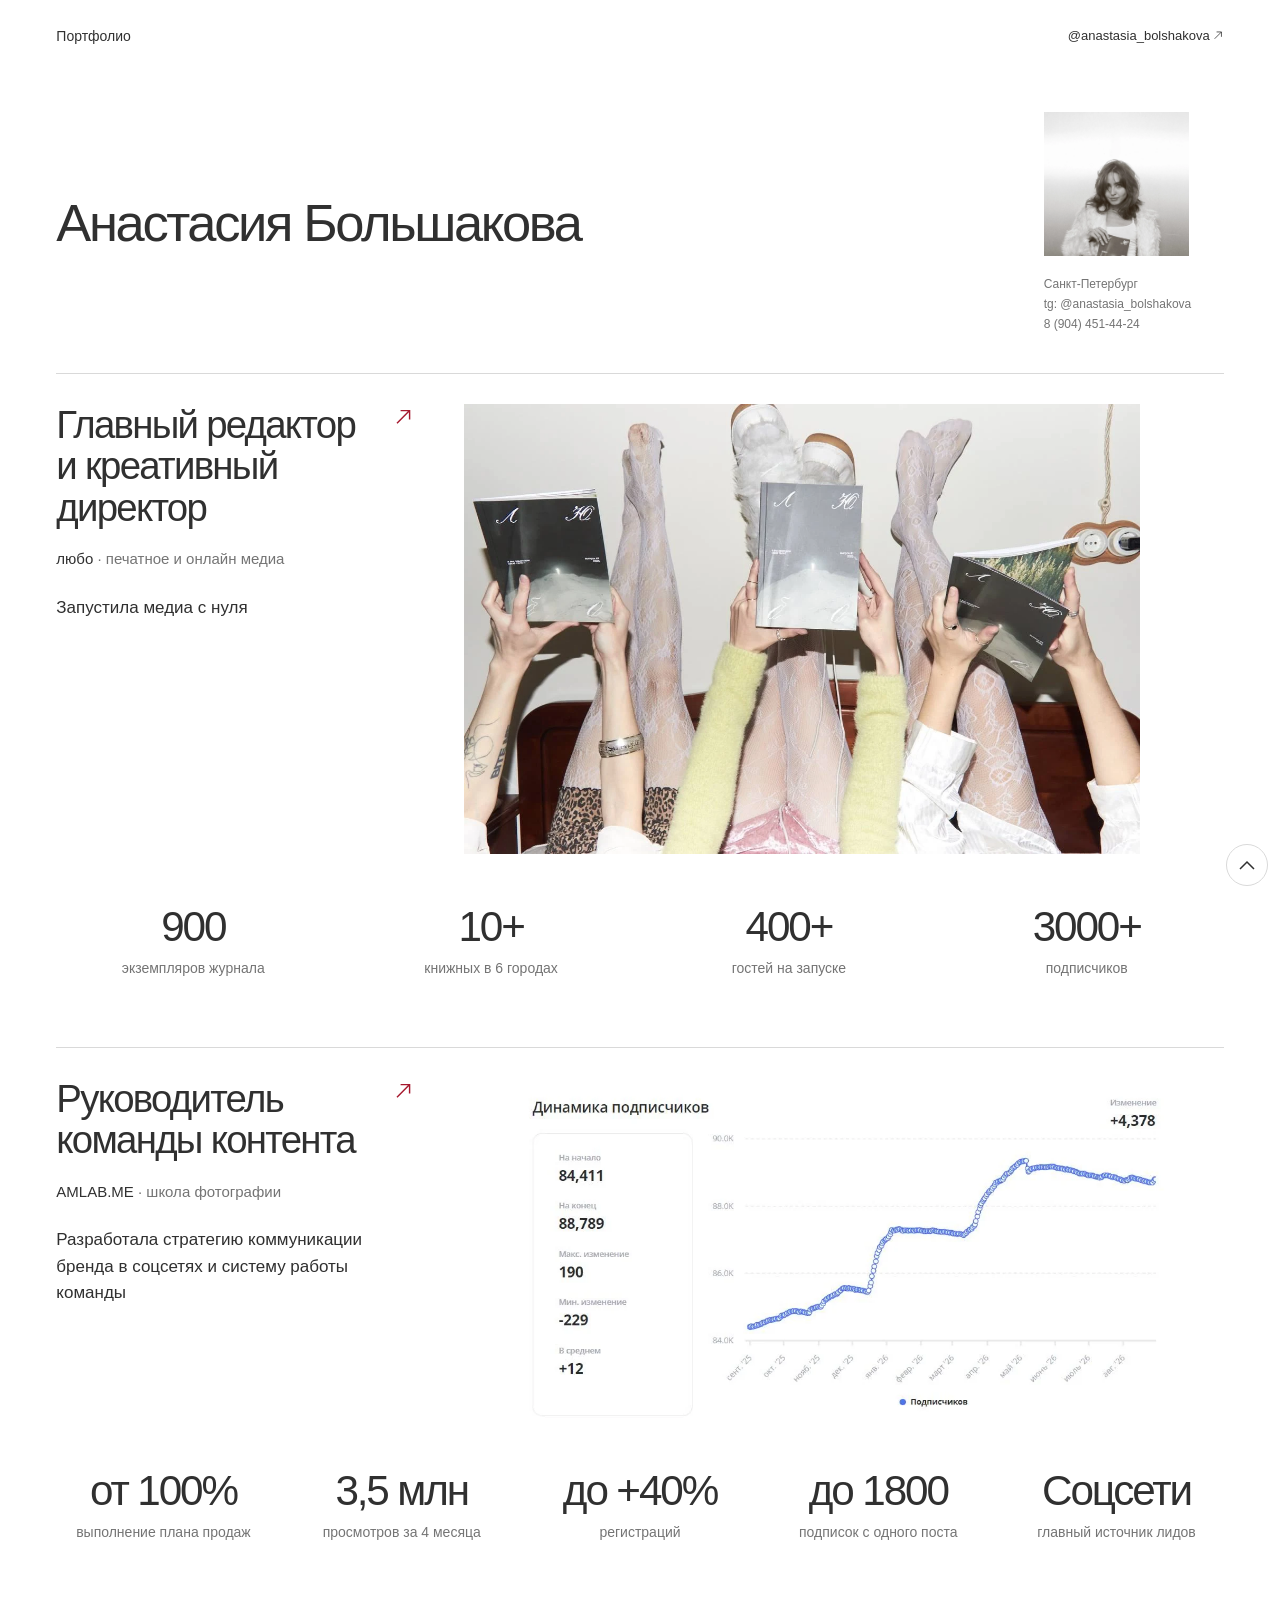
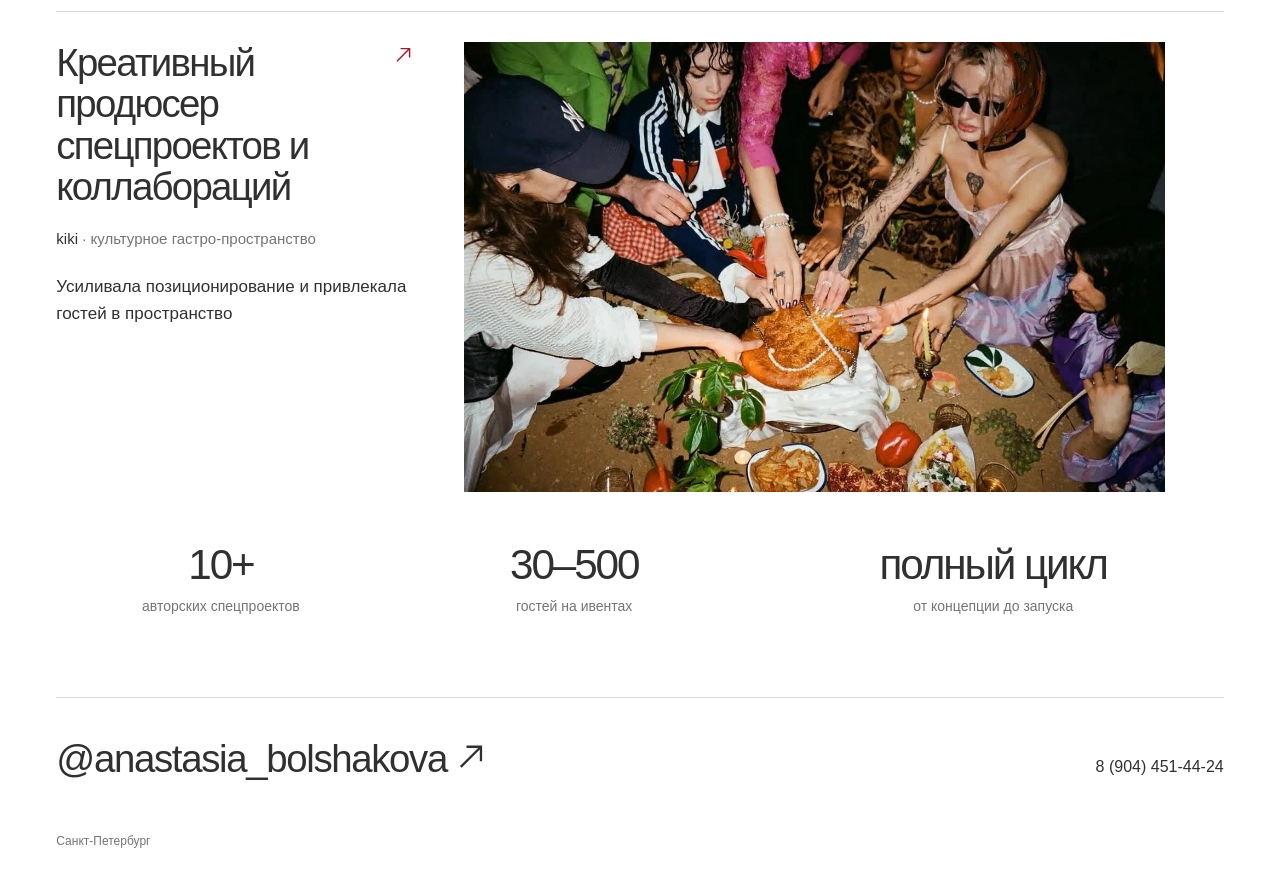
<file: index.html>
<!doctype html><html lang="ru" class="no-js"><head><meta charset="utf-8"><meta name="viewport" content="width=device-width,initial-scale=1"><meta name="color-scheme" content="light"><title>Анастасия Большакова — портфолио</title><meta name="description" content="Креативный продюсер, бренд-менеджер и редактор в культурных и образовательных проектах"><link rel="icon" href="assets/favicon.svg" type="image/svg+xml"><link rel="stylesheet" href="styles.css?v=20261105-layout24"><link rel="stylesheet" href="narrative.css?v=20261105-layout24"><link rel="stylesheet" href="collage.css?v=20261105-layout24"><link rel="stylesheet" href="lyubo.css?v=20261105-layout24"><link rel="stylesheet" href="refinements.css?v=20261105-layout24"><link rel="stylesheet" href="media-layout.css?v=20261105-mobile29"><script defer src="app.js?v=20261105-pan29"></script></head><body><a class="skip-link" href="#main">К содержанию</a><div id="page-top" tabindex="-1"></div><header class="site-header"><div class="header-inner"><span class="header-label">Портфолио</span><a class="nav-contact" href="https://t.me/anastasia_bolshakova" target="_blank" rel="noopener noreferrer"><span class="contact-handle">@anastasia_bolshakova&nbsp;<svg aria-hidden="true" focusable="false" width=".8em" height=".8em" viewBox="0 0 16 16" fill="none" stroke="currentColor" stroke-width="1.2"><path d="M2.5 13.5 13 3M5.5 3H13v7.5"/></svg></span><span class="contact-label">Связаться&nbsp;<svg aria-hidden="true" focusable="false" width=".8em" height=".8em" viewBox="0 0 16 16" fill="none" stroke="currentColor" stroke-width="1.2"><path d="M2.5 13.5 13 3M5.5 3H13v7.5"/></svg></span></a></div></header><a class="back-to-top" href="#page-top" aria-label="Наверх страницы" title="Наверх"><svg width="18" height="12" viewBox="0 0 18 12" fill="none" aria-hidden="true"><path d="m2 10 7-7 7 7" stroke="currentColor" stroke-width="1.5"/></svg></a><main id="main" class="shell case-home"><section class="home-hero"><div><h1>Анастасия Большакова</h1></div><div class="identity"><img class="" src="assets/revision/p02-image-01.webp" width="1385" height="1371" alt="Портрет Анастасии с журналом" loading="eager" decoding="async"><span>Санкт-Петербург</span><a class="" href="https://t.me/anastasia_bolshakova" target="_blank" rel="noopener noreferrer">tg: @anastasia_bolshakova</a><a href="tel:+79044514424">8 (904) 451-44-24</a></div></section><section id="projects" class="cases-section"><span id="skills"></span><div class="project-grid"><article class="project-card featured-case"><a class="project-main-link" href="lyubo.html"><div class="project-card-head"><h3>Главный редактор и креативный директор</h3><span class="arrow" aria-hidden="true"><svg aria-hidden="true" focusable="false" width=".8em" height=".8em" viewBox="0 0 16 16" fill="none" stroke="currentColor" stroke-width="1.2"><path d="M2.5 13.5 13 3M5.5 3H13v7.5"/></svg></span></div><p class="project-type"><span class="project-brand">любо</span> · печатное и онлайн медиа</p><div class="project-image"><img class="" src="assets/revision/p04-image-02.webp" width="1280" height="853" alt="Команда и героини съёмки с первым выпуском «Любо»" loading="eager" decoding="async"></div><p class="project-description">Запустила медиа с нуля</p></a><div class="project-proof"><dl class="home-metrics"><div><dt>экземпляров журнала</dt><dd>900</dd></div><div><dt>книжных в 6 городах</dt><dd>10+</dd></div><div><dt>гостей на запуске</dt><dd>400+</dd></div><div><dt>подписчиков</dt><dd>3000+</dd></div></dl></div></article><article class="project-card featured-case"><a class="project-main-link" href="amlab.html"><div class="project-card-head"><h3>Руководитель команды контента</h3><span class="arrow" aria-hidden="true"><svg aria-hidden="true" focusable="false" width=".8em" height=".8em" viewBox="0 0 16 16" fill="none" stroke="currentColor" stroke-width="1.2"><path d="M2.5 13.5 13 3M5.5 3H13v7.5"/></svg></span></div><p class="project-type"><span class="project-brand">AMLAB.ME</span> · школа фотографии</p><div class="project-image"><div class="growth-chart-full" aria-label="Динамика подписчиков"><img class="" src="assets/revision/p27-image-01.webp" width="1045" height="532" alt="Динамика подписчиков AMLAB после изменения стратегии: рост" loading="eager" decoding="async"></div></div><p class="project-description">Разработала стратегию коммуникации бренда в соцсетях и систему работы команды</p></a><div class="project-proof"><dl class="home-metrics"><div><dt>выполнение плана продаж</dt><dd>от 100%</dd></div><div><dt>просмотров за 4 месяца</dt><dd>3,5 млн</dd></div><div><dt>регистраций</dt><dd>до +40%</dd></div><div><dt>подписок с одного поста</dt><dd>до 1800</dd></div><div><dt>главный источник лидов</dt><dd>Соцсети</dd></div></dl></div></article><article class="project-card featured-case"><a class="project-main-link" href="kiki.html"><div class="project-card-head"><h3>Креативный продюсер спецпроектов и коллабораций</h3><span class="arrow" aria-hidden="true"><svg aria-hidden="true" focusable="false" width=".8em" height=".8em" viewBox="0 0 16 16" fill="none" stroke="currentColor" stroke-width="1.2"><path d="M2.5 13.5 13 3M5.5 3H13v7.5"/></svg></span></div><p class="project-type"><span class="project-brand">kiki</span> · культурное гастро-пространство</p><div class="project-image"><img class="" src="assets/revision/p35-image-03.webp" width="1280" height="822" alt="Гости за общим столом в KIKI" loading="eager" decoding="async"></div><p class="project-description">Усиливала позиционирование и привлекала гостей в пространство</p></a><div class="project-proof"><dl class="home-metrics"><div><dt>авторских спецпроектов</dt><dd>10+</dd></div><div><dt>гостей на ивентах</dt><dd>30–500</dd></div><div><dt>от концепции до запуска</dt><dd>полный цикл</dd></div></dl></div></article></div></section></main><footer class="shell"><div class="contact-footer"><div class="footer-links"><a class="" href="https://t.me/anastasia_bolshakova" target="_blank" rel="noopener noreferrer">@anastasia_bolshakova&nbsp;<svg aria-hidden="true" focusable="false" width=".8em" height=".8em" viewBox="0 0 16 16" fill="none" stroke="currentColor" stroke-width="1.2"><path d="M2.5 13.5 13 3M5.5 3H13v7.5"/></svg></a><a class="phone" href="tel:+79044514424">8 (904) 451-44-24</a></div></div><div class="footer-bottom"><span>Санкт-Петербург</span></div></footer></body></html>
</file>
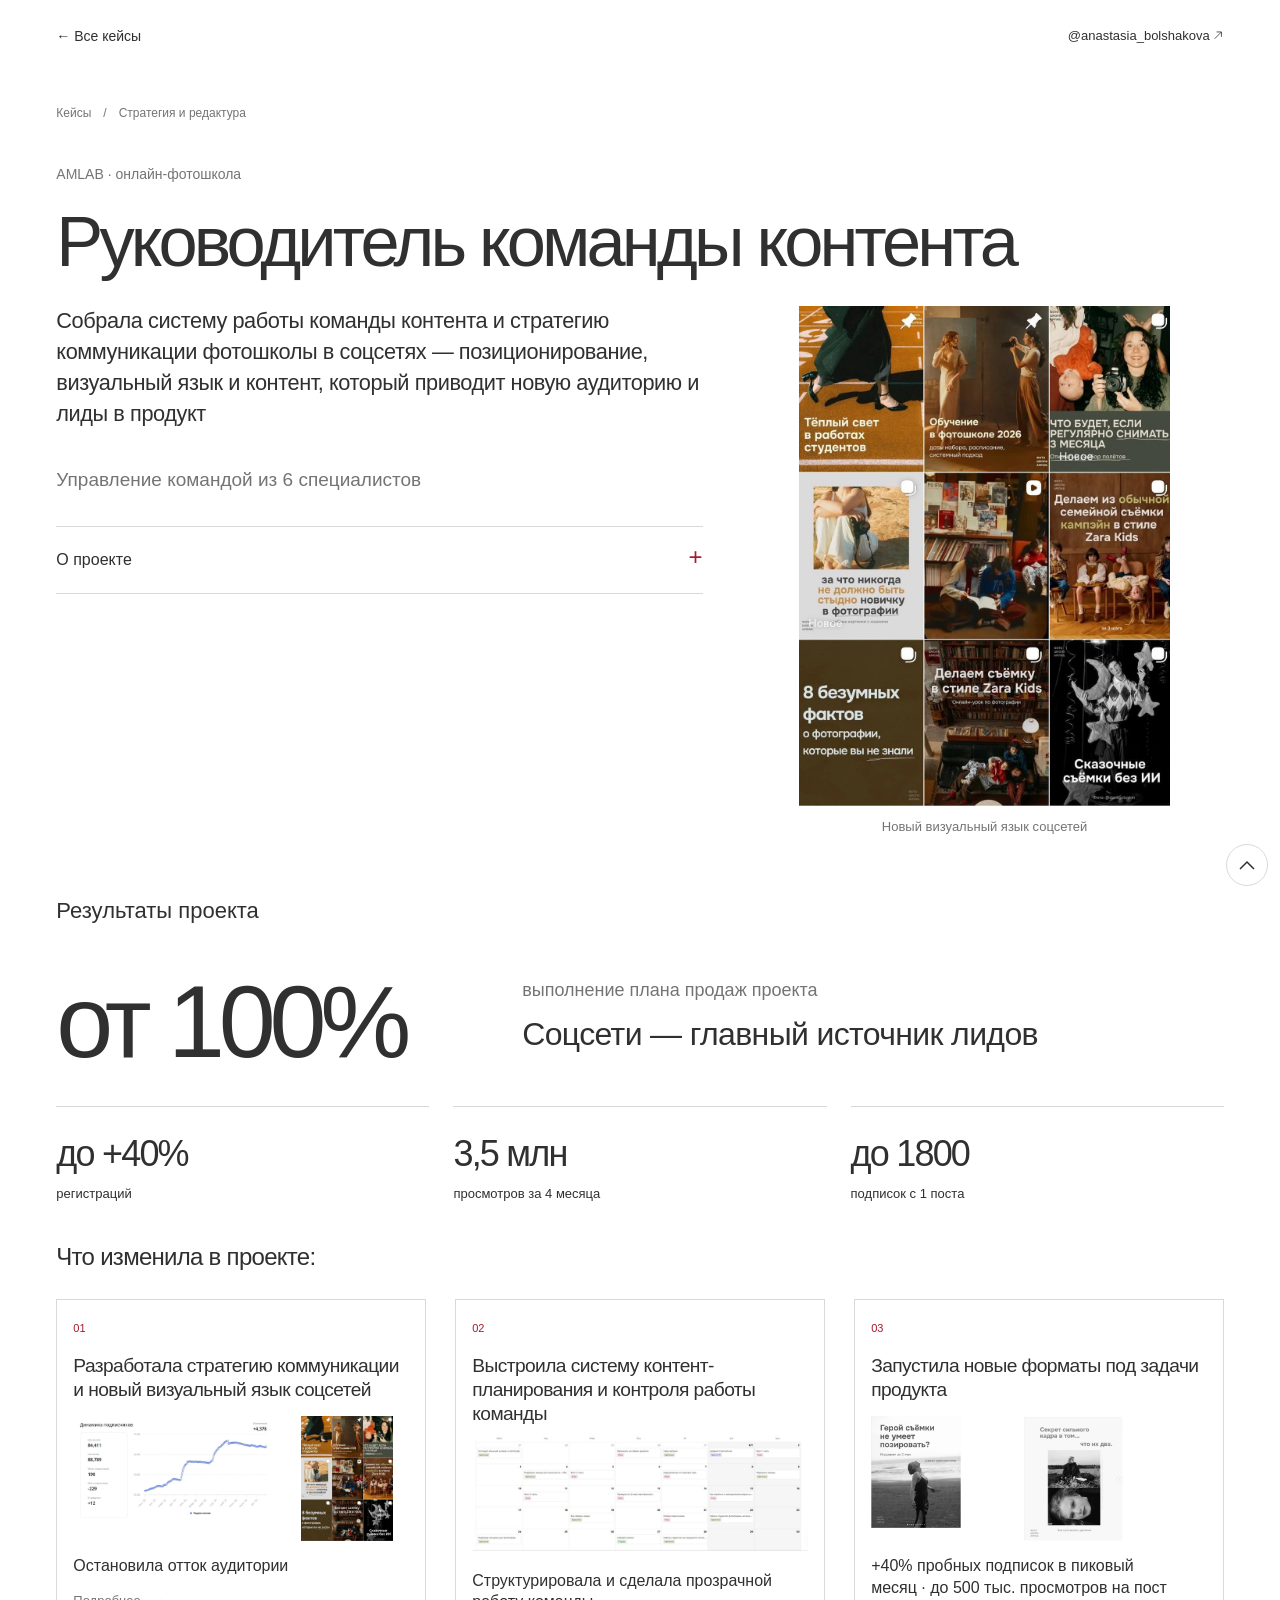
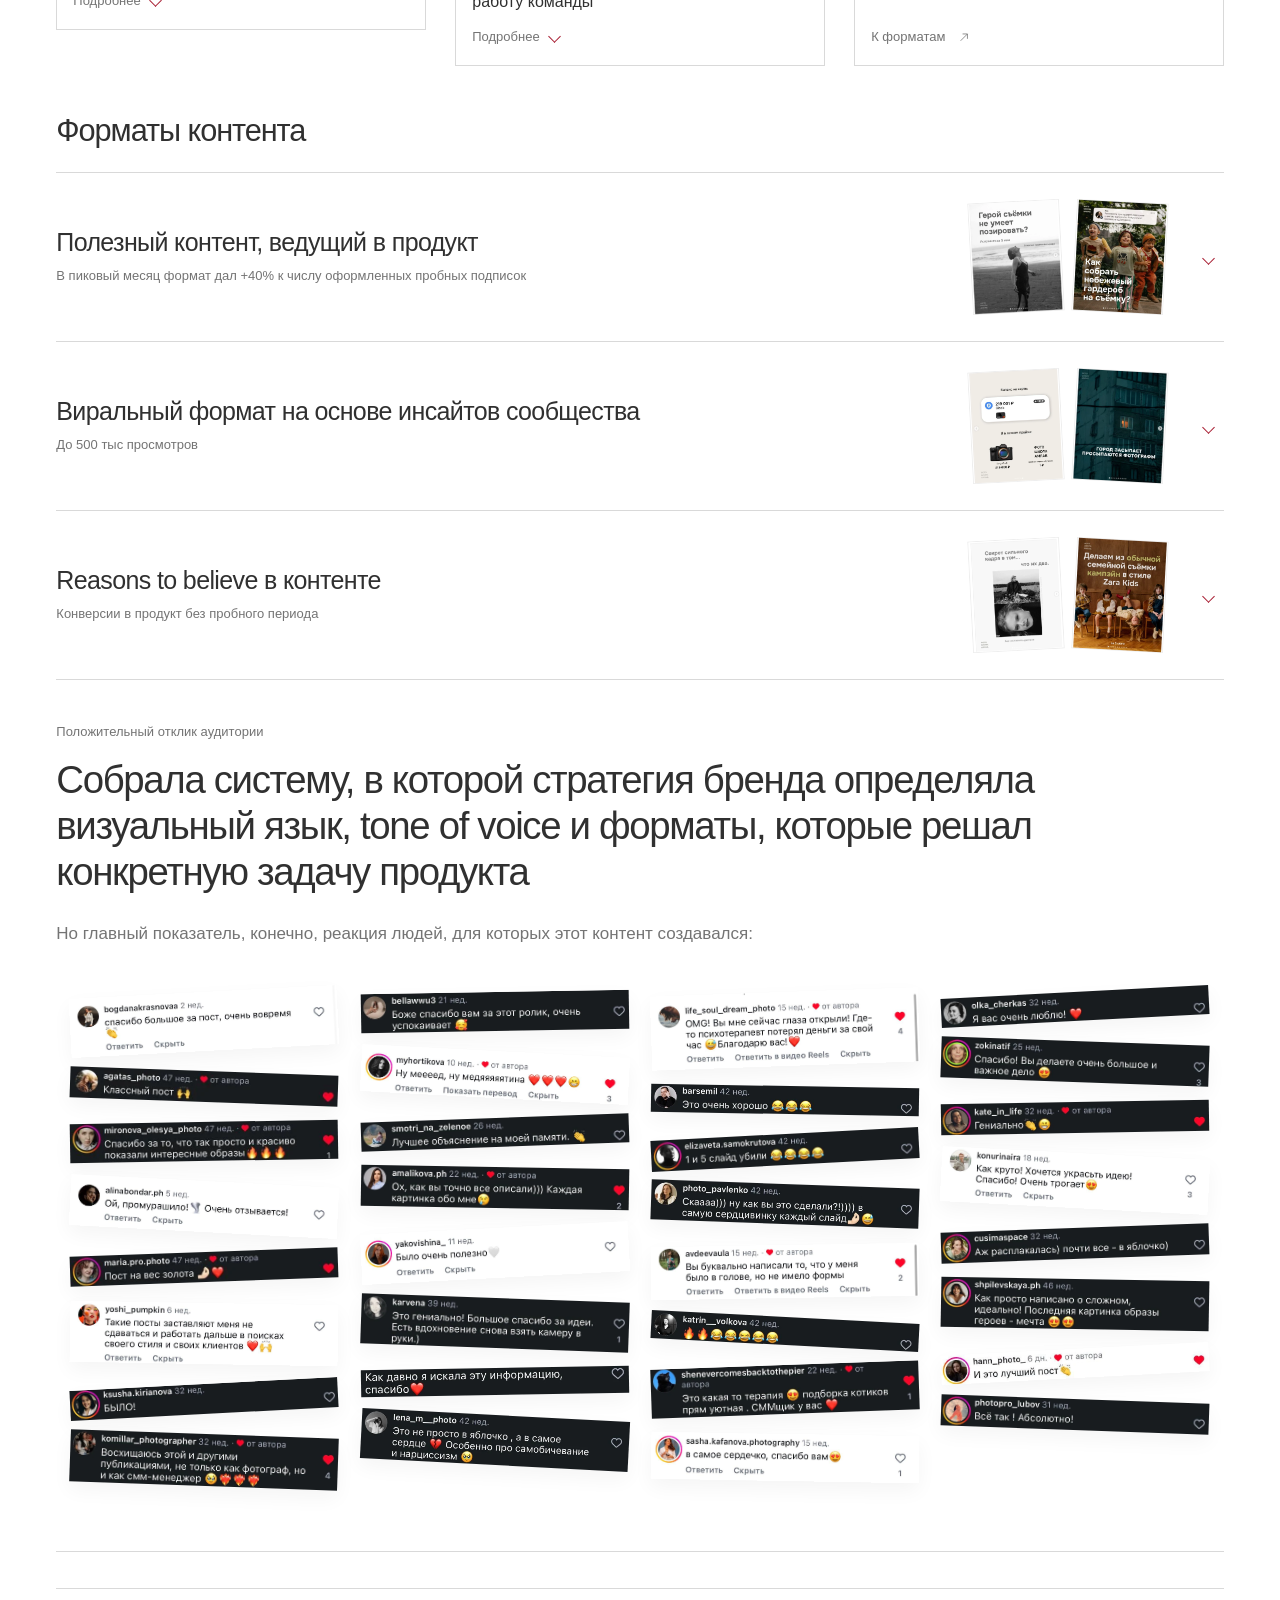
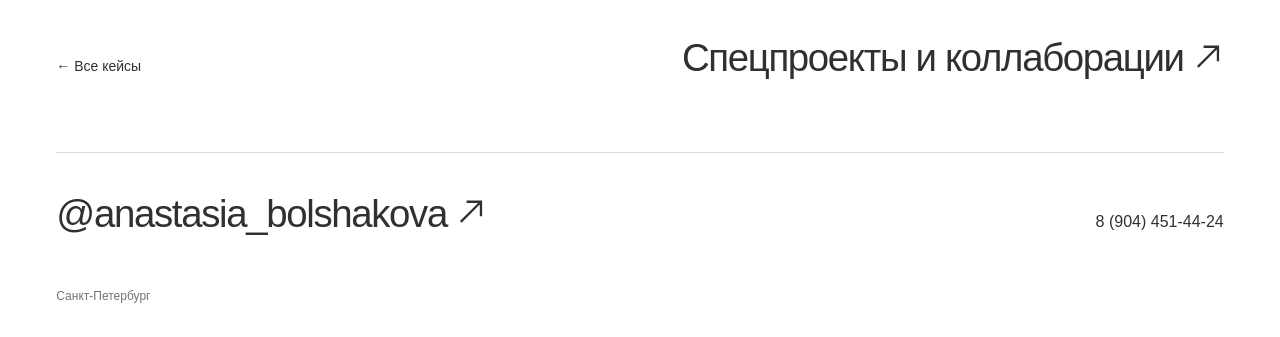
<file: amlab.html>
<!doctype html><html lang="ru" class="no-js"><head><meta charset="utf-8"><meta name="viewport" content="width=device-width,initial-scale=1"><meta name="color-scheme" content="light"><title>Стратегия коммуникации · AMLAB — портфолио</title><meta name="description" content="Креативный продюсер, бренд-менеджер и редактор в культурных и образовательных проектах"><link rel="icon" href="assets/favicon.svg" type="image/svg+xml"><link rel="stylesheet" href="styles.css?v=20261105-layout24"><link rel="stylesheet" href="amlab.css?v=20261105-cards28"><link rel="stylesheet" href="narrative.css?v=20261105-layout24"><link rel="stylesheet" href="collage.css?v=20261105-layout24"><link rel="stylesheet" href="lyubo.css?v=20261105-layout24"><link rel="stylesheet" href="refinements.css?v=20261105-layout24"><link rel="stylesheet" href="media-layout.css?v=20261105-mobile29"><script defer src="app.js?v=20261105-pan29"></script></head><body><a class="skip-link" href="#main">К содержанию</a><div id="page-top" tabindex="-1"></div><header class="site-header"><div class="header-inner"><a class="header-label" href="index.html#projects">← Все кейсы</a><a class="nav-contact" href="https://t.me/anastasia_bolshakova" target="_blank" rel="noopener noreferrer"><span class="contact-handle">@anastasia_bolshakova&nbsp;<svg aria-hidden="true" focusable="false" width=".8em" height=".8em" viewBox="0 0 16 16" fill="none" stroke="currentColor" stroke-width="1.2"><path d="M2.5 13.5 13 3M5.5 3H13v7.5"/></svg></span><span class="contact-label">Связаться&nbsp;<svg aria-hidden="true" focusable="false" width=".8em" height=".8em" viewBox="0 0 16 16" fill="none" stroke="currentColor" stroke-width="1.2"><path d="M2.5 13.5 13 3M5.5 3H13v7.5"/></svg></span></a></div></header><a class="back-to-top" href="#page-top" aria-label="Наверх страницы" title="Наверх"><svg width="18" height="12" viewBox="0 0 18 12" fill="none" aria-hidden="true"><path d="m2 10 7-7 7 7" stroke="currentColor" stroke-width="1.5"/></svg></a><main id="main" class="shell amlab-main"><section class="amlab-hero"><div class="amlab-breadcrumb"><a href="index.html#projects">Кейсы</a><span aria-hidden="true">/</span><span>Стратегия и редактура</span></div><p class="amlab-brand">AMLAB · онлайн-фотошкола</p><h1>Руководитель команды контента</h1><div class="amlab-hero-layout"><div><p class="amlab-intro">Собрала систему работы команды контента и стратегию коммуникации фотошколы в соцсетях — позиционирование, визуальный язык и контент, который приводит новую аудиторию и лиды в продукт</p><div class="amlab-block amlab-role" id="amlab-role"><p>Управление командой из 6 специалистов</p></div><details class="details"><summary>О проекте</summary><div class="details-body"><p>AMLAB — онлайн-школа фотографии.</p></div></details></div><div class="amlab-hero-proof"><figure class="media-figure "><button class="media-button" type="button" data-gallery="amlab-hero" aria-label="Увеличить: Лента AMLAB после создания визуального гайдлайна"><img class="" src="assets/revision/p28-image-01.webp" width="950" height="1280" alt="Лента AMLAB после создания визуального гайдлайна" loading="lazy" decoding="async"></button><figcaption>Новый визуальный язык соцсетей</figcaption></figure></div></div></section><section class="amlab-results-overview" aria-label="Результаты проекта"><h2>Результаты проекта</h2><div class="amlab-primary-result"><strong>от 100%</strong><div><p>выполнение плана продаж проекта</p><p>Соцсети — главный источник лидов</p></div></div><div class="project-result-strip"><div class="story-results"><span class="result-label">Результат</span><div class="result-tile"><strong class="result-number">до +40%</strong> регистраций</div><div class="result-tile"><strong class="result-number">3,5 млн</strong> просмотров за 4 месяца</div><div class="result-tile"><strong class="result-number">до 1800</strong>подписок с 1 поста</div></div></div></section><section class="change-overview" id="amlab-changes"><h2>Что изменила в проекте:</h2><div class="change-cards"><details id="amlab-foundation-panel" class="change-disclosure change-slot-1" name="project-changes"><summary class="change-card"><span class="change-number">01</span><h3>Разработала стратегию коммуникации и новый визуальный язык соцсетей</h3><span class="case-preview change-preview" aria-hidden="true"><img class="" src="assets/revision/p27-image-01.webp" width="1045" height="532" aria-hidden="true" alt="Динамика подписчиков AMLAB после изменения стратегии: рост" loading="lazy" decoding="async"><img class="" src="assets/revision/p28-image-01.webp" width="950" height="1280" aria-hidden="true" alt="Лента AMLAB после создания визуального гайдлайна" loading="lazy" decoding="async"></span><span class="change-outcome">Остановила отток аудитории</span><span class="change-open"><span class="when-closed">Подробнее</span><span class="when-open">Свернуть</span><i class="chevron" aria-hidden="true"></i></span></summary><div class="change-content amlab-panel-body"><section class="amlab-subcase" id="amlab-strategy"><h3 class="amlab-subcase-title">Разработка стратегии</h3><p>На основе глубинных интервью, портретов аудитории, конкурентов, брифа и продукта я сформулировала центральную идею коммуникации AMLAB — «Учим снимать уверенно»</p><div class="amlab-block " id="amlab-research"><p>В исследовании повторялись две проблемы: непонимание своих ошибок и следующих шагов; и неуверенность — в качестве работ, результате обучения и действиях на съёмке.</p></div><div class="amlab-block " id="amlab-principles"><h3>Отсюда два принципа коммуникации:</h3><p>Структурность — уверенность через понимание.</p><p>Забота — уверенность через поддержку.</p></div><div class="amlab-comparison amlab-compare-charts"><div class="amlab-compare-item"><h4 class="amlab-compare-label">До</h4><div class="amlab-compare-frame"><figure class="media-figure "><button class="media-button" type="button" data-gallery="comparison-27" aria-label="Увеличить: Динамика подписчиков AMLAB до изменения стратегии: отток"><img class="" src="assets/revision/p27-image-02.webp" width="1600" height="949" alt="Динамика подписчиков AMLAB до изменения стратегии: отток" loading="lazy" decoding="async"></button></figure></div></div><div class="amlab-compare-item"><h4 class="amlab-compare-label">После</h4><div class="amlab-compare-frame"><figure class="media-figure "><button class="media-button" type="button" data-gallery="comparison-27" aria-label="Увеличить: Динамика подписчиков AMLAB после изменения стратегии: рост"><img class="" src="assets/revision/p27-image-01.webp" width="1045" height="532" alt="Динамика подписчиков AMLAB после изменения стратегии: рост" loading="lazy" decoding="async"></button></figure></div></div></div></section><section class="amlab-subcase" id="amlab-visual"><h3 class="amlab-subcase-title">Создание и поддрежание гайдлайна для соцсетей</h3><p>сформулировала визуальное направление на основе стратегии бренда, собрала мудборд и ТЗ, курировала работу дизайнера и финально согласовывала решения.</p><div class="amlab-comparison amlab-compare-feeds"><div class="amlab-compare-item" id="amlab-visual-before"><h4 class="amlab-compare-label">До</h4><div class="amlab-compare-copy"><p>Разрозненный визуальный язык: разные палитры, типографика, обработка фото и принципы вёрстки. Лента не складывалась в единый образ бренда.</p></div><div class="amlab-compare-frame"><figure class="media-figure "><button class="media-button" type="button" data-gallery="comparison-28" aria-label="Увеличить: Лента AMLAB до создания визуального гайдлайна"><img class="" src="assets/revision/p28-image-02.webp" width="963" height="1280" alt="Лента AMLAB до создания визуального гайдлайна" loading="lazy" decoding="async"></button></figure></div></div><div class="amlab-compare-item" id="amlab-visual-after"><h4 class="amlab-compare-label">После</h4><div class="amlab-compare-copy"><p>Единая визуальная система с согласованной палитрой, типографикой, повторяемые принципы вёрстки и стиль фотографий</p></div><div class="amlab-compare-frame"><figure class="media-figure "><button class="media-button" type="button" data-gallery="comparison-28" aria-label="Увеличить: Лента AMLAB после создания визуального гайдлайна"><img class="" src="assets/revision/p28-image-01.webp" width="950" height="1280" alt="Лента AMLAB после создания визуального гайдлайна" loading="lazy" decoding="async"></button></figure></div></div></div><div class="amlab-block " id="amlab-visual-principles"><p>Эти принципы стали основой tone of voice и контентных форматов</p></div></section></div></details><details id="amlab-system" class="change-disclosure change-slot-2" name="project-changes"><summary class="change-card"><span class="change-number">02</span><h3>Выстроила систему контент-планирования и контроля работы команды</h3><span class="case-preview change-preview" aria-hidden="true"><img class="" src="assets/revision/p26-image-01.webp" width="1600" height="556" aria-hidden="true" alt="Единый контент-план AMLAB" loading="lazy" decoding="async"></span><span class="change-outcome">Структурировала и сделала прозрачной работу команды</span><span class="change-open"><span class="when-closed">Подробнее</span><span class="when-open">Свернуть</span><i class="chevron" aria-hidden="true"></i></span></summary><div class="change-content amlab-panel-body"><section class="amlab-block amlab-team" id="amlab-team"><h3>Структурировала работу в команде</h3><div class="amlab-team-comparison"><div><p><strong class="team-stage">До:</strong>контент согласовывался точечно самим основателем проекта, без общего планирования и финальной проверки материалов</p></div><div><p><strong class="team-stage">После:</strong>я ввела единый контент-план и финальный редакционный и визуальный контроль всех материалов до публикации.</p></div></div><div class="amlab-calendar"><figure class="media-figure "><button class="media-button" type="button" data-gallery="content-calendar" aria-label="Увеличить: Единый контент-план AMLAB"><img class="" src="assets/revision/p26-image-01.webp" width="1600" height="556" alt="Единый контент-план AMLAB" loading="lazy" decoding="async"></button></figure></div></section><section class="amlab-block amlab-tasks"><h3>Мои задачи:</h3><ul><li>Координировала работу команды монтажёров, копирайтеров и дизайнеров (команда фрилансеров из 6 человек)</li><li>Разрабатывала и запускала новые форматы и механики привлечения аудитории</li><li>Реализовывала контент-стратегию с разными форматами для всех этапов клиентского пути и задач: повышения узнаваемости, формирование лояльности, генерация лидов</li><li>Анализировала эффективность контента по результатам привлечённых лидов, клиентов, err, динамике подписчиков, охватов и на основе результатов корректировала контент-план</li><li>Нанимала и онбордила людей в команду</li></ul></section></div></details><a class="change-card change-slot-3" href="#amlab-formats"><span class="change-number">03</span><h3>Запустила новые форматы под задачи продукта</h3><span class="case-preview change-preview" aria-hidden="true"><img class="" src="assets/revision/p30-image-03.webp" width="600" height="748" aria-hidden="true" alt="Обложка «Герой съёмки не умеет позировать?»" loading="lazy" decoding="async"><img class="" src="assets/revision/p32-image-01.webp" width="600" height="749" aria-hidden="true" alt="Обложка «Секрет сильного кадра в том, что их два»" loading="lazy" decoding="async"></span><span class="change-outcome">+40% пробных подписок в пиковый месяц · до 500 тыс. просмотров на пост</span><span class="change-open">К форматам&nbsp;<svg aria-hidden="true" focusable="false" width=".8em" height=".8em" viewBox="0 0 16 16" fill="none" stroke="currentColor" stroke-width="1.2"><path d="M2.5 13.5 13 3M5.5 3H13v7.5"/></svg></span></a></div></section><div class="amlab-panels"><h2 class="format-heading" id="amlab-formats">Форматы контента</h2><details class="amlab-panel" id="amlab-useful"><summary class="amlab-panel-summary"><span class="amlab-panel-name"><strong>Полезный контент, ведущий в продукт</strong><span>В пиковый месяц формат дал +40% к числу оформленных пробных подписок</span></span><span class="case-preview " aria-hidden="true"><img class="" src="assets/revision/p30-image-03.webp" width="600" height="748" aria-hidden="true" alt="Обложка «Герой съёмки не умеет позировать?»" loading="lazy" decoding="async"><img class="" src="assets/revision/p30-image-06.webp" width="595" height="747" aria-hidden="true" alt="Обложка «Как собрать небежевый гардероб на съёмку?»" loading="lazy" decoding="async"></span><span class="amlab-panel-icon" aria-hidden="true"><i class="chevron"></i></span></summary><div class="amlab-panel-body"><div class="amlab-outcomes"><span class="amlab-label">Результат</span><p>Сейчас это основной тип контента, ведущий в продукт</p></div><div class="amlab-method-grid"><div class="amlab-block " id="useful-goal"><h3>Задача:</h3><p>Увеличить количество оформлений пробной подписки на школу</p></div><div class="amlab-block " id="useful-solution"><h3>Решение:</h3><p>Я построила часть полезного контента на основе уроков из пробного доступа и болей аудитории, взятых из глубинных интервью</p></div></div><div class="amlab-block amlab-content-path" id="useful-path"><p>Проблема → полезный контент, частично решающий проблему → конкретный урок в триале, закрывающий боль → знакомство с продуктом</p></div><div class="amlab-block" id="useful-examples"><h3>Роль: автор идеи, редактор</h3><div class="amlab-example-pair"><article class="content-example amlab-example" id="useful-0"><div class="publication-result"><p class="publication-result-label">Результат публикации</p><dl class="publication-metrics" data-metrics-for="useful-0"><div class="publication-metric"><dt>Просмотры</dt><dd>109 338</dd></div><div class="publication-metric"><dt>Сохранения</dt><dd>4,1 тыс.</dd></div><div class="publication-metric"><dt>Подписки</dt><dd>495</dd></div></dl></div><div class="publication-reader" data-publication-reader="useful-0" data-complete="true"><div class="reader-heading"><span>Публикация целиком</span></div><div class="reader-track" tabindex="0" aria-label="Карточки публикации"><div class="reader-slide" data-reader-slide="1"><figure class="media-figure"><button class="media-button" type="button" data-gallery="publication-useful-0" aria-label="Увеличить: Герой съёмки не умеет позировать? — слайд 1"><img src="assets/publications/useful-0/01.jpg" width="1080" height="1350" alt="Герой съёмки не умеет позировать? — слайд 1" loading="lazy" decoding="async"></button></figure></div><div class="reader-slide" data-reader-slide="2"><figure class="media-figure"><button class="media-button" type="button" data-gallery="publication-useful-0" aria-label="Увеличить: Герой съёмки не умеет позировать? — слайд 2"><img src="assets/publications/useful-0/02.jpg" width="1080" height="1350" alt="Герой съёмки не умеет позировать? — слайд 2" loading="lazy" decoding="async"></button></figure></div><div class="reader-slide" data-reader-slide="3"><figure class="media-figure"><button class="media-button" type="button" data-gallery="publication-useful-0" aria-label="Увеличить: Герой съёмки не умеет позировать? — слайд 3"><img src="assets/publications/useful-0/03.jpg" width="1080" height="1350" alt="Герой съёмки не умеет позировать? — слайд 3" loading="lazy" decoding="async"></button></figure></div><div class="reader-slide" data-reader-slide="4"><figure class="media-figure"><button class="media-button" type="button" data-gallery="publication-useful-0" aria-label="Увеличить: Герой съёмки не умеет позировать? — слайд 4"><img src="assets/publications/useful-0/04.jpg" width="1080" height="1350" alt="Герой съёмки не умеет позировать? — слайд 4" loading="lazy" decoding="async"></button></figure></div><div class="reader-slide" data-reader-slide="5"><figure class="media-figure"><button class="media-button" type="button" data-gallery="publication-useful-0" aria-label="Увеличить: Герой съёмки не умеет позировать? — слайд 5"><img src="assets/publications/useful-0/05.jpg" width="1080" height="1350" alt="Герой съёмки не умеет позировать? — слайд 5" loading="lazy" decoding="async"></button></figure></div><div class="reader-slide" data-reader-slide="6"><video controls playsinline preload="metadata" data-publication-video width="720" height="900" aria-label="Герой съёмки не умеет позировать? — видеослайд 6"><source src="assets/publications/useful-0/06.mp4" type="video/mp4"></video></div><div class="reader-slide" data-reader-slide="7"><figure class="media-figure"><button class="media-button" type="button" data-gallery="publication-useful-0" aria-label="Увеличить: Герой съёмки не умеет позировать? — слайд 7"><img src="assets/publications/useful-0/07.jpg" width="1080" height="1350" alt="Герой съёмки не умеет позировать? — слайд 7" loading="lazy" decoding="async"></button></figure></div><div class="reader-slide" data-reader-slide="8"><figure class="media-figure"><button class="media-button" type="button" data-gallery="publication-useful-0" aria-label="Увеличить: Герой съёмки не умеет позировать? — слайд 8"><img src="assets/publications/useful-0/08.jpg" width="1080" height="1350" alt="Герой съёмки не умеет позировать? — слайд 8" loading="lazy" decoding="async"></button></figure></div><div class="reader-slide" data-reader-slide="9"><video controls playsinline preload="metadata" data-publication-video width="720" height="900" aria-label="Герой съёмки не умеет позировать? — видеослайд 9"><source src="assets/publications/useful-0/09.mp4" type="video/mp4"></video></div><div class="reader-slide" data-reader-slide="10"><figure class="media-figure"><button class="media-button" type="button" data-gallery="publication-useful-0" aria-label="Увеличить: Герой съёмки не умеет позировать? — слайд 10"><img src="assets/publications/useful-0/10.jpg" width="1080" height="1350" alt="Герой съёмки не умеет позировать? — слайд 10" loading="lazy" decoding="async"></button></figure></div></div><div class="reader-controls"><button type="button" data-reader-prev aria-label="Предыдущая карточка" disabled>←</button><span data-reader-count aria-live="polite">1 / 10</span><button type="button" data-reader-next aria-label="Следующая карточка">→</button></div><a class="example-link" href="https://www.instagram.com/p/DVvzHUVDZtF/?stkn=MTF3cDRqNzZzZ3JsOQ%3D%3D" target="_blank" rel="noopener noreferrer">Оригинал публикации&nbsp;<svg aria-hidden="true" focusable="false" width=".8em" height=".8em" viewBox="0 0 16 16" fill="none" stroke="currentColor" stroke-width="1.2"><path d="M2.5 13.5 13 3M5.5 3H13v7.5"/></svg></a></div><details class="details"><summary>Скриншот статистики</summary><div class="details-body"><div class="media-set single "><figure class="media-figure "><button class="media-button" type="button" data-gallery="useful-0-stats" aria-label="Увеличить: Статистика полезного поста «Герой съёмки не умеет позировать?»"><img class="" src="assets/revision/p30-image-01.webp" width="588" height="1280" alt="Статистика полезного поста «Герой съёмки не умеет позировать?»" loading="lazy" decoding="async"></button></figure></div></div></details></article><article class="content-example amlab-example" id="useful-1"><div class="publication-result"><p class="publication-result-label">Результат публикации</p><dl class="publication-metrics" data-metrics-for="useful-1"><div class="publication-metric"><dt>Просмотры</dt><dd>179 406</dd></div><div class="publication-metric"><dt>Сохранения</dt><dd>2,5 тыс.</dd></div><div class="publication-metric"><dt>Подписки</dt><dd>278</dd></div></dl></div><div class="publication-reader" data-publication-reader="useful-1" data-complete="true"><div class="reader-heading"><span>Публикация целиком</span></div><div class="reader-track" tabindex="0" aria-label="Карточки публикации"><div class="reader-slide" data-reader-slide="1"><figure class="media-figure"><button class="media-button" type="button" data-gallery="publication-useful-1" aria-label="Увеличить: Как собрать небежевый гардероб на съёмку? — слайд 1"><img src="assets/publications/useful-1/01.jpg" width="1080" height="1350" alt="Как собрать небежевый гардероб на съёмку? — слайд 1" loading="lazy" decoding="async"></button></figure></div><div class="reader-slide" data-reader-slide="2"><figure class="media-figure"><button class="media-button" type="button" data-gallery="publication-useful-1" aria-label="Увеличить: Как собрать небежевый гардероб на съёмку? — слайд 2"><img src="assets/publications/useful-1/02.jpg" width="1080" height="1350" alt="Как собрать небежевый гардероб на съёмку? — слайд 2" loading="lazy" decoding="async"></button></figure></div><div class="reader-slide" data-reader-slide="3"><figure class="media-figure"><button class="media-button" type="button" data-gallery="publication-useful-1" aria-label="Увеличить: Как собрать небежевый гардероб на съёмку? — слайд 3"><img src="assets/publications/useful-1/03.jpg" width="1080" height="1350" alt="Как собрать небежевый гардероб на съёмку? — слайд 3" loading="lazy" decoding="async"></button></figure></div><div class="reader-slide" data-reader-slide="4"><figure class="media-figure"><button class="media-button" type="button" data-gallery="publication-useful-1" aria-label="Увеличить: Как собрать небежевый гардероб на съёмку? — слайд 4"><img src="assets/publications/useful-1/04.jpg" width="1080" height="1350" alt="Как собрать небежевый гардероб на съёмку? — слайд 4" loading="lazy" decoding="async"></button></figure></div><div class="reader-slide" data-reader-slide="5"><figure class="media-figure"><button class="media-button" type="button" data-gallery="publication-useful-1" aria-label="Увеличить: Как собрать небежевый гардероб на съёмку? — слайд 5"><img src="assets/publications/useful-1/05.jpg" width="1080" height="1350" alt="Как собрать небежевый гардероб на съёмку? — слайд 5" loading="lazy" decoding="async"></button></figure></div><div class="reader-slide" data-reader-slide="6"><figure class="media-figure"><button class="media-button" type="button" data-gallery="publication-useful-1" aria-label="Увеличить: Как собрать небежевый гардероб на съёмку? — слайд 6"><img src="assets/publications/useful-1/06.jpg" width="1080" height="1350" alt="Как собрать небежевый гардероб на съёмку? — слайд 6" loading="lazy" decoding="async"></button></figure></div><div class="reader-slide" data-reader-slide="7"><figure class="media-figure"><button class="media-button" type="button" data-gallery="publication-useful-1" aria-label="Увеличить: Как собрать небежевый гардероб на съёмку? — слайд 7"><img src="assets/publications/useful-1/07.jpg" width="1080" height="1350" alt="Как собрать небежевый гардероб на съёмку? — слайд 7" loading="lazy" decoding="async"></button></figure></div><div class="reader-slide" data-reader-slide="8"><figure class="media-figure"><button class="media-button" type="button" data-gallery="publication-useful-1" aria-label="Увеличить: Как собрать небежевый гардероб на съёмку? — слайд 8"><img src="assets/publications/useful-1/08.jpg" width="1080" height="1350" alt="Как собрать небежевый гардероб на съёмку? — слайд 8" loading="lazy" decoding="async"></button></figure></div><div class="reader-slide" data-reader-slide="9"><figure class="media-figure"><button class="media-button" type="button" data-gallery="publication-useful-1" aria-label="Увеличить: Как собрать небежевый гардероб на съёмку? — слайд 9"><img src="assets/publications/useful-1/09.jpg" width="1080" height="1350" alt="Как собрать небежевый гардероб на съёмку? — слайд 9" loading="lazy" decoding="async"></button></figure></div><div class="reader-slide" data-reader-slide="10"><figure class="media-figure"><button class="media-button" type="button" data-gallery="publication-useful-1" aria-label="Увеличить: Как собрать небежевый гардероб на съёмку? — слайд 10"><img src="assets/publications/useful-1/10.jpg" width="1080" height="1350" alt="Как собрать небежевый гардероб на съёмку? — слайд 10" loading="lazy" decoding="async"></button></figure></div><div class="reader-slide" data-reader-slide="11"><figure class="media-figure"><button class="media-button" type="button" data-gallery="publication-useful-1" aria-label="Увеличить: Как собрать небежевый гардероб на съёмку? — слайд 11"><img src="assets/publications/useful-1/11.jpg" width="1080" height="1350" alt="Как собрать небежевый гардероб на съёмку? — слайд 11" loading="lazy" decoding="async"></button></figure></div><div class="reader-slide" data-reader-slide="12"><figure class="media-figure"><button class="media-button" type="button" data-gallery="publication-useful-1" aria-label="Увеличить: Как собрать небежевый гардероб на съёмку? — слайд 12"><img src="assets/publications/useful-1/12.jpg" width="1080" height="1350" alt="Как собрать небежевый гардероб на съёмку? — слайд 12" loading="lazy" decoding="async"></button></figure></div><div class="reader-slide" data-reader-slide="13"><figure class="media-figure"><button class="media-button" type="button" data-gallery="publication-useful-1" aria-label="Увеличить: Как собрать небежевый гардероб на съёмку? — слайд 13"><img src="assets/publications/useful-1/13.jpg" width="1080" height="1350" alt="Как собрать небежевый гардероб на съёмку? — слайд 13" loading="lazy" decoding="async"></button></figure></div><div class="reader-slide" data-reader-slide="14"><figure class="media-figure"><button class="media-button" type="button" data-gallery="publication-useful-1" aria-label="Увеличить: Как собрать небежевый гардероб на съёмку? — слайд 14"><img src="assets/publications/useful-1/14.jpg" width="1080" height="1350" alt="Как собрать небежевый гардероб на съёмку? — слайд 14" loading="lazy" decoding="async"></button></figure></div><div class="reader-slide" data-reader-slide="15"><figure class="media-figure"><button class="media-button" type="button" data-gallery="publication-useful-1" aria-label="Увеличить: Как собрать небежевый гардероб на съёмку? — слайд 15"><img src="assets/publications/useful-1/15.jpg" width="1080" height="1350" alt="Как собрать небежевый гардероб на съёмку? — слайд 15" loading="lazy" decoding="async"></button></figure></div><div class="reader-slide" data-reader-slide="16"><figure class="media-figure"><button class="media-button" type="button" data-gallery="publication-useful-1" aria-label="Увеличить: Как собрать небежевый гардероб на съёмку? — слайд 16"><img src="assets/publications/useful-1/16.jpg" width="1080" height="1350" alt="Как собрать небежевый гардероб на съёмку? — слайд 16" loading="lazy" decoding="async"></button></figure></div></div><div class="reader-controls"><button type="button" data-reader-prev aria-label="Предыдущая карточка" disabled>←</button><span data-reader-count aria-live="polite">1 / 16</span><button type="button" data-reader-next aria-label="Следующая карточка">→</button></div><a class="example-link" href="https://www.instagram.com/p/DQJh6Q9DYEZ?img_index=11" target="_blank" rel="noopener noreferrer">Оригинал публикации&nbsp;<svg aria-hidden="true" focusable="false" width=".8em" height=".8em" viewBox="0 0 16 16" fill="none" stroke="currentColor" stroke-width="1.2"><path d="M2.5 13.5 13 3M5.5 3H13v7.5"/></svg></a></div><details class="details"><summary>Скриншот статистики</summary><div class="details-body"><div class="media-set single "><figure class="media-figure "><button class="media-button" type="button" data-gallery="useful-1-stats" aria-label="Увеличить: Статистика поста «Как собрать небежевый гардероб на съёмку?»"><img class="" src="assets/revision/p30-image-04.webp" width="588" height="1280" alt="Статистика поста «Как собрать небежевый гардероб на съёмку?»" loading="lazy" decoding="async"></button></figure></div></div></details></article></div></div></div></details><details class="amlab-panel" id="amlab-viral"><summary class="amlab-panel-summary"><span class="amlab-panel-name"><strong>Виральный формат на основе инсайтов сообщества</strong><span>До 500 тыс просмотров</span></span><span class="case-preview " aria-hidden="true"><img class="" src="assets/revision/p31-image-04.webp" width="597" height="745" aria-hidden="true" alt="Юмористическая карточка: баланс и стоимость камеры" loading="lazy" decoding="async"><img class="" src="assets/revision/p31-image-02.webp" width="596" height="745" aria-hidden="true" alt="Обложка «Город засыпает — просыпаются фотографы»" loading="lazy" decoding="async"></span><span class="amlab-panel-icon" aria-hidden="true"><i class="chevron"></i></span></summary><div class="amlab-panel-body"><div class="amlab-outcomes"><span class="amlab-label">Результат</span><p>формат приносил от 30 до 1000 репостов в сторис, от 70 тыс. до 500 тыс. просмотров на пост</p></div><div class="amlab-method-grid"><div class="amlab-block " id="viral-goal"><h3>Задача:</h3><p>Повысить охваты</p></div><div class="amlab-block " id="viral-solution"><h3>Решение:</h3><p>Внедрила формат смешных и поддерживающих карточек</p></div></div><div class="amlab-example-pair"><article class="content-example" id="viral-editor"><div class="example-heading"><h4>Роль: редактор</h4></div><div class="publication-result"><p class="publication-result-label">Результат публикации</p><dl class="publication-metrics" data-metrics-for="viral-editor"><div class="publication-metric"><dt>Просмотры</dt><dd>552 267</dd></div><div class="publication-metric"><dt>Сохранения</dt><dd>1,2 тыс.</dd></div><div class="publication-metric"><dt>Подписки</dt><dd>218</dd></div></dl></div><div class="publication-reader" data-publication-reader="viral-editor" data-complete="true"><div class="reader-heading"><span>Публикация целиком</span></div><div class="reader-track" tabindex="0" aria-label="Карточки публикации"><div class="reader-slide" data-reader-slide="1"><figure class="media-figure"><button class="media-button" type="button" data-gallery="publication-viral-editor" aria-label="Увеличить: Фотографы в своём прайме — слайд 1"><img src="assets/publications/viral-editor/01.jpg" width="1080" height="1356" alt="Фотографы в своём прайме — слайд 1" loading="lazy" decoding="async"></button></figure></div><div class="reader-slide" data-reader-slide="2"><figure class="media-figure"><button class="media-button" type="button" data-gallery="publication-viral-editor" aria-label="Увеличить: Фотографы в своём прайме — слайд 2"><img src="assets/publications/viral-editor/02.jpg" width="1080" height="1356" alt="Фотографы в своём прайме — слайд 2" loading="lazy" decoding="async"></button></figure></div><div class="reader-slide" data-reader-slide="3"><figure class="media-figure"><button class="media-button" type="button" data-gallery="publication-viral-editor" aria-label="Увеличить: Фотографы в своём прайме — слайд 3"><img src="assets/publications/viral-editor/03.jpg" width="1080" height="1356" alt="Фотографы в своём прайме — слайд 3" loading="lazy" decoding="async"></button></figure></div><div class="reader-slide" data-reader-slide="4"><figure class="media-figure"><button class="media-button" type="button" data-gallery="publication-viral-editor" aria-label="Увеличить: Фотографы в своём прайме — слайд 4"><img src="assets/publications/viral-editor/04.jpg" width="1080" height="1356" alt="Фотографы в своём прайме — слайд 4" loading="lazy" decoding="async"></button></figure></div><div class="reader-slide" data-reader-slide="5"><figure class="media-figure"><button class="media-button" type="button" data-gallery="publication-viral-editor" aria-label="Увеличить: Фотографы в своём прайме — слайд 5"><img src="assets/publications/viral-editor/05.jpg" width="1080" height="1356" alt="Фотографы в своём прайме — слайд 5" loading="lazy" decoding="async"></button></figure></div></div><div class="reader-controls"><button type="button" data-reader-prev aria-label="Предыдущая карточка" disabled>←</button><span data-reader-count aria-live="polite">1 / 5</span><button type="button" data-reader-next aria-label="Следующая карточка">→</button></div><a class="example-link" href="https://www.instagram.com/p/DapwJx6DSGL/?stkn=YTc1OGptMzVkZWcy&amp;img_index=1" target="_blank" rel="noopener noreferrer">Оригинал публикации&nbsp;<svg aria-hidden="true" focusable="false" width=".8em" height=".8em" viewBox="0 0 16 16" fill="none" stroke="currentColor" stroke-width="1.2"><path d="M2.5 13.5 13 3M5.5 3H13v7.5"/></svg></a></div><details class="details"><summary>Скриншот статистики</summary><div class="details-body"><div class="media-set single "><figure class="media-figure "><button class="media-button" type="button" data-gallery="viral-editor-stats" aria-label="Увеличить: Статистика юмористического поста о камере"><img class="" src="assets/revision/p31-image-05.webp" width="588" height="1280" alt="Статистика юмористического поста о камере" loading="lazy" decoding="async"></button></figure></div></div></details></article><article class="content-example" id="viral-author"><div class="example-heading"><h4>Роль: автор</h4></div><div class="publication-result"><p class="publication-result-label">Результат публикации</p><dl class="publication-metrics" data-metrics-for="viral-author"><div class="publication-metric"><dt>Просмотры</dt><dd>141 451</dd></div><div class="publication-metric"><dt>Сохранения</dt><dd>440</dd></div><div class="publication-metric"><dt>Подписки</dt><dd>80</dd></div></dl></div><div class="publication-reader" data-publication-reader="viral-author" data-complete="true"><div class="reader-heading"><span>Публикация целиком</span></div><div class="reader-track" tabindex="0" aria-label="Карточки публикации"><div class="reader-slide" data-reader-slide="1"><figure class="media-figure"><button class="media-button" type="button" data-gallery="publication-viral-author" aria-label="Увеличить: Город засыпает — просыпаются фотографы — слайд 1"><img src="assets/publications/viral-author/01.jpg" width="1080" height="1350" alt="Город засыпает — просыпаются фотографы — слайд 1" loading="lazy" decoding="async"></button></figure></div><div class="reader-slide" data-reader-slide="2"><figure class="media-figure"><button class="media-button" type="button" data-gallery="publication-viral-author" aria-label="Увеличить: Город засыпает — просыпаются фотографы — слайд 2"><img src="assets/publications/viral-author/02.jpg" width="1080" height="1350" alt="Город засыпает — просыпаются фотографы — слайд 2" loading="lazy" decoding="async"></button></figure></div><div class="reader-slide" data-reader-slide="3"><figure class="media-figure"><button class="media-button" type="button" data-gallery="publication-viral-author" aria-label="Увеличить: Город засыпает — просыпаются фотографы — слайд 3"><img src="assets/publications/viral-author/03.jpg" width="1080" height="1350" alt="Город засыпает — просыпаются фотографы — слайд 3" loading="lazy" decoding="async"></button></figure></div><div class="reader-slide" data-reader-slide="4"><figure class="media-figure"><button class="media-button" type="button" data-gallery="publication-viral-author" aria-label="Увеличить: Город засыпает — просыпаются фотографы — слайд 4"><img src="assets/publications/viral-author/04.jpg" width="1080" height="1350" alt="Город засыпает — просыпаются фотографы — слайд 4" loading="lazy" decoding="async"></button></figure></div><div class="reader-slide" data-reader-slide="5"><figure class="media-figure"><button class="media-button" type="button" data-gallery="publication-viral-author" aria-label="Увеличить: Город засыпает — просыпаются фотографы — слайд 5"><img src="assets/publications/viral-author/05.jpg" width="1080" height="1350" alt="Город засыпает — просыпаются фотографы — слайд 5" loading="lazy" decoding="async"></button></figure></div><div class="reader-slide" data-reader-slide="6"><figure class="media-figure"><button class="media-button" type="button" data-gallery="publication-viral-author" aria-label="Увеличить: Город засыпает — просыпаются фотографы — слайд 6"><img src="assets/publications/viral-author/06.jpg" width="1080" height="1350" alt="Город засыпает — просыпаются фотографы — слайд 6" loading="lazy" decoding="async"></button></figure></div><div class="reader-slide" data-reader-slide="7"><figure class="media-figure"><button class="media-button" type="button" data-gallery="publication-viral-author" aria-label="Увеличить: Город засыпает — просыпаются фотографы — слайд 7"><img src="assets/publications/viral-author/07.jpg" width="1080" height="1350" alt="Город засыпает — просыпаются фотографы — слайд 7" loading="lazy" decoding="async"></button></figure></div><div class="reader-slide" data-reader-slide="8"><figure class="media-figure"><button class="media-button" type="button" data-gallery="publication-viral-author" aria-label="Увеличить: Город засыпает — просыпаются фотографы — слайд 8"><img src="assets/publications/viral-author/08.jpg" width="1080" height="1350" alt="Город засыпает — просыпаются фотографы — слайд 8" loading="lazy" decoding="async"></button></figure></div><div class="reader-slide" data-reader-slide="9"><figure class="media-figure"><button class="media-button" type="button" data-gallery="publication-viral-author" aria-label="Увеличить: Город засыпает — просыпаются фотографы — слайд 9"><img src="assets/publications/viral-author/09.jpg" width="1080" height="1350" alt="Город засыпает — просыпаются фотографы — слайд 9" loading="lazy" decoding="async"></button></figure></div><div class="reader-slide" data-reader-slide="10"><figure class="media-figure"><button class="media-button" type="button" data-gallery="publication-viral-author" aria-label="Увеличить: Город засыпает — просыпаются фотографы — слайд 10"><img src="assets/publications/viral-author/10.jpg" width="1080" height="1350" alt="Город засыпает — просыпаются фотографы — слайд 10" loading="lazy" decoding="async"></button></figure></div></div><div class="reader-controls"><button type="button" data-reader-prev aria-label="Предыдущая карточка" disabled>←</button><span data-reader-count aria-live="polite">1 / 10</span><button type="button" data-reader-next aria-label="Следующая карточка">→</button></div><a class="example-link" href="https://www.instagram.com/p/DUVlrhNEuPy/?stkn=MWl3bDB1d2lubzZlbw%3D%3D&amp;img_index=1" target="_blank" rel="noopener noreferrer">Оригинал публикации&nbsp;<svg aria-hidden="true" focusable="false" width=".8em" height=".8em" viewBox="0 0 16 16" fill="none" stroke="currentColor" stroke-width="1.2"><path d="M2.5 13.5 13 3M5.5 3H13v7.5"/></svg></a></div><details class="details"><summary>Скриншот статистики</summary><div class="details-body"><div class="media-set single "><figure class="media-figure "><button class="media-button" type="button" data-gallery="viral-author-stats" aria-label="Увеличить: Статистика поста «Город засыпает»"><img class="" src="assets/revision/p31-image-03.webp" width="588" height="1280" alt="Статистика поста «Город засыпает»" loading="lazy" decoding="async"></button></figure></div></div></details></article></div></div></details><details class="amlab-panel" id="amlab-trust"><summary class="amlab-panel-summary"><span class="amlab-panel-name"><strong>Reasons to believe в контенте</strong><span>Конверсии в продукт без пробного периода</span></span><span class="case-preview " aria-hidden="true"><img class="" src="assets/revision/p32-image-01.webp" width="600" height="749" aria-hidden="true" alt="Обложка «Секрет сильного кадра в том, что их два»" loading="lazy" decoding="async"><img class="" src="assets/revision/p32-image-05.webp" width="598" height="746" aria-hidden="true" alt="Обложка «Делаем из обычной семейной съёмки кампейн в стиле Zara Kids»" loading="lazy" decoding="async"></span><span class="amlab-panel-icon" aria-hidden="true"><i class="chevron"></i></span></summary><div class="amlab-panel-body"><div class="amlab-outcomes"><span class="amlab-label">Результат</span><p>Контент работал не только на доверие и рост аудитории: отдельные материалы приводили к покупке продукта без пробного периода</p></div><div class="amlab-method-grid"><div class="amlab-block " id="trust-goal"><h3>Задача:</h3><p>встроить в коммуникацию доказательства экспертности AMLAB.</p></div><div class="amlab-block " id="trust-solution"><h3>Решение:</h3><p>показывать результат обучения через работы студентов (встраивали работы в полезные посты, делали отдельные подборки</p></div></div><div class="amlab-example-pair"><article class="content-example" id="trust-author"><div class="example-heading"><h4>Роль: автор</h4></div><div class="publication-result"><p class="publication-result-label">Результат публикации</p><dl class="publication-metrics" data-metrics-for="trust-author"><div class="publication-metric"><dt>Просмотры</dt><dd>144 793</dd></div><div class="publication-metric"><dt>Сохранения</dt><dd>6,6 тыс.</dd></div><div class="publication-metric"><dt>Подписки</dt><dd>1 859</dd></div></dl></div><div class="publication-reader" data-publication-reader="trust-author" data-complete="true"><div class="reader-heading"><span>Публикация целиком</span></div><div class="reader-track" tabindex="0" aria-label="Карточки публикации"><div class="reader-slide" data-reader-slide="1"><figure class="media-figure"><button class="media-button" type="button" data-gallery="publication-trust-author" aria-label="Увеличить: Секрет сильного кадра в том, что их два — слайд 1"><img src="assets/publications/trust-author/01.jpg" width="1080" height="1350" alt="Секрет сильного кадра в том, что их два — слайд 1" loading="lazy" decoding="async"></button></figure></div><div class="reader-slide" data-reader-slide="2"><figure class="media-figure"><button class="media-button" type="button" data-gallery="publication-trust-author" aria-label="Увеличить: Секрет сильного кадра в том, что их два — слайд 2"><img src="assets/publications/trust-author/02.jpg" width="1080" height="1350" alt="Секрет сильного кадра в том, что их два — слайд 2" loading="lazy" decoding="async"></button></figure></div><div class="reader-slide" data-reader-slide="3"><figure class="media-figure"><button class="media-button" type="button" data-gallery="publication-trust-author" aria-label="Увеличить: Секрет сильного кадра в том, что их два — слайд 3"><img src="assets/publications/trust-author/03.jpg" width="1080" height="1350" alt="Секрет сильного кадра в том, что их два — слайд 3" loading="lazy" decoding="async"></button></figure></div><div class="reader-slide" data-reader-slide="4"><figure class="media-figure"><button class="media-button" type="button" data-gallery="publication-trust-author" aria-label="Увеличить: Секрет сильного кадра в том, что их два — слайд 4"><img src="assets/publications/trust-author/04.jpg" width="1080" height="1350" alt="Секрет сильного кадра в том, что их два — слайд 4" loading="lazy" decoding="async"></button></figure></div><div class="reader-slide" data-reader-slide="5"><figure class="media-figure"><button class="media-button" type="button" data-gallery="publication-trust-author" aria-label="Увеличить: Секрет сильного кадра в том, что их два — слайд 5"><img src="assets/publications/trust-author/05.jpg" width="1080" height="1350" alt="Секрет сильного кадра в том, что их два — слайд 5" loading="lazy" decoding="async"></button></figure></div><div class="reader-slide" data-reader-slide="6"><figure class="media-figure"><button class="media-button" type="button" data-gallery="publication-trust-author" aria-label="Увеличить: Секрет сильного кадра в том, что их два — слайд 6"><img src="assets/publications/trust-author/06.jpg" width="1080" height="1350" alt="Секрет сильного кадра в том, что их два — слайд 6" loading="lazy" decoding="async"></button></figure></div><div class="reader-slide" data-reader-slide="7"><figure class="media-figure"><button class="media-button" type="button" data-gallery="publication-trust-author" aria-label="Увеличить: Секрет сильного кадра в том, что их два — слайд 7"><img src="assets/publications/trust-author/07.jpg" width="1080" height="1350" alt="Секрет сильного кадра в том, что их два — слайд 7" loading="lazy" decoding="async"></button></figure></div><div class="reader-slide" data-reader-slide="8"><figure class="media-figure"><button class="media-button" type="button" data-gallery="publication-trust-author" aria-label="Увеличить: Секрет сильного кадра в том, что их два — слайд 8"><img src="assets/publications/trust-author/08.jpg" width="1080" height="1350" alt="Секрет сильного кадра в том, что их два — слайд 8" loading="lazy" decoding="async"></button></figure></div><div class="reader-slide" data-reader-slide="9"><figure class="media-figure"><button class="media-button" type="button" data-gallery="publication-trust-author" aria-label="Увеличить: Секрет сильного кадра в том, что их два — слайд 9"><img src="assets/publications/trust-author/09.jpg" width="1080" height="1350" alt="Секрет сильного кадра в том, что их два — слайд 9" loading="lazy" decoding="async"></button></figure></div></div><div class="reader-controls"><button type="button" data-reader-prev aria-label="Предыдущая карточка" disabled>←</button><span data-reader-count aria-live="polite">1 / 9</span><button type="button" data-reader-next aria-label="Следующая карточка">→</button></div><a class="example-link" href="https://www.instagram.com/p/DSSL9AZDYqm" target="_blank" rel="noopener noreferrer">Оригинал публикации&nbsp;<svg aria-hidden="true" focusable="false" width=".8em" height=".8em" viewBox="0 0 16 16" fill="none" stroke="currentColor" stroke-width="1.2"><path d="M2.5 13.5 13 3M5.5 3H13v7.5"/></svg></a></div><details class="details"><summary>Скриншот статистики</summary><div class="details-body"><div class="media-set single "><figure class="media-figure "><button class="media-button" type="button" data-gallery="trust-author-stats" aria-label="Увеличить: Статистика поста с работами студентов"><img class="" src="assets/revision/p32-image-03.webp" width="588" height="1280" alt="Статистика поста с работами студентов" loading="lazy" decoding="async"></button></figure></div></div></details></article><article class="content-example" id="trust-editor"><div class="example-heading"><h4>Роль: редактор</h4></div><div class="publication-result"><p class="publication-result-label">Результат публикации</p><dl class="publication-metrics" data-metrics-for="trust-editor"><div class="publication-metric"><dt>Просмотры</dt><dd>92 378</dd></div><div class="publication-metric"><dt>Сохранения</dt><dd>1,5 тыс.</dd></div><div class="publication-metric"><dt>Подписки</dt><dd>261</dd></div></dl></div><div class="publication-reader" data-publication-reader="trust-editor" data-complete="true"><div class="reader-heading"><span>Публикация целиком</span></div><div class="reader-track" tabindex="0" aria-label="Карточки публикации"><div class="reader-slide" data-reader-slide="1"><figure class="media-figure"><button class="media-button" type="button" data-gallery="publication-trust-editor" aria-label="Увеличить: Делаем из обычной семейной съёмки кампейн в стиле Zara Kids — слайд 1"><img src="assets/publications/trust-editor/01.jpg" width="1080" height="1350" alt="Делаем из обычной семейной съёмки кампейн в стиле Zara Kids — слайд 1" loading="lazy" decoding="async"></button></figure></div><div class="reader-slide" data-reader-slide="2"><figure class="media-figure"><button class="media-button" type="button" data-gallery="publication-trust-editor" aria-label="Увеличить: Делаем из обычной семейной съёмки кампейн в стиле Zara Kids — слайд 2"><img src="assets/publications/trust-editor/02.jpg" width="1024" height="1280" alt="Делаем из обычной семейной съёмки кампейн в стиле Zara Kids — слайд 2" loading="lazy" decoding="async"></button></figure></div><div class="reader-slide" data-reader-slide="3"><figure class="media-figure"><button class="media-button" type="button" data-gallery="publication-trust-editor" aria-label="Увеличить: Делаем из обычной семейной съёмки кампейн в стиле Zara Kids — слайд 3"><img src="assets/publications/trust-editor/03.jpg" width="1080" height="1350" alt="Делаем из обычной семейной съёмки кампейн в стиле Zara Kids — слайд 3" loading="lazy" decoding="async"></button></figure></div><div class="reader-slide" data-reader-slide="4"><figure class="media-figure"><button class="media-button" type="button" data-gallery="publication-trust-editor" aria-label="Увеличить: Делаем из обычной семейной съёмки кампейн в стиле Zara Kids — слайд 4"><img src="assets/publications/trust-editor/04.jpg" width="1080" height="1350" alt="Делаем из обычной семейной съёмки кампейн в стиле Zara Kids — слайд 4" loading="lazy" decoding="async"></button></figure></div><div class="reader-slide" data-reader-slide="5"><figure class="media-figure"><button class="media-button" type="button" data-gallery="publication-trust-editor" aria-label="Увеличить: Делаем из обычной семейной съёмки кампейн в стиле Zara Kids — слайд 5"><img src="assets/publications/trust-editor/05.jpg" width="1080" height="1350" alt="Делаем из обычной семейной съёмки кампейн в стиле Zara Kids — слайд 5" loading="lazy" decoding="async"></button></figure></div><div class="reader-slide" data-reader-slide="6"><figure class="media-figure"><button class="media-button" type="button" data-gallery="publication-trust-editor" aria-label="Увеличить: Делаем из обычной семейной съёмки кампейн в стиле Zara Kids — слайд 6"><img src="assets/publications/trust-editor/06.jpg" width="1080" height="1350" alt="Делаем из обычной семейной съёмки кампейн в стиле Zara Kids — слайд 6" loading="lazy" decoding="async"></button></figure></div><div class="reader-slide" data-reader-slide="7"><figure class="media-figure"><button class="media-button" type="button" data-gallery="publication-trust-editor" aria-label="Увеличить: Делаем из обычной семейной съёмки кампейн в стиле Zara Kids — слайд 7"><img src="assets/publications/trust-editor/07.jpg" width="1080" height="1350" alt="Делаем из обычной семейной съёмки кампейн в стиле Zara Kids — слайд 7" loading="lazy" decoding="async"></button></figure></div><div class="reader-slide" data-reader-slide="8"><figure class="media-figure"><button class="media-button" type="button" data-gallery="publication-trust-editor" aria-label="Увеличить: Делаем из обычной семейной съёмки кампейн в стиле Zara Kids — слайд 8"><img src="assets/publications/trust-editor/08.jpg" width="1024" height="1280" alt="Делаем из обычной семейной съёмки кампейн в стиле Zara Kids — слайд 8" loading="lazy" decoding="async"></button></figure></div><div class="reader-slide" data-reader-slide="9"><figure class="media-figure"><button class="media-button" type="button" data-gallery="publication-trust-editor" aria-label="Увеличить: Делаем из обычной семейной съёмки кампейн в стиле Zara Kids — слайд 9"><img src="assets/publications/trust-editor/09.jpg" width="1080" height="1350" alt="Делаем из обычной семейной съёмки кампейн в стиле Zara Kids — слайд 9" loading="lazy" decoding="async"></button></figure></div><div class="reader-slide" data-reader-slide="10"><figure class="media-figure"><button class="media-button" type="button" data-gallery="publication-trust-editor" aria-label="Увеличить: Делаем из обычной семейной съёмки кампейн в стиле Zara Kids — слайд 10"><img src="assets/publications/trust-editor/10.jpg" width="1080" height="1350" alt="Делаем из обычной семейной съёмки кампейн в стиле Zara Kids — слайд 10" loading="lazy" decoding="async"></button></figure></div><div class="reader-slide" data-reader-slide="11"><figure class="media-figure"><button class="media-button" type="button" data-gallery="publication-trust-editor" aria-label="Увеличить: Делаем из обычной семейной съёмки кампейн в стиле Zara Kids — слайд 11"><img src="assets/publications/trust-editor/11.jpg" width="1080" height="1350" alt="Делаем из обычной семейной съёмки кампейн в стиле Zara Kids — слайд 11" loading="lazy" decoding="async"></button></figure></div></div><div class="reader-controls"><button type="button" data-reader-prev aria-label="Предыдущая карточка" disabled>←</button><span data-reader-count aria-live="polite">1 / 11</span><button type="button" data-reader-next aria-label="Следующая карточка">→</button></div><a class="example-link" href="https://www.instagram.com/p/DWtCLkdDbdp?img_index=9" target="_blank" rel="noopener noreferrer">Оригинал публикации&nbsp;<svg aria-hidden="true" focusable="false" width=".8em" height=".8em" viewBox="0 0 16 16" fill="none" stroke="currentColor" stroke-width="1.2"><path d="M2.5 13.5 13 3M5.5 3H13v7.5"/></svg></a></div><details class="details"><summary>Скриншот статистики</summary><div class="details-body"><div class="media-set single "><figure class="media-figure "><button class="media-button" type="button" data-gallery="trust-editor-stats" aria-label="Увеличить: Статистика поста о семейной съёмке"><img class="" src="assets/revision/p32-image-06.webp" width="812" height="1280" alt="Статистика поста о семейной съёмке" loading="lazy" decoding="async"></button></figure></div></div></details></article></div></div></details><section class="amlab-feedback amlab-feedback-group" id="amlab-response"><div class="amlab-feedback-heading"><p class="feedback-heading-label">Положительный отклик аудитории</p><h2>Собрала систему, в которой стратегия бренда определяла визуальный язык, tone of voice и форматы, которые решал конкретную задачу продукта</h2></div><div class="amlab-block " id="amlab-feedback"><p>Но главный показатель, конечно, реакция людей, для которых этот контент создавался:</p></div><div class="feedback-pile"><figure class="feedback-slip" style="--tilt:-3deg"><div class="feedback-fragment" style="--crop-ratio:1206/267;--source-width:100.00000%;--source-left:0.00000%;--source-top:0.00000%;" data-crop="0,0,1206,267,1206,267"><img src="assets/user/amlab-feedback-1.jpg" width="1206" height="267" alt="Спасибо большое за пост, очень вовремя" loading="lazy"></div></figure><figure class="feedback-slip" style="--tilt:2deg"><div class="feedback-fragment" style="--crop-ratio:562/64;--source-width:104.62633%;--source-left:-1.06762%;--source-top:-643.75000%;" data-crop="6,412,562,64,588,1280"><img src="assets/revision/p33-image-01.webp" width="588" height="1280" alt="Положительный отзыв о публикации" loading="lazy"></div></figure><figure class="feedback-slip" style="--tilt:-1deg"><div class="feedback-fragment" style="--crop-ratio:564/83;--source-width:104.25532%;--source-left:-0.70922%;--source-top:-742.16867%;" data-crop="4,616,564,83,588,1280"><img src="assets/revision/p33-image-01.webp" width="588" height="1280" alt="Благодарность за понятные примеры" loading="lazy"></div></figure><figure class="feedback-slip" style="--tilt:3deg"><div class="feedback-fragment" style="--crop-ratio:1206/230;--source-width:100.00000%;--source-left:0.00000%;--source-top:0.00000%;" data-crop="0,0,1206,230,1206,230"><img src="assets/user/amlab-feedback-2.jpg" width="1206" height="230" alt="Ой, промурашило! Очень отзывается!" loading="lazy"></div></figure><figure class="feedback-slip" style="--tilt:-2deg"><div class="feedback-fragment" style="--crop-ratio:564/64;--source-width:104.25532%;--source-left:-0.70922%;--source-top:-1309.37500%;" data-crop="4,838,564,64,588,1280"><img src="assets/revision/p33-image-01.webp" width="588" height="1280" alt="Отзыв о ценности публикации" loading="lazy"></div></figure><figure class="feedback-slip" style="--tilt:1deg"><div class="feedback-fragment" style="--crop-ratio:1206/275;--source-width:100.00000%;--source-left:0.00000%;--source-top:0.00000%;" data-crop="0,0,1206,275,1206,275"><img src="assets/user/amlab-feedback-3.jpg" width="1206" height="275" alt="Такие посты заставляют меня не сдаваться и работать дальше в поисках своего стиля и своих клиентов" loading="lazy"></div></figure><figure class="feedback-slip" style="--tilt:-3deg"><div class="feedback-fragment" style="--crop-ratio:1150/128;--source-width:104.86957%;--source-left:-1.04348%;--source-top:0.00000%;" data-crop="12,0,1150,128,1206,180"><img src="assets/revision/p33-image-02.webp" width="1206" height="180" alt="Отклик об узнаваемой ситуации" loading="lazy"></div></figure><figure class="feedback-slip" style="--tilt:2deg"><div class="feedback-fragment" style="--crop-ratio:1140/219;--source-width:105.78947%;--source-left:-2.10526%;--source-top:-10.95890%;" data-crop="24,24,1140,219,1206,291"><img src="assets/revision/p33-image-03.webp" width="1206" height="291" alt="Отзыв фотографа и SMM-менеджера" loading="lazy"></div></figure><figure class="feedback-slip" style="--tilt:-1deg"><div class="feedback-fragment" style="--crop-ratio:1140/166;--source-width:105.78947%;--source-left:-2.10526%;--source-top:-1.20482%;" data-crop="24,2,1140,166,1206,230"><img src="assets/revision/p33-image-04.webp" width="1206" height="230" alt="Благодарность за поддерживающее видео" loading="lazy"></div></figure><figure class="feedback-slip" style="--tilt:3deg"><div class="feedback-fragment" style="--crop-ratio:1206/210;--source-width:100.00000%;--source-left:0.00000%;--source-top:0.00000%;" data-crop="0,0,1206,210,1206,210"><img src="assets/user/amlab-feedback-4.jpg" width="1206" height="210" alt="Ну меееед, ну медяяяяятина" loading="lazy"></div></figure><figure class="feedback-slip" style="--tilt:-2deg"><div class="feedback-fragment" style="--crop-ratio:1140/124;--source-width:105.00000%;--source-left:-2.10526%;--source-top:-241.93548%;" data-crop="24,300,1140,124,1197,513"><img src="assets/revision/p33-image-05.webp" width="1197" height="513" alt="Отзыв о понятном объяснении" loading="lazy"></div></figure><figure class="feedback-slip" style="--tilt:1deg"><div class="feedback-fragment" style="--crop-ratio:1140/174;--source-width:105.78947%;--source-left:-2.10526%;--source-top:-12.64368%;" data-crop="24,22,1140,174,1206,265"><img src="assets/revision/p33-image-06.webp" width="1206" height="265" alt="Отклик на точность наблюдений" loading="lazy"></div></figure><figure class="feedback-slip" style="--tilt:-3deg"><div class="feedback-fragment" style="--crop-ratio:1206/225;--source-width:100.00000%;--source-left:0.00000%;--source-top:0.00000%;" data-crop="0,0,1206,225,1206,225"><img src="assets/user/amlab-feedback-5.jpg" width="1206" height="225" alt="Было очень полезно" loading="lazy"></div></figure><figure class="feedback-slip" style="--tilt:2deg"><div class="feedback-fragment" style="--crop-ratio:1140/213;--source-width:105.78947%;--source-left:-2.10526%;--source-top:-12.67606%;" data-crop="24,27,1140,213,1206,312"><img src="assets/revision/p33-image-07.webp" width="1206" height="312" alt="Благодарность за идеи и вдохновение" loading="lazy"></div></figure><figure class="feedback-slip" style="--tilt:-1deg"><div class="feedback-fragment" style="--crop-ratio:1024/104;--source-width:117.77344%;--source-left:-13.67188%;--source-top:-34.61538%;" data-crop="140,36,1024,104,1206,211"><img src="assets/revision/p33-image-08.webp" width="1206" height="211" alt="Благодарность за найденную информацию" loading="lazy"></div></figure><figure class="feedback-slip" style="--tilt:3deg"><div class="feedback-fragment" style="--crop-ratio:1070/201;--source-width:104.48598%;--source-left:-1.86916%;--source-top:-9.95025%;" data-crop="20,20,1070,201,1118,1280"><img src="assets/revision/p33-image-09.webp" width="1118" height="1280" alt="Отклик на узнаваемые переживания" loading="lazy"></div></figure><figure class="feedback-slip" style="--tilt:-2deg"><div class="feedback-fragment" style="--crop-ratio:1206/332;--source-width:100.00000%;--source-left:0.00000%;--source-top:0.00000%;" data-crop="0,0,1206,332,1206,332"><img src="assets/user/amlab-feedback-6.jpg" width="1206" height="332" alt="Вы мне сейчас глаза открыли! Где-то психотерапевт потерял деньги за свой час. Благодарю вас!" loading="lazy"></div></figure><figure class="feedback-slip" style="--tilt:1deg"><div class="feedback-fragment" style="--crop-ratio:1070/111;--source-width:104.48598%;--source-left:-1.86916%;--source-top:-268.46847%;" data-crop="20,298,1070,111,1118,1280"><img src="assets/revision/p33-image-09.webp" width="1118" height="1280" alt="Положительная реакция на публикацию" loading="lazy"></div></figure><figure class="feedback-slip" style="--tilt:-3deg"><div class="feedback-fragment" style="--crop-ratio:1080/124;--source-width:103.51852%;--source-left:-0.92593%;--source-top:-391.12903%;" data-crop="10,485,1080,124,1118,1280"><img src="assets/revision/p33-image-09.webp" width="1118" height="1280" alt="Реакция на юмор в карточках" loading="lazy"></div></figure><figure class="feedback-slip" style="--tilt:2deg"><div class="feedback-fragment" style="--crop-ratio:1070/161;--source-width:104.48598%;--source-left:-1.86916%;--source-top:-419.25466%;" data-crop="20,675,1070,161,1118,1280"><img src="assets/revision/p33-image-09.webp" width="1118" height="1280" alt="Отзыв о точности каждого слайда" loading="lazy"></div></figure><figure class="feedback-slip" style="--tilt:-1deg"><div class="feedback-fragment" style="--crop-ratio:1206/236;--source-width:100.00000%;--source-left:0.00000%;--source-top:0.00000%;" data-crop="0,0,1206,236,1206,236"><img src="assets/user/amlab-feedback-7.jpg" width="1206" height="236" alt="Вы буквально написали то, что у меня было в голове, но не имело формы" loading="lazy"></div></figure><figure class="feedback-slip" style="--tilt:3deg"><div class="feedback-fragment" style="--crop-ratio:1070/112;--source-width:104.48598%;--source-left:-1.86916%;--source-top:-980.35714%;" data-crop="20,1098,1070,112,1118,1280"><img src="assets/revision/p33-image-09.webp" width="1118" height="1280" alt="Одобрительная реакция эмодзи" loading="lazy"></div></figure><figure class="feedback-slip" style="--tilt:-2deg"><div class="feedback-fragment" style="--crop-ratio:1140/208;--source-width:105.78947%;--source-left:-2.10526%;--source-top:0.00000%;" data-crop="24,0,1140,208,1206,283"><img src="assets/revision/p33-image-10.webp" width="1206" height="283" alt="Отзыв об уютной подборке" loading="lazy"></div></figure><figure class="feedback-slip" style="--tilt:1deg"><div class="feedback-fragment" style="--crop-ratio:1206/209;--source-width:100.00000%;--source-left:0.00000%;--source-top:0.00000%;" data-crop="0,0,1206,209,1206,209"><img src="assets/user/amlab-feedback-8.jpg" width="1206" height="209" alt="В самое сердечко, спасибо вам" loading="lazy"></div></figure><figure class="feedback-slip" style="--tilt:-3deg"><div class="feedback-fragment" style="--crop-ratio:1140/124;--source-width:105.78947%;--source-left:-2.10526%;--source-top:-32.25806%;" data-crop="24,40,1140,124,1206,207"><img src="assets/revision/p33-image-11.webp" width="1206" height="207" alt="Тёплый отзыв о фотошколе" loading="lazy"></div></figure><figure class="feedback-slip" style="--tilt:2deg"><div class="feedback-fragment" style="--crop-ratio:1152/176;--source-width:104.68750%;--source-left:-1.04167%;--source-top:-17.61364%;" data-crop="12,31,1152,176,1206,288"><img src="assets/revision/p33-image-12.webp" width="1206" height="288" alt="Благодарность за важную работу" loading="lazy"></div></figure><figure class="feedback-slip" style="--tilt:-1deg"><div class="feedback-fragment" style="--crop-ratio:1152/132;--source-width:104.68750%;--source-left:-1.04167%;--source-top:-20.45455%;" data-crop="12,27,1152,132,1206,433"><img src="assets/revision/p33-image-13.webp" width="1206" height="433" alt="Положительная реакция на идею" loading="lazy"></div></figure><figure class="feedback-slip" style="--tilt:3deg"><div class="feedback-fragment" style="--crop-ratio:1206/248;--source-width:100.00000%;--source-left:0.00000%;--source-top:0.00000%;" data-crop="0,0,1206,248,1206,248"><img src="assets/user/amlab-feedback-9.jpg" width="1206" height="248" alt="Как круто! Хочется украсть идею! Спасибо! Очень трогает" loading="lazy"></div></figure><figure class="feedback-slip" style="--tilt:-2deg"><div class="feedback-fragment" style="--crop-ratio:1152/135;--source-width:104.68750%;--source-left:-1.04167%;--source-top:-174.07407%;" data-crop="12,235,1152,135,1206,433"><img src="assets/revision/p33-image-13.webp" width="1206" height="433" alt="Эмоциональный отклик на публикацию" loading="lazy"></div></figure><figure class="feedback-slip" style="--tilt:1deg"><div class="feedback-fragment" style="--crop-ratio:1152/214;--source-width:104.68750%;--source-left:-1.04167%;--source-top:-10.28037%;" data-crop="12,22,1152,214,1206,293"><img src="assets/revision/p33-image-14.webp" width="1206" height="293" alt="Отзыв о понятной подаче сложного" loading="lazy"></div></figure><figure class="feedback-slip" style="--tilt:-3deg"><div class="feedback-fragment" style="--crop-ratio:795/87;--source-width:104.15094%;--source-left:-1.00629%;--source-top:-43.67816%;" data-crop="8,38,795,87,828,200"><img src="assets/revision/p33-image-15.webp" width="828" height="200" alt="Высокая оценка публикации" loading="lazy"></div></figure><figure class="feedback-slip" style="--tilt:2deg"><div class="feedback-fragment" style="--crop-ratio:1152/134;--source-width:104.68750%;--source-left:-1.04167%;--source-top:-14.92537%;" data-crop="12,20,1152,134,1206,880"><img src="assets/revision/p33-image-16.webp" width="1206" height="880" alt="Согласие с наблюдениями" loading="lazy"></div></figure></div></section></div><nav class="amlab-next" aria-label="Другие кейсы"><a href="index.html#projects">← Все кейсы</a><a href="kiki.html">Спецпроекты и коллаборации&nbsp;<svg aria-hidden="true" focusable="false" width=".8em" height=".8em" viewBox="0 0 16 16" fill="none" stroke="currentColor" stroke-width="1.2"><path d="M2.5 13.5 13 3M5.5 3H13v7.5"/></svg></a></nav></main><footer class="shell"><div class="contact-footer"><div class="footer-links"><a class="" href="https://t.me/anastasia_bolshakova" target="_blank" rel="noopener noreferrer">@anastasia_bolshakova&nbsp;<svg aria-hidden="true" focusable="false" width=".8em" height=".8em" viewBox="0 0 16 16" fill="none" stroke="currentColor" stroke-width="1.2"><path d="M2.5 13.5 13 3M5.5 3H13v7.5"/></svg></a><a class="phone" href="tel:+79044514424">8 (904) 451-44-24</a></div></div><div class="footer-bottom"><span>Санкт-Петербург</span></div></footer><dialog class="lightbox" aria-label="Просмотр изображений"><button type="button" class="lightbox-close" aria-label="Закрыть">×</button><button type="button" class="lightbox-prev" aria-label="Предыдущее изображение">←</button><div class="lightbox-inner"><img alt=""></div><button type="button" class="lightbox-next" aria-label="Следующее изображение">→</button><div class="lightbox-caption"><span class="lightbox-caption-text"></span><span class="lightbox-count" aria-live="polite"></span></div></dialog></body></html>
</file>
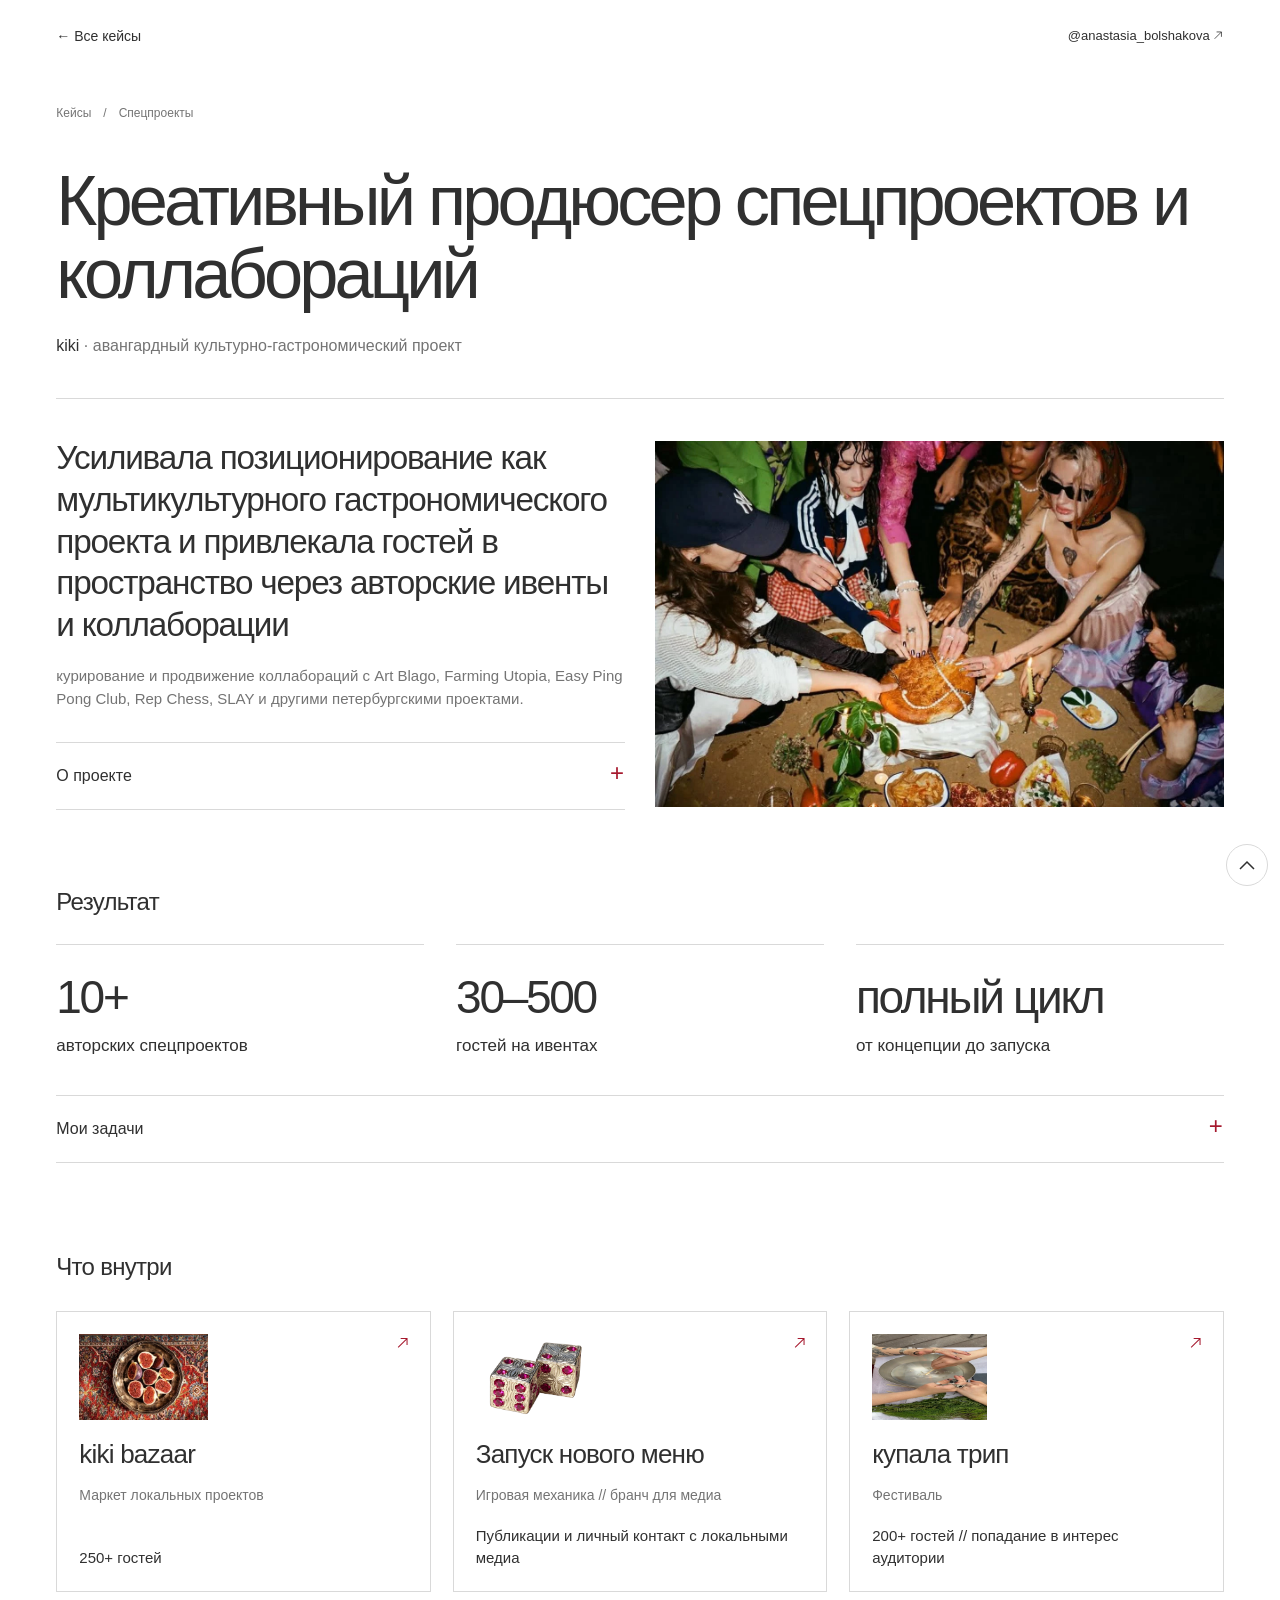
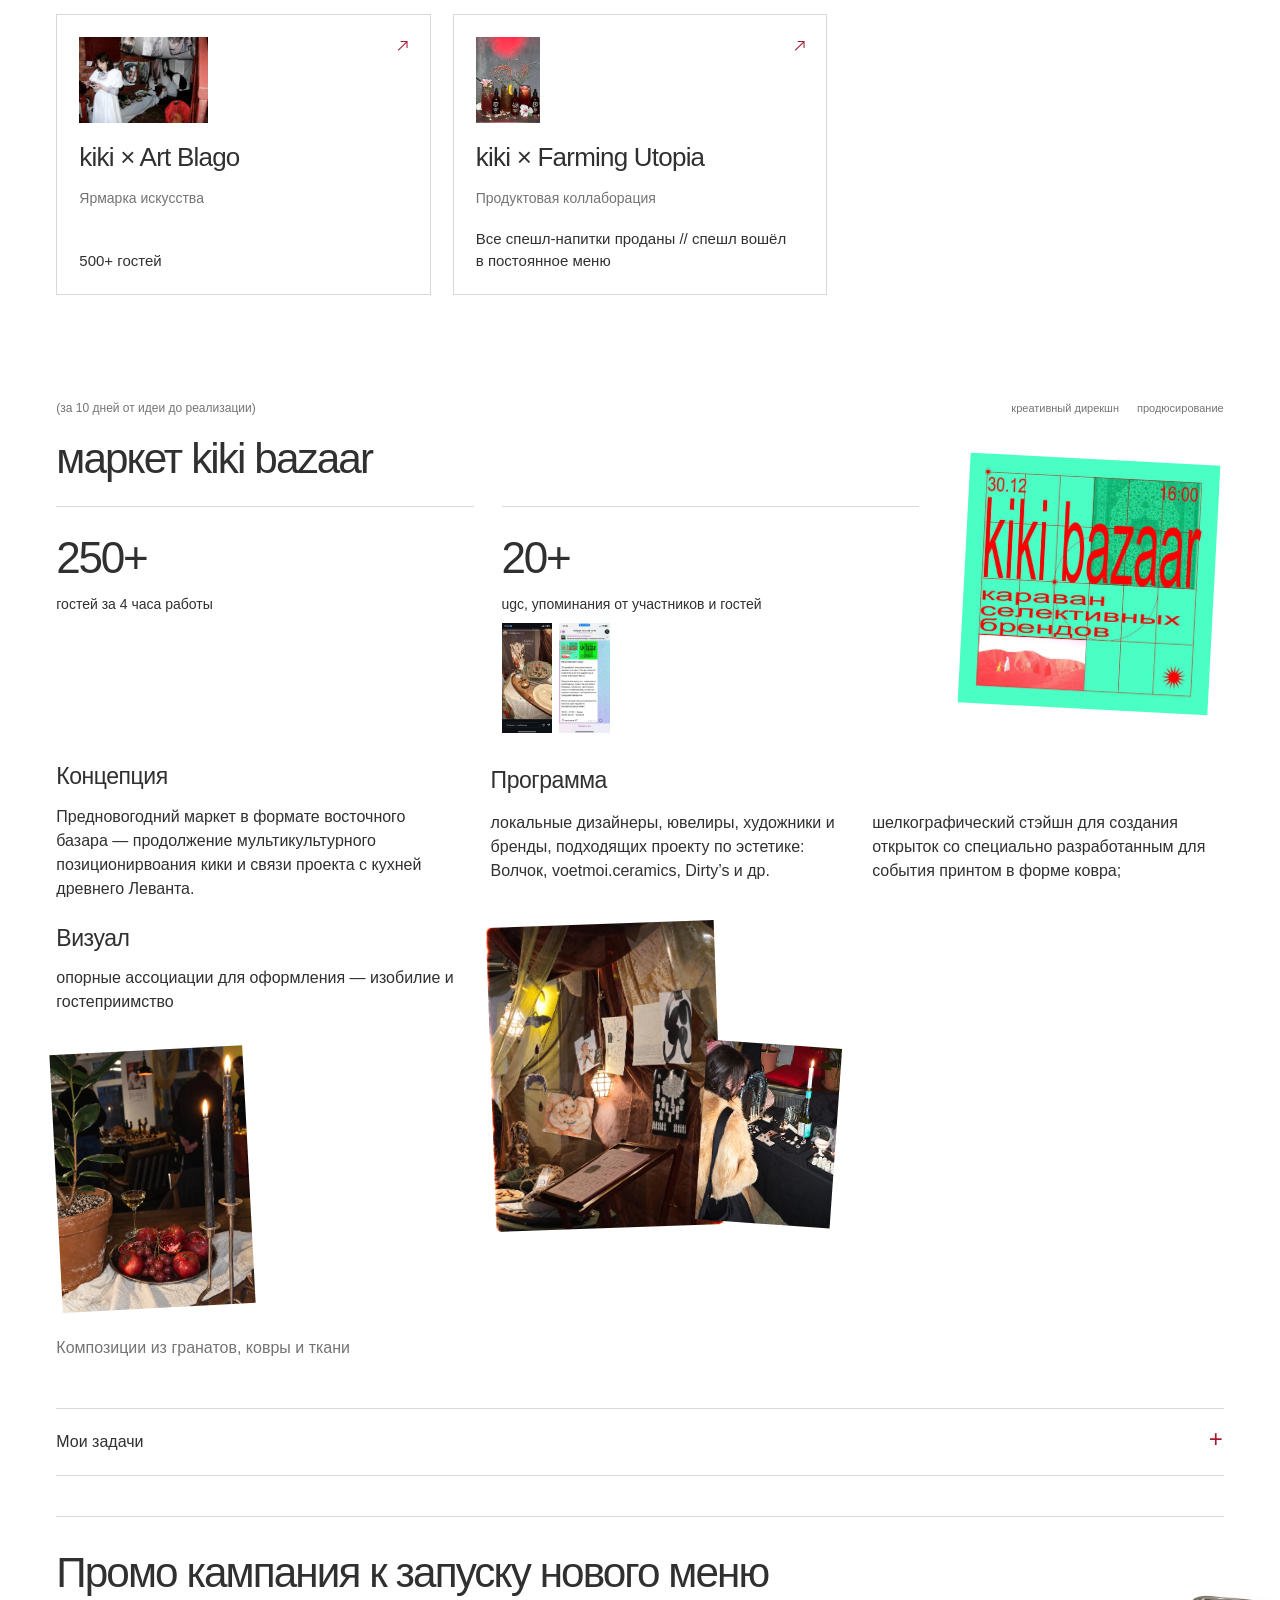
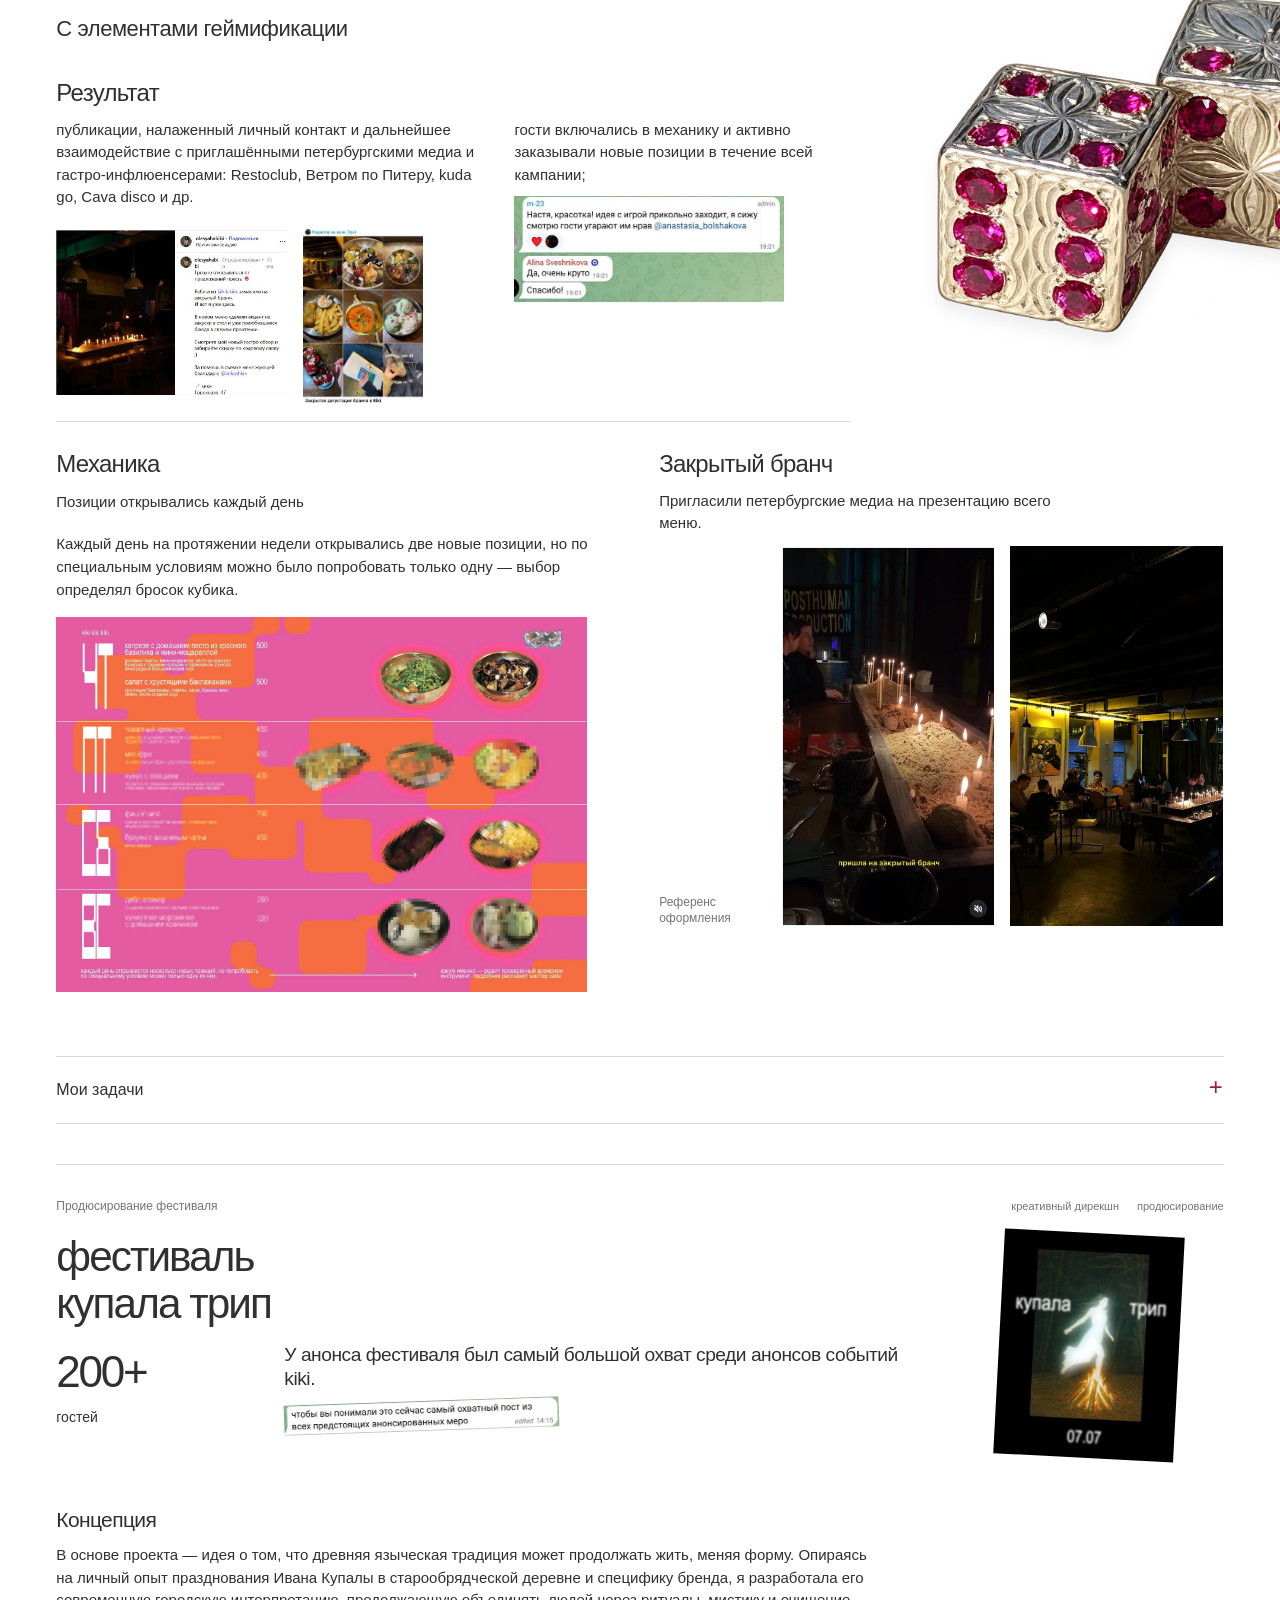
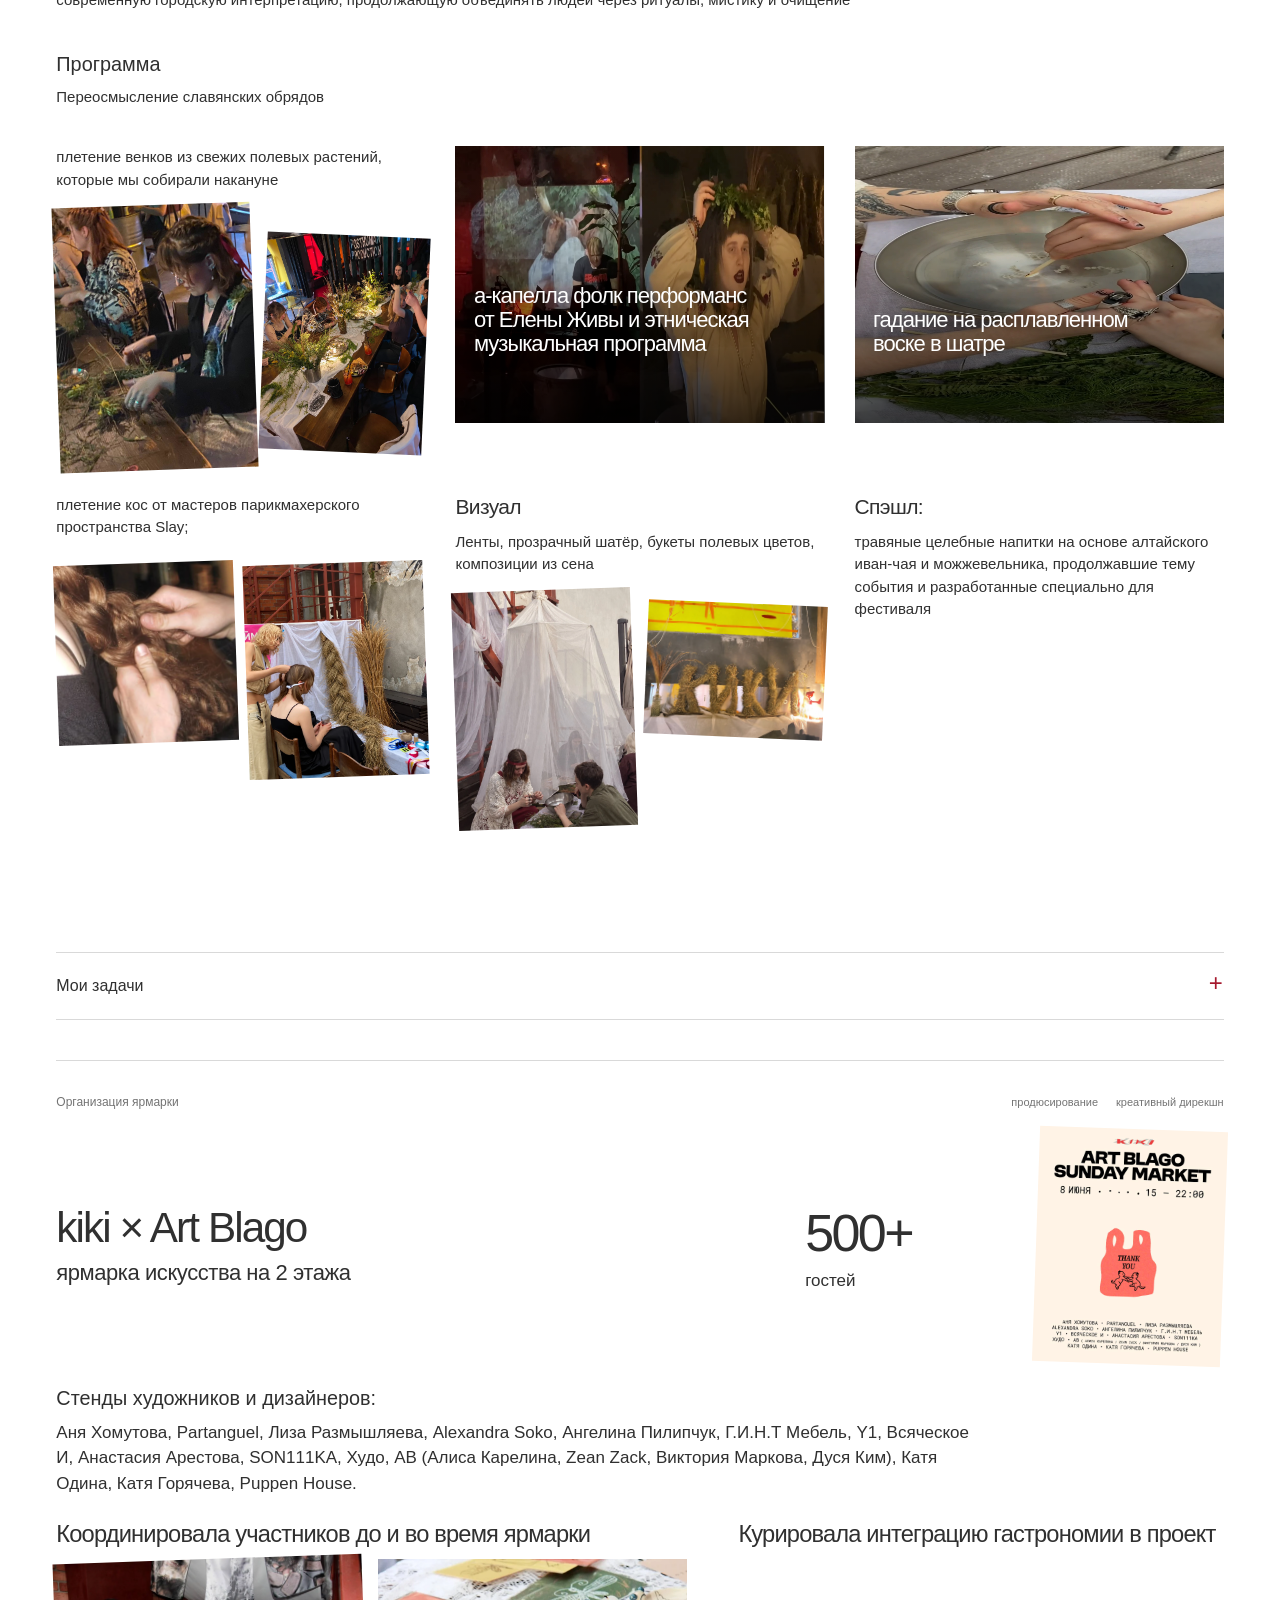
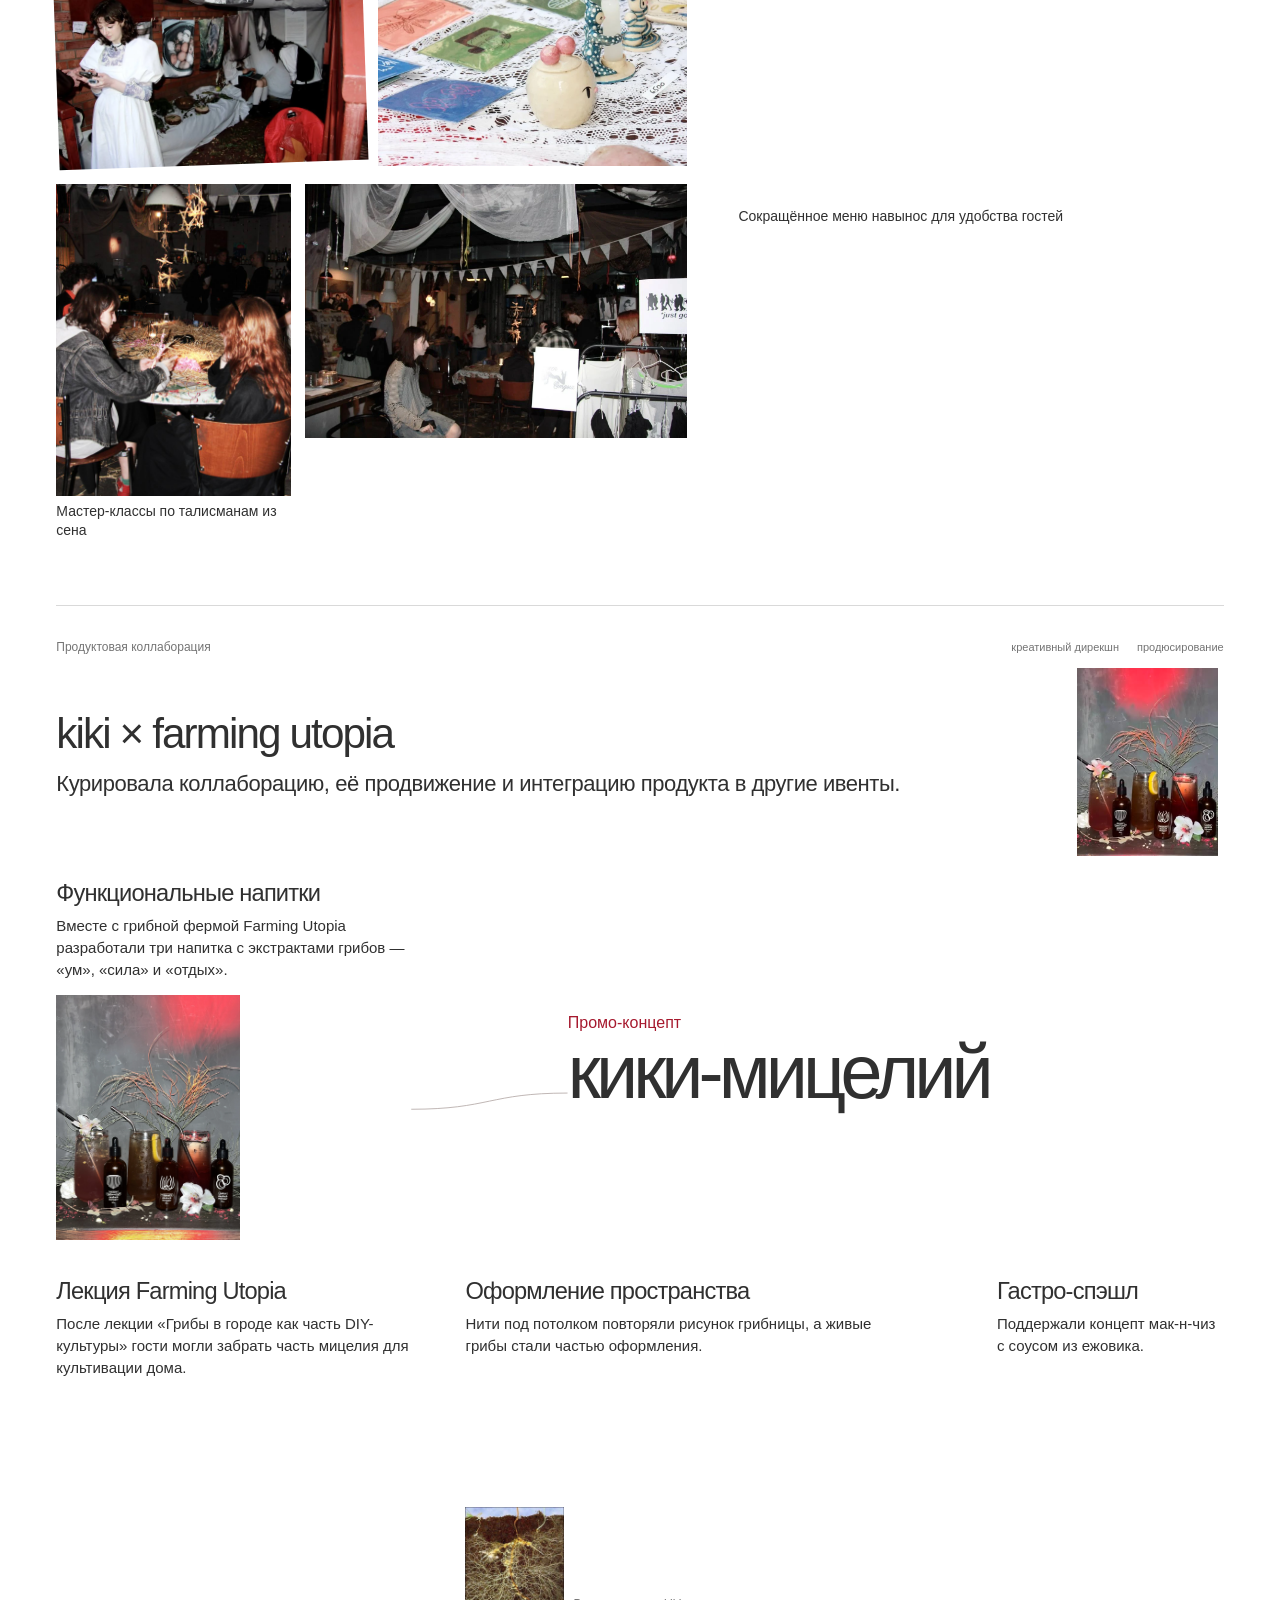
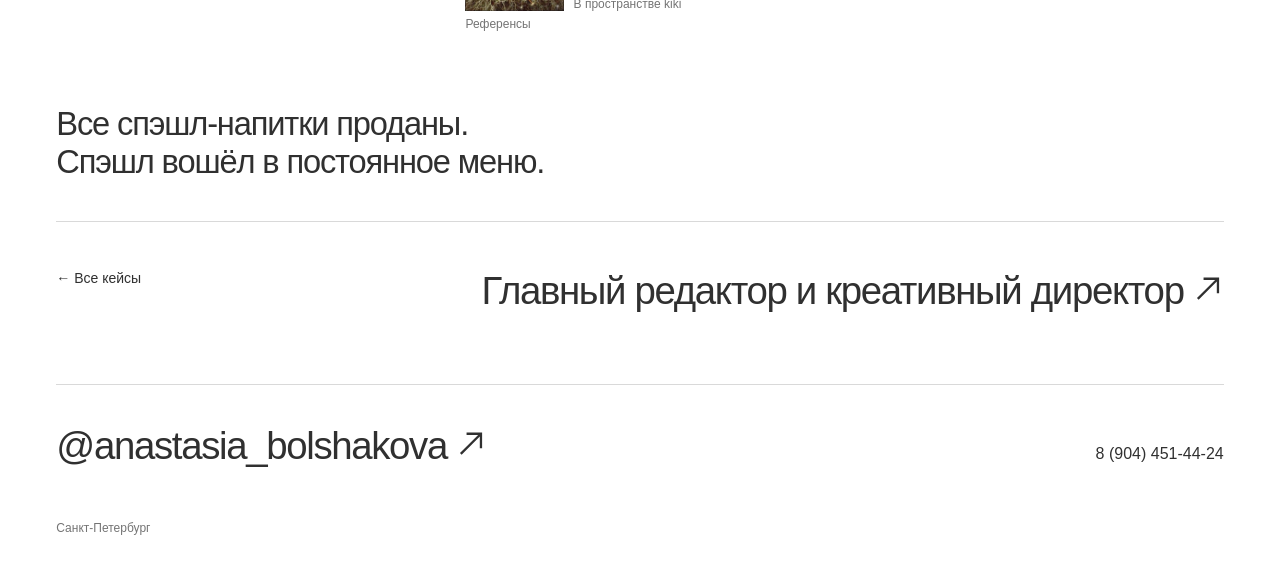
<file: kiki.html>
<!doctype html><html lang="ru" class="no-js"><head><meta charset="utf-8"><meta name="viewport" content="width=device-width,initial-scale=1"><meta name="color-scheme" content="light"><title>Креативный продюсер спецпроектов и коллабораций · kiki — портфолио</title><meta name="description" content="Креативный продюсер, бренд-менеджер и редактор в культурных и образовательных проектах"><link rel="icon" href="assets/favicon.svg" type="image/svg+xml"><link rel="stylesheet" href="styles.css?v=20261105-layout24"><link rel="stylesheet" href="narrative.css?v=20261105-layout24"><link rel="stylesheet" href="collage.css?v=20261105-layout24"><link rel="stylesheet" href="lyubo.css?v=20261105-layout24"><link rel="stylesheet" href="refinements.css?v=20261105-layout24"><link rel="stylesheet" href="media-layout.css?v=20261105-mobile29"><script defer src="app.js?v=20261105-pan29"></script></head><body><a class="skip-link" href="#main">К содержанию</a><div id="page-top" tabindex="-1"></div><header class="site-header"><div class="header-inner"><a class="header-label" href="index.html#projects">← Все кейсы</a><a class="nav-contact" href="https://t.me/anastasia_bolshakova" target="_blank" rel="noopener noreferrer"><span class="contact-handle">@anastasia_bolshakova&nbsp;<svg aria-hidden="true" focusable="false" width=".8em" height=".8em" viewBox="0 0 16 16" fill="none" stroke="currentColor" stroke-width="1.2"><path d="M2.5 13.5 13 3M5.5 3H13v7.5"/></svg></span><span class="contact-label">Связаться&nbsp;<svg aria-hidden="true" focusable="false" width=".8em" height=".8em" viewBox="0 0 16 16" fill="none" stroke="currentColor" stroke-width="1.2"><path d="M2.5 13.5 13 3M5.5 3H13v7.5"/></svg></span></a></div></header><a class="back-to-top" href="#page-top" aria-label="Наверх страницы" title="Наверх"><svg width="18" height="12" viewBox="0 0 18 12" fill="none" aria-hidden="true"><path d="m2 10 7-7 7 7" stroke="currentColor" stroke-width="1.5"/></svg></a><main id="main" class="shell kiki-main"><section class="case-hero"><div class="breadcrumb"><a href="index.html#projects">Кейсы</a><span>/</span><span>Спецпроекты</span></div><div class="case-title-row"><h1 class="case-title">Креативный продюсер спецпроектов и коллабораций</h1></div><p class="case-subtitle"><span class="project-brand">kiki</span> · авангардный культурно-гастрономический проект</p></section><section class="case-overview" id="kiki-overview"><div><p class="kiki-intro-line">Усиливала позиционирование как мультикультурного гастрономического проекта и привлекала гостей в пространство через авторские ивенты и коллаборации</p><div class="story-block  " id="kiki-collaborators"><p>курирование и продвижение коллабораций с Art Blago, Farming Utopia, Easy Ping Pong Club, Rep Chess, SLAY и другими петербургскими проектами.</p></div><details class="details"><summary>О проекте</summary><div class="details-body"><div id="kiki-context"><p>кики – это культовое место петербурга. ресторанный подход к ститфуду, техно, смешение традиций и живое пространство на все случаи жизни - от бранчей с друзьями до ночных танцев</p><a class="kiki-profile" href="https://www.instagram.com/kikikiiix/" target="_blank" rel="noopener noreferrer">@kikikiiix&nbsp;<svg aria-hidden="true" focusable="false" width=".8em" height=".8em" viewBox="0 0 16 16" fill="none" stroke="currentColor" stroke-width="1.2"><path d="M2.5 13.5 13 3M5.5 3H13v7.5"/></svg></a></div></div></details></div><div class="overview-media"><img class="" src="assets/revision/p35-image-03.webp" width="1280" height="822" alt="Гости за общим столом в KIKI" loading="eager" decoding="async"></div></section><section class="case-results-overview"><h2>Результат</h2><div class="story-results kiki-project-metrics"><div class="result-tile"><strong class="result-number">10+</strong>авторских спецпроектов</div><div class="result-tile"><strong class="result-number">30–500</strong>гостей на ивентах</div><div class="result-tile"><strong class="result-number">полный цикл</strong>от концепции до запуска</div></div></section><div class="overview-details"><details class="details"><summary>Мои задачи</summary><div class="details-body"><ul class="task-list"><li>Придумывала и курировала спецпроекты: сбор и защита концепции, партнёры для коллабораций, программа, координация команды, сет-дизайн – полный цикл</li><li>Интегрировала гастрономию в концепцию каждого проекта</li><li>Занималась PR-сопровождением: медиапланирование, формирование инфоповодов, работа с медиа и инфлюенсерами</li></ul></div></details></div><div class="case-layout narrative-layout"><nav id="case-map" class="case-map kiki-case-map" aria-label="Разделы кейса"><h2>Что внутри</h2><div class="kiki-map-grid"><a class="kiki-map-card" href="#kiki-bazaar"><span class="map-thumb"><img src="assets/kiki/bazaar-figs.webp" width="736" height="490" alt="Инжир на металлическом блюде на ковре" loading="lazy" decoding="async"></span><h3>kiki bazaar</h3><p>Маркет локальных проектов</p><strong>250+ гостей</strong><span class="map-arrow" aria-hidden="true"><svg aria-hidden="true" focusable="false" width=".8em" height=".8em" viewBox="0 0 16 16" fill="none" stroke="currentColor" stroke-width="1.2"><path d="M2.5 13.5 13 3M5.5 3H13v7.5"/></svg></span></a><a class="kiki-map-card" href="#kiki-menu"><span class="map-thumb"><img src="assets/custom/dice-cutout.png" width="1472" height="1069" alt="Серебряные игральные кубики kiki" loading="lazy"></span><h3>Запуск нового меню</h3><p>Игровая механика // бранч для медиа</p><strong>Публикации и личный контакт с локальными медиа</strong><span class="map-arrow" aria-hidden="true"><svg aria-hidden="true" focusable="false" width=".8em" height=".8em" viewBox="0 0 16 16" fill="none" stroke="currentColor" stroke-width="1.2"><path d="M2.5 13.5 13 3M5.5 3H13v7.5"/></svg></span></a><a class="kiki-map-card" href="#kiki-kupala"><span class="map-thumb"><video class="map-film" data-case-preview="kupala-wax" aria-hidden="true" autoplay muted loop playsinline preload="metadata" width="1440" height="1080" poster="assets/video/c4e969914afe0141d30d3902103ed43e-poster.webp"><source src="assets/video/c4e969914afe0141d30d3902103ed43e.mp4" type="video/mp4"></video></span><h3>купала трип</h3><p>Фестиваль</p><strong>200+ гостей // попадание в интерес аудитории</strong><span class="map-arrow" aria-hidden="true"><svg aria-hidden="true" focusable="false" width=".8em" height=".8em" viewBox="0 0 16 16" fill="none" stroke="currentColor" stroke-width="1.2"><path d="M2.5 13.5 13 3M5.5 3H13v7.5"/></svg></span></a><a class="kiki-map-card" href="#kiki-art"><span class="map-thumb"><img class="" src="assets/revision/p47-image-01.webp" width="1280" height="853" alt="Участница ярмарки KIKI × Art Blago" loading="lazy" decoding="async"></span><h3>kiki × Art Blago</h3><p>Ярмарка искусства</p><strong>500+ гостей</strong><span class="map-arrow" aria-hidden="true"><svg aria-hidden="true" focusable="false" width=".8em" height=".8em" viewBox="0 0 16 16" fill="none" stroke="currentColor" stroke-width="1.2"><path d="M2.5 13.5 13 3M5.5 3H13v7.5"/></svg></span></a><a class="kiki-map-card" href="#kiki-farming"><span class="map-thumb"><video class="map-film" data-case-preview="farming-mushrooms" aria-hidden="true" autoplay muted loop playsinline preload="metadata" width="414" height="554" poster="assets/video/farming-mushrooms.jpg"><source src="assets/video/farming-mushrooms.mp4" type="video/mp4"></video></span><h3>kiki × Farming Utopia</h3><p>Продуктовая коллаборация</p><strong>Все спешл-напитки проданы // спешл вошёл в постоянное меню</strong><span class="map-arrow" aria-hidden="true"><svg aria-hidden="true" focusable="false" width=".8em" height=".8em" viewBox="0 0 16 16" fill="none" stroke="currentColor" stroke-width="1.2"><path d="M2.5 13.5 13 3M5.5 3H13v7.5"/></svg></span></a></div></nav><div class="case-content"><section class="story" id="kiki-bazaar"><div class="story-meta"><span>(за 10 дней от идеи до реализации)</span><div class="story-skills"><span>креативный дирекшн</span><span>продюсирование</span></div></div><div class="kiki-story-preview"><div><h2 class="story-heading">маркет kiki bazaar</h2><div class="story-results"><span class="result-label">Результат</span><div class="result-tile"><strong class="result-number">250+</strong> гостей за 4 часа работы</div><div class="result-tile"><strong class="result-number">20+</strong> ugc, упоминания от участников и гостей<div class="media-set  mention-mini"><figure class="media-figure "><button class="media-button" type="button" data-gallery="bazaar-response" aria-label="Увеличить: UGC гостя Kiki Bazaar: предметы и керамика"><img class="" src="assets/revision/p39-image-01.webp" width="591" height="1280" alt="UGC гостя Kiki Bazaar: предметы и керамика" loading="lazy" decoding="async"></button></figure><figure class="media-figure "><button class="media-button" type="button" data-gallery="bazaar-response" aria-label="Увеличить: Публикация о Kiki Bazaar в Telegram"><img class="" src="assets/revision/p39-image-02.webp" width="591" height="1280" alt="Публикация о Kiki Bazaar в Telegram" loading="lazy" decoding="async"></button></figure></div></div></div></div><figure class="media-figure "><button class="media-button" type="button" data-gallery="bazaar-poster" aria-label="Увеличить: Афиша Kiki Bazaar"><img class="" src="assets/revision/p37-image-01.webp" width="1280" height="1280" alt="Афиша Kiki Bazaar" loading="lazy" decoding="async"></button></figure></div><div class="bazaar-composition"><div class="bazaar-concept-column"><div class="story-block  " id="bazaar-concept"><h3>Концепция</h3><p>Предновогодний маркет в формате восточного базара — продолжение мультикультурного позиционирвоания кики и связи проекта с кухней древнего Леванта.</p></div><div class="bazaar-visual-section"><div class="story-block  " id="bazaar-visual"><h3>Визуал</h3><p>опорные ассоциации для оформления — изобилие и гостеприимство</p></div><div class="media-set  "><figure class="media-figure "><button class="media-button" type="button" data-gallery="bazaar-visual" aria-label="Увеличить: Kiki Bazaar: гранаты, свечи и стол"><img class="" src="assets/revision/p37-image-03.webp" width="1086" height="1448" alt="Kiki Bazaar: гранаты, свечи и стол" loading="lazy" decoding="async"></button></figure><figure class="media-figure "><button class="media-button" type="button" data-gallery="bazaar-visual" aria-label="Увеличить: Kiki Bazaar: гости в пространстве с тканями и коврами"><img class="" src="assets/revision/p37-image-04.webp" width="960" height="1280" alt="Kiki Bazaar: гости в пространстве с тканями и коврами" loading="lazy" decoding="async"></button></figure></div><p class="bazaar-decor-caption">Композиции из гранатов, ковры и ткани</p></div></div><div class="bazaar-program-section" id="bazaar-program"><h3>Программа</h3><div class="bazaar-program-pair"><div class="bazaar-program-item designers"><p>локальные дизайнеры, ювелиры, художники и бренды, подходящих проекту по эстетике: Волчок, voetmoi.ceramics, Dirty’s и др.</p><div class="designer-photos"><figure class="media-figure "><button class="media-button" type="button" data-gallery="bazaar-designers" aria-label="Увеличить: Kiki Bazaar: изделия локальных дизайнеров"><img class="" src="assets/revision/p38-image-01.webp" width="1086" height="1448" alt="Kiki Bazaar: изделия локальных дизайнеров" loading="lazy" decoding="async"></button></figure><figure class="kiki-photo"><img src="assets/kiki/bazaar-guest.jpg" width="141" height="188" alt="Гостья в шубе у стенда с украшениями на kiki bazaar" loading="lazy" decoding="async"></figure></div></div><div class="bazaar-program-item silkscreen"><p>шелкографический стэйшн для создания открыток со специально разработанным для события принтом в форме ковра;</p><figure class="media-figure "><button class="media-button" type="button" data-gallery="bazaar-silkscreen" aria-label="Увеличить: Ковровый принт для шелкографии на Kiki Bazaar"><img class="" src="assets/revision/p38-image-02.webp" width="515" height="904" alt="Ковровый принт для шелкографии на Kiki Bazaar" loading="lazy" decoding="async"></button></figure></div></div></div></div><details class="details"><summary>Мои задачи</summary><div class="details-body"><ul class="task-list"><li>искала, утверждала и координировала участников</li><li>разработала визуальную и смысловую концепцию ярмарки</li><li>координировала работу всех зон во время ивента</li><li>курировала промо мероприятия</li></ul></div></details></section><section class="story" id="kiki-menu"><h2 class="story-heading">Промо кампания к запуску нового меню</h2><p class="story-summary">С элементами геймификации</p><div class="kiki-menu-process"><div class="menu-dice-bleed"><img class="dice-cutout" src="assets/custom/dice-cutout.png" width="1472" height="1069" alt="Серебряные кубики с розовыми камнями" loading="lazy"></div><div class="menu-outcomes"><h3 class="menu-result-heading">Результат</h3><div class="menu-mentions-board"><div><p>публикации, налаженный личный контакт и дальнейшее взаимодействие с приглашёнными петербургскими медиа и гастро-инфлюенсерами: Restoclub, Ветром по Питеру, kuda go, Cava disco и др.</p></div><div class="media-set single "><figure class="media-figure "><button class="media-button" type="button" data-gallery="menu-mentions" aria-label="Увеличить: Отзыв и публикация о закрытом бранче KIKI"><img class="" src="assets/revision/p41-image-01.webp" width="823" height="592" alt="Отзыв и публикация о закрытом бранче KIKI" loading="lazy" decoding="async"></button></figure></div><div class="media-set single "><figure class="media-figure "><button class="media-button" type="button" data-gallery="menu-mentions" aria-label="Увеличить: Публикация гастро-медиа о закрытом бранче KIKI"><img class="" src="assets/revision/p42-image-02.webp" width="522" height="757" alt="Публикация гастро-медиа о закрытом бранче KIKI" loading="lazy" decoding="async"></button></figure></div></div><div class="menu-proof"><p>гости включались в механику и активно заказывали новые позиции в течение всей кампании;</p><figure class="media-figure "><button class="media-button" type="button" data-gallery="menu-proof" aria-label="Увеличить: Отзывы о промо нового меню и вовлечённости гостей"><img class="" src="assets/revision/p42-image-01.webp" width="630" height="247" alt="Отзывы о промо нового меню и вовлечённости гостей" loading="lazy" decoding="async"></button></figure></div></div><div class="menu-mechanic-board"><div class="menu-mechanic-copy"><div class="story-block  " id="menu-mechanic"><h3>Механика</h3><p>Позиции открывались каждый день</p><p>Каждый день на протяжении недели открывались две новые позиции, но по специальным условиям можно было попробовать только одну — выбор определял бросок кубика.</p></div><div class="menu-schedule"><figure class="media-figure "><button class="media-button" type="button" data-gallery="menu-game" aria-label="Увеличить: Меню промо-кампании KIKI с ежедневным открытием блюд"><img class="" src="assets/revision/p40-image-01.webp" width="1600" height="1130" alt="Меню промо-кампании KIKI с ежедневным открытием блюд" loading="lazy" decoding="async"></button></figure><div class="menu-reference-pair"><figure class="kiki-photo"><img src="assets/kiki/menu-print.jpg" width="960" height="1280" alt="Печатный лист нового меню kiki" loading="lazy" decoding="async"></figure></div></div></div><section id="menu-brunch" class="brunch-feature"><div class="brunch-copy"><h3>Закрытый бранч</h3><p>Пригласили петербургские медиа на презентацию всего меню.</p></div><div class="brunch-pictures"><figure class="kiki-photo"><img src="assets/kiki/menu-sand.jpg" width="540" height="720" alt="Композиция из песка, камней и ракушек" loading="lazy" decoding="async"><figcaption>Референс оформления</figcaption></figure><figure class="media-figure "><button class="media-button" type="button" data-gallery="menu-brunch" aria-label="Увеличить: Сторис о сервировке пресс-бранча"><img class="" src="assets/revision/p41-image-02.webp" width="422" height="755" alt="Сторис о сервировке пресс-бранча" loading="lazy" decoding="async"></button></figure><figure class="media-figure "><button class="media-button" type="button" data-gallery="menu-brunch" aria-label="Увеличить: Гости пресс-бранча в пространстве KIKI"><img class="" src="assets/revision/p41-image-03.webp" width="720" height="1280" alt="Гости пресс-бранча в пространстве KIKI" loading="lazy" decoding="async"></button></figure></div></section></div></div><details class="details"><summary>Мои задачи</summary><div class="details-body"><ul class="task-list"><li>разработала стратегию и концепцию промо</li><li>брифовала комнаду зала</li><li>организацовала пресс-ужин: поиск гостей, визуал, коммуникация с медиа</li></ul></div></details></section><section class="story" id="kiki-kupala"><div class="story-meta"><span>Продюсирование фестиваля</span><div class="story-skills"><span>креативный дирекшн</span><span>продюсирование</span></div></div><div class="kiki-story-preview festival-title"><div><h2 class="story-heading">фестиваль<br>купала трип</h2><div class="kupala-results"><div class="story-results"><span class="result-label">Результат</span><div class="result-tile"><strong class="result-number">200+</strong> гостей</div></div><div class="qualitative-result"><p>У анонса фестиваля был самый большой охват среди анонсов событий kiki.</p><figure class="media-figure "><div class="static-media"><img class="" src="assets/revision/p46-image-01.webp" width="610" height="67" alt="Сообщение о самом охватном анонсе среди мероприятий KIKI" loading="lazy" decoding="async"></div></figure></div></div></div><figure class="media-figure "><div class="static-media"><img class="" src="assets/revision/p43-image-01.webp" width="1024" height="1280" alt="Афиша фестиваля «Купала трип»" loading="lazy" decoding="async"></div></figure></div><div class="moodboard kupala-board festival-board"><div class="board-piece festival-concept"><div class="story-block  " id="kupala-concept"><h3>Концепция</h3><p>В основе проекта — идея о том, что древняя языческая традиция может продолжать жить, меняя форму. Опираясь на личный опыт празднования Ивана Купалы в старообрядческой деревне и специфику бренда, я разработала его современную городскую интерпретацию, продолжающую объединять людей через ритуалы, мистику и очищение</p></div></div><div class="board-piece festival-program"><div id="kupala-program"><h3>Программа</h3><p>Переосмысление славянских обрядов</p></div></div><div class="board-piece festival-wreath"><p>плетение венков из свежих полевых растений, которые мы собирали накануне</p><div class="wreath-photos"><figure class="kiki-photo"><img src="assets/kiki/kupala-wreath.jpg" width="960" height="1280" alt="Гостья фестиваля плетёт венок из полевых трав" loading="lazy" decoding="async"></figure><figure class="media-figure "><div class="static-media"><img class="" src="assets/revision/p45-image-02.webp" width="1086" height="1448" alt="Общий стол с полевыми цветами" loading="lazy" decoding="async"></div></figure></div></div><div class="board-piece piece-ritual festival-music"><div class="video-hero"><video class="background-video" autoplay muted loop playsinline preload="metadata" poster="assets/video/701d1f7fb18554abcfbebea2cef99b90-poster.webp" width="1440" height="1080"><source src="assets/video/701d1f7fb18554abcfbebea2cef99b90.mp4" type="video/mp4"></video><div class="video-heading"><h2>а-капелла фолк перформанс от Елены Живы и этническая музыкальная программа</h2></div></div></div><div class="board-piece piece-ritual festival-wax"><div class="video-hero"><video class="background-video" autoplay muted loop playsinline preload="metadata" poster="assets/video/c4e969914afe0141d30d3902103ed43e-poster.webp" width="1440" height="1080"><source src="assets/video/c4e969914afe0141d30d3902103ed43e.mp4" type="video/mp4"></video><div class="video-heading"><h2>гадание на расплавленном воске в шатре</h2></div></div></div><div class="board-piece festival-braids"><p>плетение кос от мастеров парикмахерского пространства Slay;</p><div class="media-set single "><figure class="media-figure "><div class="static-media"><img class="" src="assets/revision/p44-image-01.webp" width="725" height="725" alt="Плетение кос на «Купала трип»" loading="lazy" decoding="async"></div></figure></div><figure class="media-figure "><div class="static-media"><img class="" src="assets/revision/p45-image-03.webp" width="1149" height="1369" alt="Зона плетения кос" loading="lazy" decoding="async"></div></figure></div><div class="board-piece festival-decor"><div class="story-block  " id="kupala-visual"><h3>Визуал</h3><p>Ленты, прозрачный шатёр, букеты полевых цветов, композиции из сена</p></div><div class="media-set  "><figure class="media-figure "><div class="static-media"><img class="" src="assets/revision/p45-image-01.webp" width="1086" height="1448" alt="Прозрачный шатёр для гадания на фестивале" loading="lazy" decoding="async"></div></figure><figure class="media-figure "><div class="static-media"><img class="" src="assets/revision/p45-image-04.webp" width="1448" height="1086" alt="Композиции из сена" loading="lazy" decoding="async"></div></figure></div></div><div class="board-piece festival-drinks"><div class="story-block  " id="kupala-special"><h3>Спэшл:</h3><p>травяные целебные напитки на основе алтайского иван-чая и можжевельника, продолжавшие тему события и разработанные специально для фестиваля</p></div><div class="media-set"><figure class="kiki-photo"><img src="assets/kiki/kupala-drink.webp" width="1122" height="1402" alt="Травяной напиток фестиваля со льдом и мятой на серебристой тарелке" loading="lazy" decoding="async"></figure><figure class="media-figure "><div class="static-media"><img class="" src="assets/revision/p45-image-06.webp" width="1086" height="1448" alt="Печатная карточка спэшл-напитков фестиваля" loading="lazy" decoding="async"></div></figure></div></div></div><details class="details"><summary>Мои задачи</summary><div class="details-body"><ul class="task-list"><li>разработала визуальную и смысловую концепцию</li><li>продумала программы и тайминга</li><li>искала участников и партнёров;</li><li>координировала всех зоны во время ивента</li><li>курировала интеграцию гастрономии;</li><li>закупала материалы для декора</li><li>промо события</li></ul></div></details></section><section class="story" id="kiki-art"><div class="story-meta"><span>Организация ярмарки</span><div class="story-skills"><span>продюсирование</span><span>креативный дирекшн</span></div></div><div class="story-title-result"><div><h2 class="story-heading">kiki × Art Blago</h2><p class="story-summary">ярмарка искусства на 2 этажа</p></div><div class="story-results"><span class="result-label">Результат</span><div class="result-tile"><strong class="result-number">500+</strong> гостей</div></div><figure class="kiki-photo"><img src="assets/kiki/art-blago-poster.jpg" width="1024" height="1280" alt="Афиша Art Blago Sunday Market в kiki" loading="lazy" decoding="async"></figure></div><section class="art-stands" id="art-context"><h3>Стенды художников и дизайнеров:</h3><p>Аня Хомутова, Partanguel, Лиза Размышляева, Alexandra Soko, Ангелина Пилипчук, Г.И.Н.Т Мебель, Y1, Всяческое И, Анастасия Арестова, SON111KA, Худо, AB (Алиса Карелина, Zean Zack, Виктория Маркова, Дуся Ким), Катя Одина, Катя Горячева, Puppen House.</p></section><div class="art-work-pair"><div><section class="art-coordination"><h3>Координировала участников до и во время ярмарки</h3><div class="art-fair-photos"><figure class="media-figure "><button class="media-button" type="button" data-gallery="art-fair" aria-label="Увеличить: Участница ярмарки KIKI × Art Blago"><img class="" src="assets/revision/p47-image-01.webp" width="1280" height="853" alt="Участница ярмарки KIKI × Art Blago" loading="lazy" decoding="async"></button></figure><figure class="media-figure art-fair-crop"><button class="media-button" type="button" data-gallery="art-fair" aria-label="Увеличить: Керамика и печатные работы на ярмарке"><img class="" src="assets/revision/p47-image-02.webp" width="960" height="1280" alt="Керамика и печатные работы на ярмарке" loading="lazy" decoding="async"></button></figure></div></section><div class="art-scenes"><figure class="art-workshop"><img src="assets/kiki/art-hay.jpg" width="960" height="1280" alt="Участники плетут талисманы из сена на ярмарке Art Blago" loading="lazy" decoding="async"><figcaption>Мастер-классы по талисманам из сена</figcaption></figure><figure class="media-figure "><button class="media-button" type="button" data-gallery="art-fair" aria-label="Увеличить: Ярмарка искусства в пространстве KIKI"><img class="" src="assets/revision/p47-image-04.webp" width="1280" height="853" alt="Ярмарка искусства в пространстве KIKI" loading="lazy" decoding="async"></button></figure></div></div><section class="art-gastronomy"><h3>Курировала интеграцию гастрономии в проект</h3><figure class="art-menu"><button class="media-button" type="button" data-gallery="art-menu" aria-label="Увеличить меню навынос"><img src="assets/kiki/art-takeaway.webp" width="2527" height="1786" alt="Сокращённое меню навынос для гостей ярмарки Art Blago" loading="lazy" decoding="async"></button><figcaption>Сокращённое меню навынос для удобства гостей</figcaption></figure></section></div></section><section class="story" id="kiki-farming"><div class="story-meta"><span>Продуктовая коллаборация</span><div class="story-skills"><span>креативный дирекшн</span><span>продюсирование</span></div></div><div class="farming-intro" id="farming-concept"><div><h2 class="story-heading">kiki × farming utopia</h2><p class="story-summary">Курировала коллаборацию, её продвижение и интеграцию продукта в другие ивенты.</p></div><video class="map-film" aria-hidden="true" autoplay muted loop playsinline preload="metadata" width="414" height="554" poster="assets/video/farming-mushrooms.jpg"><source src="assets/video/farming-mushrooms.mp4" type="video/mp4"></video></div><div class="mycelium-board" data-connected-board><svg class="measured-wires" data-connectors="[[&quot;drink-photo&quot;, &quot;concept-name&quot;]]" aria-hidden="true"></svg><section class="mycelium-drinks"><div><h3>Функциональные напитки</h3><p>Вместе с грибной фермой Farming Utopia разработали три напитка с экстрактами грибов — «ум», «сила» и «отдых».</p></div><div class="drink-pair"><figure class="media-figure "><div class="static-media"><img class="" src="assets/revision/p45-image-05.webp" width="1600" height="2133" alt="Три напитка с грибными экстрактами Farming Utopia" loading="lazy" decoding="async"></div></figure><figure data-node="drink-photo" class="media-figure "><div class="static-media"><img class="" src="assets/revision/p48-image-03.webp" width="1600" height="2844" alt="Спэшл-напиток коллаборации KIKI × Farming Utopia" loading="lazy" decoding="async"></div></figure></div></section><section class="mycelium-concept"><p>Промо-концепт</p><h3><span data-node="concept-name">кики-мицелий</span></h3></section><section class="mycelium-lecture"><h3>Лекция Farming Utopia</h3><p>После лекции «Грибы в городе как часть DIY-культуры» гости могли забрать часть мицелия для культивации дома.</p><div class="lecture-pair"><figure class="kiki-photo"><img src="assets/kiki/farming-lecture.jpg" width="960" height="1280" alt="Гости лекции о грибах в kiki" loading="lazy" decoding="async"></figure><figure class="kiki-photo"><img src="assets/kiki/farming-lecture-poster.jpg" width="904" height="1280" alt="Афиша лекции «Грибы в городе»" loading="lazy" decoding="async"></figure></div></section><section class="mycelium-decor"><h3>Оформление пространства</h3><p>Нити под потолком повторяли рисунок грибницы, а живые грибы стали частью оформления.</p><div class="decor-studies"><div class="decor-refs"><figure class="kiki-photo"><img src="assets/kiki/farming-thread-reference.jpg" width="736" height="981" alt="Инсталляция из светлых нитей, протянутых между стенами" loading="lazy" decoding="async"></figure><figure class="kiki-photo"><img src="assets/kiki/farming-root-reference.jpg" width="428" height="452" alt="Тонкие нити мицелия в разрезе почвы" loading="lazy" decoding="async"></figure><span>Референсы</span></div><div class="decor-real"><figure class="media-figure "><div class="static-media"><img class="" src="assets/revision/p48-image-01.webp" width="960" height="1280" alt="Оформление пространства коллаборации KIKI × Farming Utopia" loading="lazy" decoding="async"></div></figure><figure class="kiki-photo"><img src="assets/kiki/farming-mycelium.jpg" width="1173" height="1280" alt="Живые грибы и свет в пространстве kiki" loading="lazy" decoding="async"></figure><span>В пространстве kiki</span></div></div></section><section class="mycelium-special"><h3>Гастро-спэшл</h3><p>Поддержали концепт мак-н-чиз с соусом из ежовика.</p><figure class="kiki-photo"><img src="assets/kiki/farming-mac-cheese.jpg" width="960" height="1280" alt="Мак-н-чиз с соусом из ежовика" loading="lazy" decoding="async"></figure></section></div><p class="farm-conclusion">Все спэшл-напитки проданы.<br>Спэшл вошёл в постоянное меню.</p></section></div></div><div class="related-next"><a class="back" href="index.html#projects">← Все кейсы</a><a class="next" href="lyubo.html">Главный редактор и креативный директор&nbsp;<svg aria-hidden="true" focusable="false" width=".8em" height=".8em" viewBox="0 0 16 16" fill="none" stroke="currentColor" stroke-width="1.2"><path d="M2.5 13.5 13 3M5.5 3H13v7.5"/></svg></a></div></main><footer class="shell"><div class="contact-footer"><div class="footer-links"><a class="" href="https://t.me/anastasia_bolshakova" target="_blank" rel="noopener noreferrer">@anastasia_bolshakova&nbsp;<svg aria-hidden="true" focusable="false" width=".8em" height=".8em" viewBox="0 0 16 16" fill="none" stroke="currentColor" stroke-width="1.2"><path d="M2.5 13.5 13 3M5.5 3H13v7.5"/></svg></a><a class="phone" href="tel:+79044514424">8 (904) 451-44-24</a></div></div><div class="footer-bottom"><span>Санкт-Петербург</span></div></footer><dialog class="lightbox" aria-label="Просмотр изображений"><button type="button" class="lightbox-close" aria-label="Закрыть">×</button><button type="button" class="lightbox-prev" aria-label="Предыдущее изображение">←</button><div class="lightbox-inner"><img alt=""></div><button type="button" class="lightbox-next" aria-label="Следующее изображение">→</button><div class="lightbox-caption"><span class="lightbox-caption-text"></span><span class="lightbox-count" aria-live="polite"></span></div></dialog></body></html>
</file>
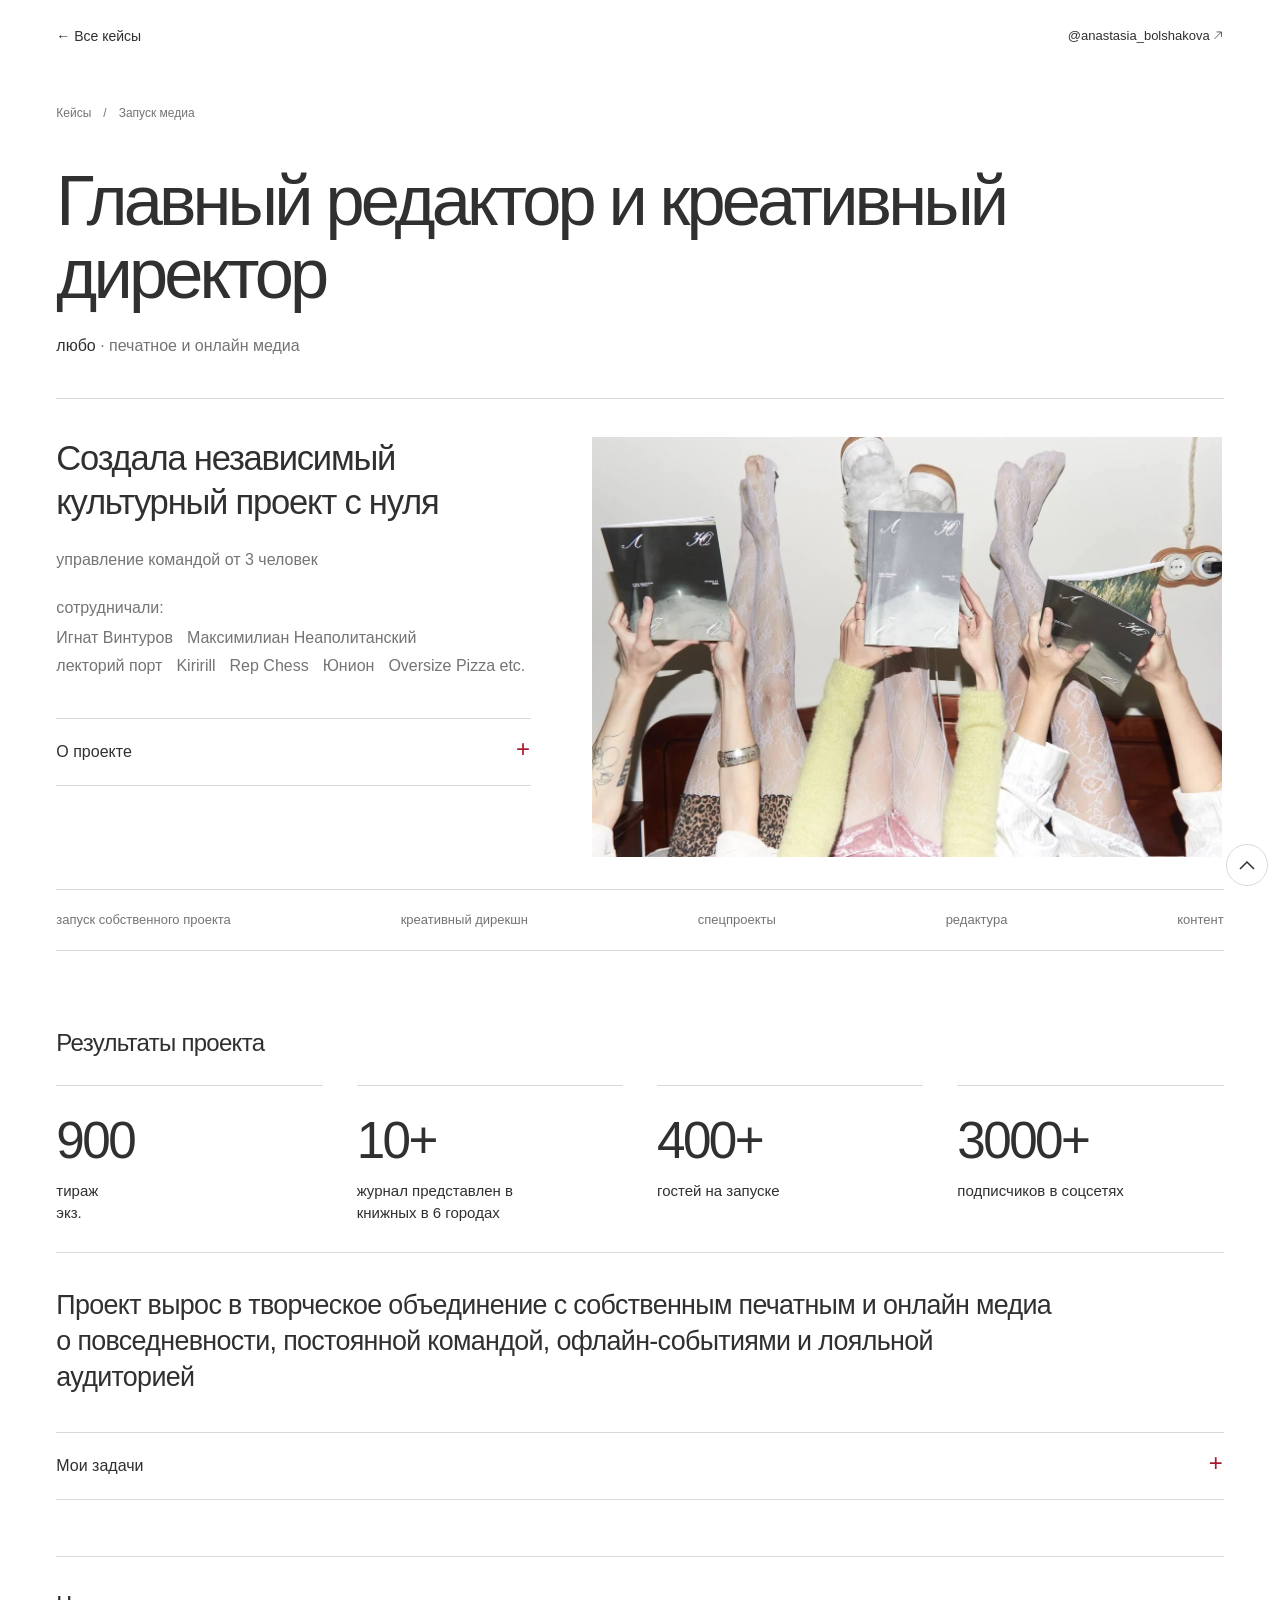
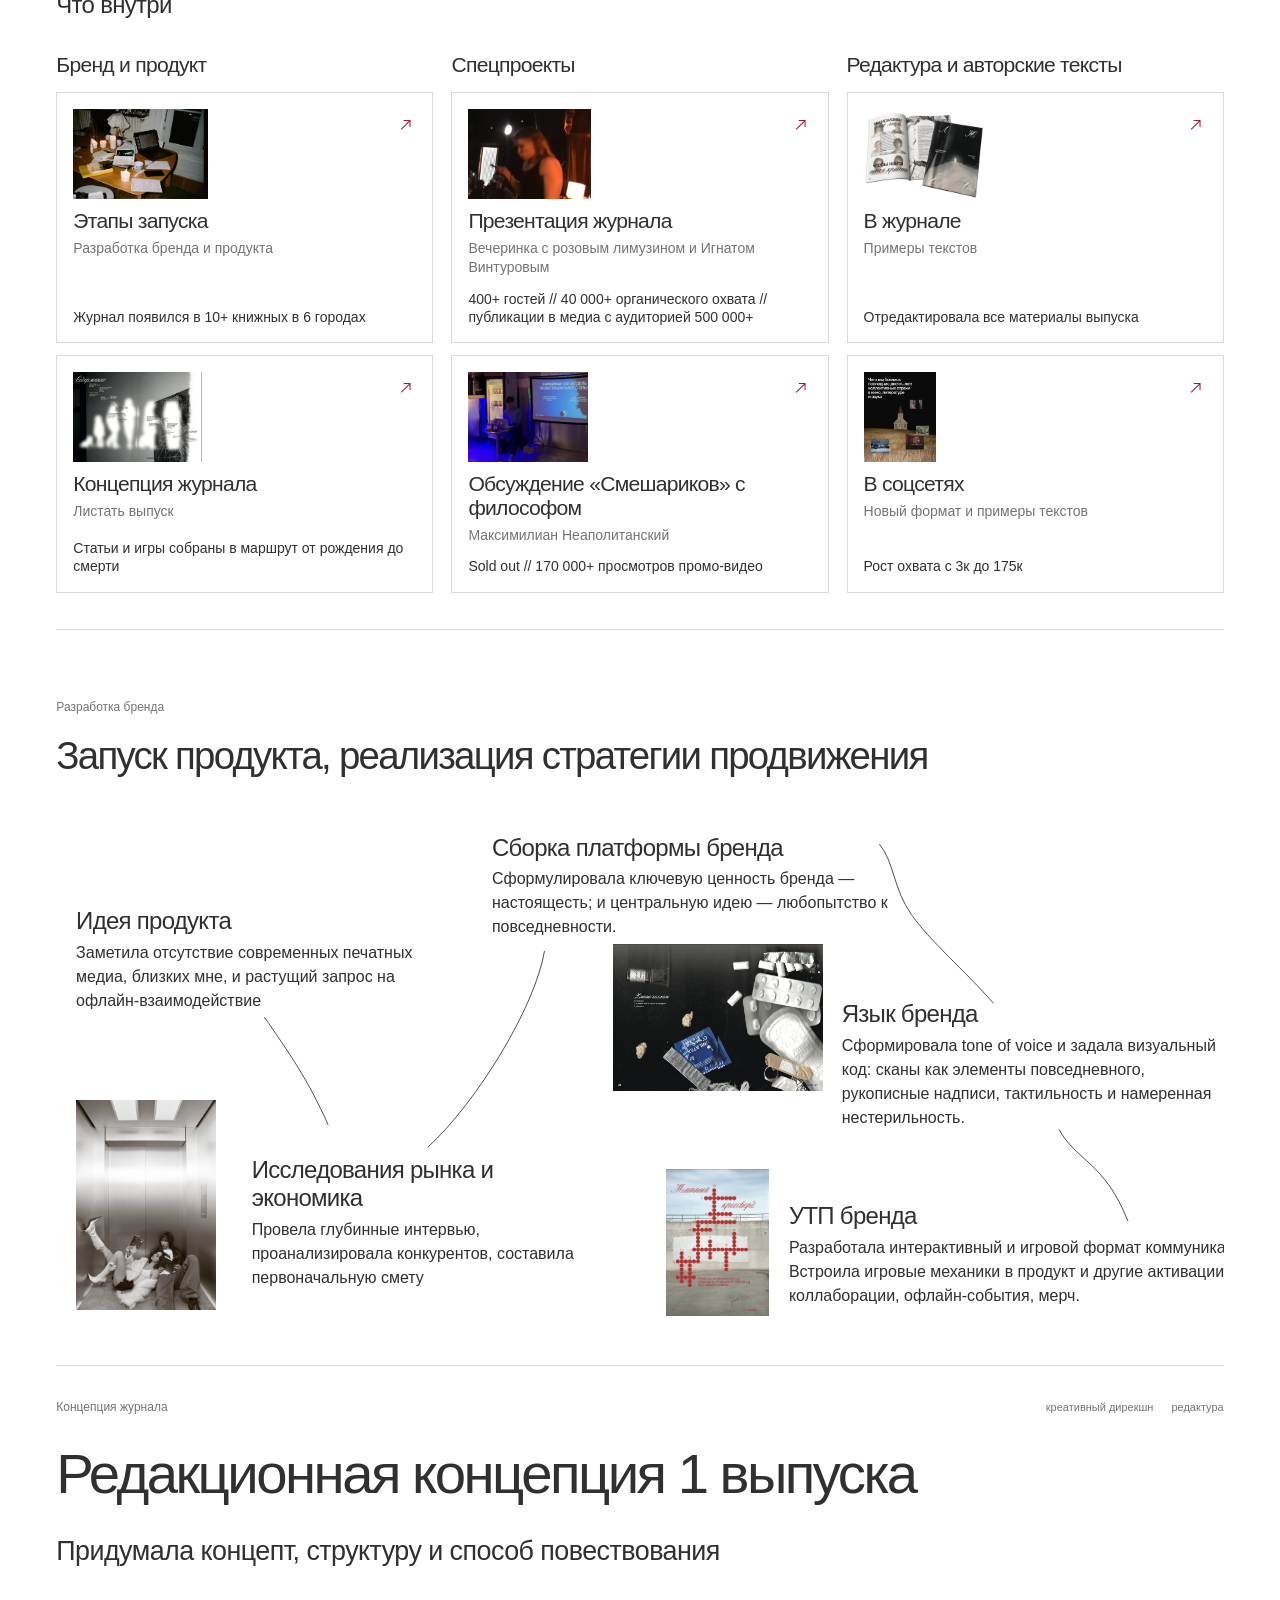
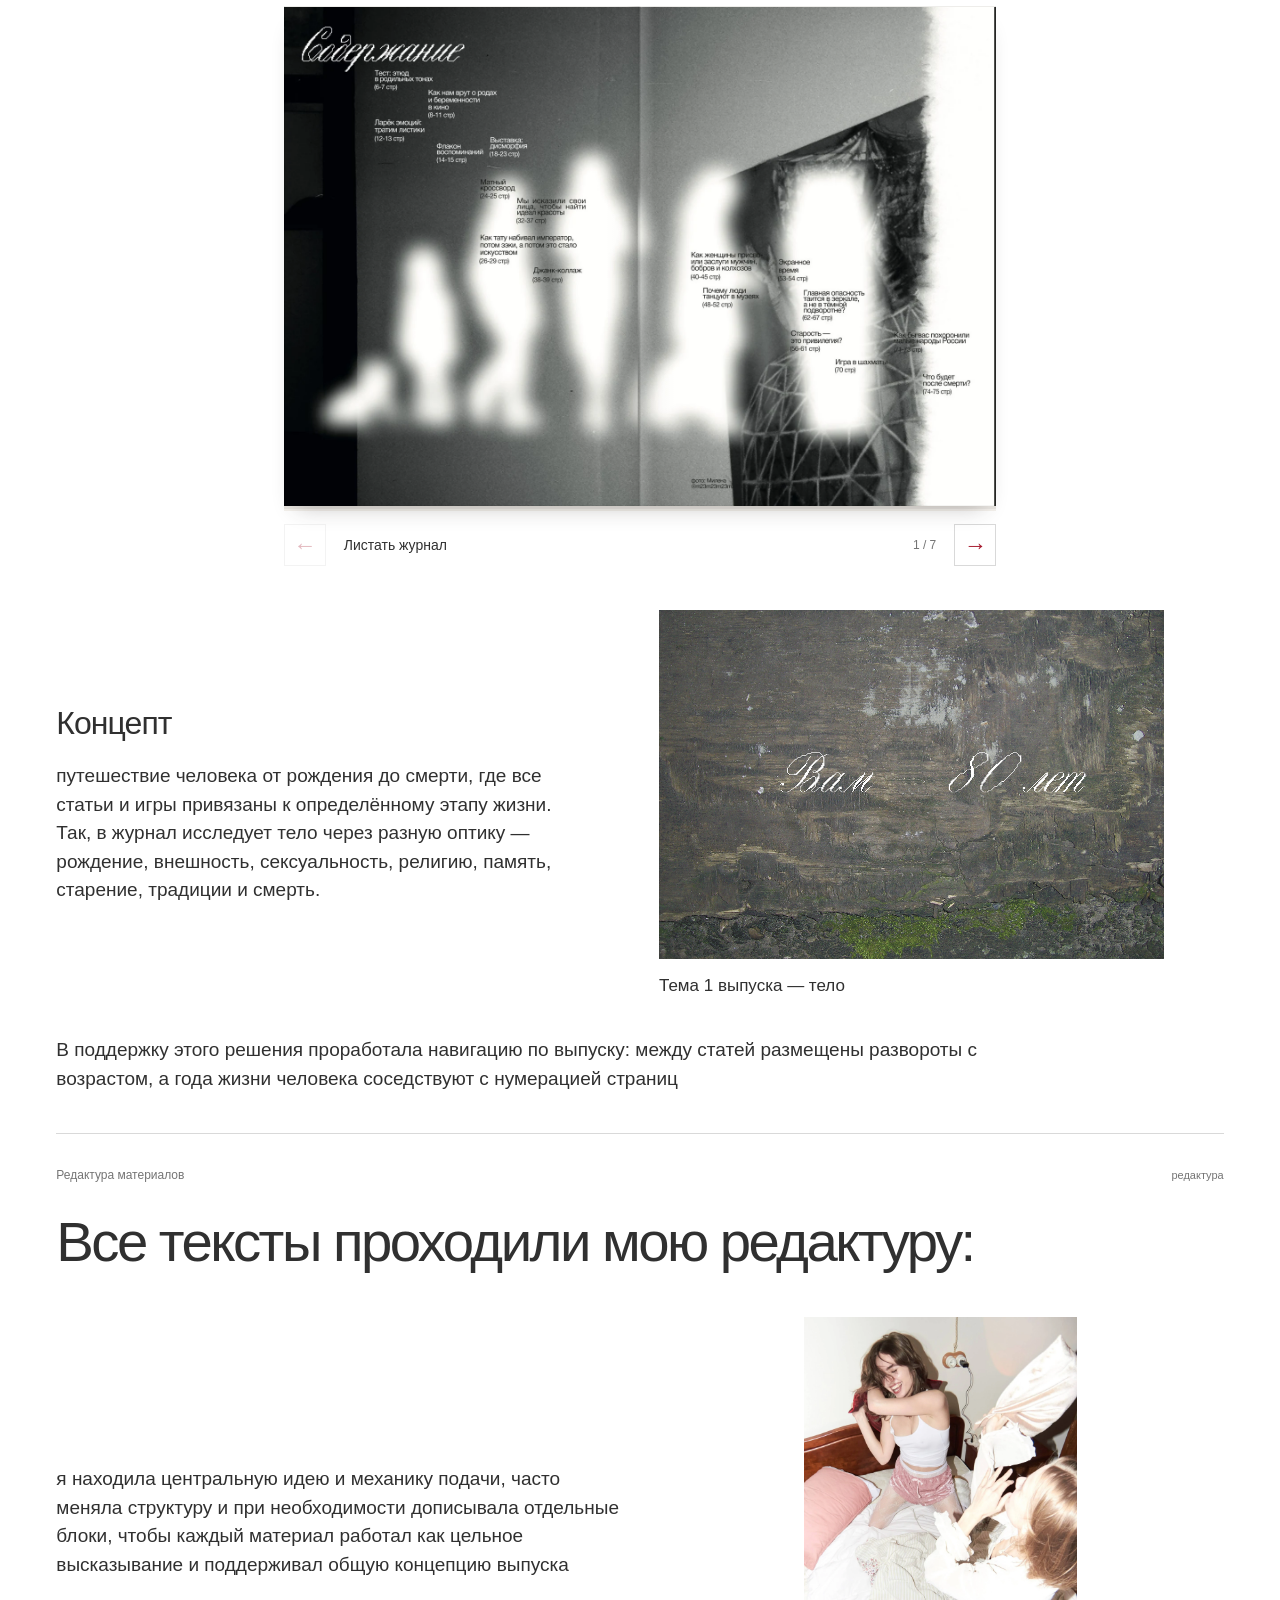
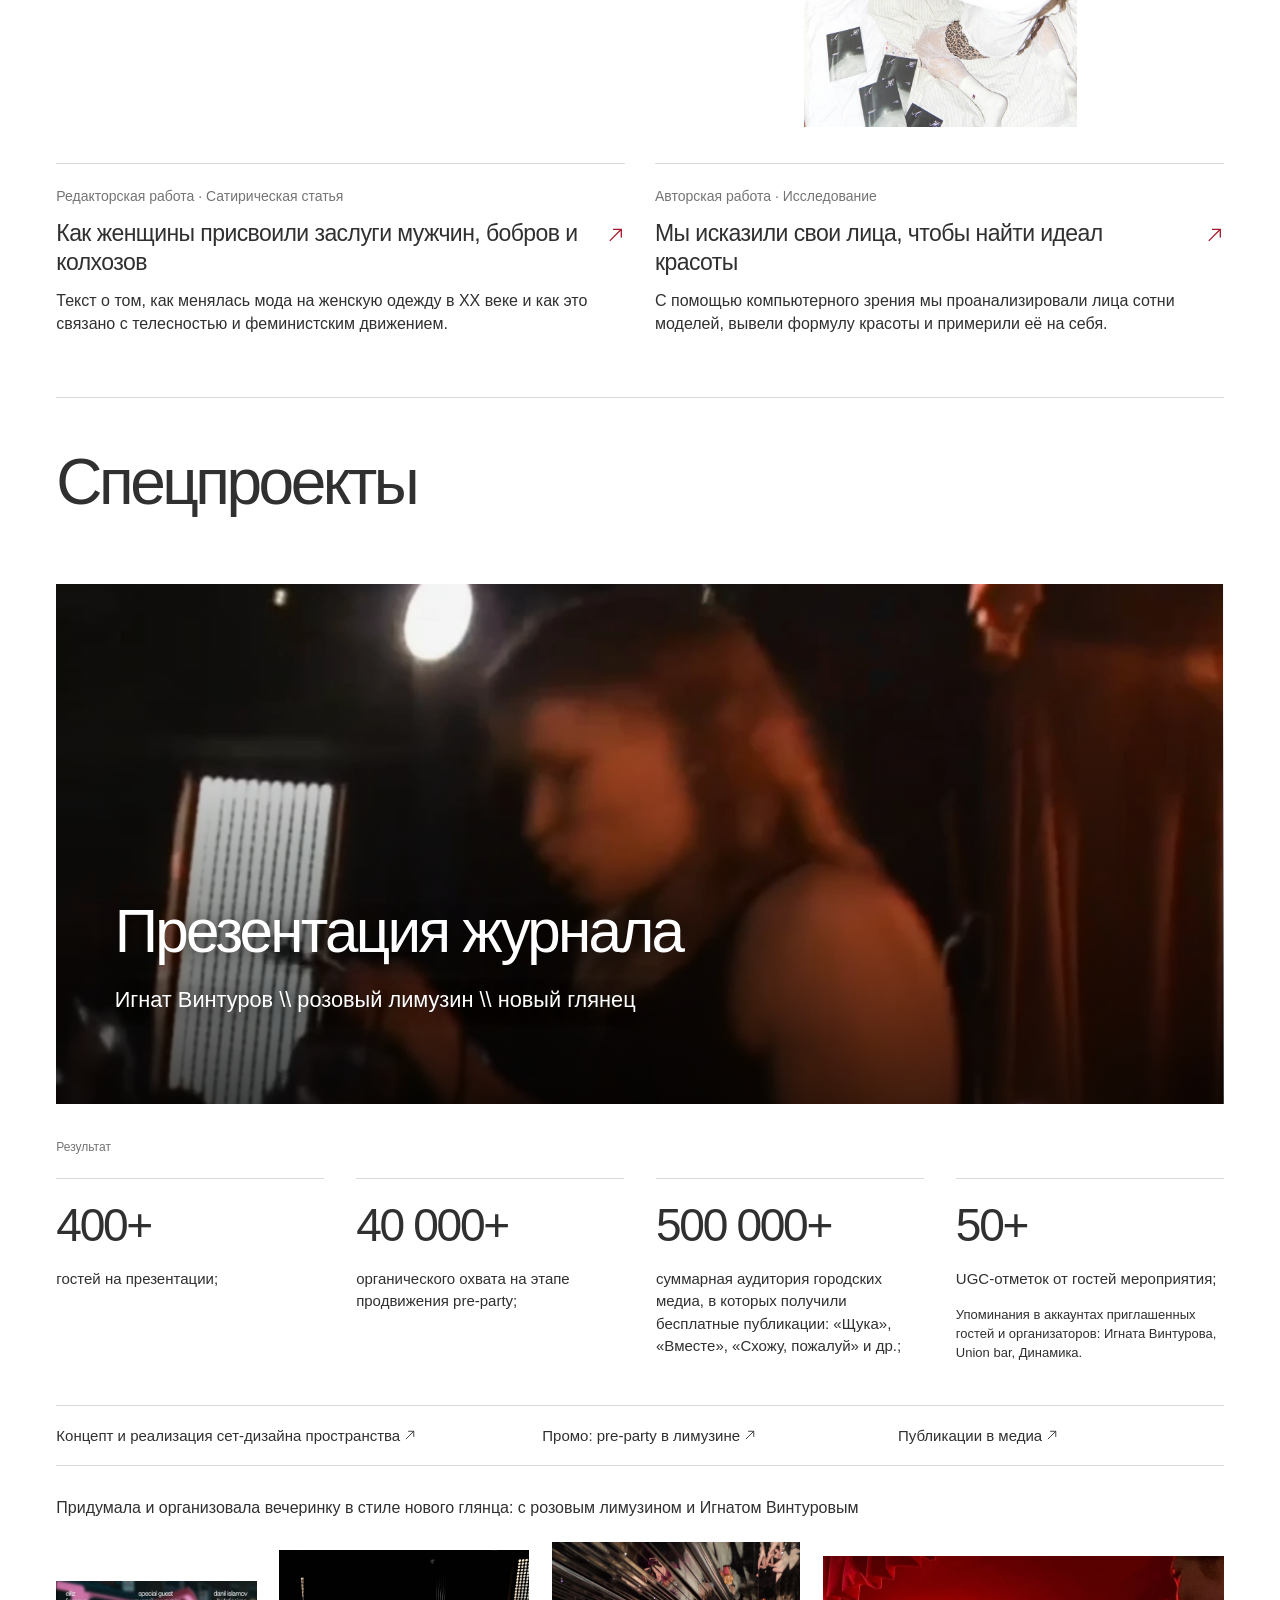
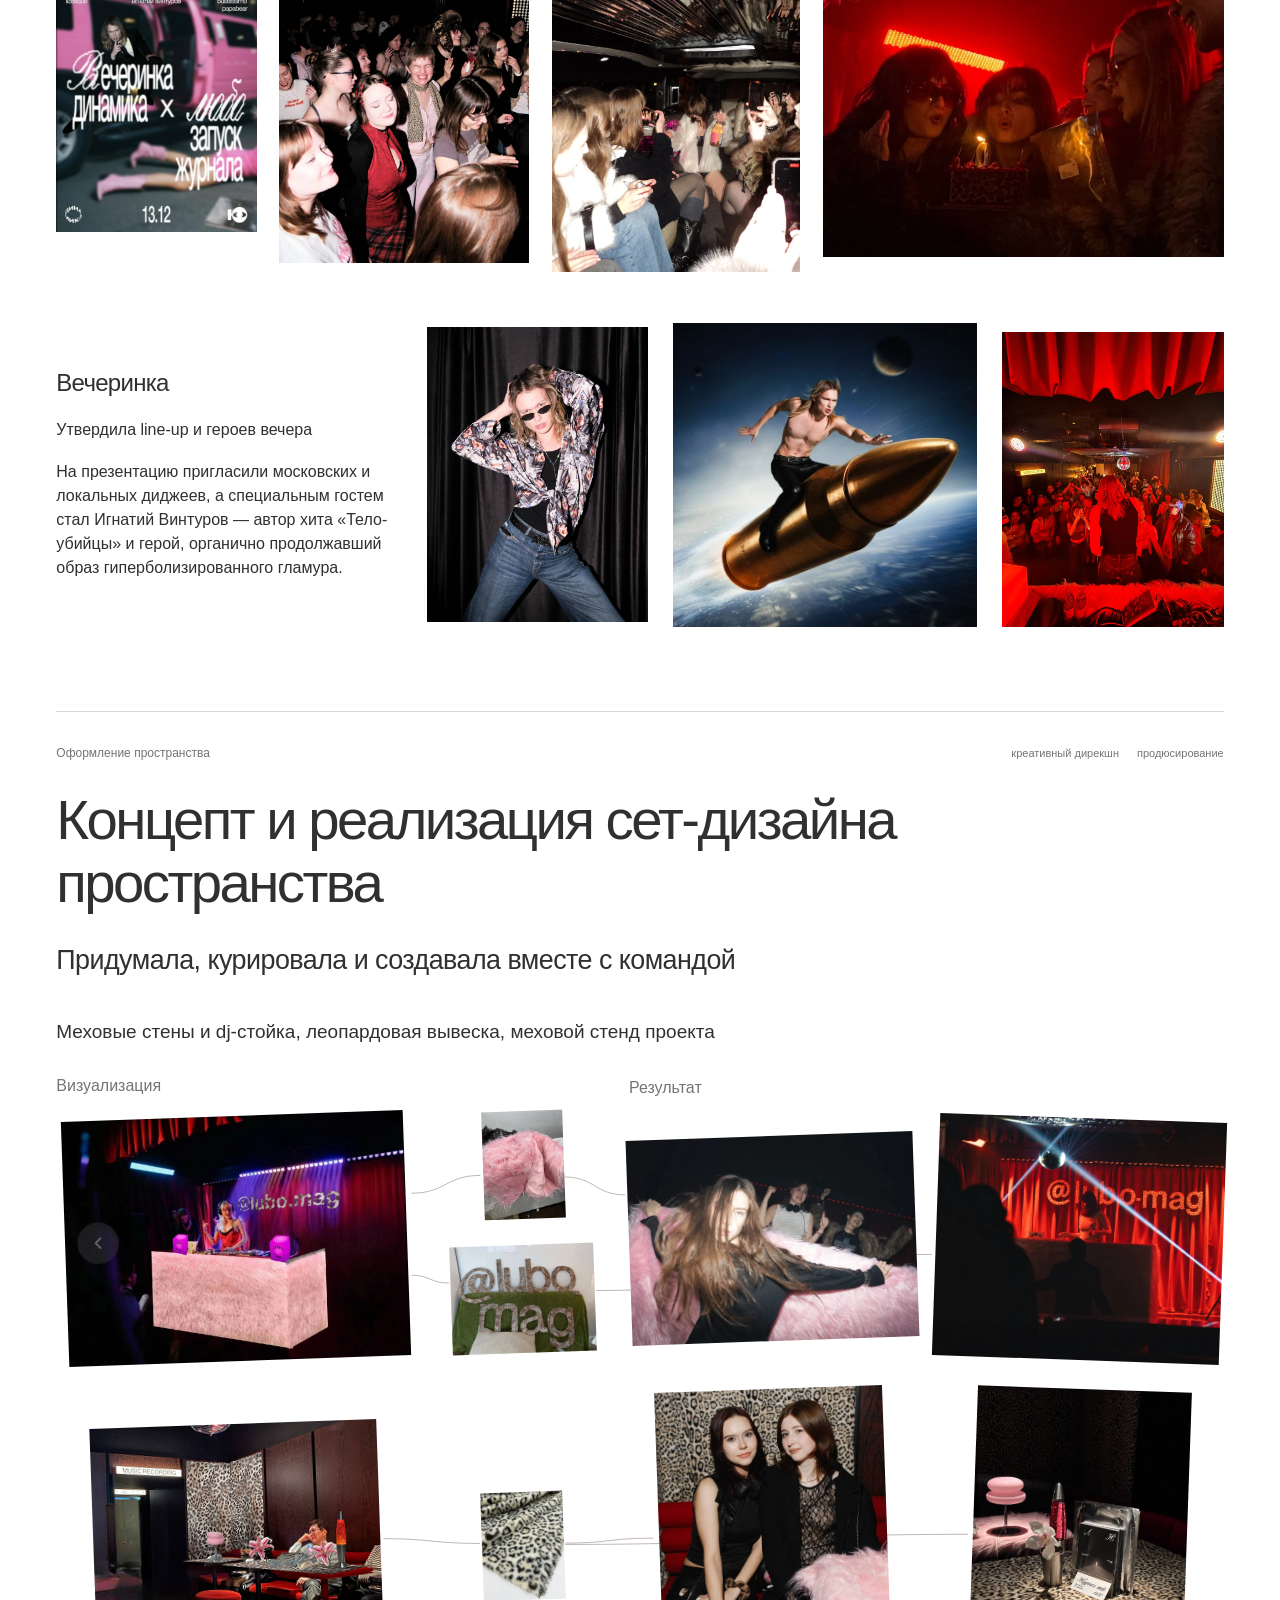
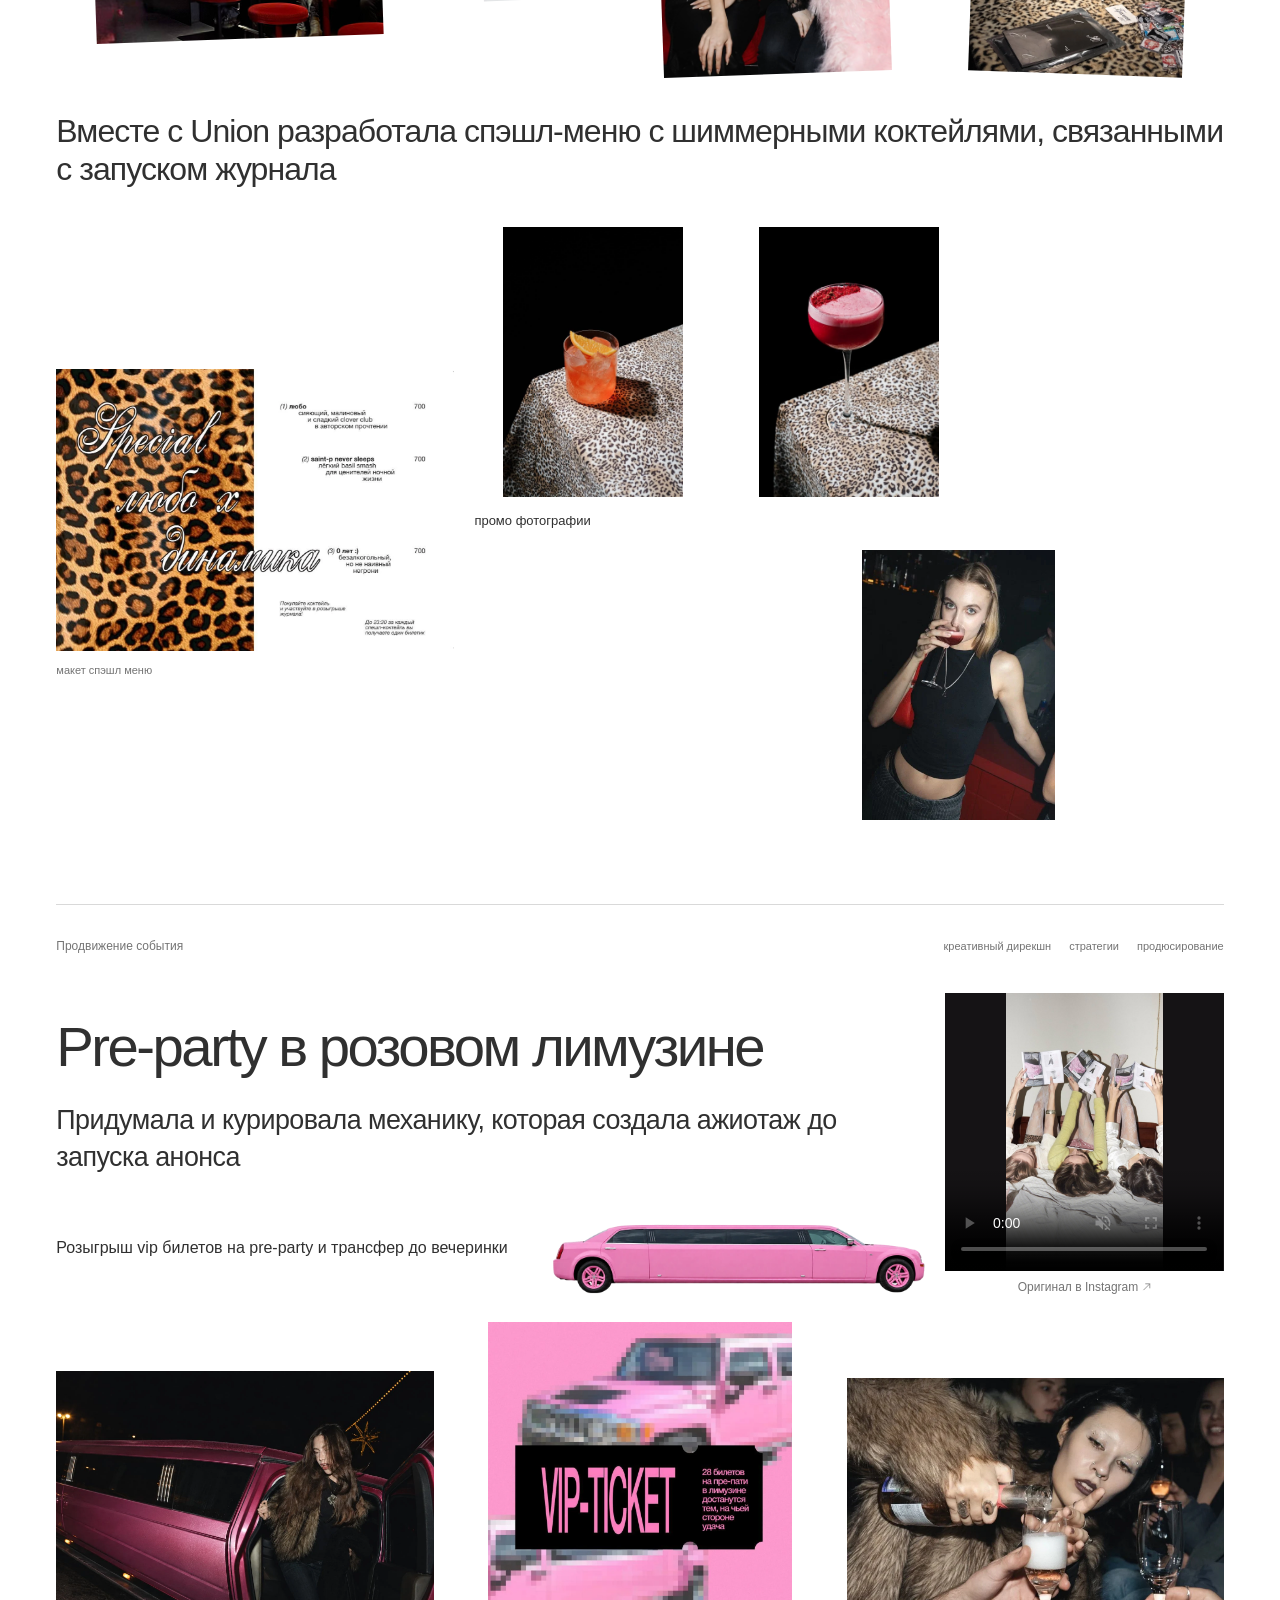
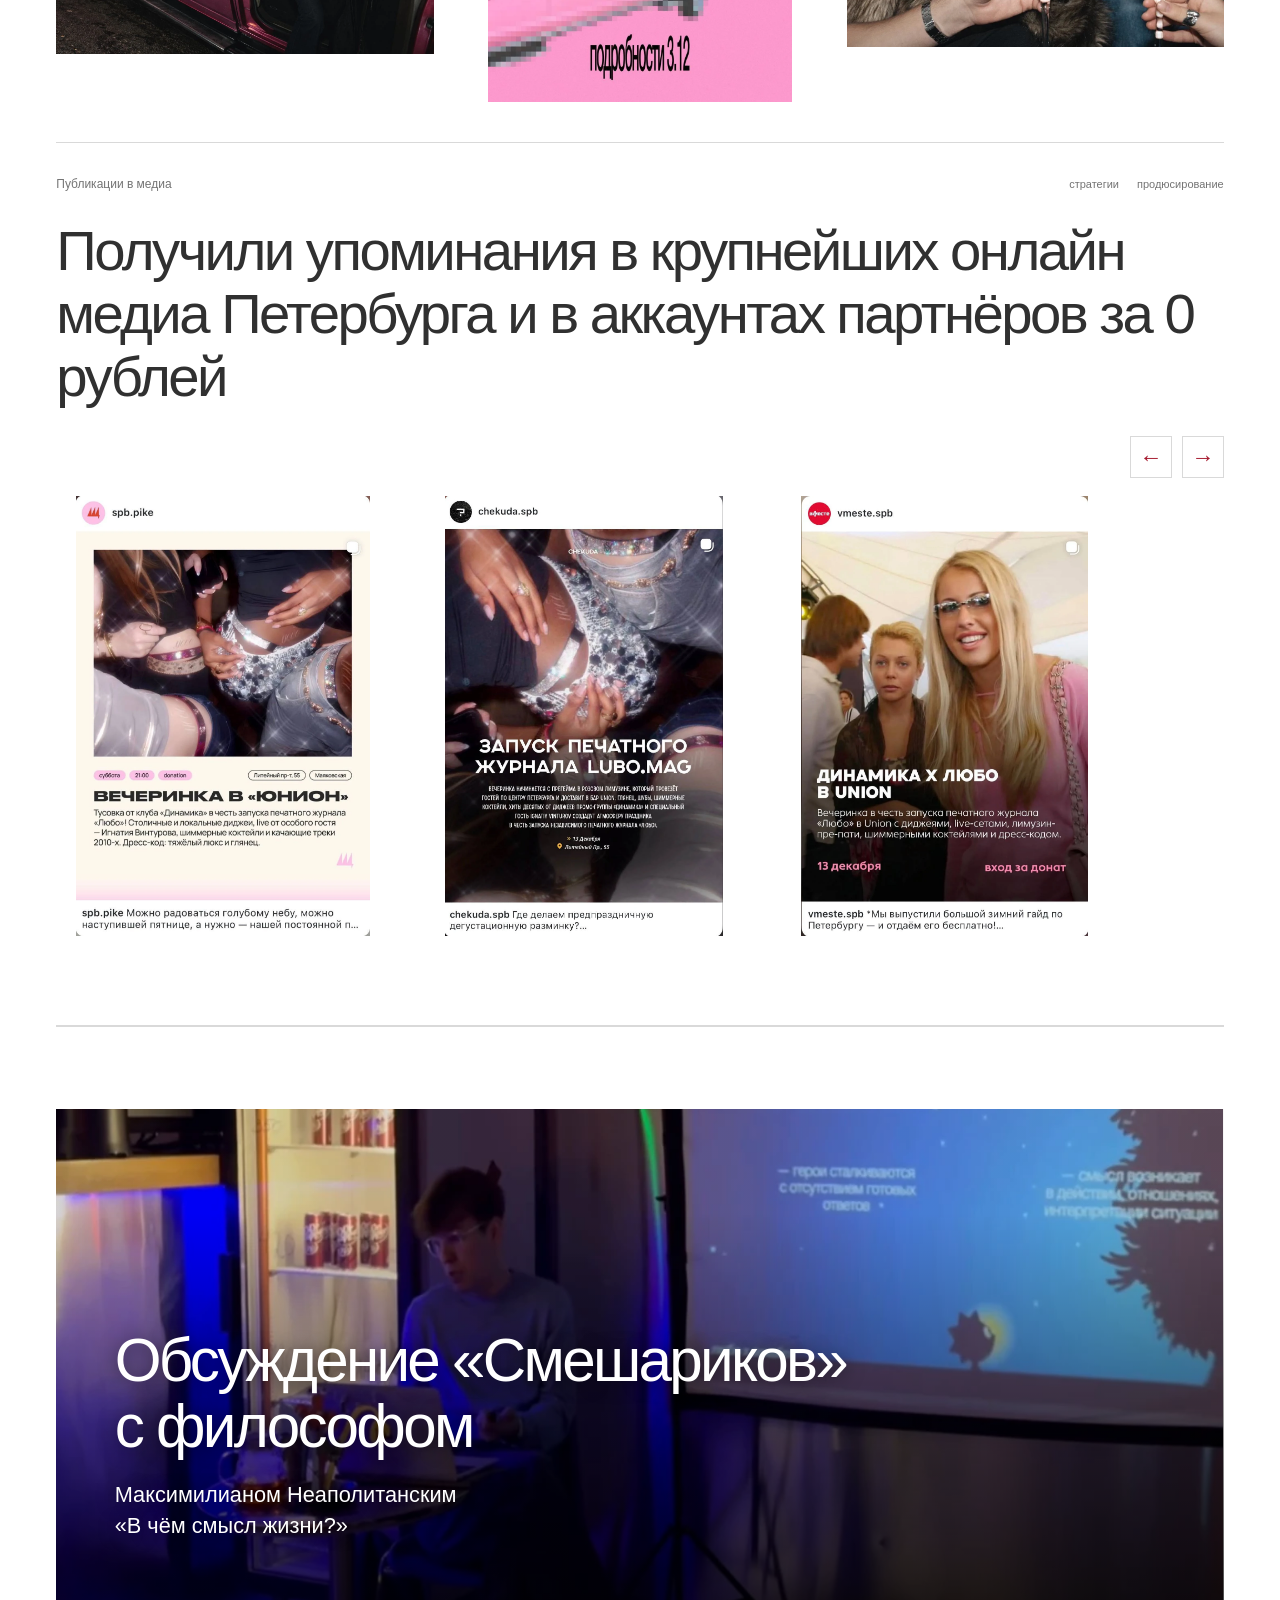
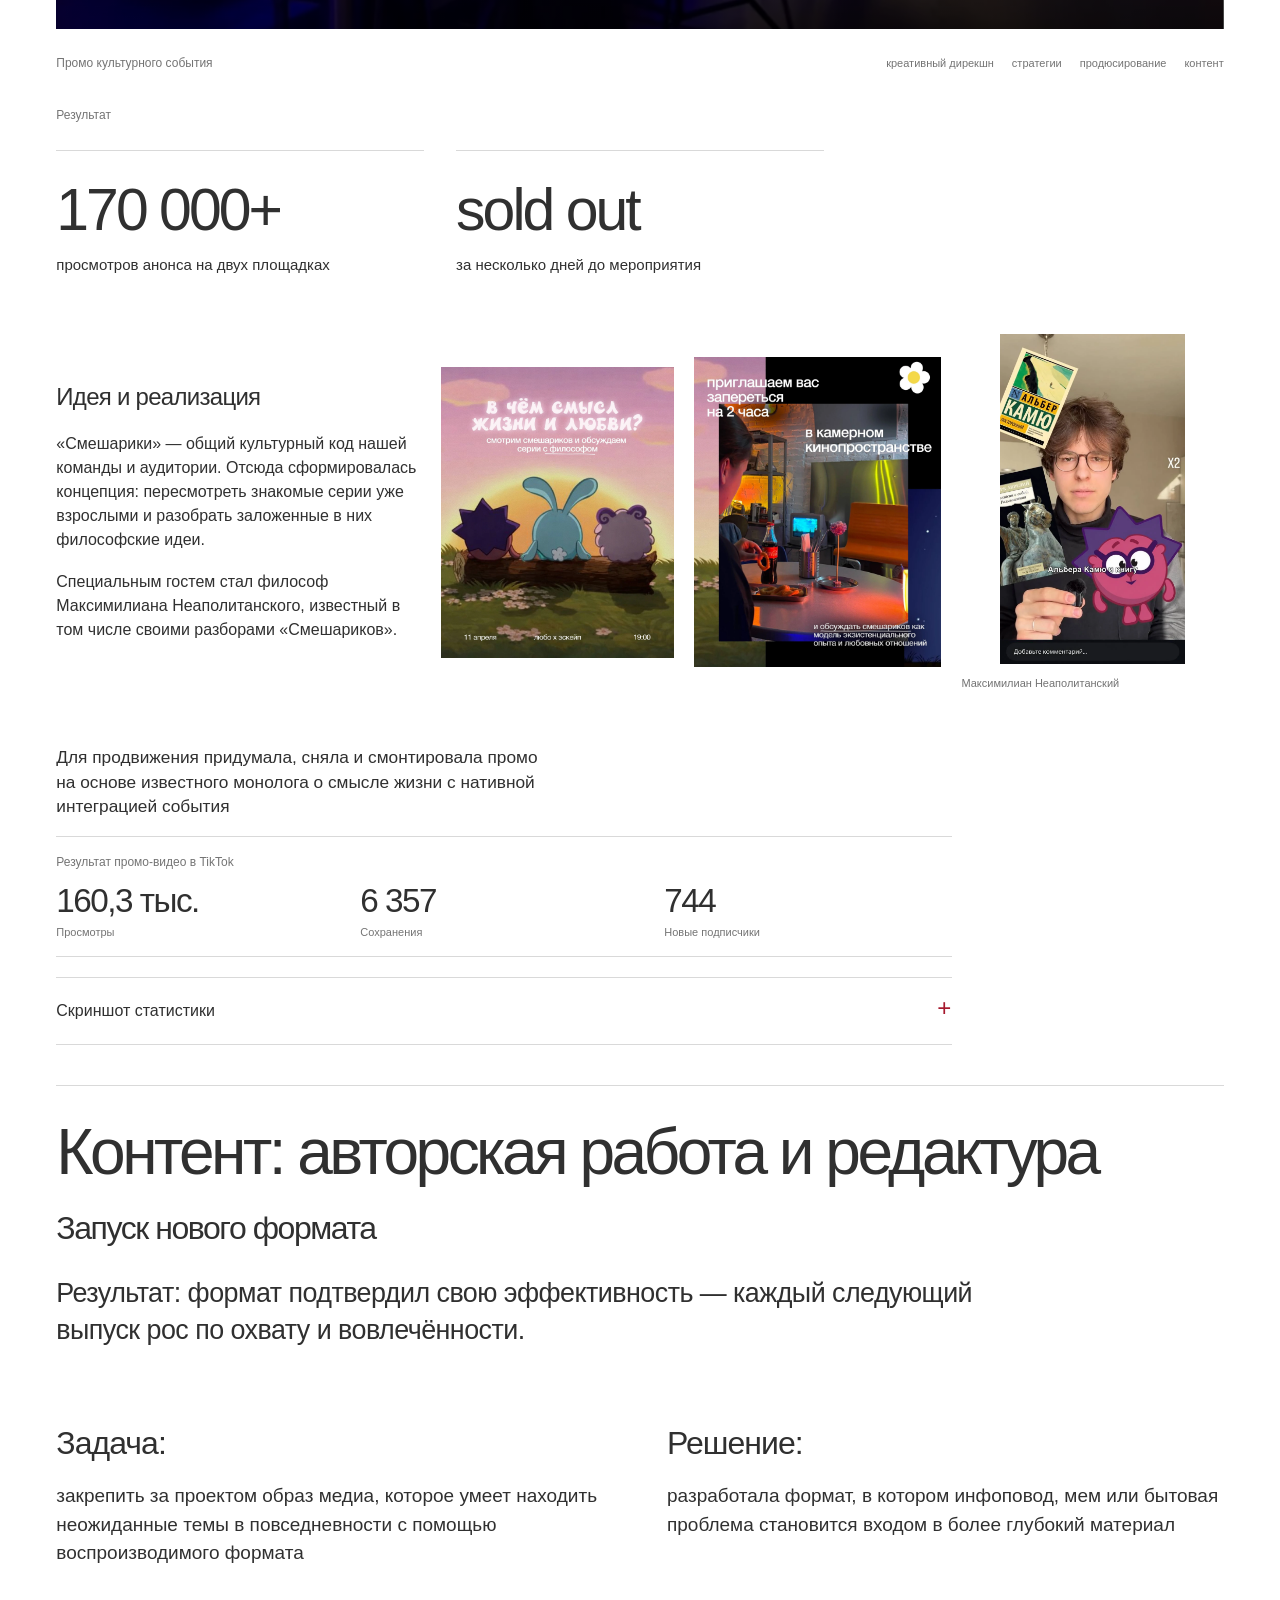
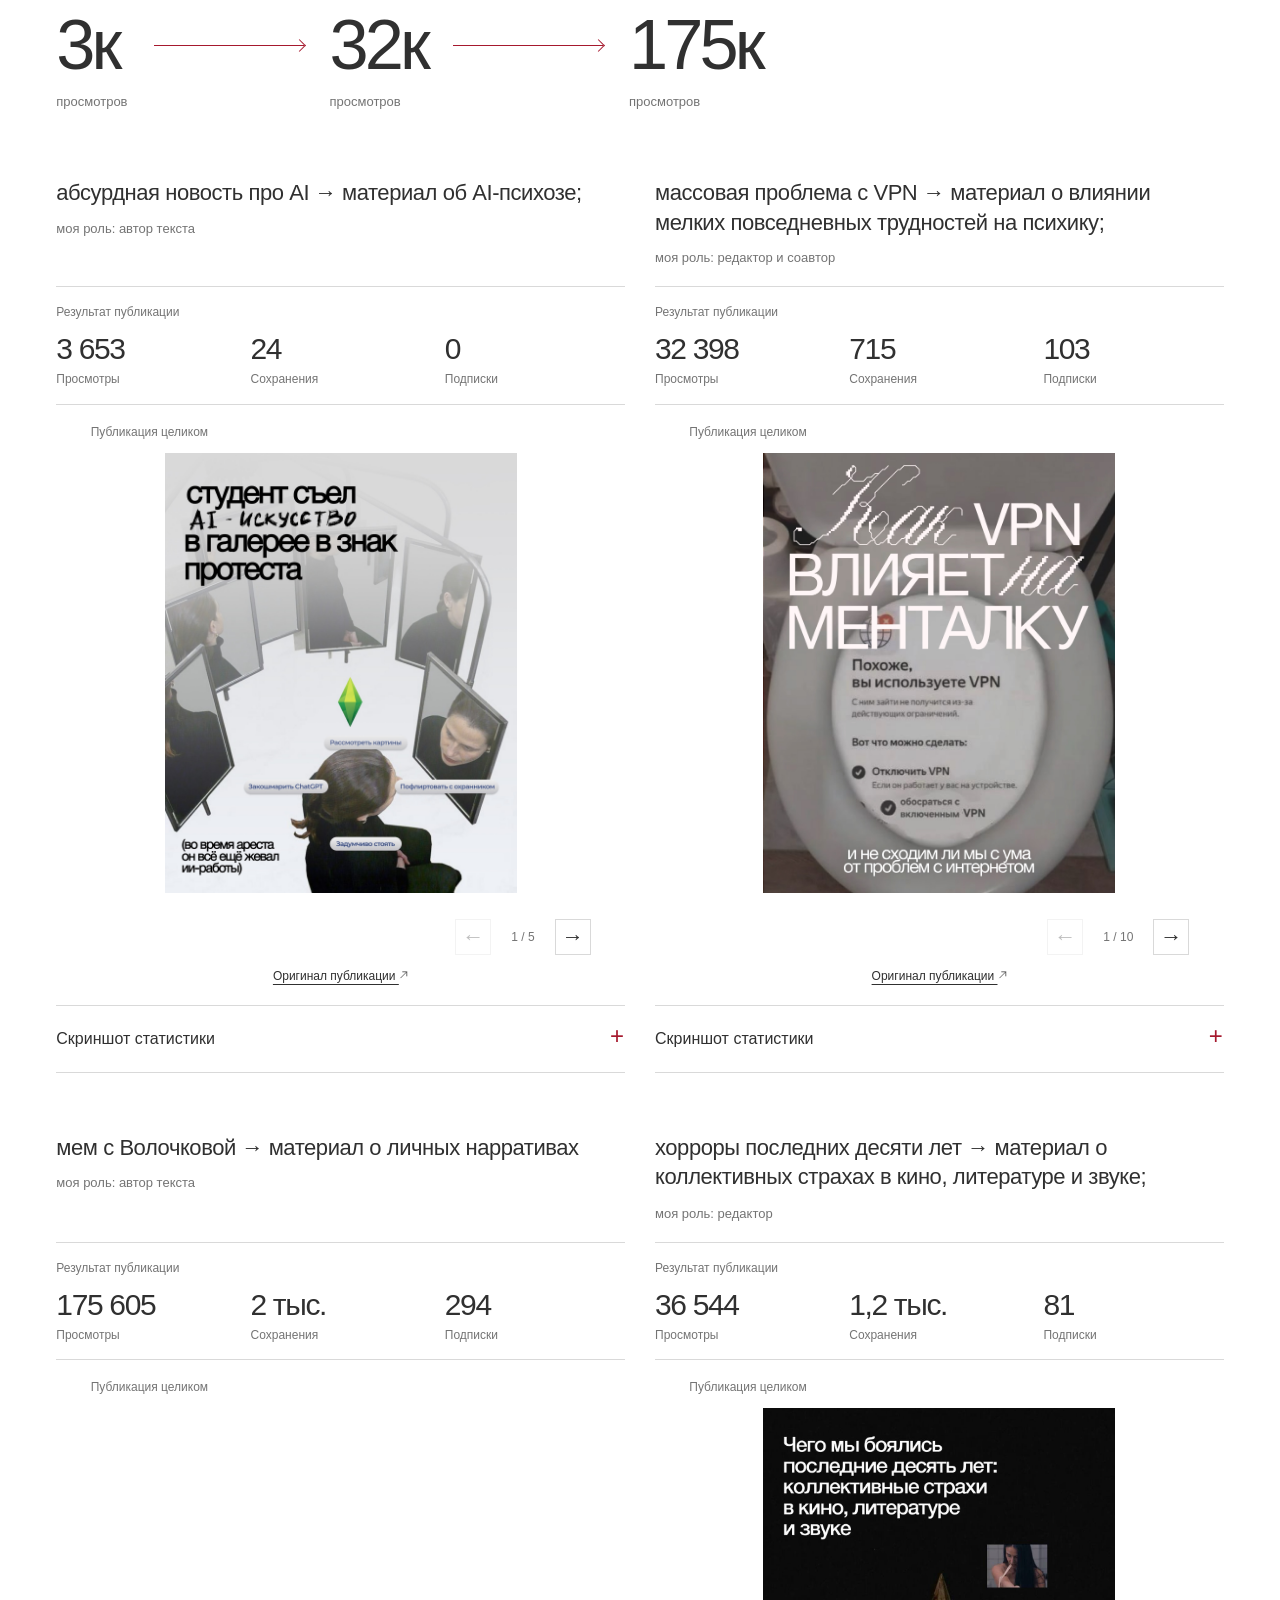
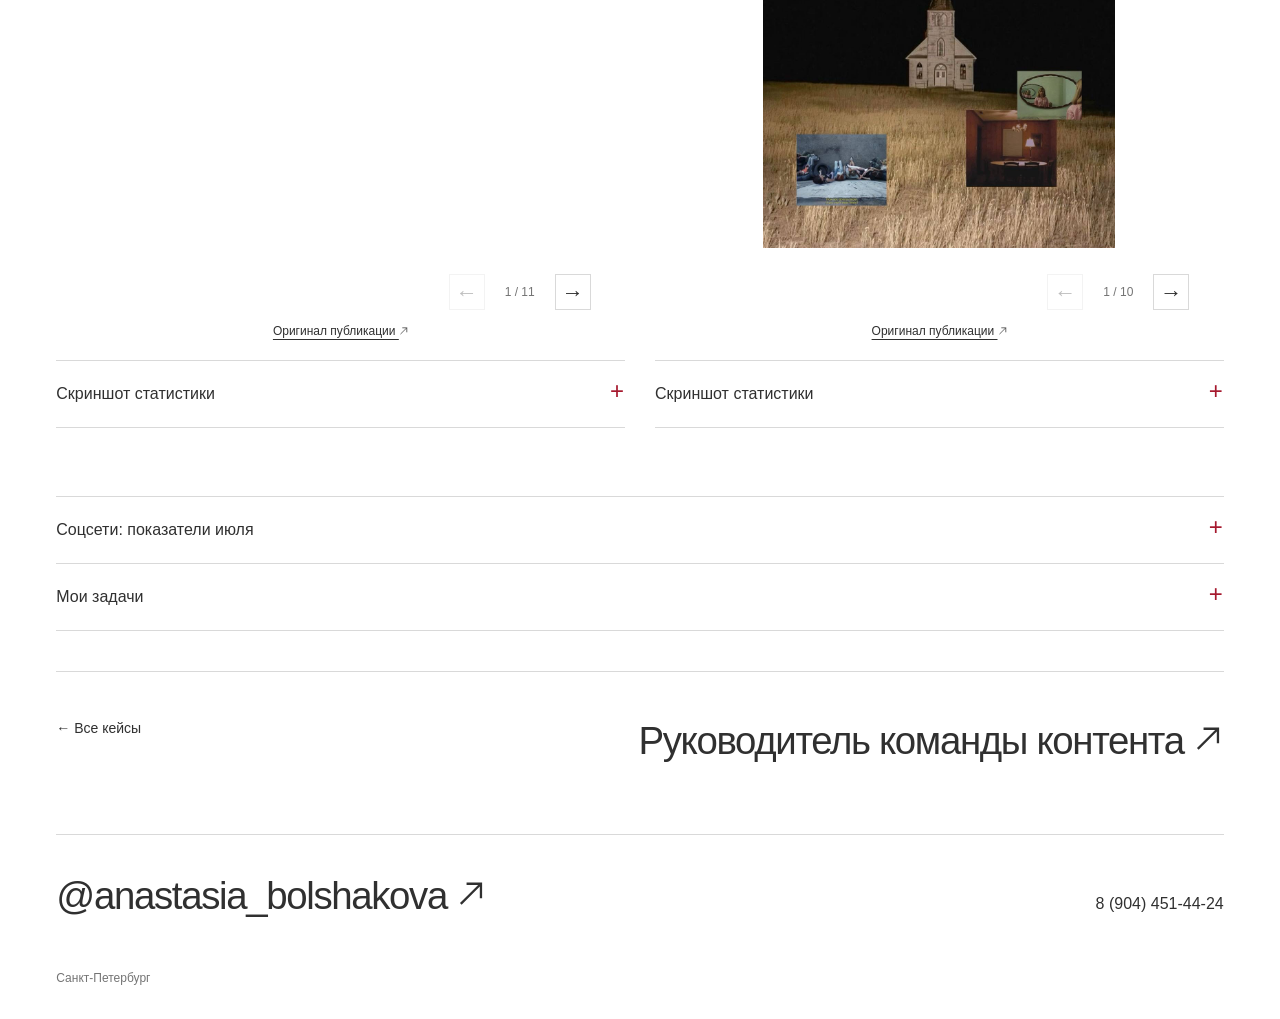
<file: lyubo.html>
<!doctype html><html lang="ru" class="no-js"><head><meta charset="utf-8"><meta name="viewport" content="width=device-width,initial-scale=1"><meta name="color-scheme" content="light"><title>Главный редактор и креативный директор · любо — портфолио</title><meta name="description" content="Креативный продюсер, бренд-менеджер и редактор в культурных и образовательных проектах"><link rel="icon" href="assets/favicon.svg" type="image/svg+xml"><link rel="stylesheet" href="styles.css?v=20261105-layout24"><link rel="stylesheet" href="narrative.css?v=20261105-layout24"><link rel="stylesheet" href="collage.css?v=20261105-layout24"><link rel="stylesheet" href="lyubo.css?v=20261105-layout24"><link rel="stylesheet" href="refinements.css?v=20261105-layout24"><link rel="stylesheet" href="media-layout.css?v=20261105-mobile29"><script defer src="app.js?v=20261105-pan29"></script></head><body><a class="skip-link" href="#main">К содержанию</a><div id="page-top" tabindex="-1"></div><header class="site-header"><div class="header-inner"><a class="header-label" href="index.html#projects">← Все кейсы</a><a class="nav-contact" href="https://t.me/anastasia_bolshakova" target="_blank" rel="noopener noreferrer"><span class="contact-handle">@anastasia_bolshakova&nbsp;<svg aria-hidden="true" focusable="false" width=".8em" height=".8em" viewBox="0 0 16 16" fill="none" stroke="currentColor" stroke-width="1.2"><path d="M2.5 13.5 13 3M5.5 3H13v7.5"/></svg></span><span class="contact-label">Связаться&nbsp;<svg aria-hidden="true" focusable="false" width=".8em" height=".8em" viewBox="0 0 16 16" fill="none" stroke="currentColor" stroke-width="1.2"><path d="M2.5 13.5 13 3M5.5 3H13v7.5"/></svg></span></a></div></header><a class="back-to-top" href="#page-top" aria-label="Наверх страницы" title="Наверх"><svg width="18" height="12" viewBox="0 0 18 12" fill="none" aria-hidden="true"><path d="m2 10 7-7 7 7" stroke="currentColor" stroke-width="1.5"/></svg></a><main id="main" class="shell lyubo-main"><section class="case-hero"><div class="breadcrumb"><a href="index.html#projects">Кейсы</a><span>/</span><span>Запуск медиа</span></div><div class="case-title-row"><h1 class="case-title">Главный редактор и креативный директор</h1></div><p class="case-subtitle"><span class="project-brand">любо</span> · печатное и онлайн медиа</p></section><section class="case-overview"><div><h2 class="case-lead">Создала независимый культурный проект с нуля</h2><div class="project-people"><p class="team-achievement">управление командой от 3 человек</p><div class="overview-collaborators" id="lyubo-collaborators"><div class="collaborators"><p>сотрудничали:</p><ul><li>Игнат Винтуров</li><li>Максимилиан Неаполитанский</li><li>лекторий порт</li><li>Kiririll</li><li>Rep Chess</li><li>Юнион</li><li>Oversize Pizza etc.</li></ul></div></div></div><details class="details"><summary>О проекте</summary><div class="details-body"><p>любо — интерактивное печатное и онлайн-медиа. Проект с любовью и любопытством исследует повседневность.</p></div></details></div><div class="overview-media"><img class="" src="assets/revision/p04-image-02.webp" width="1280" height="853" alt="Команда и героини съёмки с первым выпуском «Любо»" loading="eager" decoding="async"></div><div class="case-scope"><p>запуск собственного проекта</p><p>креативный дирекшн</p><p>спецпроекты</p><p>редактура</p><p>контент</p></div></section><section class="case-results-overview"><h2>Результаты проекта</h2><div class="story-results"><span class="result-label">Результат</span><div class="result-tile">тираж <strong class="result-number">900</strong>экз.</div><div class="result-tile">журнал представлен в <strong class="result-number">10+</strong> книжных в 6 городах</div><div class="result-tile"><strong class="result-number">400+</strong> гостей на запуске</div><div class="result-tile"><strong class="result-number">3000+</strong> подписчиков в соцсетях</div></div><div class="project-development" id="lyubo-intro"><p class="project-growth">Проект вырос в творческое объединение с собственным печатным и онлайн медиа о повседневности, постоянной командой, офлайн-событиями и лояльной аудиторией</p></div></section><div class="overview-details"><details class="details"><summary>Мои задачи</summary><div class="details-body"><ul class="task-list"><li>Разработала бренд и концепцию проекта: позиционирование, смысловую платформу, tone of voice, визуальное направление и УТП.</li><li>Разработала концепцию и структуру первого выпуска.</li><li>Собрала и курировала команду.</li><li>Разработала стратегию запуска и продвижения.</li><li>Выстроила дистрибуцию и онлайн-продажи.</li><li>Курировала редакционную работу, редактировала и писала материалы.</li><li>Вела финансовое планирование проекта.</li></ul></div></details></div><div class="case-layout narrative-layout"><nav class="case-map lyubo-case-map" id="case-map" aria-label="Разделы кейса"><h2>Что внутри</h2><div class="lyubo-card-grid"><section class="lyubo-map-group"><h3>Бренд и продукт</h3><a class="kiki-map-card" href="#lyubo-brand"><span class="map-thumb"><img src="assets/user/lyubo-launch-worktable.webp" width="735" height="490" alt="Рабочий стол с ноутбуком, книгами и заметками" loading="lazy"></span><h4>Этапы запуска</h4><p>Разработка бренда и продукта</p><strong>Журнал появился в 10+ книжных в 6 городах</strong><span class="map-arrow" aria-hidden="true"><svg aria-hidden="true" focusable="false" width=".8em" height=".8em" viewBox="0 0 16 16" fill="none" stroke="currentColor" stroke-width="1.2"><path d="M2.5 13.5 13 3M5.5 3H13v7.5"/></svg></span></a><a class="kiki-map-card" href="#lyubo-magazine"><span class="map-thumb"><img class="" src="assets/revision/p09-image-01.webp" width="1600" height="1120" alt="Разворот «Любо»: содержание" loading="lazy" decoding="async"></span><h4>Концепция журнала</h4><p>Листать выпуск</p><strong>Статьи и игры собраны в маршрут от рождения до смерти</strong><span class="map-arrow" aria-hidden="true"><svg aria-hidden="true" focusable="false" width=".8em" height=".8em" viewBox="0 0 16 16" fill="none" stroke="currentColor" stroke-width="1.2"><path d="M2.5 13.5 13 3M5.5 3H13v7.5"/></svg></span></a></section><section class="lyubo-map-group"><h3>Спецпроекты</h3><a class="kiki-map-card" href="#lyubo-party"><span class="map-thumb"><video class="map-film" data-case-preview="lyubo-party" aria-hidden="true" autoplay muted loop playsinline preload="metadata" width="1472" height="1080" poster="assets/video/f1e45cba6b5c68f2ae0c38c2036eee35-poster.webp"><source src="assets/video/f1e45cba6b5c68f2ae0c38c2036eee35.mp4" type="video/mp4"></video></span><h4>Презентация журнала</h4><p>Вечеринка с розовым лимузином и Игнатом Винтуровым</p><strong>400+ гостей // 40 000+ органического охвата // публикации в медиа с аудиторией 500 000+</strong><span class="map-arrow" aria-hidden="true"><svg aria-hidden="true" focusable="false" width=".8em" height=".8em" viewBox="0 0 16 16" fill="none" stroke="currentColor" stroke-width="1.2"><path d="M2.5 13.5 13 3M5.5 3H13v7.5"/></svg></span></a><a class="kiki-map-card" href="#lyubo-smeshariki"><span class="map-thumb"><video class="map-film" data-case-preview="lyubo-discussion" aria-hidden="true" autoplay muted loop playsinline preload="metadata" width="1440" height="1080" poster="assets/video/07dd7ba475df9478ad145ccb924c07d6-poster.webp"><source src="assets/video/07dd7ba475df9478ad145ccb924c07d6.mp4" type="video/mp4"></video></span><h4>Обсуждение «Смешариков» с философом</h4><p>Максимилиан Неаполитанский</p><strong>Sold out // 170 000+ просмотров промо-видео</strong><span class="map-arrow" aria-hidden="true"><svg aria-hidden="true" focusable="false" width=".8em" height=".8em" viewBox="0 0 16 16" fill="none" stroke="currentColor" stroke-width="1.2"><path d="M2.5 13.5 13 3M5.5 3H13v7.5"/></svg></span></a></section><section class="lyubo-map-group"><h3>Редактура и авторские тексты</h3><a class="kiki-map-card" href="#editing-samples"><span class="map-thumb"><img src="assets/user/lyubo-journal-cutout.webp" width="640" height="480" alt="Разворот и обложка первого выпуска журнала любо" loading="lazy"></span><h4>В журнале</h4><p>Примеры текстов</p><strong>Отредактировала все материалы выпуска</strong><span class="map-arrow" aria-hidden="true"><svg aria-hidden="true" focusable="false" width=".8em" height=".8em" viewBox="0 0 16 16" fill="none" stroke="currentColor" stroke-width="1.2"><path d="M2.5 13.5 13 3M5.5 3H13v7.5"/></svg></span></a><a class="kiki-map-card" href="#lyubo-editorial-heading"><span class="map-thumb"><img src="assets/publications/social-horror/slide-01.jpg" width="1024" height="1280" alt="Обложка материала о коллективных страхах в кино, литературе и звуке" loading="lazy"></span><h4>В соцсетях</h4><p>Новый формат и примеры текстов</p><strong>Рост охвата с 3к до 175к</strong><span class="map-arrow" aria-hidden="true"><svg aria-hidden="true" focusable="false" width=".8em" height=".8em" viewBox="0 0 16 16" fill="none" stroke="currentColor" stroke-width="1.2"><path d="M2.5 13.5 13 3M5.5 3H13v7.5"/></svg></span></a></section></div></nav><div class="case-content"><section class="story" id="lyubo-brand"><div class="story-meta"><span>Разработка бренда</span></div><h2 class="story-heading">Запуск продукта, реализация стратегии продвижения</h2><div class="atlas-viewport" id="lyubo-launch" tabindex="0" role="region" aria-label="Этапы запуска: прокрутка влево и вправо"><div class="launch-composition"><svg viewBox="0 0 1707 397" aria-hidden="true" class="launch-lines"><path d="M158 164 C176 190 191 211 206 245"/><path d="M282 262 C319 228 363 156 370 114"/><path d="M624 33 C635 46 634 66 648 86 S688 128 710 153"/><path d="M760 249 C773 273 794 273 812 318"/><path d="M938 357 C966 357 993 341 1020 335 C1050 329 1084 289 1087 251 C1088 220 1085 165 1085 135"/><path d="M1213 75 C1238 91 1249 112 1257 126 S1274 145 1279 157"/><path d="M1326 232 C1341 252 1348 279 1378 297 Q1398 304 1410 311"/></svg><ol aria-label="Этапы запуска" data-launch-chain><li style="left:0.878735%;top:20.403023%;width:15.758641%"><div class="story-block  " id="lyubo-idea"><h3>Идея продукта</h3><p>Заметила отсутствие современных печатных медиа, близких мне, и растущий запрос на офлайн-взаимодействие</p></div></li><li style="left:8.670182%;top:67.758186%;width:15.407147%"><div class="story-block  " id="lyubo-research"><h3>Исследования рынка и экономика</h3><p>Провела глубинные интервью, проанализировала конкурентов, составила первоначальную смету</p></div></li><li style="left:19.332162%;top:6.297229%;width:18.101933%"><div class="story-block  " id="lyubo-platform"><h3>Сборка платформы бренда</h3><p>Сформулировала ключевую ценность бренда — настоящесть; и центральную идею — любопытство к повседневности.</p></div></li><li style="left:34.856473%;top:38.035264%;width:16.871705%"><div class="story-block  " id="lyubo-language"><h3>Язык бренда</h3><p>Сформировала tone of voice и задала визуальный код: сканы как элементы повседневного, рукописные надписи, тактильность и намеренная нестерильность.</p></div></li><li style="left:32.513181%;top:76.574307%;width:27.182191%"><div class="story-block  " id="lyubo-usp"><h3>УТП бренда</h3><p>Разработала интерактивный и игровой формат коммуникации</p><p>Встроила игровые механики в продукт и другие активации бренда: коллаборации, офлайн-события, мерч.</p></div></li><li style="left:51.845343%;top:7.556675%;width:18.863503%"><div class="story-block  " id="lyubo-first-product"><h3>Первый продукт</h3><p>Разработала концепцию выпуска о теле и его драматургию — путешествие от рождения до смерти, которое определяло структуру материалов, навигацию и изменение визуального языка.</p></div></li><li style="left:67.311072%;top:42.065491%;width:19.214997%"><div class="story-block  " id="lyubo-production"><h3>Производство и запуск</h3><p>Собрала команду, курировала редактуру материалов и дизайн, организовала печать 900 экземпляров</p></div></li><li style="left:83.479789%;top:71.284635%;width:15.641476%"><div class="story-block  " id="lyubo-sales"><h3>Продажи и развитие</h3><p>Настроила автоматизированные онлайн-продажи и дистрибуцию; придумывала и курировала коллаборации, онлайн-медиа и создание мерча</p></div></li></ol><div class="launch-photo" style="left:0.878735%;top:57.178841%;width:6.209725%;height:40.050378%"><figure class="media-figure "><button class="media-button" type="button" data-gallery="launch-photos" aria-label="Увеличить: Съёмка журнала в лифте для концепции первого выпуска"><img class="" src="assets/revision/p06-image-03.webp" width="1600" height="2400" alt="Съёмка журнала в лифте для концепции первого выпуска" loading="lazy" decoding="async"></button></figure></div><div class="launch-photo" style="left:24.721734%;top:27.204030%;width:9.314587%;height:28.463476%"><figure class="media-figure "><button class="media-button" type="button" data-gallery="launch-photos" aria-label="Увеличить: Разворот «Любо»: визуальный язык журнала"><img class="" src="assets/revision/p06-image-04.webp" width="1600" height="1123" alt="Разворот «Любо»: визуальный язык журнала" loading="lazy" decoding="async"></button></figure></div><div class="launch-photo" style="left:27.065026%;top:70.277078%;width:4.569420%;height:28.211587%"><figure class="media-figure "><button class="media-button" type="button" data-gallery="launch-photos" aria-label="Увеличить: Страница журнала с интерактивной механикой"><img class="" src="assets/revision/p06-image-06.webp" width="986" height="1412" alt="Страница журнала с интерактивной механикой" loading="lazy" decoding="async"></button></figure></div><div class="launch-photo" style="left:53.837141%;top:45.340050%;width:5.916813%;height:22.166247%"><figure class="media-figure launch-lift-detail"><button class="media-button" type="button" data-gallery="launch-photos" aria-label="Увеличить: Съёмка журнала в лифте для проекта «Любо»"><img class="" src="assets/revision/p06-image-02.webp" width="1600" height="2400" alt="Съёмка журнала в лифте для проекта «Любо»" loading="lazy" decoding="async"></button></figure></div><div class="launch-photo" style="left:76.157001%;top:10.831234%;width:8.084359%;height:22.921914%"><figure class="media-figure "><button class="media-button" type="button" data-gallery="launch-photos" aria-label="Увеличить: Съёмка с журналом на кровати"><img class="" src="assets/revision/p06-image-08.webp" width="1600" height="1067" alt="Съёмка с журналом на кровати" loading="lazy" decoding="async"></button></figure></div><div class="launch-photo" style="left:64.733450%;top:65.491184%;width:12.185120%;height:34.508816%"><figure class="media-figure "><button class="media-button" type="button" data-gallery="launch-photos" aria-label="Увеличить: Команда на съёмке первого выпуска"><img class="" src="assets/revision/p06-image-05.webp" width="1280" height="853" alt="Команда на съёмке первого выпуска" loading="lazy" decoding="async"></button></figure></div><div class="launch-photo" style="left:88.459285%;top:37.027708%;width:8.435852%;height:25.944584%"><figure class="media-figure "><button class="media-button" type="button" data-gallery="launch-photos" aria-label="Увеличить: Запуск «Любо»: гости вечеринки"><img class="" src="assets/revision/p06-image-01.webp" width="1216" height="868" alt="Запуск «Любо»: гости вечеринки" loading="lazy" decoding="async"></button></figure></div></div></div></section><section class="story" id="lyubo-magazine"><div class="story-meta"><span>Концепция журнала</span><div class="story-skills"><span>креативный дирекшн</span><span>редактура</span></div></div><h2 class="story-heading">Редакционная концепция 1 выпуска</h2><p class="story-summary">Придумала концепт, структуру и способ повествования</p><div class="book" id="magazine-reader" data-book tabindex="0" aria-label="Развороты журнала"><div class="book-stage"><div class="book-page"><div class="media-set single "><figure class="media-figure "><button class="media-button" type="button" data-gallery="magazine-spreads" aria-label="Увеличить: Разворот «Любо»: содержание"><img class="" src="assets/revision/p09-image-01.webp" width="1600" height="1120" alt="Разворот «Любо»: содержание" loading="lazy" decoding="async"></button></figure></div></div><div class="book-page" hidden><div class="media-set single "><figure class="media-figure "><button class="media-button" type="button" data-gallery="magazine-spreads" aria-label="Увеличить: Разворот «Любо»: Василий Олен"><img class="" src="assets/revision/p09-image-02.webp" width="1600" height="1128" alt="Разворот «Любо»: Василий Олен" loading="lazy" decoding="async"></button></figure></div></div><div class="book-page" hidden><figure class="media-figure"><button class="media-button" type="button" data-gallery="magazine-spreads" aria-label="Увеличить: Разворот журнала: дисморфия, девушки в розовом"><img src="assets/user/dysmorphia-spread.png" width="1010" height="706" alt="Разворот журнала: дисморфия, девушки в розовом" loading="lazy" decoding="async"></button></figure></div><div class="book-page" hidden><div class="media-set  spread-pair"><figure class="media-figure "><button class="media-button" type="button" data-gallery="magazine-spreads" aria-label="Увеличить: Страница «Любо»: интерактивная схема"><img class="" src="assets/revision/p09-image-03.webp" width="986" height="1412" alt="Страница «Любо»: интерактивная схема" loading="lazy" decoding="async"></button></figure><figure class="media-figure "><button class="media-button" type="button" data-gallery="magazine-spreads" aria-label="Увеличить: Страница «Любо»: интерактивная карта"><img class="" src="assets/revision/p09-image-04.webp" width="984" height="1410" alt="Страница «Любо»: интерактивная карта" loading="lazy" decoding="async"></button></figure></div></div><div class="book-page" hidden><figure class="media-figure"><button class="media-button seam-spread" data-book-seam type="button" data-gallery="magazine-spreads" aria-label="Увеличить разворот"><span><img class="" src="assets/revision/p09-image-05.webp" width="1600" height="1123" alt="Разворот «Любо»: текст и портреты" loading="lazy" decoding="async"></span><span aria-hidden="true"><img class="" src="assets/revision/p09-image-05.webp" width="1600" height="1123" alt="Разворот «Любо»: текст и портреты" loading="lazy" decoding="async"></span></button></figure></div><div class="book-page" hidden><div class="media-set single "><figure class="media-figure "><button class="media-button" type="button" data-gallery="magazine-spreads" aria-label="Увеличить: Разворот «Любо»: визуальная история с предметами"><img class="" src="assets/revision/p09-image-06.webp" width="1600" height="1123" alt="Разворот «Любо»: визуальная история с предметами" loading="lazy" decoding="async"></button></figure></div></div><div class="book-page" hidden><figure class="media-figure"><button class="media-button seam-spread seam-oldage" data-book-seam type="button" data-gallery="magazine-spreads" aria-label="Увеличить разворот"><span><img class="" src="assets/revision/p09-image-07.webp" width="1600" height="1122" alt="Разворот «Любо»: текст и фотография" loading="lazy" decoding="async"></span><span aria-hidden="true"><img class="" src="assets/revision/p09-image-07.webp" width="1600" height="1122" alt="Разворот «Любо»: текст и фотография" loading="lazy" decoding="async"></span></button></figure></div><button class="book-edge edge-prev" data-book-edge="-1" type="button" tabindex="-1" aria-label="Предыдущий разворот: левый край"></button><button class="book-edge edge-next" data-book-edge="1" type="button" tabindex="-1" aria-label="Следующий разворот: правый край"></button></div><div class="book-controls"><button type="button" data-book-prev aria-label="Предыдущий разворот" disabled>←</button><span class="book-label">Листать журнал</span><span class="book-count" aria-live="polite">1 / 7</span><button type="button" data-book-next aria-label="Следующий разворот">→</button></div></div><div class="story-block text-media age-concept" id="magazine-concept"><div class="block-copy"><h3>Концепт</h3><p>путешествие человека от рождения до смерти, где все статьи и игры привязаны к определённому этапу жизни. Так, в журнал исследует тело через разную оптику — рождение, внешность, сексуальность, религию, память, старение, традиции и смерть.</p></div><div class="block-media"><figure class="media-figure"><button class="media-button" type="button" data-gallery="magazine-concept" aria-label="Увеличить: Вам 80 лет — навигация по этапам жизни"><img src="assets/user/age-80.jpg" width="1004" height="693" alt="Вам 80 лет — навигация по этапам жизни" loading="lazy" decoding="async"></button></figure><div id="magazine-topic"><p>Тема 1 выпуска — тело</p></div></div></div><div class="story-block  " id="magazine-navigation"><p>В поддержку этого решения проработала навигацию по выпуску: между статей размещены развороты с возрастом, а года жизни человека соседствуют с нумерацией страниц</p></div></section><section class="story" id="lyubo-editing"><div class="story-meta"><span>Редактура материалов</span><div class="story-skills"><span>редактура</span></div></div><h2 class="story-heading" id="lyubo-editorial-heading">Все тексты проходили мою редактуру:</h2><div class="story-block text-media " id="editing-approach"><div class="block-copy"><p>я находила центральную идею и механику подачи, часто меняла структуру и при необходимости дописывала отдельные блоки, чтобы каждый материал работал как цельное высказывание и поддерживал общую концепцию выпуска</p></div><div class="block-media"><div class="media-set single "><figure class="media-figure "><button class="media-button" type="button" data-gallery="editing" aria-label="Увеличить: Съёмка первого номера журнала «Любо»"><img class="" src="assets/revision/p10-image-01.webp" width="1600" height="2400" alt="Съёмка первого номера журнала «Любо»" loading="lazy" decoding="async"></button></figure></div></div></div><div id="editing-samples"><div class="document-links"><a class="document-link" href="https://docs.google.com/document/d/1FZIiwBRQCLFVfh4f1_sIFh0tpuiarFHib8MsHLGk3LE/edit?usp=sharing" target="_blank" rel="noopener noreferrer"><span class="document-type">Редакторская работа · Сатирическая статья</span><strong>Как женщины присвоили заслуги мужчин, бобров и колхозов</strong><span class="document-arrow" aria-hidden="true"><svg aria-hidden="true" focusable="false" width=".8em" height=".8em" viewBox="0 0 16 16" fill="none" stroke="currentColor" stroke-width="1.2"><path d="M2.5 13.5 13 3M5.5 3H13v7.5"/></svg></span><span class="sample-description">Текст о том, как менялась мода на женскую одежду в XX веке и как это связано с телесностью и феминистским движением.</span></a><a class="document-link" href="https://docs.google.com/document/d/1Ak7R9WxfKUDkiW3a5WJgTalrfa_ZAsEYHVjbQqedOGw/edit?usp=sharing" target="_blank" rel="noopener noreferrer"><span class="document-type">Авторская работа · Исследование</span><strong>Мы исказили свои лица, чтобы найти идеал красоты</strong><span class="document-arrow" aria-hidden="true"><svg aria-hidden="true" focusable="false" width=".8em" height=".8em" viewBox="0 0 16 16" fill="none" stroke="currentColor" stroke-width="1.2"><path d="M2.5 13.5 13 3M5.5 3H13v7.5"/></svg></span><span class="sample-description">С помощью компьютерного зрения мы проанализировали лица сотни моделей, вывели формулу красоты и примерили её на себя.</span></a></div></div></section><section class="chapter-intro" id="lyubo-events-overview"><h2>Спецпроекты</h2><span id="lyubo-events"></span></section><article class="event-case" aria-label="Презентация журнала: концепция и продвижение"><section class="story" id="lyubo-party"><div class="video-hero"><video class="background-video" autoplay muted loop playsinline preload="metadata" poster="assets/video/f1e45cba6b5c68f2ae0c38c2036eee35-poster.webp" width="1472" height="1080"><source src="assets/video/f1e45cba6b5c68f2ae0c38c2036eee35.mp4" type="video/mp4"></video><div class="video-heading"><h2>Презентация журнала</h2><p class="video-subtitle">Игнат Винтуров \\ розовый лимузин \\ новый глянец</p></div></div><div class="story-results"><span class="result-label">Результат</span><div class="result-tile"><strong class="result-number">400+</strong> гостей на презентации;</div><div class="result-tile"><strong class="result-number">40 000+</strong> органического охвата на этапе продвижения pre-party;</div><div class="result-tile"><strong class="result-number">500 000+</strong> суммарная аудитория городских медиа, в которых получили бесплатные публикации: «Щука», «Вместе», «Схожу, пожалуй» и др.;</div><div class="result-tile"><strong class="result-number">50+</strong> UGC-отметок от гостей мероприятия;<p class="result-followup">Упоминания в аккаунтах приглашенных гостей и организаторов: Игната Винтурова, Union bar, Динамика.</p></div></div><nav class="event-subnav" aria-label="Внутри презентации журнала"><a href="#lyubo-set-design">Концепт и реализация сет-дизайна пространства&nbsp;<svg aria-hidden="true" focusable="false" width=".8em" height=".8em" viewBox="0 0 16 16" fill="none" stroke="currentColor" stroke-width="1.2"><path d="M2.5 13.5 13 3M5.5 3H13v7.5"/></svg></a><a href="#lyubo-preparty">Промо: pre-party в лимузине&nbsp;<svg aria-hidden="true" focusable="false" width=".8em" height=".8em" viewBox="0 0 16 16" fill="none" stroke="currentColor" stroke-width="1.2"><path d="M2.5 13.5 13 3M5.5 3H13v7.5"/></svg></a><a href="#lyubo-press">Публикации в медиа&nbsp;<svg aria-hidden="true" focusable="false" width=".8em" height=".8em" viewBox="0 0 16 16" fill="none" stroke="currentColor" stroke-width="1.2"><path d="M2.5 13.5 13 3M5.5 3H13v7.5"/></svg></a></nav><div class="atmosphere-board party-board"><div class="story-block  party-note" id="party-concept"><p>Придумала и организовала вечеринку в стиле нового глянца: с розовым лимузином и Игнатом Винтуровым</p></div><figure class="media-figure party-shot shot-0"><button class="media-button" type="button" data-gallery="party" aria-label="Увеличить: Афиша презентации «Любо» × «Динамика»"><img class="" src="assets/revision/p11-image-01.webp" width="1024" height="1280" alt="Афиша презентации «Любо» × «Динамика»" loading="lazy" decoding="async"></button></figure><figure class="media-figure party-shot shot-1"><button class="media-button" type="button" data-gallery="party" aria-label="Увеличить: Гости вечеринки на запуске журнала"><img class="" src="assets/revision/p11-image-02.webp" width="1600" height="2000" alt="Гости вечеринки на запуске журнала" loading="lazy" decoding="async"></button></figure><figure class="media-figure party-shot shot-2"><button class="media-button" type="button" data-gallery="party" aria-label="Увеличить: Гости в пространстве вечеринки"><img class="" src="assets/revision/p11-image-04.webp" width="1600" height="2133" alt="Гости в пространстве вечеринки" loading="lazy" decoding="async"></button></figure><figure class="media-figure party-shot shot-3"><button class="media-button" type="button" data-gallery="party" aria-label="Увеличить: Гости вечеринки в красном свете"><img class="" src="assets/revision/p11-image-05.webp" width="1280" height="960" alt="Гости вечеринки в красном свете" loading="lazy" decoding="async"></button></figure></div><div class="atmosphere-board lineup-board"><div class="story-block  " id="party-lineup"><h3>Вечеринка</h3><p>Утвердила line-up и героев вечера</p><p>На презентацию пригласили московских и локальных диджеев, а специальным гостем стал Игнатий Винтуров — автор хита «Тело-убийцы» и герой, органично продолжавший образ гиперболизированного гламура.</p></div><figure class="media-figure "><button class="media-button" type="button" data-gallery="party-lineup" aria-label="Увеличить: Герой музыкальной программы"><img class="" src="assets/revision/p16-image-05.webp" width="1600" height="2133" alt="Герой музыкальной программы" loading="lazy" decoding="async"></button></figure><figure class="media-figure "><button class="media-button" type="button" data-gallery="party-lineup" aria-label="Увеличить: Промо-изображение участника музыкальной программы"><img class="" src="assets/revision/p16-image-04.webp" width="640" height="640" alt="Промо-изображение участника музыкальной программы" loading="lazy" decoding="async"></button></figure><figure class="media-figure "><button class="media-button" type="button" data-gallery="party-lineup" aria-label="Увеличить: Выступление на сцене и гости вечеринки"><img class="" src="assets/revision/p16-image-06.webp" width="1600" height="2133" alt="Выступление на сцене и гости вечеринки" loading="lazy" decoding="async"></button></figure></div></section><section class="story" id="lyubo-set-design"><div class="story-meta"><span>Оформление пространства</span><div class="story-skills"><span>креативный дирекшн</span><span>продюсирование</span></div></div><h2 class="story-heading">Концепт и реализация сет-дизайна пространства</h2><p class="story-summary">Придумала, курировала и создавала вместе с командой</p><div class="story-block  " id="set-design"><p>Меховые стены и dj-стойка, леопардовая вывеска, меховой стенд проекта</p></div><div class="set-design-rows" id="set-design-process"><section class="set-design-row" data-connected-board><svg class="measured-wires" data-connectors="[[&quot;dj-viz&quot;, &quot;fur&quot;], [&quot;fur&quot;, &quot;dj-real&quot;], [&quot;dj-viz&quot;, &quot;logo&quot;], [&quot;logo&quot;, &quot;stage-real&quot;]]" aria-hidden="true"></svg><h3 class="set-scene-name">Диджейская стойка</h3><div class="set-visual"><h4>Визуализация</h4><figure data-node="dj-viz" class="media-figure "><button class="media-button" type="button" data-gallery="set-dj" aria-label="Увеличить: Визуализация меховой DJ-стойки"><img class="" src="assets/revision/p13-image-04.webp" width="1024" height="733" alt="Визуализация меховой DJ-стойки" loading="lazy" decoding="async"></button></figure></div><div class="set-materials"><h4 class="set-mobile-label">Буквы и розовый мех</h4><figure data-node="fur" class="media-figure "><button class="media-button" type="button" data-gallery="set-dj" aria-label="Увеличить: Розовый мех для оформления"><img class="" src="assets/revision/p13-image-09.webp" width="960" height="1280" alt="Розовый мех для оформления" loading="lazy" decoding="async"></button></figure><figure data-node="logo" class="media-figure "><button class="media-button" type="button" data-gallery="set-dj" aria-label="Увеличить: Леопардовая вывеска @lubo.mag"><img class="" src="assets/revision/p13-image-06.webp" width="1280" height="960" alt="Леопардовая вывеска @lubo.mag" loading="lazy" decoding="async"></button></figure></div><div class="set-results"><h4>Результат</h4><div><figure data-node="dj-real" class="media-figure "><button class="media-button" type="button" data-gallery="set-dj" aria-label="Увеличить: Меховая DJ-стойка и гости"><img class="" src="assets/revision/p13-image-05.webp" width="1216" height="868" alt="Меховая DJ-стойка и гости" loading="lazy" decoding="async"></button></figure><figure data-node="stage-real" class="media-figure "><button class="media-button" type="button" data-gallery="set-dj" aria-label="Увеличить: Красная сцена с вывеской @lubo.mag"><img class="" src="assets/revision/p13-image-07.webp" width="1367" height="1151" alt="Красная сцена с вывеской @lubo.mag" loading="lazy" decoding="async"></button></figure></div></div></section><section class="set-design-row" data-connected-board><svg class="measured-wires" data-connectors="[[&quot;corner-viz&quot;, &quot;leopard&quot;], [&quot;leopard&quot;, &quot;corner-real&quot;], [&quot;leopard&quot;, &quot;stand-real&quot;]]" aria-hidden="true"></svg><h3 class="set-scene-name">Журнальный угол</h3><div class="set-visual"><h4 class="set-mobile-label">Визуализация</h4><figure data-node="corner-viz" class="media-figure"><button class="media-button" type="button" data-gallery="set-corner" aria-label="Увеличить: Визуализация леопардового угла с красными стульями"><img src="assets/user/leopard-corner-visualization.jpg" width="287" height="215" alt="Визуализация леопардового угла с красными стульями" loading="lazy" decoding="async"></button></figure></div><div class="set-materials"><h4 class="set-mobile-label">Леопардовый мех</h4><figure data-node="leopard" class="media-figure "><button class="media-button" type="button" data-gallery="set-corner" aria-label="Увеличить: Леопардовый материал для оформления"><img class="" src="assets/revision/p13-image-03.webp" width="965" height="1280" alt="Леопардовый материал для оформления" loading="lazy" decoding="async"></button></figure></div><div class="set-results"><h4 class="set-mobile-label">Результат</h4><div><figure data-node="corner-real" class="media-figure "><button class="media-button" type="button" data-gallery="set-corner" aria-label="Увеличить: Леопардовый угол для фотографий: гости"><img class="" src="assets/revision/p13-image-01.webp" width="1023" height="1280" alt="Леопардовый угол для фотографий: гости" loading="lazy" decoding="async"></button></figure><figure data-node="stand-real" class="media-figure "><button class="media-button" type="button" data-gallery="set-corner" aria-label="Увеличить: Меховой стенд проекта и журналы"><img class="" src="assets/revision/p13-image-02.webp" width="1086" height="1448" alt="Меховой стенд проекта и журналы" loading="lazy" decoding="async"></button></figure></div></div></section></div><div class="story-block  " id="party-special-menu"><h3>Вместе с Union разработала спэшл-меню с шиммерными коктейлями, связанными с запуском журнала</h3></div><div id="special-menu-process" class="atmosphere-board cocktail-board"><div><figure class="media-figure "><button class="media-button" type="button" data-gallery="menu-mockup" aria-label="Увеличить: Макет спэшл-меню «Любо» × Union"><img class="" src="assets/revision/p14-image-01.webp" width="1170" height="829" alt="Макет спэшл-меню «Любо» × Union" loading="lazy" decoding="async"></button><figcaption>макет спэшл меню</figcaption></figure></div><div><div class="media-set  triple"><figure class="media-figure "><button class="media-button" type="button" data-gallery="cocktail-promos" aria-label="Увеличить: Оранжевый спэшл-коктейль: промо-фото"><img class="" src="assets/revision/p14-image-03.webp" width="853" height="1280" alt="Оранжевый спэшл-коктейль: промо-фото" loading="lazy" decoding="async"></button></figure><figure class="media-figure "><button class="media-button" type="button" data-gallery="cocktail-promos" aria-label="Увеличить: Розовый спэшл-коктейль: промо-фото"><img class="" src="assets/revision/p14-image-04.webp" width="853" height="1280" alt="Розовый спэшл-коктейль: промо-фото" loading="lazy" decoding="async"></button></figure><figure class="media-figure "><button class="media-button" type="button" data-gallery="cocktail-promos" aria-label="Увеличить: Зелёный спэшл-коктейль: промо-фото"><img class="" src="assets/revision/p14-image-06.webp" width="853" height="1280" alt="Зелёный спэшл-коктейль: промо-фото" loading="lazy" decoding="async"></button></figure></div><p>промо фотографии</p></div><div class="cocktail-guests"><div class="media-set  "><figure class="media-figure "><button class="media-button" type="button" data-gallery="cocktail-guests" aria-label="Увеличить: Гостья со спэшл-коктейлем"><img class="" src="assets/revision/p14-image-02.webp" width="1216" height="868" alt="Гостья со спэшл-коктейлем" loading="lazy" decoding="async"></button></figure><figure class="media-figure "><button class="media-button" type="button" data-gallery="cocktail-guests" aria-label="Увеличить: Гостья с коктейлем в пространстве вечеринки"><img class="" src="assets/revision/p14-image-05.webp" width="620" height="868" alt="Гостья с коктейлем в пространстве вечеринки" loading="lazy" decoding="async"></button></figure></div></div></div></section><section class="story" id="lyubo-preparty"><div class="story-meta"><span>Продвижение события</span><div class="story-skills"><span>креативный дирекшн</span><span>стратегии</span><span>продюсирование</span></div></div><h2 class="story-heading">Pre-party в розовом лимузине</h2><p class="story-summary">Придумала и курировала механику, которая создала ажиотаж до запуска анонса</p><div class="atmosphere-board preparty-board with-film"><div class="story-block  " id="preparty-mechanic"><p>Розыгрыш vip билетов на pre-party и трансфер до вечеринки</p></div><figure class="preparty-film"><video autoplay muted loop playsinline controls preload="metadata" aria-label="Ролик о розыгрыше билетов на pre-party в лимузине" width="720" height="720" poster="assets/video/preparty-DR2dBq3jAeW.jpg"><source src="assets/video/preparty-DR2dBq3jAeW.mp4" type="video/mp4"></video><figcaption><a href="https://www.instagram.com/reel/DR2dBq3jAeW/" target="_blank" rel="noopener noreferrer">Оригинал в Instagram&nbsp;<svg aria-hidden="true" focusable="false" width=".8em" height=".8em" viewBox="0 0 16 16" fill="none" stroke="currentColor" stroke-width="1.2"><path d="M2.5 13.5 13 3M5.5 3H13v7.5"/></svg></a></figcaption></figure><img class="preparty-limo" width="1072" height="210" src="assets/user/pink-limo-cutout.webp" alt="Розовый лимузин" loading="lazy"><figure class="media-figure "><button class="media-button" type="button" data-gallery="preparty" aria-label="Увеличить: Розовый лимузин у площадки"><img class="" src="assets/revision/p16-image-08.webp" width="1448" height="1086" alt="Розовый лимузин у площадки" loading="lazy" decoding="async"></button></figure><figure class="media-figure "><button class="media-button" type="button" data-gallery="preparty" aria-label="Увеличить: VIP-билет на pre-party в розовом лимузине"><img class="" src="assets/revision/p16-image-02.webp" width="1024" height="1280" alt="VIP-билет на pre-party в розовом лимузине" loading="lazy" decoding="async"></button></figure><figure class="media-figure "><button class="media-button" type="button" data-gallery="preparty" aria-label="Увеличить: Гости pre-party с напитками"><img class="" src="assets/revision/p16-image-11.webp" width="1216" height="868" alt="Гости pre-party с напитками" loading="lazy" decoding="async"></button></figure></div></section><section class="story" id="lyubo-press"><div class="story-meta"><span>Публикации в медиа</span><div class="story-skills"><span>стратегии</span><span>продюсирование</span></div></div><h2 class="story-heading">Получили упоминания в крупнейших онлайн медиа Петербурга и в аккаунтах партнёров за 0 рублей</h2><div class="press-carousel" data-loop-carousel><div class="carousel-controls"><button type="button" data-carousel-prev aria-label="Предыдущая публикация">←</button><button type="button" data-carousel-next aria-label="Следующая публикация">→</button></div><div class="carousel-track" data-carousel-track tabindex="0" aria-label="Публикации в медиа"><div class="carousel-item"><figure class="media-figure "><button class="media-button" type="button" data-gallery="press" aria-label="Увеличить: Публикация о вечеринке в spb.pike («Щука»)"><img class="" src="assets/revision/p17-image-01.webp" width="1058" height="1584" alt="Публикация о вечеринке в spb.pike («Щука»)" loading="lazy" decoding="async"></button></figure></div><div class="carousel-item"><figure class="media-figure "><button class="media-button" type="button" data-gallery="press" aria-label="Увеличить: Публикация о вечеринке в chekuda.spb («Чекуда»)"><img class="" src="assets/revision/p17-image-02.webp" width="1057" height="1669" alt="Публикация о вечеринке в chekuda.spb («Чекуда»)" loading="lazy" decoding="async"></button></figure></div><div class="carousel-item"><figure class="media-figure "><button class="media-button" type="button" data-gallery="press" aria-label="Увеличить: Публикация о вечеринке в «Вместе»"><img class="" src="assets/revision/p17-image-03.webp" width="1061" height="1624" alt="Публикация о вечеринке в «Вместе»" loading="lazy" decoding="async"></button></figure></div><div class="carousel-item"><figure class="media-figure "><button class="media-button" type="button" data-gallery="press" aria-label="Увеличить: Сторис партнёра с афишей вечеринки"><img class="" src="assets/revision/p17-image-04.webp" width="591" height="1280" alt="Сторис партнёра с афишей вечеринки" loading="lazy" decoding="async"></button></figure></div></div></div></section></article><section class="story" id="lyubo-smeshariki"><div class="video-hero"><video class="background-video" autoplay muted loop playsinline preload="metadata" poster="assets/video/07dd7ba475df9478ad145ccb924c07d6-poster.webp" width="1440" height="1080"><source src="assets/video/07dd7ba475df9478ad145ccb924c07d6.mp4" type="video/mp4"></video><div class="video-heading"><h2>Обсуждение «Смешариков» с философом</h2><p class="video-subtitle">Максимилианом Неаполитанским
«В чём смысл жизни?»</p></div></div><div class="story-meta"><span>Промо культурного события</span><div class="story-skills"><span>креативный дирекшн</span><span>стратегии</span><span>продюсирование</span><span>контент</span></div></div><div class="story-results"><span class="result-label">Результат</span><div class="result-tile"><strong class="result-number">170 000+</strong> просмотров анонса на двух площадках</div><div class="result-tile"><strong class="result-number">sold out</strong> за несколько дней до мероприятия</div></div><div class="atmosphere-board smesh-board"><div class="story-block  " id="smeshariki-idea"><h3>Идея и реализация</h3><p>«Смешарики» — общий культурный код нашей команды и аудитории. Отсюда сформировалась концепция: пересмотреть знакомые серии уже взрослыми и разобрать заложенные в них философские идеи.</p><p>Специальным гостем стал философ Максимилиана Неаполитанского, известный в том числе своими разборами «Смешариков».</p></div><figure class="media-figure "><button class="media-button" type="button" data-gallery="smeshariki-idea" aria-label="Увеличить: Афиша обсуждения «Смешариков»: «В чём смысл жизни и любви?»"><img class="" src="assets/revision/p18-image-01.webp" width="1600" height="2000" alt="Афиша обсуждения «Смешариков»: «В чём смысл жизни и любви?»" loading="lazy" decoding="async"></button></figure><figure class="media-figure "><button class="media-button" type="button" data-gallery="smeshariki-idea" aria-label="Увеличить: Анонс закрытого показа в камерном кинопространстве"><img class="" src="assets/revision/p18-image-02.webp" width="1600" height="2000" alt="Анонс закрытого показа в камерном кинопространстве" loading="lazy" decoding="async"></button></figure><figure class="media-figure "><button class="media-button" type="button" data-gallery="smeshariki-idea" aria-label="Увеличить: Кадр промо с Максимилианом Неаполитанским"><img class="" src="assets/revision/p18-image-04.webp" width="720" height="1280" alt="Кадр промо с Максимилианом Неаполитанским" loading="lazy" decoding="async"></button><figcaption>Максимилиан Неаполитанский</figcaption></figure></div><article class="smesh-promo" id="smeshariki-promo"><p>Для продвижения придумала, сняла и смонтировала промо на основе известного монолога о смысле жизни с нативной интеграцией события</p><div class="publication-result"><p class="publication-result-label">Результат промо-видео в TikTok</p><dl class="publication-metrics" data-metrics-for="smeshariki-promo"><div class="publication-metric"><dt>Просмотры</dt><dd>160,3 тыс.</dd></div><div class="publication-metric"><dt>Сохранения</dt><dd>6 357</dd></div><div class="publication-metric"><dt>Новые подписчики</dt><dd>744</dd></div></dl></div><details class="details"><summary>Скриншот статистики</summary><div class="details-body"><figure class="media-figure "><div class="static-media"><img class="" src="assets/revision/p18-image-03.webp" width="847" height="1280" alt="Статистика промо-ролика: 160,3 тысячи просмотров" loading="lazy" decoding="async"></div></figure></div></details></article></section><section class="story" id="lyubo-social"><h2 class="chapter-title">Контент: авторская работа и редактура</h2><h2 class="story-heading">Запуск нового формата</h2><p class="story-summary">Результат: формат подтвердил свою эффективность — каждый следующий выпуск рос по охвату и вовлечённости.</p><div class="method-pair"><div class="story-block  " id="social-goal"><h3>Задача:</h3><p>закрепить за проектом образ медиа, которое умеет находить неожиданные темы в повседневности с помощью воспроизводимого формата</p></div><div class="story-block  " id="social-solution"><h3>Решение:</h3><p>разработала формат, в котором инфоповод, мем или бытовая проблема становится входом в более глубокий материал</p></div></div><div class="growth-route" aria-label="Рост просмотров: от 3 тысяч через 32 тысячи до 175 тысяч"><div><strong>3к</strong><span>просмотров</span></div><span class="growth-connector" aria-hidden="true"></span><div><strong>32к</strong><span>просмотров</span></div><span class="growth-connector" aria-hidden="true"></span><div><strong>175к</strong><span>просмотров</span></div></div><div class="social-examples"><article class="content-example" id="social-ai"><div class="example-heading"><h4>абсурдная новость про AI → материал об AI-психозе;</h4><div class="example-role"><p>моя роль: автор текста</p></div></div><div class="publication-result"><p class="publication-result-label">Результат публикации</p><dl class="publication-metrics" data-metrics-for="social-ai"><div class="publication-metric"><dt>Просмотры</dt><dd>3 653</dd></div><div class="publication-metric"><dt>Сохранения</dt><dd>24</dd></div><div class="publication-metric"><dt>Подписки</dt><dd>0</dd></div></dl></div><div class="publication-reader" data-publication-reader="social-ai" data-complete="true"><div class="reader-heading"><span>Публикация целиком</span></div><div class="reader-track" tabindex="0" aria-label="Карточки публикации"><div class="reader-slide" data-reader-slide="1"><figure class="media-figure"><button class="media-button" type="button" data-gallery="publication-social-ai" aria-label="Увеличить: «Студент съел AI-искусство в галерее в знак протеста» — оригинальный слайд 1"><img src="assets/publications/social-ai/01.jpg" width="1440" height="1800" alt="«Студент съел AI-искусство в галерее в знак протеста» — оригинальный слайд 1" loading="lazy" decoding="async"></button></figure></div><div class="reader-slide" data-reader-slide="2"><figure class="media-figure"><button class="media-button" type="button" data-gallery="publication-social-ai" aria-label="Увеличить: «Студент съел AI-искусство в галерее в знак протеста» — оригинальный слайд 2"><img src="assets/publications/social-ai/02.jpg" width="1440" height="1800" alt="«Студент съел AI-искусство в галерее в знак протеста» — оригинальный слайд 2" loading="lazy" decoding="async"></button></figure></div><div class="reader-slide" data-reader-slide="3"><figure class="media-figure"><button class="media-button" type="button" data-gallery="publication-social-ai" aria-label="Увеличить: «Студент съел AI-искусство в галерее в знак протеста» — оригинальный слайд 3"><img src="assets/publications/social-ai/03.jpg" width="1440" height="1800" alt="«Студент съел AI-искусство в галерее в знак протеста» — оригинальный слайд 3" loading="lazy" decoding="async"></button></figure></div><div class="reader-slide" data-reader-slide="4"><figure class="media-figure"><button class="media-button" type="button" data-gallery="publication-social-ai" aria-label="Увеличить: «Студент съел AI-искусство в галерее в знак протеста» — оригинальный слайд 4"><img src="assets/publications/social-ai/04.jpg" width="1440" height="1800" alt="«Студент съел AI-искусство в галерее в знак протеста» — оригинальный слайд 4" loading="lazy" decoding="async"></button></figure></div><div class="reader-slide" data-reader-slide="5"><figure class="media-figure"><button class="media-button" type="button" data-gallery="publication-social-ai" aria-label="Увеличить: «Студент съел AI-искусство в галерее в знак протеста» — оригинальный слайд 5"><img src="assets/publications/social-ai/05.jpg" width="1440" height="1800" alt="«Студент съел AI-искусство в галерее в знак протеста» — оригинальный слайд 5" loading="lazy" decoding="async"></button></figure></div></div><div class="reader-controls"><button type="button" data-reader-prev aria-label="Предыдущая карточка" disabled>←</button><span data-reader-count aria-live="polite">1 / 5</span><button type="button" data-reader-next aria-label="Следующая карточка">→</button></div><a class="example-link" href="https://www.instagram.com/p/DT77NIijI9M/?rpxt=MTljcDlnenRxNHpkdg==" target="_blank" rel="noopener noreferrer">Оригинал публикации&nbsp;<svg aria-hidden="true" focusable="false" width=".8em" height=".8em" viewBox="0 0 16 16" fill="none" stroke="currentColor" stroke-width="1.2"><path d="M2.5 13.5 13 3M5.5 3H13v7.5"/></svg></a></div><details class="details"><summary>Скриншот статистики</summary><div class="details-body"><div class="media-set single "><figure class="media-figure "><button class="media-button" type="button" data-gallery="social-ai-stats" aria-label="Увеличить: Статистика поста об AI-психозе: 3653 просмотра"><img class="" src="assets/revision/p21-image-05.webp" width="588" height="1280" alt="Статистика поста об AI-психозе: 3653 просмотра" loading="lazy" decoding="async"></button></figure></div></div></details></article><article class="content-example" id="social-vpn"><div class="example-heading"><h4>массовая проблема с VPN → материал о влиянии мелких повседневных трудностей на психику;</h4><div class="example-role"><p>моя роль: редактор и соавтор</p></div></div><div class="publication-result"><p class="publication-result-label">Результат публикации</p><dl class="publication-metrics" data-metrics-for="social-vpn"><div class="publication-metric"><dt>Просмотры</dt><dd>32 398</dd></div><div class="publication-metric"><dt>Сохранения</dt><dd>715</dd></div><div class="publication-metric"><dt>Подписки</dt><dd>103</dd></div></dl></div><div class="publication-reader" data-publication-reader="social-vpn" data-complete="true"><div class="reader-heading"><span>Публикация целиком</span></div><div class="reader-track" tabindex="0" aria-label="Карточки публикации"><div class="reader-slide" data-reader-slide="1"><figure class="media-figure"><button class="media-button" type="button" data-gallery="publication-social-vpn" aria-label="Увеличить: «VPN» — оригинальный слайд 1"><img src="assets/publications/social-vpn/slide-01.jpg" width="1620" height="2025" alt="«VPN» — оригинальный слайд 1" loading="lazy" decoding="async"></button></figure></div><div class="reader-slide" data-reader-slide="2"><figure class="media-figure"><button class="media-button" type="button" data-gallery="publication-social-vpn" aria-label="Увеличить: «VPN» — оригинальный слайд 2"><img src="assets/publications/social-vpn/slide-02.jpg" width="1620" height="2025" alt="«VPN» — оригинальный слайд 2" loading="lazy" decoding="async"></button></figure></div><div class="reader-slide" data-reader-slide="3"><figure class="media-figure"><button class="media-button" type="button" data-gallery="publication-social-vpn" aria-label="Увеличить: «VPN» — оригинальный слайд 3"><img src="assets/publications/social-vpn/slide-03.jpg" width="1620" height="2025" alt="«VPN» — оригинальный слайд 3" loading="lazy" decoding="async"></button></figure></div><div class="reader-slide" data-reader-slide="4"><figure class="media-figure"><button class="media-button" type="button" data-gallery="publication-social-vpn" aria-label="Увеличить: «VPN» — оригинальный слайд 4"><img src="assets/publications/social-vpn/slide-04.jpg" width="1620" height="2025" alt="«VPN» — оригинальный слайд 4" loading="lazy" decoding="async"></button></figure></div><div class="reader-slide" data-reader-slide="5"><figure class="media-figure"><button class="media-button" type="button" data-gallery="publication-social-vpn" aria-label="Увеличить: «VPN» — оригинальный слайд 5"><img src="assets/publications/social-vpn/slide-05.jpg" width="1620" height="2025" alt="«VPN» — оригинальный слайд 5" loading="lazy" decoding="async"></button></figure></div><div class="reader-slide" data-reader-slide="6"><figure class="media-figure"><button class="media-button" type="button" data-gallery="publication-social-vpn" aria-label="Увеличить: «VPN» — оригинальный слайд 6"><img src="assets/publications/social-vpn/slide-06.jpg" width="1620" height="2025" alt="«VPN» — оригинальный слайд 6" loading="lazy" decoding="async"></button></figure></div><div class="reader-slide" data-reader-slide="7"><figure class="media-figure"><button class="media-button" type="button" data-gallery="publication-social-vpn" aria-label="Увеличить: «VPN» — оригинальный слайд 7"><img src="assets/publications/social-vpn/slide-07.jpg" width="1620" height="2025" alt="«VPN» — оригинальный слайд 7" loading="lazy" decoding="async"></button></figure></div><div class="reader-slide" data-reader-slide="8"><figure class="media-figure"><button class="media-button" type="button" data-gallery="publication-social-vpn" aria-label="Увеличить: «VPN» — оригинальный слайд 8"><img src="assets/publications/social-vpn/slide-08.jpg" width="1620" height="2025" alt="«VPN» — оригинальный слайд 8" loading="lazy" decoding="async"></button></figure></div><div class="reader-slide" data-reader-slide="9"><figure class="media-figure"><button class="media-button" type="button" data-gallery="publication-social-vpn" aria-label="Увеличить: «VPN» — оригинальный слайд 9"><img src="assets/publications/social-vpn/slide-09.jpg" width="1620" height="2025" alt="«VPN» — оригинальный слайд 9" loading="lazy" decoding="async"></button></figure></div><div class="reader-slide" data-reader-slide="10"><figure class="media-figure"><button class="media-button" type="button" data-gallery="publication-social-vpn" aria-label="Увеличить: «VPN» — оригинальный слайд 10"><img src="assets/publications/social-vpn/slide-10.jpg" width="1620" height="2025" alt="«VPN» — оригинальный слайд 10" loading="lazy" decoding="async"></button></figure></div></div><div class="reader-controls"><button type="button" data-reader-prev aria-label="Предыдущая карточка" disabled>←</button><span data-reader-count aria-live="polite">1 / 10</span><button type="button" data-reader-next aria-label="Следующая карточка">→</button></div><a class="example-link" href="https://www.instagram.com/p/DasSJs4DE-Z/?dlrf=OWN0NnNqcjYxcGF4" target="_blank" rel="noopener noreferrer">Оригинал публикации&nbsp;<svg aria-hidden="true" focusable="false" width=".8em" height=".8em" viewBox="0 0 16 16" fill="none" stroke="currentColor" stroke-width="1.2"><path d="M2.5 13.5 13 3M5.5 3H13v7.5"/></svg></a></div><details class="details"><summary>Скриншот статистики</summary><div class="details-body"><div class="media-set single "><figure class="media-figure "><button class="media-button" type="button" data-gallery="social-vpn-stats" aria-label="Увеличить: Статистика поста о VPN: 32398 просмотров"><img class="" src="assets/revision/p21-image-06.webp" width="588" height="1280" alt="Статистика поста о VPN: 32398 просмотров" loading="lazy" decoding="async"></button></figure></div></div></details></article><article class="content-example" id="social-volochkova"><div class="example-heading"><h4>мем с Волочковой → материал о личных нарративах</h4><div class="example-role"><p>моя роль: автор текста</p></div></div><div class="publication-result"><p class="publication-result-label">Результат публикации</p><dl class="publication-metrics" data-metrics-for="social-volochkova"><div class="publication-metric"><dt>Просмотры</dt><dd>175 605</dd></div><div class="publication-metric"><dt>Сохранения</dt><dd>2 тыс.</dd></div><div class="publication-metric"><dt>Подписки</dt><dd>294</dd></div></dl></div><div class="publication-reader" data-publication-reader="social-volochkova" data-complete="true"><div class="reader-heading"><span>Публикация целиком</span></div><div class="reader-track" tabindex="0" aria-label="Карточки публикации"><div class="reader-slide" data-reader-slide="1"><figure class="media-figure"><button class="media-button" type="button" data-gallery="publication-social-volochkova" aria-label="Увеличить: «Волочкова» — оригинальный слайд 1"><img src="assets/publications/social-volochkova/slide-01.jpg" width="1620" height="2025" alt="«Волочкова» — оригинальный слайд 1" loading="lazy" decoding="async"></button></figure></div><div class="reader-slide" data-reader-slide="2"><video controls playsinline preload="metadata" data-publication-video width="720" height="900" aria-label="«Волочкова» — оригинальный слайд 2" poster="assets/publications/social-volochkova/poster-02.jpg"><source src="assets/publications/social-volochkova/slide-02.mp4" type="video/mp4"></video></div><div class="reader-slide" data-reader-slide="3"><figure class="media-figure"><button class="media-button" type="button" data-gallery="publication-social-volochkova" aria-label="Увеличить: «Волочкова» — оригинальный слайд 3"><img src="assets/publications/social-volochkova/slide-03.jpg" width="1620" height="2025" alt="«Волочкова» — оригинальный слайд 3" loading="lazy" decoding="async"></button></figure></div><div class="reader-slide" data-reader-slide="4"><figure class="media-figure"><button class="media-button" type="button" data-gallery="publication-social-volochkova" aria-label="Увеличить: «Волочкова» — оригинальный слайд 4"><img src="assets/publications/social-volochkova/slide-04.jpg" width="1620" height="2025" alt="«Волочкова» — оригинальный слайд 4" loading="lazy" decoding="async"></button></figure></div><div class="reader-slide" data-reader-slide="5"><video controls playsinline preload="metadata" data-publication-video width="720" height="900" aria-label="«Волочкова» — оригинальный слайд 5" poster="assets/publications/social-volochkova/poster-05.jpg"><source src="assets/publications/social-volochkova/slide-05.mp4" type="video/mp4"></video></div><div class="reader-slide" data-reader-slide="6"><video controls playsinline preload="metadata" data-publication-video width="720" height="900" aria-label="«Волочкова» — оригинальный слайд 6" poster="assets/publications/social-volochkova/poster-06.jpg"><source src="assets/publications/social-volochkova/slide-06.mp4" type="video/mp4"></video></div><div class="reader-slide" data-reader-slide="7"><video controls playsinline preload="metadata" data-publication-video width="720" height="900" aria-label="«Волочкова» — оригинальный слайд 7" poster="assets/publications/social-volochkova/poster-07.jpg"><source src="assets/publications/social-volochkova/slide-07.mp4" type="video/mp4"></video></div><div class="reader-slide" data-reader-slide="8"><figure class="media-figure"><button class="media-button" type="button" data-gallery="publication-social-volochkova" aria-label="Увеличить: «Волочкова» — оригинальный слайд 8"><img src="assets/publications/social-volochkova/slide-08.jpg" width="1620" height="2025" alt="«Волочкова» — оригинальный слайд 8" loading="lazy" decoding="async"></button></figure></div><div class="reader-slide" data-reader-slide="9"><figure class="media-figure"><button class="media-button" type="button" data-gallery="publication-social-volochkova" aria-label="Увеличить: «Волочкова» — оригинальный слайд 9"><img src="assets/publications/social-volochkova/slide-09.jpg" width="1620" height="2025" alt="«Волочкова» — оригинальный слайд 9" loading="lazy" decoding="async"></button></figure></div><div class="reader-slide" data-reader-slide="10"><figure class="media-figure"><button class="media-button" type="button" data-gallery="publication-social-volochkova" aria-label="Увеличить: «Волочкова» — оригинальный слайд 10"><img src="assets/publications/social-volochkova/slide-10.jpg" width="1620" height="2025" alt="«Волочкова» — оригинальный слайд 10" loading="lazy" decoding="async"></button></figure></div><div class="reader-slide" data-reader-slide="11"><figure class="media-figure"><button class="media-button" type="button" data-gallery="publication-social-volochkova" aria-label="Увеличить: «Волочкова» — оригинальный слайд 11"><img src="assets/publications/social-volochkova/slide-11.jpg" width="1620" height="2025" alt="«Волочкова» — оригинальный слайд 11" loading="lazy" decoding="async"></button></figure></div></div><div class="reader-controls"><button type="button" data-reader-prev aria-label="Предыдущая карточка" disabled>←</button><span data-reader-count aria-live="polite">1 / 11</span><button type="button" data-reader-next aria-label="Следующая карточка">→</button></div><a class="example-link" href="https://www.instagram.com/p/DbDQasAjLdR/?dlrf=NXptbGo5M3ZtYzFv" target="_blank" rel="noopener noreferrer">Оригинал публикации&nbsp;<svg aria-hidden="true" focusable="false" width=".8em" height=".8em" viewBox="0 0 16 16" fill="none" stroke="currentColor" stroke-width="1.2"><path d="M2.5 13.5 13 3M5.5 3H13v7.5"/></svg></a></div><details class="details"><summary>Скриншот статистики</summary><div class="details-body"><div class="media-set single "><figure class="media-figure "><button class="media-button" type="button" data-gallery="social-volochkova-stats" aria-label="Увеличить: Статистика поста о Волочковой: 175605 просмотров"><img class="" src="assets/revision/p21-image-04.webp" width="588" height="1280" alt="Статистика поста о Волочковой: 175605 просмотров" loading="lazy" decoding="async"></button></figure></div></div></details></article><article class="content-example" id="social-horror"><div class="example-heading"><h4>хорроры последних десяти лет → материал о коллективных страхах в кино, литературе и звуке;</h4><p>моя роль: редактор</p></div><div class="publication-result"><p class="publication-result-label">Результат публикации</p><dl class="publication-metrics" data-metrics-for="social-horror"><div class="publication-metric"><dt>Просмотры</dt><dd>36 544</dd></div><div class="publication-metric"><dt>Сохранения</dt><dd>1,2 тыс.</dd></div><div class="publication-metric"><dt>Подписки</dt><dd>81</dd></div></dl></div><div class="publication-reader" data-publication-reader="social-horror" data-complete="true"><div class="reader-heading"><span>Публикация целиком</span></div><div class="reader-track" tabindex="0" aria-label="Карточки публикации"><div class="reader-slide" data-reader-slide="1"><figure class="media-figure"><button class="media-button" type="button" data-gallery="publication-social-horror" aria-label="Увеличить: «Хорроры и страхи» — оригинальный слайд 1"><img src="assets/publications/social-horror/slide-01.jpg" width="1024" height="1280" alt="«Хорроры и страхи» — оригинальный слайд 1" loading="lazy" decoding="async"></button></figure></div><div class="reader-slide" data-reader-slide="2"><figure class="media-figure"><button class="media-button" type="button" data-gallery="publication-social-horror" aria-label="Увеличить: «Хорроры и страхи» — оригинальный слайд 2"><img src="assets/publications/social-horror/slide-02.jpg" width="1024" height="1280" alt="«Хорроры и страхи» — оригинальный слайд 2" loading="lazy" decoding="async"></button></figure></div><div class="reader-slide" data-reader-slide="3"><video controls playsinline preload="metadata" data-publication-video width="1024" height="1280" aria-label="«Хорроры и страхи» — оригинальный слайд 3" poster="assets/publications/social-horror/poster-03.jpg"><source src="assets/publications/social-horror/slide-03.mp4" type="video/mp4"></video></div><div class="reader-slide" data-reader-slide="4"><video controls playsinline preload="metadata" data-publication-video width="1024" height="1280" aria-label="«Хорроры и страхи» — оригинальный слайд 4" poster="assets/publications/social-horror/poster-04.jpg"><source src="assets/publications/social-horror/slide-04.mp4" type="video/mp4"></video></div><div class="reader-slide" data-reader-slide="5"><figure class="media-figure"><button class="media-button" type="button" data-gallery="publication-social-horror" aria-label="Увеличить: «Хорроры и страхи» — оригинальный слайд 5"><img src="assets/publications/social-horror/slide-05.jpg" width="1024" height="1280" alt="«Хорроры и страхи» — оригинальный слайд 5" loading="lazy" decoding="async"></button></figure></div><div class="reader-slide" data-reader-slide="6"><video controls playsinline preload="metadata" data-publication-video width="1024" height="1280" aria-label="«Хорроры и страхи» — оригинальный слайд 6" poster="assets/publications/social-horror/poster-06.jpg"><source src="assets/publications/social-horror/slide-06.mp4" type="video/mp4"></video></div><div class="reader-slide" data-reader-slide="7"><figure class="media-figure"><button class="media-button" type="button" data-gallery="publication-social-horror" aria-label="Увеличить: «Хорроры и страхи» — оригинальный слайд 7"><img src="assets/publications/social-horror/slide-07.jpg" width="1024" height="1280" alt="«Хорроры и страхи» — оригинальный слайд 7" loading="lazy" decoding="async"></button></figure></div><div class="reader-slide" data-reader-slide="8"><video controls playsinline preload="metadata" data-publication-video width="1024" height="1280" aria-label="«Хорроры и страхи» — оригинальный слайд 8" poster="assets/publications/social-horror/poster-08.jpg"><source src="assets/publications/social-horror/slide-08.mp4" type="video/mp4"></video></div><div class="reader-slide" data-reader-slide="9"><figure class="media-figure"><button class="media-button" type="button" data-gallery="publication-social-horror" aria-label="Увеличить: «Хорроры и страхи» — оригинальный слайд 9"><img src="assets/publications/social-horror/slide-09.jpg" width="1024" height="1280" alt="«Хорроры и страхи» — оригинальный слайд 9" loading="lazy" decoding="async"></button></figure></div><div class="reader-slide" data-reader-slide="10"><figure class="media-figure"><button class="media-button" type="button" data-gallery="publication-social-horror" aria-label="Увеличить: «Хорроры и страхи» — оригинальный слайд 10"><img src="assets/publications/social-horror/slide-10.jpg" width="1024" height="1280" alt="«Хорроры и страхи» — оригинальный слайд 10" loading="lazy" decoding="async"></button></figure></div></div><div class="reader-controls"><button type="button" data-reader-prev aria-label="Предыдущая карточка" disabled>←</button><span data-reader-count aria-live="polite">1 / 10</span><button type="button" data-reader-next aria-label="Следующая карточка">→</button></div><a class="example-link" href="https://www.instagram.com/p/DepYGKWjG3S/?cplk=Z3c2aDhnYWRoMGt5" target="_blank" rel="noopener noreferrer">Оригинал публикации&nbsp;<svg aria-hidden="true" focusable="false" width=".8em" height=".8em" viewBox="0 0 16 16" fill="none" stroke="currentColor" stroke-width="1.2"><path d="M2.5 13.5 13 3M5.5 3H13v7.5"/></svg></a></div><details class="details"><summary>Скриншот статистики</summary><div class="details-body"><figure class="media-figure horror-statistics"><img src="assets/user/horror-statistics.png" width="588" height="1280" alt="Статистика публикации о хоррорах: 36 544 просмотра, 1,2 тыс. сохранений, 81 подписка" loading="lazy"></figure></div></details></article></div><details class="details"><summary>Соцсети: показатели июля</summary><div class="details-body"><div class="story-block text-media " id="social-overview"><div class="block-copy"><h3>Развивала соцсети «любо»:</h3><p>Показатели июля 2026 года</p></div><div class="block-media"><div class="media-set  "><figure class="media-figure "><button class="media-button" type="button" data-gallery="social-july" aria-label="Увеличить: Статистика Instagram «Любо» за июль: просмотры и прирост подписчиков"><img class="" src="assets/revision/p20-image-01.webp" width="1206" height="619" alt="Статистика Instagram «Любо» за июль: просмотры и прирост подписчиков" loading="lazy" decoding="async"></button></figure><figure class="media-figure "><button class="media-button" type="button" data-gallery="social-july" aria-label="Увеличить: Статистика Instagram «Любо»: аудитория и типы контента"><img class="" src="assets/revision/p20-image-02.webp" width="1206" height="1024" alt="Статистика Instagram «Любо»: аудитория и типы контента" loading="lazy" decoding="async"></button></figure></div></div></div><div class="story-block  " id="social-scale"><h3>онлайн-медиа</h3><p>3000 — аудитория Instagram*</p><p>100 000+ охват в соцсетях (за июль)</p></div></div></details><details class="details"><summary>Мои задачи</summary><div class="details-body"><ul class="task-list"><li>вместе с командой формирую контент-стратегию и придумываю новые форматы и идеи;</li><li>курирую производство контента: от идеи до финального материала;</li><li>пишу редакционные и исследовательские материалы</li><li>принимаю финальное решение о том, какие материалы выходят и в каком виде;</li><li>отвечаю за целостность контента, соответствие тону и ценностям проекта.</li></ul></div></details></section></div></div><div class="related-next"><a class="back" href="index.html#projects">← Все кейсы</a><a class="next" href="amlab.html">Руководитель команды контента&nbsp;<svg aria-hidden="true" focusable="false" width=".8em" height=".8em" viewBox="0 0 16 16" fill="none" stroke="currentColor" stroke-width="1.2"><path d="M2.5 13.5 13 3M5.5 3H13v7.5"/></svg></a></div></main><footer class="shell"><div class="contact-footer"><div class="footer-links"><a class="" href="https://t.me/anastasia_bolshakova" target="_blank" rel="noopener noreferrer">@anastasia_bolshakova&nbsp;<svg aria-hidden="true" focusable="false" width=".8em" height=".8em" viewBox="0 0 16 16" fill="none" stroke="currentColor" stroke-width="1.2"><path d="M2.5 13.5 13 3M5.5 3H13v7.5"/></svg></a><a class="phone" href="tel:+79044514424">8 (904) 451-44-24</a></div></div><div class="footer-bottom"><span>Санкт-Петербург</span></div></footer><dialog class="lightbox" aria-label="Просмотр изображений"><button type="button" class="lightbox-close" aria-label="Закрыть">×</button><button type="button" class="lightbox-prev" aria-label="Предыдущее изображение">←</button><div class="lightbox-inner"><img alt=""></div><button type="button" class="lightbox-next" aria-label="Следующее изображение">→</button><div class="lightbox-caption"><span class="lightbox-caption-text"></span><span class="lightbox-count" aria-live="polite"></span></div></dialog></body></html>
</file>
<file: styles.css>
/* White, media-led portfolio. Original image and video proportions are preserved. */
:root{--paper:#fff;--ink:#303030;--muted:#747474;--line:#d9d9d9;--accent:#a6192e;--soft:#fff;--sans:Helvetica,"Helvetica Neue",Arial,sans-serif;--pad:clamp(22px,4.4vw,72px);--section-space:clamp(64px,8vw,120px)}
*{box-sizing:border-box}html{scroll-behavior:smooth}body{margin:0;background:#fff;color:var(--ink);font:17px/1.5 var(--sans);-webkit-font-smoothing:antialiased}body.dialog-open{overflow:hidden}a{color:inherit;text-decoration:none}a:hover{text-decoration:underline;text-underline-offset:.2em}button,input,textarea,select{font:inherit}button{color:inherit;background:transparent;cursor:pointer}button,a,summary{-webkit-tap-highlight-color:transparent}button:focus-visible,a:focus-visible,summary:focus-visible,[tabindex]:focus-visible{outline:2px solid var(--accent);outline-offset:5px}button:disabled{cursor:default;opacity:.3}img,video{display:block;max-width:100%;height:auto}h1,h2,h3,h4,p,figure,blockquote{margin:0}h1,h2,h3,h4{font-family:var(--sans);font-weight:400}h1,h2,h3{overflow-wrap:break-word}::selection{color:#fff;background:var(--accent)}[hidden]{display:none!important}.shell{width:100%;max-width:1560px;margin-inline:auto;padding-inline:var(--pad)}
.skip-link{position:fixed;top:12px;left:var(--pad);z-index:200;padding:12px 18px;background:#fff;border:1px solid var(--ink);transform:translateY(-160%)}.skip-link:focus{transform:translateY(0)}
/* Identity and contact. */
.site-header{position:sticky;top:0;z-index:50;background:#fff}.header-inner{max-width:1560px;min-height:72px;margin-inline:auto;padding-inline:var(--pad);display:flex;align-items:center;justify-content:space-between;gap:24px;font-size:14px}.header-label{font-weight:500}.nav-contact{font-size:13px;white-space:nowrap}.contact-label{display:none}
/* Three substantial homepage cases, then compact skill links. */
.home-hero{display:grid;grid-template-columns:minmax(0,1fr) 180px;gap:48px;align-items:end;padding-block:72px 88px}.home-hero h1{max-width:1100px;font-size:clamp(44px,5.6vw,86px);line-height:1.04;letter-spacing:-.055em}.home-hero h1 span{display:block}.hero-subtitle{max-width:570px;margin-top:28px;font-size:clamp(18px,1.8vw,24px);line-height:1.4}.identity{font-size:12px;line-height:1.7;color:var(--muted)}.identity img{width:150px;height:auto;margin-bottom:18px}.identity a{display:block}.eyebrow{color:var(--muted);font-size:12px;margin-bottom:24px}.cases-section,.skills-section{scroll-margin-top:90px}.section-title-row{display:flex;align-items:baseline;justify-content:space-between;gap:24px;margin-bottom:36px}.section-title-row h2{font-size:clamp(30px,3.2vw,46px);line-height:1.1;letter-spacing:-.04em}.section-title-row .count{color:var(--muted);font-size:12px}
.project-grid{display:grid;grid-template-columns:minmax(0,1fr);gap:92px}.project-card{min-width:0;border-top:1px solid var(--line);padding-top:30px}.project-main-link{display:grid;grid-template-columns:minmax(0,.47fr) minmax(0,1fr);grid-template-rows:auto auto 1fr;column-gap:clamp(28px,4vw,64px);align-items:start}.project-main-link:hover{text-decoration:none}.project-card-head{grid-column:1;grid-row:1;display:flex;align-items:flex-start;gap:20px;justify-content:space-between;padding-bottom:20px}.project-card-head h3{font-size:clamp(32px,3.3vw,50px);line-height:1.08;letter-spacing:-.045em}.project-card-head .arrow{flex:none;color:var(--accent);font-size:24px;line-height:1.2}.project-main-link:hover h3{text-decoration:underline;text-decoration-thickness:1px;text-underline-offset:.12em}.project-type{grid-column:1;grid-row:2;color:var(--muted);font-size:13px;margin-bottom:24px}.project-brand{color:var(--ink)}.project-image{grid-column:2;grid-row:1/4;min-width:0}.project-image img{width:100%;height:auto}.project-description{grid-column:1;grid-row:3;max-width:480px;font-size:17px;line-height:1.5}.project-proof{display:grid;grid-template-columns:repeat(2,minmax(0,1fr));gap:24px 48px;margin-top:28px;padding-top:22px;border-top:1px solid var(--line)}.project-proof p{max-width:600px;font-size:18px;line-height:1.4}.case-context-label{color:var(--muted);font-size:13px;margin-top:16px}
.skills-section{padding-block:var(--section-space);margin-top:var(--section-space);border-top:1px solid var(--line)}.skill-filters{display:flex;flex-wrap:wrap;gap:10px 26px;margin-bottom:36px}.skill-filter{padding:8px 0;border:0;border-bottom:1px solid transparent;font-size:16px}.skill-filter:hover{border-bottom-color:var(--line)}.skill-filter[aria-pressed=true]{color:var(--accent);border-bottom-color:var(--accent)}.skill-results{display:grid;grid-template-columns:repeat(2,minmax(0,1fr));gap:0 56px}.skill-result{min-width:0;padding-block:25px 32px;border-top:1px solid var(--line)}.result-project{display:block;color:var(--muted);font-size:12px;margin-bottom:14px}.skill-result h3{font-size:clamp(24px,2.4vw,34px);line-height:1.2;letter-spacing:-.03em;margin-bottom:12px}.skill-result p{font-size:15px;max-width:580px}.result-link{display:inline-flex;gap:18px;margin-top:20px;font-size:13px;text-decoration:underline;text-underline-offset:4px}.result-link span{color:var(--accent)}.view-help{color:var(--muted);font-size:13px;margin-top:28px}
/* Case introduction and outcomes. */
.case-hero{padding-block:42px 48px}.breadcrumb{display:flex;flex-wrap:wrap;gap:12px;color:var(--muted);font-size:12px;margin-bottom:42px}.case-title-row{display:flex;align-items:baseline;justify-content:space-between;gap:24px}.case-title{max-width:1250px;font-size:clamp(44px,6.4vw,96px);line-height:1.04;letter-spacing:-.055em}.case-subtitle,.case-role-line{font-size:16px;margin-top:24px;color:var(--muted)}.case-overview{display:grid;grid-template-columns:minmax(0,.75fr) minmax(0,1fr);gap:60px;padding-block:38px 50px;border-top:1px solid var(--line);align-items:start}.case-lead{font-size:clamp(25px,2.7vw,38px);line-height:1.25;letter-spacing:-.035em}.case-description,.case-overview .story-block{margin-top:26px}.overview-media img{width:100%;height:auto}.overview-details{margin-block:28px 56px}.team-achievement{font-size:18px;margin-block:30px 24px}.overview-collaborators{max-width:1100px;margin-block:24px 40px}.collaborators{font-size:15px}.collaborators p{margin-bottom:12px}.collaborators ul{display:flex;flex-wrap:wrap;gap:9px 24px;list-style:none;padding:0;margin:0}.collaborators li{line-height:1.4}
.story-results{display:grid;grid-template-columns:repeat(3,minmax(0,1fr));gap:26px 32px;margin-block:34px 42px}.result-label{grid-column:1/-1;font-size:12px;color:var(--muted)}.result-tile{min-width:0;border-top:1px solid var(--line);padding-top:22px;font-size:17px;line-height:1.45}.result-number{display:block;font-size:clamp(38px,4.6vw,66px);font-weight:500;line-height:1.06;letter-spacing:-.05em;font-variant-numeric:tabular-nums;margin-block:6px 12px}
/* Full-width narrative and local section index. */
.case-layout{display:block;min-width:0}.case-content{min-width:0}.case-index{position:sticky;top:72px;z-index:30;background:#fff;border-block:1px solid var(--line)}.case-index nav{display:flex;gap:28px;overflow-x:auto;padding-block:17px;scrollbar-width:thin}.case-index a{flex:none;font-size:12px;color:var(--muted);white-space:nowrap}.case-index a.active{color:var(--accent)}.story{padding-block:64px 80px;border-bottom:1px solid var(--line);scroll-margin-top:150px}.story-meta{display:flex;align-items:baseline;justify-content:space-between;gap:24px;color:var(--muted);font-size:12px;margin-bottom:26px}.story-skills{display:flex;flex-wrap:wrap;gap:8px 18px;font-size:11px}.story-heading{max-width:1150px;font-size:clamp(34px,4.4vw,66px);line-height:1.12;letter-spacing:-.045em;margin-bottom:28px}.story-summary{max-width:950px;font-size:clamp(20px,2.1vw,28px);line-height:1.4;letter-spacing:-.02em;margin-bottom:36px}.story-block{min-width:0;margin-top:38px;scroll-margin-top:160px}.story-block h3{font-size:clamp(23px,2.5vw,34px);line-height:1.2;letter-spacing:-.03em;margin-bottom:20px}.story-block p{max-width:1020px;font-size:19px;line-height:1.5;white-space:pre-line;margin-bottom:18px}.story-block p:last-child{margin-bottom:0}.text-media{display:grid;grid-template-columns:minmax(0,.7fr) minmax(0,1.2fr);align-items:start;gap:48px;margin-top:44px}.block-copy,.block-media{min-width:0}.block-copy p{font-size:19px}
.details{margin-top:32px;border-block:1px solid var(--line)}.details+.details{border-top:0;margin-top:0}.details summary{position:relative;list-style:none;padding:21px 35px 21px 0;cursor:pointer;font-size:16px}.details summary::-webkit-details-marker{display:none}.details summary:after{content:'+';position:absolute;right:1px;top:18px;color:var(--accent);font-size:24px;line-height:1}.details[open]>summary:after{content:'−'}.details-body{padding-bottom:30px}.details-body>:first-child{margin-top:8px}.task-list{margin:0;padding-left:20px;display:grid;gap:12px;max-width:1050px;font-size:17px}
/* Unframed media, no cropping or hover scaling. */
.media-set{display:grid;grid-template-columns:repeat(2,minmax(0,1fr));gap:22px;align-items:start}.media-set.single{grid-template-columns:minmax(0,1fr)}.media-set.triple{grid-template-columns:repeat(3,minmax(0,1fr))}.media-figure,.media-button{min-width:0}.media-button{display:block;width:100%;padding:0;border:0;background:transparent;text-align:left;cursor:zoom-in}.media-button img{width:100%;height:auto}.media-figure figcaption{margin-top:12px;color:var(--muted);font-size:13px;line-height:1.4}.is-portrait{max-width:650px}.story>.media-set{margin-top:36px}.document-links{display:grid;grid-template-columns:repeat(2,minmax(0,1fr));gap:30px;margin-top:36px}.document-link{display:grid;grid-template-columns:minmax(0,1fr) auto;gap:12px 20px;border-top:1px solid var(--line);padding-block:22px}.document-type{grid-column:1/-1;font-size:12px;color:var(--muted)}.document-link strong{font-size:23px;font-weight:400;line-height:1.25;letter-spacing:-.025em}.document-arrow{color:var(--accent);font-size:22px}
/* Flipbook, process strip and looping press carousel. */
.book{margin-block:36px}.book-stage{min-width:0}.book-page .media-set{gap:0}.book-controls{display:flex;align-items:center;justify-content:flex-end;gap:22px;padding-top:20px}.book-controls button,.journey-controls button,.carousel-controls button{width:42px;height:42px;padding:0;border:1px solid var(--line);color:var(--accent);font-size:23px;line-height:1}.book-label{font-size:14px;margin-right:auto}.book-count{color:var(--muted);font-size:12px}.journey{margin-block:36px 48px}.journey-controls{display:flex;justify-content:space-between;align-items:center;gap:20px;padding-bottom:22px;font-size:13px}.journey-controls>div{display:flex;gap:10px}.journey-track{display:flex;gap:38px;overflow-x:auto;scroll-snap-type:x mandatory;overscroll-behavior-x:contain;scrollbar-width:thin;padding-bottom:22px}.journey-step{flex:0 0 44%;min-width:290px;margin:0;padding:24px 0 4px;border-top:1px solid var(--line);scroll-snap-align:start}.journey-step h3{font-size:29px}.journey-step p{font-size:18px}.product-collaborations{padding-top:30px;border-top:1px solid var(--line)}.carousel-controls{display:flex;justify-content:flex-end;gap:10px;margin-bottom:24px}.carousel-track{display:flex;align-items:start;gap:28px;overflow-x:auto;scrollbar-width:thin;scroll-snap-type:x mandatory;overscroll-behavior-x:contain;padding-bottom:24px}.carousel-item{flex:0 0 43%;min-width:280px;scroll-snap-align:start}.carousel-item img{width:100%;height:auto}
/* Video is shown whole, with the heading on white above the frame. */
.video-hero{display:flex;flex-direction:column;gap:0;min-width:0;margin-bottom:38px}.video-heading{order:0;margin-bottom:28px}.video-heading>p{color:var(--muted);font-size:12px;margin-bottom:20px}.video-heading h2{max-width:1150px;font-size:clamp(35px,4.6vw,68px);line-height:1.1;letter-spacing:-.045em}.background-video{order:1;width:100%;height:auto}.video-actions{order:2;display:flex;flex-wrap:wrap;align-items:baseline;gap:16px;margin-top:16px;font-size:12px}.video-actions button{border:0;padding:0;text-decoration:underline;text-underline-offset:4px}.video-status{color:var(--muted)}.ritual-media{display:grid;grid-template-columns:repeat(2,minmax(0,1fr));gap:32px;align-items:start;margin-top:38px}.ritual-media .video-heading h2{font-size:clamp(25px,2.7vw,38px);line-height:1.2}.program-copy{margin-block:30px}.program-copy p{font-size:19px}
/* Evidence beside the copy it supports. */
.event-gallery{display:grid;grid-template-columns:repeat(2,minmax(0,1fr));gap:26px;align-items:start;margin-block:40px 52px}.lineup-feature{padding-block:34px;border-block:1px solid var(--line)}.event-recap>p{color:var(--muted);font-size:16px}.reference-board{display:grid;grid-template-columns:minmax(0,1fr) minmax(0,.6fr) minmax(0,1.5fr);gap:30px;align-items:start;margin-block:40px 54px}.board-column{display:grid;gap:24px;min-width:0}.board-column>h3{grid-column:1/-1;border-top:1px solid var(--line);padding-top:16px;font-size:15px}.board-realization{grid-template-columns:repeat(2,minmax(0,1fr))}.material-swatches{grid-template-columns:minmax(0,1fr)}.menu-process{display:grid;grid-template-columns:minmax(0,.8fr) minmax(0,1.2fr);gap:32px;margin-top:36px;align-items:start}.menu-process>div:first-child{grid-row:span 2}.process-caption{font-size:13px;line-height:1.4;color:var(--muted);margin-top:14px}.preparty{display:grid;grid-template-columns:minmax(0,.65fr) minmax(0,1.25fr);gap:54px;align-items:start}.preparty>.story-block{margin-top:0}.preparty p{font-size:22px}.preparty .media-set{grid-template-columns:repeat(2,minmax(0,1fr))}.preparty .media-figure:first-child{grid-column:1/-1}.promo-proof{padding-top:36px;border-top:1px solid var(--line)}.method-pair{display:grid;grid-template-columns:repeat(2,minmax(0,1fr));gap:54px}
.growth-route{display:grid;grid-template-columns:1fr 30px 1fr 30px 1fr;gap:22px;align-items:end;margin-block:42px}.growth-route>div{border-bottom:1px solid var(--line);padding-block:18px}.growth-route strong{display:block;font-size:clamp(42px,5.5vw,80px);line-height:1;font-weight:500;letter-spacing:-.055em;font-variant-numeric:tabular-nums}.growth-route span:not(.growth-connector){display:block;font-size:13px;color:var(--muted);margin-top:12px}.growth-connector{font-size:26px;color:var(--accent);align-self:center;text-align:center}
.social-examples,.example-pair{display:grid;grid-template-columns:repeat(3,minmax(0,1fr));gap:32px;align-items:start}.example-pair{grid-template-columns:repeat(2,minmax(0,1fr))}.content-example{min-width:0;scroll-margin-top:160px}.content-example h4{margin-bottom:14px;font-size:25px;line-height:1.2;letter-spacing:-.025em}.content-example>p,.example-role p{font-size:14px;line-height:1.45;margin-bottom:16px}.content-example>.media-set{margin-top:22px}.example-link{display:inline-block;font-size:13px;text-decoration:underline;text-underline-offset:4px;margin-top:20px}.publication-result{margin-top:26px;padding-top:20px;border-top:1px solid var(--line)}.publication-result-label{font-size:12px;color:var(--muted);margin-bottom:18px}.publication-metrics{display:grid;grid-template-columns:repeat(3,minmax(0,1fr));gap:16px;margin:0}.publication-metric{display:flex;flex-direction:column;gap:8px;min-width:0}.publication-metric dt{order:2;font-size:11px;line-height:1.3;color:var(--muted)}.publication-metric dd{order:1;margin:0;font-size:clamp(26px,2.6vw,38px);font-weight:500;line-height:1;font-variant-numeric:tabular-nums;letter-spacing:-.045em}.social-examples .publication-metrics{grid-template-columns:minmax(0,1fr);gap:14px}.social-examples .publication-metric{flex-direction:row;align-items:baseline;justify-content:space-between}.social-examples .publication-metric dt{order:0;font-size:12px}.social-examples .publication-metric dd{font-size:30px}.content-example>.details{margin-top:22px}.content-example .details .media-set{max-width:520px;margin-inline:auto}.comparison-grid{display:grid;grid-template-columns:repeat(2,minmax(0,1fr));gap:30px}.comparison-label{border-top:1px solid var(--line);padding-top:16px;margin-bottom:20px;font-size:14px;font-weight:500}.comparison-copy{margin-bottom:20px}
/* Footer and full-image viewer. */
.related-next{display:flex;justify-content:space-between;gap:30px;padding-block:46px 70px}.related-next .back{font-size:14px}.related-next .next{max-width:65%;text-align:right;font-size:clamp(24px,3vw,42px);line-height:1.2;letter-spacing:-.035em}.contact-footer{padding-block:38px;border-top:1px solid var(--line)}.footer-links{display:flex;align-items:baseline;justify-content:space-between;gap:24px;font-size:clamp(24px,3vw,40px);line-height:1.2;letter-spacing:-.035em}.footer-links .phone{font-size:16px;letter-spacing:0}.footer-bottom{display:flex;justify-content:space-between;gap:24px;padding-block:12px 32px;font-size:12px;color:var(--muted)}.footer-projects{display:flex;flex-wrap:wrap;gap:12px 24px}
.lightbox{position:fixed;inset:0;width:100vw;height:100dvh;max-width:none;max-height:none;margin:0;padding:62px 70px 68px;border:0;background:#fff;color:var(--ink)}.lightbox::backdrop{background:#fff}.lightbox[open]{display:grid;grid-template-columns:1fr;grid-template-rows:minmax(0,1fr) auto}.lightbox-inner{min-width:0;min-height:0;display:grid;place-items:center}.lightbox-inner img{width:auto;height:auto;max-width:100%;max-height:100%;object-fit:contain}.lightbox-close,.lightbox-prev,.lightbox-next{position:absolute;border:0;width:42px;height:42px;padding:0;color:var(--accent);font-size:28px}.lightbox-close{top:15px;right:20px;font-size:36px}.lightbox-prev{left:12px;top:calc(50% - 21px)}.lightbox-next{right:12px;top:calc(50% - 21px)}.lightbox-caption{display:flex;justify-content:space-between;gap:28px;padding-top:22px;font-size:13px;color:var(--muted)}.lightbox-count{white-space:nowrap}.no-js .journey-controls,.no-js .carousel-controls,.no-js .video-actions{display:none}
@media(max-width:1100px){
.home-hero{grid-template-columns:minmax(0,1fr) 150px;gap:28px}.home-hero h1{font-size:5.8vw}.case-overview{gap:34px}.text-media{gap:32px}.story-results{grid-template-columns:repeat(2,minmax(0,1fr))}.reference-board{gap:22px;grid-template-columns:minmax(0,1fr) minmax(0,.65fr) minmax(0,1.35fr)}.board-realization{grid-template-columns:minmax(0,1fr)}.social-examples{gap:24px}.content-example h4{font-size:22px}
}
@media(max-width:900px){
.home-hero{padding-block:52px 66px}.home-hero h1{font-size:clamp(42px,6.5vw,58px)}.identity img{width:130px}.project-grid{gap:72px}.project-main-link{display:flex;flex-direction:column}.project-card-head{width:100%;max-width:800px}.project-card-head h3{font-size:clamp(32px,5.3vw,48px)}.project-type{margin-bottom:28px}.project-image{width:100%}.project-description{max-width:760px;margin-top:24px;font-size:19px}.project-proof{gap:28px}.story-heading{font-size:clamp(34px,5.4vw,52px)}.story-skills{max-width:55%;justify-content:flex-end}.text-media{grid-template-columns:minmax(0,.75fr) minmax(0,1fr);gap:28px}.story-block p,.block-copy p{font-size:17px}.social-examples{grid-template-columns:minmax(0,1fr);gap:48px}.social-examples .content-example>.media-set{max-width:640px}.social-examples .publication-metrics{grid-template-columns:repeat(3,minmax(0,1fr))}.social-examples .publication-metric{flex-direction:column;align-items:start}.social-examples .publication-metric dt{order:2}.social-examples .publication-metric dd{font-size:36px}
}
@media(max-width:600px){
:root{--pad:22px}body{font-size:16px}.header-inner{min-height:62px;font-size:13px;gap:15px}.nav-contact{font-size:12px}.contact-handle{display:none}.contact-label{display:inline}.home-hero{grid-template-columns:minmax(0,1fr);gap:36px;padding-block:36px 55px}.home-hero h1{font-size:clamp(36px,9.2vw,52px);line-height:1.08;letter-spacing:-.045em}.hero-subtitle{font-size:19px;margin-top:24px}.identity{display:grid;grid-template-columns:86px minmax(0,1fr);grid-template-rows:repeat(3,auto);column-gap:20px;align-items:start;align-content:start;font-size:12px}.identity img{width:86px;margin:0;grid-column:1;grid-row:1/4}.identity>:not(img){grid-column:2}.section-title-row{margin-bottom:28px}.section-title-row h2{font-size:30px}.project-grid{gap:56px}.project-card{padding-top:23px}.project-card-head{gap:18px;padding-bottom:18px}.project-card-head h3{font-size:32px;line-height:1.1}.project-card-head .arrow{font-size:22px}.project-type{margin-bottom:24px;font-size:12px}.project-description{font-size:17px;margin-top:22px}.project-proof{grid-template-columns:minmax(0,1fr);gap:16px;margin-top:24px;padding-top:18px}.project-proof p{font-size:17px}.skills-section{margin-top:64px;padding-block:46px 64px}.skill-filters{gap:8px 21px;margin-bottom:28px}.skill-filter{font-size:14px}.skill-results{grid-template-columns:minmax(0,1fr)}.skill-result h3{font-size:26px}
.case-hero{padding-block:28px 34px}.breadcrumb{margin-bottom:28px;font-size:11px}.case-title{font-size:clamp(38px,10.3vw,58px);line-height:1.07;letter-spacing:-.045em}.case-subtitle,.case-role-line{font-size:14px;margin-top:22px}.case-overview{grid-template-columns:minmax(0,1fr);gap:30px;padding-block:28px 34px}.case-lead{font-size:27px}.overview-details{margin-block:24px 38px}.team-achievement{font-size:17px}.collaborators{font-size:13px}.collaborators ul{gap:9px 20px}.story-results{gap:24px 20px;margin-block:28px 34px}.result-tile{font-size:14px;padding-top:17px}.result-number{font-size:clamp(31px,9vw,46px);letter-spacing:-.045em;overflow-wrap:normal}.case-index{top:62px}.case-index nav{gap:23px;padding-block:14px}.case-index a{font-size:11px}.story{padding-block:40px 52px;scroll-margin-top:130px}.story-meta{flex-direction:column;gap:12px;margin-bottom:24px}.story-skills{max-width:none;justify-content:flex-start;gap:8px 16px;font-size:10px}.story-heading{font-size:34px;line-height:1.15;margin-bottom:24px}.story-summary{font-size:21px;margin-bottom:28px}.story-block{margin-top:30px;scroll-margin-top:140px}.story-block h3{font-size:25px;margin-bottom:17px}.story-block p,.block-copy p{font-size:17px}.text-media{grid-template-columns:minmax(0,1fr);gap:26px}.media-set{gap:14px}.media-set.triple{grid-template-columns:minmax(0,1fr);gap:24px}.media-figure figcaption{font-size:12px;margin-top:10px}.details{margin-top:28px}.details summary{padding-block:18px;font-size:15px}.task-list{font-size:16px;gap:11px}.document-links{grid-template-columns:minmax(0,1fr);gap:8px}.document-link strong{font-size:23px}
.book-controls{gap:14px;padding-top:16px}.book-count{display:none}.book-label{font-size:12px}.book-controls button,.journey-controls button,.carousel-controls button{width:38px;height:38px}.journey-track{gap:24px}.journey-step{flex-basis:88%;min-width:260px}.journey-step h3{font-size:25px}.journey-step p{font-size:16px}.journey-controls{font-size:12px}.carousel-track{gap:18px}.carousel-item{flex-basis:88%;min-width:250px}.video-heading{margin-bottom:23px}.video-heading h2{font-size:35px;line-height:1.13}.video-heading>p{font-size:11px;margin-bottom:18px}.video-actions{font-size:11px}.ritual-media{grid-template-columns:minmax(0,1fr);gap:28px}.ritual-media .video-heading h2{font-size:27px}.event-gallery{grid-template-columns:minmax(0,1fr);gap:24px;margin-block:32px}.reference-board{grid-template-columns:minmax(0,1fr);gap:32px;margin-block:32px 42px}.board-column{grid-template-columns:repeat(2,minmax(0,1fr));gap:18px}.board-materials .material-swatches{grid-column:1/-1;grid-template-columns:repeat(2,minmax(0,1fr))}.board-column>h3{font-size:14px}.menu-process{grid-template-columns:minmax(0,1fr);gap:30px}.menu-process>div:first-child{grid-row:auto}.menu-process .media-set.triple{grid-template-columns:repeat(3,minmax(0,1fr));gap:10px}.preparty{grid-template-columns:minmax(0,1fr);gap:28px}.preparty p{font-size:20px}.method-pair{grid-template-columns:minmax(0,1fr);gap:0}.growth-route{grid-template-columns:1fr 15px 1fr 15px 1fr;gap:10px;margin-block:30px}.growth-route strong{font-size:40px}.growth-route span:not(.growth-connector){font-size:11px}.growth-connector{font-size:20px}.example-pair{grid-template-columns:minmax(0,1fr);gap:40px}.content-example h4{font-size:25px}.publication-metrics{gap:14px}.publication-metric dd,.social-examples .publication-metric dd{font-size:clamp(26px,7.2vw,34px)}.publication-metric dt,.social-examples .publication-metric dt{font-size:10px}
.related-next{flex-direction:column;gap:30px;padding-block:36px 56px}.related-next .next{max-width:100%;text-align:left;font-size:30px}.footer-links{align-items:flex-start;flex-direction:column;gap:20px;font-size:24px}.footer-bottom{flex-direction:column;gap:20px}.footer-projects{gap:10px 20px}.lightbox{padding:58px 26px 32px}.lightbox-close{right:10px}.lightbox-prev{left:0;width:28px;font-size:22px}.lightbox-next{right:0;width:28px;font-size:22px}.lightbox-caption{font-size:11px;gap:15px;padding-top:20px}
}
@media(prefers-reduced-motion:reduce){html{scroll-behavior:auto}*,*::before,*::after{animation:none!important;transition:none!important}}

.publication-metric dd{white-space:nowrap}
@media(max-width:370px){.publication-metric dd,.social-examples .publication-metric dd{font-size:22px}}
</file>
<file: narrative.css>
/* Connected cases, visible reasoning and original publication slides. */
.case-home .home-hero{padding-block:40px 60px;align-items:center}
.case-home .home-hero h1{max-width:900px;font-size:clamp(32px,4.1vw,59px);line-height:1.1;letter-spacing:-.045em}
.case-home .hero-subtitle{margin-top:18px;font-size:19px}
.case-home .identity img{width:110px}
.case-home .project-grid{gap:68px;margin-bottom:80px}
.case-home .project-image img{max-height:650px;object-fit:contain;object-position:left center}
.case-home .project-card-head h3{font-size:clamp(28px,3vw,43px)}
.case-home .project-type{font-size:15px}
.case-home .project-brand{font-weight:500}
.case-hero{padding-block:32px 40px}
.case-title{font-size:clamp(42px,5.5vw,78px)}
.story-skills{color:var(--muted)}
.launch-path{margin-block:32px 48px}
.launch-label{font-size:14px;color:var(--muted);margin-bottom:28px}
.launch-chain{list-style:none;margin:0;padding:0}
.launch-chain>li{position:relative;display:grid;grid-template-columns:45px minmax(0,1fr);gap:24px;padding:0 0 36px}
.launch-chain>li:not(:last-child):before{content:'';position:absolute;left:17px;top:39px;bottom:7px;width:1px;background:var(--line)}
.launch-chain>li:not(:last-child):after{content:'↓';position:absolute;left:12px;bottom:-2px;font-size:15px;color:var(--muted);background:#fff}
.launch-number{display:grid;place-items:center;width:36px;height:36px;border:1px solid var(--line);border-radius:50%;font-size:12px;color:var(--accent);margin-top:1px}
.launch-chain .launch-step{margin:0;padding:3px 0 26px;border-bottom:1px solid var(--line)}
.launch-step h3{font-size:25px;margin-bottom:14px}
.launch-step p{max-width:800px;font-size:18px}
.launch-step.text-media{grid-template-columns:minmax(0,1fr) minmax(0,.8fr);gap:40px}
.launch-step .media-set{gap:12px}
.launch-step .media-button img{max-height:420px;object-fit:contain;object-position:left top}
.amlab-hero h1{font-size:clamp(42px,5.5vw,78px)}
.amlab-hero{padding-block:32px 40px}
.amlab-intro{max-width:1060px;font-size:clamp(20px,2vw,27px)}
.amlab-hero-layout{display:grid;grid-template-columns:minmax(0,1.15fr) minmax(0,.85fr);gap:42px;align-items:start}
.amlab-hero-layout .amlab-intro{font-size:clamp(18px,1.7vw,24px)}
.amlab-hero-proof .media-button img{max-height:500px;width:auto;margin-inline:auto;object-fit:contain}
.amlab-hero-proof figcaption{text-align:center}
.amlab-route{display:flex;align-items:baseline;flex-wrap:wrap;gap:12px 17px;padding-block:22px;border-block:1px solid var(--line);font-size:13px;line-height:1.5}
.amlab-route>span{color:var(--muted)}
.amlab-results-overview{margin-block:32px 50px}
.amlab-results-overview h2{font-size:22px;margin-bottom:24px}
.amlab-results-overview .amlab-result-grid{gap:22px 36px}
.amlab-results-overview .amlab-result-card{min-height:0;border:0;border-top:1px solid var(--line);padding:18px 0 0;position:relative}
.amlab-results-overview .amlab-card-top{position:absolute;right:0;top:18px;font-size:18px}
.amlab-results-overview .amlab-card-copy{font-size:14px;padding-right:20px}
.amlab-results-overview .amlab-card-copy strong{font-size:27px;margin:0 0 12px}
.amlab-panel{padding-block:45px 55px;scroll-margin-top:100px}
.amlab-panel-heading h2{font-size:clamp(28px,3.3vw,43px);line-height:1.18;letter-spacing:-.035em;max-width:1050px}
.amlab-panel-heading>p{font-size:18px;line-height:1.5;margin-top:18px;max-width:980px;color:var(--muted)}
.amlab-panel-body{padding-block:28px 0}
.amlab-panel-body>.amlab-outcomes{margin-top:0}
.amlab-example-pair{gap:48px}
.amlab-main .content-example h4{font-size:19px}
.social-examples{grid-template-columns:repeat(2,minmax(0,1fr));gap:54px 42px}
.social-examples .publication-metrics{grid-template-columns:repeat(3,minmax(0,1fr))}
.social-examples .publication-metric{flex-direction:column;align-items:start}
.social-examples .publication-metric dt{order:2}
.publication-reader{margin-top:24px;min-width:0}
.reader-heading{display:flex;align-items:baseline;justify-content:space-between;flex-wrap:wrap;gap:10px;font-size:12px;color:var(--muted);margin-bottom:12px}
.reader-note{font-size:11px}
.reader-track{position:relative;display:flex;align-items:flex-start;overflow-x:auto;overflow-y:hidden;scroll-snap-type:x mandatory;overscroll-behavior-x:contain;scrollbar-width:thin;min-width:0}
.reader-slide{flex:0 0 100%;min-width:0;scroll-snap-align:start;scroll-snap-stop:always}
.reader-slide img,.reader-slide video{display:block;width:100%;height:auto}
.reader-slide .media-button{display:block}
.reader-controls{display:flex;align-items:center;justify-content:flex-end;gap:20px;margin-top:14px;font-size:12px;color:var(--muted)}
.reader-controls button{display:grid;place-items:center;width:36px;height:36px;border:1px solid var(--line);font-size:22px;color:var(--ink);padding:0}
.reader-controls button:hover:not(:disabled){border-color:var(--ink)}
.publication-reader .example-link{font-size:12px;margin-top:12px}
.no-js .reader-controls{display:none}
.no-js .launch-chain{display:block}
.no-js .book-page[hidden]{display:block!important;margin-top:20px}
.no-js .book-controls{display:none}
@media(max-width:800px){
 .launch-step.text-media{grid-template-columns:minmax(0,1fr);gap:24px}
 .amlab-results-overview .amlab-result-grid{grid-template-columns:repeat(2,minmax(0,1fr))}
 .social-examples{gap:40px 24px}
 .amlab-example-pair{gap:40px 24px}
}
@media(max-width:600px){
 .amlab-hero-layout{grid-template-columns:minmax(0,1fr);gap:30px}
 .case-home .home-hero{padding-block:28px 40px;gap:25px}
 .case-home .home-hero h1{font-size:35px}
 .case-home .hero-subtitle{font-size:17px}
 .case-home .identity img{width:86px}
 .case-home .project-grid{gap:48px;margin-bottom:50px}
 .case-title,.amlab-hero h1{font-size:40px;line-height:1.1}
 .launch-chain>li{grid-template-columns:29px minmax(0,1fr);gap:15px;padding-bottom:28px}
 .launch-number{width:28px;height:28px;font-size:10px}
 .launch-chain>li:not(:last-child):before{left:13px;top:34px}
 .launch-chain>li:not(:last-child):after{left:8px}
 .launch-step h3{font-size:22px}
 .launch-step p{font-size:16px;line-height:1.5}
 .launch-step .media-set{gap:9px}
 .amlab-route{gap:8px 11px;font-size:12px}
 .amlab-results-overview .amlab-result-grid{gap:24px 20px}
 .amlab-results-overview .amlab-card-copy{font-size:12px;padding-right:8px}
 .amlab-results-overview .amlab-card-copy strong{font-size:23px}
 .amlab-results-overview .amlab-card-top{display:none}
 .amlab-panel{padding-block:34px 40px}
 .amlab-panel-heading h2{font-size:28px}
 .amlab-panel-heading>p{font-size:17px;margin-top:14px}
 .amlab-panel-body{padding-top:24px}
 .amlab-example-pair,.social-examples{grid-template-columns:minmax(0,1fr);gap:46px}
 .publication-reader{margin-top:20px}
 .reader-controls{margin-top:10px;gap:16px}
 .reader-track{scrollbar-width:none}
 .reader-track::-webkit-scrollbar{display:none}
}

@media(max-width:420px){
 .amlab-results-overview .amlab-result-grid{grid-template-columns:minmax(0,1fr)}
}
</file>
<file: collage.css>
/* Compact, connected editorial compositions. */
.case-scope{display:flex;flex-wrap:wrap;gap:7px 18px;margin:24px 0 0;max-width:700px;color:var(--muted);font-size:13px}
.case-scope>.scope-label{flex-basis:100%;font-size:11px}
.case-scope>p{margin:0}
.case-scope .collaborators{flex-basis:100%;margin-top:10px}
.case-role{font-size:14px;line-height:1.6;white-space:pre-line;margin-top:20px}
.case-results-overview{margin:24px 0 36px}
.case-results-overview h2,.change-overview>h2{font-size:24px;letter-spacing:-.03em;margin-bottom:24px}
.case-results-overview .story-results{margin:0;padding-top:0}
.case-results-overview .result-label,.project-result-strip .result-label{display:none}
.case-results-overview .result-number{font-size:clamp(36px,4vw,62px)}
.result-followup{margin-top:20px;font-size:14px;line-height:1.5}
.story{padding-block:44px 54px}
.launch-path{margin-block:28px 38px}
.launch-chain{position:relative;display:grid;grid-template-columns:repeat(8,minmax(0,1fr));gap:18px;align-items:start}
.launch-chain:before{content:'';position:absolute;left:0;right:0;top:17px;height:1px;background:var(--line)}
.launch-chain>li{display:block;min-width:0;padding:0;position:relative}
.launch-chain>li:before,.launch-chain>li:after{display:none}
.launch-number{position:relative;background:white;margin-bottom:19px}
.launch-chain .launch-step{border:0;padding:0;margin:0;display:block}
.launch-step h3{font-size:18px;line-height:1.2;letter-spacing:-.025em;margin-bottom:13px}
.launch-step p{font-size:13px;line-height:1.5}
.launch-step .block-media{margin-top:20px}
.launch-step .media-set{display:block}
.launch-step .media-figure{margin-bottom:14px;transform:rotate(-4deg)}
.launch-step .media-figure:nth-child(even){transform:rotate(4deg);width:80%;margin-left:12%}
.launch-step .media-button img{width:100%;max-height:185px;object-fit:contain}
.launch-chain>li:nth-child(4) .block-media{margin-left:-15px;width:calc(100% + 25px)}
.launch-chain>li:nth-child(6) .block-media{margin-left:-9px;width:calc(100% + 30px)}
.launch-chain>li:nth-child(6) .media-button img{max-height:230px}
.launch-chain>li:nth-child(7) .block-media{width:77%;margin-left:15%}
.video-hero{position:relative;display:block;background:#111;isolation:isolate;margin-bottom:25px}
.video-hero:after{content:'';position:absolute;inset:0;pointer-events:none;background:linear-gradient(180deg,rgba(0,0,0,.04) 20%,rgba(0,0,0,.75));z-index:1}
.background-video{display:block;width:100%;aspect-ratio:16/9;height:auto;max-height:650px;object-fit:cover}
.video-heading{position:absolute;left:5%;right:5%;bottom:17%;z-index:2;margin:0;color:#fff}
.video-heading h2{font-size:clamp(32px,4.7vw,70px);max-width:1000px;text-wrap:balance}
.video-heading .video-eyebrow{color:#fff;font-size:12px;margin-bottom:14px}
.video-heading .video-subtitle{color:#fff;font-size:clamp(16px,1.7vw,23px);line-height:1.4;max-width:770px;margin:20px 0 0}
.video-actions{position:absolute;z-index:3;left:5%;bottom:5%;margin:0;color:#fff}
.video-actions button{color:#fff;font-size:11px}
.moodboard{position:relative;display:grid;grid-template-columns:repeat(12,minmax(0,1fr));gap:26px;align-items:start;padding:24px 12px 34px;margin-block:25px 30px;isolation:isolate}
.board-wires{position:absolute;inset:0;width:100%;height:100%;z-index:-1;pointer-events:none;overflow:visible}
.board-wires path{stroke:#9f8c8e;stroke-width:.7;fill:none;vector-effect:non-scaling-stroke}
.board-piece{grid-column:span 4;position:relative;min-width:0}
.moodboard .story-block{margin:0}
.moodboard .story-block h3,.moodboard .board-piece>h3{font-size:21px;margin-bottom:12px}
.moodboard .story-block p,.moodboard .board-piece>p,.moodboard #kupala-program p{font-size:15px;line-height:1.5;margin-bottom:14px}
.moodboard .media-set{gap:14px;margin-top:14px}
.moodboard .media-figure{position:relative;transition:transform .3s ease;transform:rotate(-2deg)}
.moodboard .media-figure:nth-child(even){transform:rotate(2.5deg);margin-top:13px}
.moodboard .media-button img{max-height:265px;width:auto;max-width:100%;margin:auto;object-fit:contain}
.moodboard .media-figure figcaption{font-size:11px;line-height:1.4}
.moodboard .media-button{width:100%;background:white}
.moodboard .piece-note{background:#fff;padding:12px 4px}
.moodboard .piece-feature{grid-column:span 5}
.moodboard .piece-poster{grid-column:span 3}
.moodboard .piece-poster .media-button img{max-height:330px}
.process-board{grid-template-columns:minmax(0,1fr) minmax(0,.6fr) minmax(0,1.5fr);gap:45px;padding-block:18px 25px}
.process-stage{min-width:0;display:grid;gap:20px}
.process-stage>h3{font-size:14px;color:var(--muted);font-weight:400;margin:0 0 6px}
.process-stage.stage-0 .media-figure:first-of-type img{max-height:300px}
.process-stage.stage-0 .media-figure:last-child{width:72%;margin-left:18%;transform:rotate(4deg)}
.process-stage.stage-1{padding-top:35px}
.process-stage.stage-1 .media-figure{width:88%}
.process-stage.stage-1 img{max-height:150px}
.board-result-pair{display:grid;grid-template-columns:repeat(2,minmax(0,1fr));gap:20px}
.board-result-pair .media-figure:nth-child(3){width:84%;margin-left:10%}
.cocktail-board .piece-wide{grid-column:span 4}
.cocktail-board .media-button img{max-height:270px}
.bazaar-board .piece-pair{grid-column:span 4}
.bazaar-board .piece-pair .media-button img{max-height:270px}
.menu-board .menu-note{grid-column:1/5;grid-row:1}
.menu-board .menu-poster{grid-column:5/11;grid-row:1}
.menu-board .menu-poster img{max-height:330px}
.menu-board .piece-dice{grid-column:10/13;grid-row:1;align-self:end;z-index:2;transform:rotate(11deg) translateY(20px);pointer-events:none}
.dice-cutout{width:100%;height:auto;filter:drop-shadow(0 10px 8px #00000012)}
.menu-board .piece-brunch{grid-column:1/8;grid-row:2}
.menu-board .piece-response{grid-column:9/13;grid-row:2}
.menu-board .piece-brunch .media-button img{max-height:260px}
.menu-board .piece-response .media-button img{max-height:220px}
.kupala-board .piece-note{grid-column:span 5}
.kupala-board .piece-poster{grid-column:span 3}
.kupala-board .piece-note:nth-child(3){grid-column:span 4}
.kupala-board .piece-ritual{grid-column:span 4}
.kupala-board .piece-braid{grid-column:span 4}
.kupala-board .piece-braid img{max-height:270px}
.kupala-board .piece-decor{grid-column:span 5}
.kupala-board .piece-drinks{grid-column:span 4}
.kupala-board .piece-feedback{grid-column:span 3}
.kupala-board .background-video{aspect-ratio:4/3}
.kupala-board .video-heading h2{font-size:22px}
.kupala-board .video-heading{bottom:24%}
.kupala-board .video-actions{bottom:7%}
.kupala-board .piece-decor .media-set{grid-template-columns:repeat(2,minmax(0,1fr))}
.kupala-board .piece-decor img{max-height:150px}
.change-overview{margin:20px 0 35px;scroll-margin-top:90px}
.change-cards{display:grid;grid-template-columns:repeat(4,minmax(0,1fr));gap:20px}
.change-card{display:flex;flex-direction:column;padding:20px 0 18px;border-block:1px solid var(--line);min-height:190px;text-decoration:none}
.change-card:hover{text-decoration:none;border-color:var(--accent)}
.change-number{font-size:11px;color:var(--accent);margin-bottom:18px}
.change-card h3{font-size:20px;line-height:1.25;letter-spacing:-.03em}
.change-open{font-size:11px;margin-top:auto;padding-top:25px;color:var(--muted)}
.amlab-results-overview{margin:0 0 35px}
.amlab-results-overview .story-results{margin:0 0 32px;grid-template-columns:repeat(4,minmax(0,1fr));gap:24px}
.amlab-results-overview .result-tile{font-size:13px}
.amlab-results-overview .result-number{font-size:36px}
.amlab-panel{padding:0}
.amlab-panel-summary{padding-block:24px}
.amlab-panel-body{padding:26px 0 40px}
.amlab-feedback-heading{display:block}
.feedback-pile{columns:4;column-gap:22px;padding:25px 14px 30px;margin-top:20px}
.feedback-slip{display:block;break-inside:avoid;margin:0 0 20px;transform:rotate(var(--tilt));position:relative;transition:transform .3s ease;box-shadow:0 8px 20px #0000000b}
.feedback-fragment{display:block;position:relative;width:100%;aspect-ratio:var(--crop-ratio);overflow:hidden;border:0;padding:0;background:transparent}
.feedback-fragment img{position:absolute;width:var(--source-width);max-width:none;height:auto;left:var(--source-left);top:var(--source-top)}
.publication-result{margin-top:18px;padding:16px 0;border-block:1px solid var(--line)}
.publication-reader{margin-top:18px}
.publication-result-label{margin-bottom:13px}
.lightbox.is-crop .lightbox-inner{display:block;position:relative;width:min(88vw,1000px,calc(72vh * var(--crop-w) / var(--crop-h)));height:auto;aspect-ratio:var(--crop-w)/var(--crop-h);overflow:hidden;padding:0;margin:auto}
.lightbox.is-crop .lightbox-inner img{position:absolute;max-width:none;max-height:none;width:var(--source-width);height:auto;left:var(--source-left);top:var(--source-top);object-fit:initial}
@media(hover:hover) and (prefers-reduced-motion:no-preference){
 .moodboard .media-figure:hover,.feedback-slip:hover{transform:translateY(-7px) rotate(0deg) scale(1.025);z-index:4}
 .launch-step .media-figure:hover{transform:translateY(-6px) rotate(0deg)}
}
@media(max-width:1050px){
 .launch-chain{display:flex;overflow-x:auto;gap:24px;padding:0 8px 20px;scroll-snap-type:x proximity}
 .launch-chain>li{flex:0 0 175px;scroll-snap-align:start}
 .launch-chain:before{width:1590px;right:auto;left:8px}
 .launch-step p{font-size:14px}
 .process-board{gap:25px}
 .change-cards{grid-template-columns:repeat(2,minmax(0,1fr))}
 .feedback-pile{columns:3}
 .moodboard .story-block p{font-size:14px}
}
@media(max-width:650px){
 .story{padding-block:34px 40px}
 .case-scope{font-size:12px}
 .case-results-overview .story-results,.amlab-results-overview .story-results{grid-template-columns:repeat(2,minmax(0,1fr))}
 .case-results-overview .result-number,.amlab-results-overview .result-number{font-size:33px}
 .background-video{aspect-ratio:4/5;max-height:560px}
 .video-heading{left:6%;right:6%;bottom:19%}
 .video-heading h2{font-size:clamp(27px,6.5vw,40px)}
 .video-heading .video-subtitle{font-size:15px;margin-top:14px}
 .video-heading .video-eyebrow{font-size:10px}
 .video-actions{left:6%;bottom:6%}
 .moodboard{grid-template-columns:repeat(2,minmax(0,1fr));gap:22px 18px;padding:10px 4px 20px}
 .moodboard .board-piece{grid-column:span 1;grid-row:auto}
 .moodboard .piece-note,.moodboard .piece-brunch,.moodboard .piece-decor,.moodboard .piece-drinks,.moodboard .piece-feature{grid-column:1/-1}
 .moodboard .piece-poster{grid-column:span 1}
 .moodboard .media-button img{max-height:220px}
 .moodboard .piece-note p,.moodboard #kupala-program p{font-size:15px}
 .process-board{display:grid;grid-template-columns:repeat(2,minmax(0,1fr));gap:26px 18px}
 .process-stage.stage-0,.process-stage.stage-1{grid-column:span 1;padding:0}
 .process-stage.stage-2{grid-column:1/-1}
 .process-stage.stage-1 img{max-height:130px}
 .board-result-pair{grid-template-columns:repeat(2,minmax(0,1fr))}
 .process-stage.stage-0 .media-figure:last-child{width:90%;margin-left:4%}
 .cocktail-board .piece-wide{grid-column:span 1}
 .cocktail-board .piece-wide:nth-last-child(1){grid-column:1/-1}
 .cocktail-board .triple{grid-template-columns:minmax(0,1fr)}
 .cocktail-board .triple img{max-height:130px}
 .menu-board .menu-note{grid-column:1/-1;grid-row:1}
 .menu-board .menu-poster{grid-column:1/-1;grid-row:2;padding-right:16%}
 .menu-board .piece-dice{grid-column:2;grid-row:2;width:80%;justify-self:end}
 .menu-board .piece-brunch{grid-column:1/-1;grid-row:3}
 .menu-board .piece-response{grid-column:1/-1;grid-row:4}
 .menu-board .piece-brunch .triple{grid-template-columns:repeat(3,minmax(0,1fr))}
 .kupala-board .piece-note:nth-child(3){grid-column:span 1}
 .kupala-board .piece-note:nth-child(3) p{font-size:13px}
 .kupala-board .video-heading h2{font-size:16px}
 .kupala-board .background-video{aspect-ratio:3/4}
 .kupala-board .piece-braid{grid-column:1/-1;width:65%;justify-self:center}
 .kupala-board .piece-feedback{grid-column:1/-1;max-width:260px}
 .change-cards{gap:16px}
 .change-card{min-height:180px;padding-top:16px}
 .change-card h3{font-size:18px}
 .feedback-pile{columns:2;column-gap:16px;padding-inline:6px}
 .feedback-slip{margin-bottom:16px}
 .amlab-panel-name strong{font-size:22px}
}
@media(max-width:420px){.feedback-pile{columns:1;padding-inline:15px}.change-card h3{font-size:16px}.publication-metric dd{font-size:25px}}
@media(prefers-reduced-motion:reduce){.feedback-slip,.moodboard .media-figure,.launch-step .media-figure{transition:none;transform:none}}

#lyubo-brand .story-heading{font-size:clamp(28px,3vw,40px);margin-bottom:18px;max-width:none}
#lyubo-brand .story-meta{margin-bottom:18px}
#lyubo-brand .launch-label{margin-bottom:20px}
#set-design-process,#special-menu-process{scroll-margin-top:150px}

.story>.video-hero .background-video{max-height:520px}

.story:has(.moodboard) .story-heading{font-size:clamp(30px,3.3vw,44px);margin-bottom:16px}
.story:has(.moodboard) .story-meta{margin-bottom:18px}
.story:has(.moodboard) .story-summary{font-size:20px;margin-bottom:20px}
.story:has(.moodboard)>.story-results{display:flex;flex-wrap:wrap;gap:12px 28px;margin-block:18px 22px}
.story:has(.moodboard)>.story-results>.result-label{display:none}
.story:has(.moodboard)>.story-results>.result-tile{flex:1;min-width:200px;max-width:510px;border:0;padding:0;font-size:14px}
.kiki-project-metrics{grid-template-columns:repeat(3,minmax(0,1fr))}
.kiki-project-metrics .result-number{font-size:46px}

.kiki-project-metrics .result-number{font-size:clamp(28px,3.6vw,46px)}

.video-heading{text-shadow:0 2px 18px #0008}
</file>
<file: lyubo.css>
/* Lyubo: media sized to the viewport, spatial notes and original evidence. */
.lyubo-main .case-overview{row-gap:24px}
.lyubo-main .case-overview>.case-scope{grid-column:1/-1;max-width:none;width:100%;margin:8px 0 0;justify-content:space-between;gap:14px 24px;padding:20px 0;border-block:1px solid var(--line)}
.lyubo-main .case-overview .overview-media img{max-height:350px;width:auto;margin-left:auto}
.lyubo-main .case-results-overview>.story-results,#lyubo-party>.story-results{grid-template-columns:repeat(4,minmax(0,1fr));column-gap:34px}
.lyubo-main .result-tile{display:flex;flex-direction:column;align-items:flex-start;justify-content:flex-start;font-size:15px}
.lyubo-main .result-number{order:-1;white-space:nowrap}
.lyubo-main .result-label{grid-column:1/-1}
.project-development{display:grid;grid-template-columns:1.1fr 1fr;gap:65px;padding-top:34px;margin-top:28px;border-top:1px solid var(--line)}
.project-growth{font-size:clamp(21px,2.1vw,29px);line-height:1.35;letter-spacing:-.025em}
.project-people{font-size:14px;line-height:1.55}
.project-people .team-achievement{font-size:18px;margin:0 0 20px}
.project-people .collaborators{margin:0}
.project-people .collaborators>p{font-size:12px}
.project-people .collaborators ul{display:flex;flex-wrap:wrap;gap:7px 19px;margin-top:9px}
.project-people .collaborators li{font-size:14px}
.lyubo-main .chapter-intro{padding:50px 0 10px}
.chapter-intro>h2,.lyubo-main .chapter-title{font-size:clamp(38px,5vw,68px);line-height:1.07;letter-spacing:-.055em;margin-bottom:25px}
.chapter-intro .details{max-width:720px}
.chapter-intro .story-block{margin:0}
#lyubo-social>.story-meta>span{display:none}
#lyubo-social>.story-heading{font-size:32px}
.lyubo-main .video-subtitle{white-space:pre-line}
.lyubo-main .background-video{max-height:min(520px,calc(100svh - 160px))}
.lyubo-main .launch-path{margin:25px 0 10px}
.lyubo-main .launch-label{margin-bottom:24px}
.lyubo-main .launch-map{position:relative;isolation:isolate;min-height:495px}
.lyubo-main .launch-chain{display:block;position:static;overflow:visible;margin:0;padding:0}
.lyubo-main .launch-chain:before{display:none}
.lyubo-main .launch-chain>li{position:absolute;display:block;padding:5px 0;background:#fff;z-index:1}
.lyubo-main .launch-chain .launch-step{display:block;margin:0;padding:0;border:0}
.lyubo-main .launch-step h3{font-size:17px;line-height:1.2;margin-bottom:7px;letter-spacing:-.02em}
.lyubo-main .launch-step p{font-size:14px;line-height:1.4;margin:0}
.lyubo-main .launch-chain>li:nth-child(1){left:0;top:95px;width:21%}
.lyubo-main .launch-chain>li:nth-child(2){left:7%;top:290px;width:25%}
.lyubo-main .launch-chain>li:nth-child(3){left:27%;top:0;width:24%}
.lyubo-main .launch-chain>li:nth-child(4){left:30%;top:165px;width:27%}
.lyubo-main .launch-chain>li:nth-child(5){left:44%;top:335px;width:23%}
.lyubo-main .launch-chain>li:nth-child(6){left:59%;top:15px;width:27%}
.lyubo-main .launch-chain>li:nth-child(7){left:66%;top:205px;width:23%}
.lyubo-main .launch-chain>li:nth-child(8){left:79%;top:360px;width:21%}
.launch-picture{position:absolute;z-index:2}
.launch-picture .media-button img{width:auto;max-height:100px;max-width:100%;object-fit:contain}
.launch-picture .media-figure{transform:rotate(-3deg)}
.launch-picture.pic-corridor{left:0;top:302px;width:5%}
.launch-picture.pic-language{left:18%;top:0;width:7%}
.launch-picture.pic-game{left:33%;top:360px;width:8%}
.launch-picture.pic-product{left:89%;top:0;width:7%}
.launch-picture.pic-team{left:68%;top:360px;width:9%}
.launch-picture.pic-detail{left:91%;top:205px;width:8%}
.measured-wires{position:absolute;inset:0;width:100%;height:100%;overflow:visible;pointer-events:none;z-index:0}
.measured-wires path{stroke:#b0a5a3;stroke-width:.8;fill:none;vector-effect:non-scaling-stroke}
.lyubo-main .book{--spread-height:min(500px,calc(100svh - 222px));width:min(100%,calc(var(--spread-height) * 1.425));margin:28px auto 40px;scroll-margin-top:145px}
.lyubo-main .book-stage{height:auto;aspect-ratio:1.425;position:relative;isolation:isolate;background:#f8f7f4;box-shadow:0 13px 22px -13px #302a2950,0 3px 0 #e8e5e0,0 5px 0 #f4f1ec}
.lyubo-main .book-page{width:100%;height:100%}
.lyubo-main .book-page .media-set{display:flex;gap:0;align-items:stretch;width:100%;height:100%}
.lyubo-main .book-page .media-figure{margin:0;flex:1 1 0;min-width:0;height:100%}
.lyubo-main .book-page .media-button{width:100%;height:100%;display:block;padding:0;background:transparent}
.lyubo-main .book-page img{display:block;width:100%;height:100%;object-fit:contain}
.lyubo-main .book-page .spread-pair{align-items:center}
.lyubo-main .book-page .spread-pair .media-figure{height:auto}
.lyubo-main .book-page .spread-pair img{height:auto}
.lyubo-main .book-stage:after{content:'';position:absolute;inset:0;pointer-events:none;z-index:2;background:linear-gradient(90deg,transparent 45%,#00000004 48%,#00000020 49.85%,#ffffff30 50.15%,#00000006 52%,transparent 55%);box-shadow:inset 0 0 1px #0006}
.lyubo-main .book-controls{padding-top:18px;gap:18px}
.lyubo-main .book-count{display:block}
.book-edge{position:absolute;z-index:3;top:0;bottom:0;width:14%;background:transparent;border:0;padding:0;cursor:pointer}
.book-edge.edge-prev{left:0}.book-edge.edge-next{right:0}
.book-edge:disabled{pointer-events:none}
.book-edge:not(:disabled):hover{background:#ffffff18}
.book-edge:focus-visible{outline:2px solid var(--accent);outline-offset:3px}
.lyubo-main .book-page .seam-spread{display:flex;aspect-ratio:1584/1123;height:auto;position:absolute;inset:0;margin:auto}
.seam-spread>span{display:block;overflow:hidden;width:50%;position:relative;aspect-ratio:792/1123}
.lyubo-main .book-page .seam-spread img{position:absolute;max-width:none;width:202.02%;height:100%;object-fit:fill}
.seam-spread>span:first-child img{left:0}.seam-spread>span:last-child img{right:0}
#magazine-description{display:flex;gap:20px;justify-content:space-between;border-block:1px solid var(--line);padding:20px 0}
#magazine-description p{font-size:14px;margin:0}
.lyubo-main #magazine-concept{grid-template-columns:1fr .8fr;align-items:center;gap:70px}
#magazine-concept .media-button img{max-height:270px;width:auto;margin:auto}
#editing-approach{grid-template-columns:1.3fr .7fr;gap:70px;align-items:center}
#editing-approach .media-button img{max-height:300px;width:auto;margin:auto}
.atmosphere-board{position:relative;display:grid;gap:24px;align-items:center;margin:30px 0 38px;padding:16px 10px}
.atmosphere-board .story-block{margin:0}
.atmosphere-board .story-block h3{font-size:24px}
.atmosphere-board .story-block p{font-size:16px;line-height:1.5}
.atmosphere-board .media-figure{min-width:0;transition:transform .35s;transform:rotate(-3deg)}
.atmosphere-board .media-figure:nth-child(odd){transform:rotate(3deg)}
.atmosphere-board .media-button img{width:auto;max-width:100%;max-height:240px;object-fit:contain;margin:auto}
.atmosphere-board figcaption{font-size:11px;line-height:1.4}
.party-board{grid-template-columns:repeat(12,minmax(0,1fr));gap:22px}
.party-board .party-note{grid-column:1/7;grid-row:1}
.party-board .shot-0{grid-column:8/10;grid-row:1}
.party-board .shot-1{grid-column:2/6;grid-row:2;transform:rotate(-4deg) translateY(-12px)}
.party-board .shot-2{grid-column:6/10;grid-row:2}
.party-board .shot-3{grid-column:10/13;grid-row:1/3;align-self:center}
.party-board .shot-0 img{max-height:175px}
.party-board .shot-1 img{max-height:220px}
.party-board .shot-2 img{max-height:185px}
.party-board .shot-3 img{max-height:250px}
.lineup-board{grid-template-columns:1.35fr .7fr .7fr;gap:50px}
.lineup-board .media-figure:last-child{align-self:end}
.lineup-board .media-button img{max-height:230px}
.lyubo-main .process-board{grid-template-columns:1fr .65fr 1.45fr;gap:65px;padding:20px 10px 28px;isolation:isolate}
.lyubo-main .process-stage{position:relative;z-index:1;gap:22px}
.lyubo-main .process-stage>h3{background:white;width:fit-content;padding:2px 7px}
.lyubo-main .process-stage .media-figure{margin:0}
.lyubo-main .process-stage.stage-0 .media-figure{width:100%;margin:0}
.lyubo-main .process-stage.stage-0 img{max-height:185px}
.lyubo-main .process-stage.stage-0 .media-figure:last-child img{max-width:min(100%,287px);max-height:185px}
.lyubo-main .process-stage.stage-1{padding-top:25px}
.lyubo-main .process-stage.stage-1 img{max-height:100px}
.lyubo-main .process-stage.stage-1 .media-figure:last-child img{max-height:100px}
.lyubo-main .board-result-pair{gap:28px}
.lyubo-main .board-result-pair img{max-height:185px}
.lyubo-main .board-result-pair .media-figure:nth-child(2){margin-top:32px}
.lyubo-main .board-result-pair .media-figure:nth-child(3){width:88%;margin-left:0}
.lyubo-main .process-stage figcaption{background:white;width:fit-content;padding:3px 4px}
.cocktail-board{grid-template-columns:.85fr 1.1fr 1fr;gap:45px}
.cocktail-board .media-set{gap:15px}
.cocktail-board .media-button img{max-height:205px}
.cocktail-board p{font-size:13px;line-height:1.4;margin-top:15px}
.preparty-board{grid-template-columns:1fr .65fr 1fr .7fr;gap:35px}
.preparty-board .media-figure:nth-child(2){align-self:start}
.preparty-board .media-figure:nth-child(3){margin-top:65px}
.preparty-board .media-figure:nth-child(4){align-self:start;transform:rotate(5deg)}
.preparty-board .media-button img{max-height:260px}
.lyubo-main .press-carousel{max-width:100%;margin:25px 0}
.lyubo-main .carousel-track{gap:28px;align-items:center}
.lyubo-main .carousel-item{flex:0 0 auto;width:clamp(190px,20vw,285px);min-width:0}
.lyubo-main .carousel-item .media-button img{max-height:min(380px,calc(100svh - 250px));width:auto;max-width:100%;object-fit:contain;margin:auto}
.lyubo-main .carousel-controls{margin-bottom:18px}
.smesh-board{grid-template-columns:1.4fr .6fr .7fr .65fr;gap:36px}
.smesh-board .media-button img{max-height:230px}
.smesh-board .media-figure:last-child{align-self:end;transform:rotate(4deg)}
#smeshariki-promo{grid-template-columns:1.5fr .6fr;gap:65px;align-items:center}
#smeshariki-promo .media-button img{max-height:320px;width:auto;margin:auto}
.lyubo-main .publication-reader{width:min(100%,420px);margin:20px auto 25px}
.lyubo-main .reader-track{height:min(430px,calc(100svh - 260px));align-items:stretch;scrollbar-width:none}
.lyubo-main .reader-track::-webkit-scrollbar{display:none}
.lyubo-main .reader-slide{display:flex;align-items:center;justify-content:center;height:100%}
.lyubo-main .reader-slide .media-figure,.lyubo-main .reader-slide .media-button{height:100%;width:100%;display:block}
.lyubo-main .reader-slide img,.lyubo-main .reader-slide video{display:block;height:100%;width:100%;max-height:100%;object-fit:contain}
.lyubo-main .reader-controls{padding-top:12px}
.lyubo-main .reader-heading{font-size:12px;margin-bottom:12px}
.lyubo-main .publication-reader>.example-link{display:block;width:fit-content;margin:12px auto 0;font-size:12px}
.lyubo-main .social-examples{gap:45px}
@media(hover:hover) and (prefers-reduced-motion:no-preference){
 .atmosphere-board .media-figure:hover,.launch-picture .media-figure:hover{transform:translateY(-6px) rotate(0);z-index:4}
}
@media(max-width:1150px){
 .lyubo-main .launch-map{min-height:0}
 .lyubo-main .launch-chain{display:grid;grid-template-columns:repeat(2,minmax(0,1fr));gap:35px 65px}
 .lyubo-main .launch-chain>li{position:relative;left:auto!important;top:auto!important;width:auto!important}
 .lyubo-main .launch-chain>li:nth-child(even){margin-top:45px}
 .launch-picture{display:none}
 .lyubo-main .launch-map>.measured-wires{display:none}
 .lyubo-main .launch-step p{font-size:15px}
 .lyubo-main .launch-step h3{font-size:21px}
 .lyubo-main .process-board{gap:30px}
 .preparty-board,.smesh-board{gap:22px}
}
@media(max-width:700px){
 .lyubo-main .case-overview>.case-scope{justify-content:flex-start;font-size:12px}
 .lyubo-main .case-overview .overview-media img{max-height:280px;margin:auto}
 .lyubo-main .case-results-overview>.story-results,#lyubo-party>.story-results{gap:10px;grid-template-columns:repeat(4,minmax(0,1fr))}
 .lyubo-main .result-tile{font-size:10px;line-height:1.4;overflow-wrap:anywhere}
 .lyubo-main .result-number{font-size:clamp(23px,6.2vw,40px);letter-spacing:-.06em;margin-bottom:9px;white-space:nowrap;overflow-wrap:normal}
 #lyubo-party .result-followup{font-size:11px;overflow-wrap:normal}
 .project-development{grid-template-columns:1fr;gap:24px;padding-top:24px}
 .project-growth{font-size:23px}
 .project-people .team-achievement{font-size:17px}
 .lyubo-main .launch-chain{gap:25px}
 .lyubo-main .launch-chain>li:nth-child(even){margin-top:45px}
 .lyubo-main .launch-step h3{font-size:17px}
 .lyubo-main .launch-step p{font-size:13px}
 .lyubo-main .book{--spread-height:calc(100svh - 220px);margin:24px auto 32px;scroll-margin-top:130px}
 .lyubo-main .book-controls{gap:12px;padding-top:15px}
 .lyubo-main .book-label{font-size:11px}
 .lyubo-main .book-count{font-size:11px}
 #magazine-description{gap:16px;flex-wrap:wrap}
 #magazine-description p{font-size:12px}
 .lyubo-main #magazine-concept,#editing-approach,#smeshariki-promo{grid-template-columns:1fr;gap:25px}
 #magazine-concept .media-button img,#editing-approach .media-button img{max-height:220px}
 .lyubo-main .background-video{aspect-ratio:4/3;height:auto;min-height:275px;max-height:400px}
 .lyubo-main .video-heading h2{font-size:clamp(28px,7vw,40px)}
 .lyubo-main .video-heading .video-subtitle{font-size:14px;margin-top:12px}
 .party-board{gap:18px}
 .party-board .party-note{grid-column:1/9;grid-row:1}
 .party-board .shot-0{grid-column:9/13;grid-row:1}
 .party-board .shot-1{grid-column:1/7;grid-row:2}
 .party-board .shot-2{grid-column:7/13;grid-row:2}
 .party-board .shot-3{grid-column:5/10;grid-row:3}
 .atmosphere-board .story-block h3{font-size:22px}
 .atmosphere-board .story-block p{font-size:14px}
 .atmosphere-board .media-button img{max-height:180px}
 .lineup-board{grid-template-columns:1fr 1fr;gap:22px}
 .lineup-board>.story-block{grid-column:1/-1}
 .lyubo-main .process-board{grid-template-columns:1fr;gap:35px;padding-inline:4px}
 .lyubo-main .process-stage{grid-template-columns:1fr 1fr;gap:20px}
 .lyubo-main .process-stage>h3{grid-column:1/-1}
 .lyubo-main .process-stage.stage-1{grid-template-columns:repeat(3,minmax(0,1fr));padding:0}
 .lyubo-main .process-stage.stage-1 img{max-height:90px}
 .lyubo-main .board-result-pair{grid-column:1/-1}
 .lyubo-main .process-board>.measured-wires{display:none}
 .cocktail-board{grid-template-columns:1fr;gap:30px}
 .cocktail-board .media-button img{max-height:200px}
 .preparty-board,.smesh-board{grid-template-columns:1fr 1fr;gap:24px}
 .preparty-board>.story-block,.smesh-board>.story-block{grid-column:1/-1}
 .preparty-board .media-figure:nth-child(3){margin-top:40px}
 .preparty-board .media-figure:last-child{grid-column:1/3;max-width:60%;justify-self:center}
 .smesh-board .media-figure:last-child{grid-column:1/3;width:48%;justify-self:center}
 .lyubo-main .carousel-item{width:210px}
 .lyubo-main .publication-reader{max-width:340px}
 .lyubo-main .reader-track{height:min(410px,calc(100svh - 260px))}
}
@media(prefers-reduced-motion:reduce){.atmosphere-board .media-figure{transition:none}}

.lyubo-main .book{overflow-anchor:none}

#lyubo-launch{scroll-margin-top:150px}
.lyubo-main .process-board .media-button{background:transparent}
.lyubo-main .process-stage.stage-0 .media-figure:first-of-type img{max-height:175px}
.lyubo-main .process-stage.stage-0 .media-figure:last-child img{max-height:155px}
.lyubo-main .board-result-pair img{max-height:170px}
.lyubo-main .publication-reader{scroll-margin-top:145px}
.lyubo-main .reader-track{height:min(400px,calc(100svh - 300px))}
@media(max-width:1150px){.lyubo-main .launch-map{display:grid;grid-template-columns:repeat(3,minmax(0,1fr));gap:24px}.lyubo-main .launch-chain{grid-column:1/-1}.launch-picture{display:block;position:static;width:auto!important;max-width:100%}.launch-picture .media-button img{max-height:110px;margin:auto}}

@media(min-width:701px){
.lyubo-main .board-result-pair .media-figure:nth-child(1){grid-column:1;grid-row:1}
.lyubo-main .board-result-pair .media-figure:nth-child(2){grid-column:1;grid-row:2;margin-top:0}
.lyubo-main .board-result-pair .media-figure:nth-child(2) img{max-height:140px}
.lyubo-main .board-result-pair .media-figure:nth-child(3){grid-column:2;grid-row:1;align-self:start}
.lyubo-main .board-result-pair .media-figure:nth-child(3) img{max-height:130px}
.lyubo-main .board-result-pair .media-figure:nth-child(4){grid-column:2;grid-row:2;align-self:end;margin-top:85px}
.lyubo-main .board-result-pair .media-figure:nth-child(4) img{max-height:130px}
}

@media(max-width:700px){
.lyubo-main .case-results-overview>.story-results,#lyubo-party>.story-results{grid-template-columns:repeat(4,150px);gap:20px;overflow-x:auto;scroll-snap-type:x proximity;padding-bottom:14px;scrollbar-width:thin}
.lyubo-main .case-results-overview .result-tile,#lyubo-party>.story-results .result-tile{font-size:12px;overflow-wrap:normal;scroll-snap-align:start}
.lyubo-main .case-results-overview .result-number,#lyubo-party>.story-results .result-number{font-size:32px}
}
</file>
<file: refinements.css>
/* Requested compact readers, visible navigation and evidence placed beside claims. */
.project-proof{display:block}
.home-metrics{display:grid;grid-template-columns:repeat(4,minmax(0,1fr));gap:24px;margin:0}
.home-metrics>div{display:flex;flex-direction:column;gap:9px}
.home-metrics dt{order:2;font-size:14px;line-height:1.4;color:var(--muted)}
.home-metrics dd{font-size:clamp(28px,3.3vw,49px);line-height:1.1;letter-spacing:-.05em;white-space:nowrap}
.project-proof-note{font-size:12px;color:var(--muted);margin-top:16px}
.project-image img{max-height:420px;object-fit:contain}
.project-card:nth-child(2) .project-image{align-self:center}
.project-card:nth-child(3) .home-metrics{grid-template-columns:1fr 1fr 1.4fr}
.case-map{scroll-margin-top:95px;border-block:1px solid var(--line);padding:30px 0 36px;margin:0 0 36px}
.case-map>h2{font-size:24px;letter-spacing:-.03em;margin-bottom:26px}
.case-map-grid{display:grid;grid-template-columns:repeat(3,minmax(0,1fr));gap:38px}
.case-map-card{min-width:0}
.case-map-title{display:flex;align-items:baseline;gap:14px}
.case-map-title>span{color:var(--accent);font-size:11px}
.case-map-title h3{font-size:29px;letter-spacing:-.035em}
.case-map-card>p{font-size:13px;color:var(--muted);margin:10px 0 20px}
.case-map-links{display:grid;gap:0}
.case-map-links a{position:relative;display:grid;gap:5px;border-top:1px solid var(--line);padding:13px 24px 13px 0;text-decoration:none}
.case-map-links a>span{font-size:16px}
.case-map-links small{color:var(--muted);font-size:11px;line-height:1.4}
.case-map-links b{position:absolute;right:0;top:14px;color:var(--accent);font-weight:400}
.case-map-links a:hover>span{color:var(--accent)}
.lyubo-main .story,.lyubo-main .story-block,.lyubo-main .chapter-intro{scroll-margin-top:95px}
.kiki-main .case-overview{grid-template-columns:1fr 1fr;align-items:center}
.kiki-main .case-overview>.case-scope{grid-column:1/-1;max-width:none;justify-content:space-between;margin-top:8px}
.kiki-intro-line{font-size:clamp(23px,2.8vw,38px);line-height:1.25;max-width:570px;letter-spacing:-.035em}
.kiki-main .overview-media img{max-height:280px;width:100%;object-fit:contain}
.kiki-main .project-growth{font-size:clamp(23px,2.5vw,34px);max-width:1030px;margin:30px 0 24px}
.kiki-main #kiki-collaborators{margin-top:0}
.kiki-main #kiki-collaborators p{font-size:15px;max-width:900px;color:var(--muted)}
.kiki-project-metrics .result-tile{display:flex;flex-direction:column;gap:0}
.kiki-project-metrics .result-number{order:-1}
.kiki-main .story-heading{font-size:clamp(30px,3.3vw,46px)}
.kiki-story-preview{display:grid;grid-template-columns:1fr 230px;align-items:center;gap:70px}
.kiki-story-preview>.media-figure{transform:rotate(3deg);max-width:210px;justify-self:center}
.kiki-story-preview img{max-height:245px;object-fit:contain}
.kiki-story-preview .story-results{grid-template-columns:1.1fr 1fr 1fr;margin:24px 0 0;gap:28px}
.kiki-story-preview .result-label{display:none}
.kiki-story-preview .result-tile{font-size:14px;line-height:1.5}
.kiki-story-preview .result-number{font-size:44px}
.kiki-main .bazaar-board{grid-template-columns:repeat(3,minmax(0,1fr));gap:28px 40px}
.kiki-main .bazaar-board .board-piece{grid-column:auto}
.kiki-main .bazaar-board .media-button img{max-height:210px}
.kiki-main .bazaar-board .piece-feature{grid-row:span 2}
.kiki-menu-process{margin-top:30px}
.menu-mechanic-board{position:relative;isolation:isolate;display:grid;grid-template-columns:1fr 1.1fr .85fr;align-items:start;gap:58px;margin:24px 0 40px}
.menu-mechanic-board>.measured-wires{z-index:-1}
.menu-mechanic-board .story-block{margin:0}
.menu-mechanic-board h3,.menu-mentions-board h3{font-size:24px;margin-bottom:12px;letter-spacing:-.03em}
.menu-mechanic-board p,.menu-mentions-board p,.menu-brunch-board p{font-size:15px;line-height:1.55}
.menu-mechanic-copy .dice-figure{width:145px;max-width:65%;margin:22px 0 0 35%;transform:rotate(-9deg)}
.menu-schedule{align-self:center;transform:rotate(-2deg)}
.menu-schedule img{max-height:280px;object-fit:contain}
.menu-proof{align-self:end;background:white}
.menu-proof p{margin-bottom:25px}
.menu-proof .media-figure{transform:rotate(2deg)}
.menu-proof img{max-height:125px;object-fit:contain}
.menu-brunch-board{display:grid;grid-template-columns:1fr 1.45fr;align-items:center;gap:50px;max-width:900px;margin:30px auto 45px}
.menu-brunch-board .story-block{margin:0}
.menu-brunch-board .media-set{gap:35px;align-items:center}
.menu-brunch-board .media-figure:nth-child(1){transform:rotate(-3deg)}
.menu-brunch-board .media-figure:nth-child(2){transform:rotate(3deg);margin-top:30px}
.menu-brunch-board img{height:210px;width:100%;object-fit:contain}
.menu-mentions-board{display:grid;grid-template-columns:1fr 1fr .75fr;align-items:center;gap:40px;margin:30px 0}
.menu-mentions-board .media-set{display:block;margin:0}
.menu-mentions-board>.media-set:nth-child(2){transform:rotate(-2deg)}
.menu-mentions-board>.media-set:nth-child(3){transform:rotate(3deg)}
.menu-mentions-board img{height:230px;width:100%;object-fit:contain}
.kupala-results{display:grid;grid-template-columns:.45fr 1fr;align-items:center;gap:48px;margin:24px 0}
.kupala-results .story-results{display:block;margin:0}
.kupala-results .result-label{display:none}
.kupala-results .result-tile{border:0;padding:0}
.qualitative-result>span{font-size:11px;color:var(--muted)}
.qualitative-result p{font-size:clamp(22px,2.4vw,32px);line-height:1.25;letter-spacing:-.025em;max-width:750px;margin-top:10px}
.static-media{width:100%;display:block}
.static-media img{display:block;max-width:100%;height:auto}
.kupala-board .static-media img{max-height:240px;width:auto;margin:auto;object-fit:contain}
.kupala-board .piece-decor .static-media img{max-height:150px}
.kupala-board .piece-drinks .static-media img{max-height:200px}
.kupala-board .piece-feedback .static-media img{max-height:230px}
.art-fair-photos{display:grid;grid-template-columns:repeat(3,minmax(0,1fr));gap:35px;max-width:1100px;margin:26px auto}
.art-fair-photos .media-figure:nth-child(1){transform:rotate(-2deg)}
.art-fair-photos .media-figure:nth-child(3){transform:rotate(2deg)}
.art-fair-photos .media-button{display:block;width:100%;aspect-ratio:3/2}
.art-fair-photos img{height:100%;width:100%;object-fit:contain}
/* The user explicitly requested cropping this portrait to match the two landscape photos. */
.art-fair-crop img{object-fit:cover;object-position:50% 55%}
.farming-board{display:grid;grid-template-columns:.8fr 1fr 1.35fr;gap:35px 48px;align-items:center;max-width:1140px;margin:25px auto 15px;padding-block:0}
.farming-board>#farming-concept{grid-column:1/-1;margin:0}
.farming-board>#farming-concept h3{display:none}
.farming-board .farming-poster{transform:rotate(-4deg)}
.farming-board .farming-product{transform:rotate(3deg)}
.farming-board .farming-poster img{max-height:235px}
.farming-board .farming-product img{max-height:285px}
.farming-decor h3{font-size:20px;margin-bottom:15px}
.farming-decor .media-set{gap:20px;align-items:center}
.farming-decor .media-figure:nth-child(1){transform:rotate(-3deg)}
.farming-decor .media-figure:nth-child(2){transform:rotate(3deg);margin-top:45px}
.farming-board .farming-decor img{max-height:195px}
.publication-reader,.lyubo-main .publication-reader{width:min(100%,380px);margin:18px auto 20px;scroll-margin-top:90px;overflow-anchor:none}
.reader-track,.lyubo-main .reader-track{height:min(360px,calc(100svh - 290px));min-height:160px;align-items:stretch;scrollbar-width:none}
.reader-track::-webkit-scrollbar{display:none}
.reader-slide,.lyubo-main .reader-slide{display:flex;align-items:center;justify-content:center;height:100%;min-height:0}
.reader-slide .media-figure,.reader-slide .media-button{height:100%;width:100%;display:block}
.reader-slide img,.reader-slide video,.amlab-main .reader-slide img{display:block;height:100%;width:100%;max-height:100%;object-fit:contain}
.reader-controls{padding-top:12px}
.reader-heading{font-size:11px;margin-bottom:12px}
.publication-reader>.example-link{display:block;width:fit-content;margin:12px auto 0;font-size:11px}
.lyubo-main .social-examples{grid-template-columns:repeat(2,minmax(0,1fr));column-gap:50px;row-gap:0}
.social-examples>.content-example{display:grid;grid-template-rows:subgrid;grid-row:span 4;row-gap:0;align-items:start;margin-bottom:36px;padding-top:24px}
.social-examples .example-heading{align-self:stretch}
.social-examples .example-heading h4{font-size:22px;line-height:1.35;letter-spacing:-.02em;margin:0 0 12px}
.example-heading p{font-size:13px;color:var(--muted);margin:0}
.social-examples .publication-result{margin:18px 0 0;align-self:stretch}
.social-examples .details{margin:0}
.feedback-fragment{cursor:default}
.feedback-heading-label{font-size:13px;color:var(--muted);margin-bottom:16px}
@media(max-width:900px){
.case-map-grid{gap:25px}.case-map-title h3{font-size:24px}
.kiki-story-preview{grid-template-columns:1fr 170px;gap:30px}
.menu-mechanic-board{grid-template-columns:1fr 1fr;gap:30px}
.menu-proof{grid-column:1/-1;display:grid;grid-template-columns:1fr 1fr;gap:12px 30px}
.menu-proof h3{grid-column:1}.menu-proof p{grid-column:1}.menu-proof>.media-figure{grid-column:2;grid-row:1/3}
.menu-mechanic-board .measured-wires{display:none}
}
@media(max-width:650px){
.home-metrics,.project-card:nth-child(3) .home-metrics{grid-template-columns:repeat(2,minmax(0,1fr));gap:24px 18px}
.home-metrics dd{font-size:32px;white-space:normal}
.home-metrics dt{font-size:12px}
.project-card:nth-child(3) .home-metrics>div:last-child{grid-column:1/-1}
.project-image img{max-height:280px}
.case-map-grid{grid-template-columns:1fr;gap:28px}
.case-map-card>p{margin-bottom:15px}
.case-map-title h3{font-size:28px}
.case-map-links a{padding-block:11px}
.case-map-card:nth-child(2) .case-map-links{grid-template-columns:1fr 1fr;gap:0 20px}
.case-map-links a>span{font-size:14px}
.case-map-links small{font-size:10px}
.kiki-main .case-overview{grid-template-columns:1fr}
.kiki-main .case-overview>.case-scope{justify-content:flex-start;gap:8px 20px}
.kiki-main .kiki-project-metrics{grid-template-columns:1fr 1fr;gap:22px}
.kiki-project-metrics .result-tile:last-child{grid-column:1/-1}
.kiki-story-preview{grid-template-columns:1fr 100px;gap:20px}
.kiki-story-preview .story-heading{font-size:28px}
.kiki-story-preview .story-results{grid-template-columns:1fr;gap:18px}
.kiki-story-preview>.media-figure{align-self:start}
.kiki-story-preview .result-number{font-size:36px}
.kiki-story-preview .result-tile{font-size:13px;border:0;padding:0}
.kiki-main .bazaar-board{grid-template-columns:1fr 1fr;gap:28px 20px}
.kiki-main .bazaar-board .piece-feature{grid-column:1/-1;grid-row:auto}
.kiki-main .bazaar-board .piece-note{grid-column:1/-1}
.kiki-main .bazaar-board .piece-pair{grid-column:1/-1}
.kiki-main .bazaar-board .media-button img{max-height:190px}
.menu-mechanic-board{gap:25px 20px}
.menu-mechanic-board .story-block h3{font-size:22px}
.menu-mechanic-board p,.menu-brunch-board p,.menu-mentions-board p{font-size:14px}
.menu-mechanic-copy{grid-column:1/-1;display:grid;grid-template-columns:1fr 100px;gap:15px}
.menu-mechanic-copy .dice-figure{width:100%;max-width:100%;margin:35px 0 0}
.menu-schedule{grid-column:1/-1;width:85%;justify-self:center}
.menu-schedule img{max-height:230px}
.menu-proof{grid-template-columns:1fr}
.menu-proof h3,.menu-proof p,.menu-proof>.media-figure{grid-column:1;grid-row:auto}
.menu-proof>.media-figure{max-width:280px;justify-self:end}
.menu-brunch-board{grid-template-columns:1fr;gap:20px;margin-block:35px}
.menu-brunch-board img{height:180px}
.menu-mentions-board{grid-template-columns:1fr 1fr;gap:24px}
.menu-mentions-board>div:first-child{grid-column:1/-1}
.menu-mentions-board img{height:185px}
.kupala-results{grid-template-columns:1fr;gap:24px}
.qualitative-result p{font-size:25px}
.art-fair-photos{gap:14px}
.farming-board{grid-template-columns:1fr 1fr;gap:24px}
.farming-board .farming-poster img{max-height:190px}
.farming-board .farming-product img{max-height:220px}
.farming-decor{grid-column:1/-1}
.farming-board .farming-decor img{max-height:170px}
.lyubo-main .social-examples{grid-template-columns:1fr}
.social-examples>.content-example{display:block;margin-bottom:30px}
.social-examples .example-heading h4{font-size:22px}
.publication-reader,.lyubo-main .publication-reader{width:min(100%,340px)}
.reader-track,.lyubo-main .reader-track{height:min(390px,calc(100svh - 260px))}
}

/* Keep the outcome and all four product/decor images in one compact composition. */
.kiki-main .story-meta{margin-bottom:18px}
.kiki-main .story-heading{margin-bottom:18px}
.kiki-main .story-summary{font-size:22px;margin-bottom:22px}
.farming-board{grid-template-columns:1.1fr .7fr 1fr 1.3fr;max-width:none;gap:34px;align-items:center}
.farming-outcome>span{font-size:11px;color:var(--muted)}
.farming-outcome>p{font-size:23px;line-height:1.3;letter-spacing:-.025em;margin-top:16px}
.farming-board .farming-product img{max-height:250px}
.farming-board .farming-poster img{max-height:210px}
.farming-board .farming-decor img{max-height:175px}
@media(max-width:900px){.farming-board{grid-template-columns:1fr 1fr 1fr}.farming-outcome{grid-column:1/-1;max-width:650px}.farming-outcome>p{font-size:21px}}
@media(max-width:650px){.farming-board{grid-template-columns:1fr 1fr;gap:24px}.farming-decor{grid-column:1/-1}.kiki-main .story-summary{font-size:19px}}

.case-home .project-image img{max-height:390px;width:100%;object-fit:contain}
.case-home .project-card:nth-child(2) .project-image img{max-height:340px}
@media(max-width:650px){.case-home .project-image img{max-height:270px}.case-home .project-card:nth-child(2) .project-image img{max-height:240px}}

/* November 4 review: one reading order, clear evidence and restrained media. */
.home-metrics dd{margin:0}
.home-metrics .metric-context{display:block;color:var(--text);font-size:16px;line-height:1.35;margin-top:9px;max-width:240px}
.project-description{line-height:1.55}
.case-overview .project-people{margin:22px 0}
.case-overview .team-achievement{margin-bottom:14px}
.kiki-main #kiki-collaborators{margin:20px 0}
.kiki-main .kiki-intro-line{font-size:clamp(25px,2.6vw,35px)}
.project-development{display:block}
.project-development .project-growth{max-width:1000px}
.kiki-map-grid{display:grid;grid-template-columns:repeat(3,minmax(0,1fr));gap:22px}
.kiki-map-card{display:flex;flex-direction:column;position:relative;text-decoration:none;border:1px solid var(--line);padding:22px;min-height:220px;transition:border-color .2s}
.kiki-map-card:hover{border-color:var(--accent)}
.kiki-map-card .map-number{font-size:11px;color:var(--accent);margin-bottom:18px}
.kiki-map-card h3{font-size:26px;letter-spacing:-.03em;margin-bottom:12px}
.kiki-map-card p{font-size:14px;line-height:1.4;color:var(--muted);margin-bottom:20px}
.kiki-map-card strong{font-size:15px;line-height:1.45;font-weight:400;margin-top:auto;padding-right:10px}
.kiki-map-card .map-arrow{position:absolute;right:20px;top:20px;color:var(--accent)}
.kiki-main .story{scroll-margin-top:90px}
.kiki-story-preview .story-results{grid-template-columns:repeat(2,minmax(0,1fr))}
.event-case{border-bottom:1px solid var(--line);margin-bottom:50px}
.event-subnav{display:grid;grid-template-columns:1.4fr 1fr 1fr;gap:30px;border-block:1px solid var(--line);padding:19px 0;margin:30px 0}
.event-subnav a{font-size:15px;line-height:1.4;text-decoration:none}
.event-subnav a:hover{color:var(--accent)}
#lyubo-party>.story-results{display:grid;grid-template-columns:repeat(4,minmax(0,1fr));gap:22px 32px;width:100%;max-width:none}
#lyubo-party>.story-results .result-tile{padding-top:22px;margin:0;max-width:none;line-height:1.5}
#lyubo-party>.story-results .result-number{font-size:clamp(32px,3.6vw,53px);margin:0 0 18px}
#lyubo-party .result-followup{margin-top:16px;font-size:13px;line-height:1.45}
.lyubo-main .process-stage.stage-1{gap:20px;padding-top:45px}
.lyubo-main .process-stage.stage-1 .media-figure:nth-child(2){max-width:120px;align-self:start}
.lyubo-main .process-stage.stage-1 .media-figure:nth-child(3){margin-top:20px}
.growth-route{display:grid;grid-template-columns:auto minmax(40px,1fr) auto minmax(40px,1fr) auto;gap:28px;align-items:center}
.growth-route .growth-connector{display:block;position:relative;align-self:start;margin-top:34px;height:1px;background:var(--accent);width:100%;font-size:0}
.growth-connector:after{content:'';position:absolute;right:0;top:-4px;width:8px;height:8px;border-top:1px solid var(--accent);border-right:1px solid var(--accent);transform:rotate(45deg)}
.menu-outcomes{display:grid;grid-template-columns:2fr 1fr;gap:45px;margin:0 0 50px;padding-bottom:30px;border-bottom:1px solid var(--line)}
.menu-outcomes .menu-mentions-board{grid-template-columns:1fr 1fr;gap:25px;margin:0}
.menu-outcomes .menu-mentions-board>div:first-child{grid-column:1/-1}
.menu-outcomes .menu-mentions-board img{height:180px}
.menu-outcomes .menu-proof{align-self:start}
.menu-outcomes .menu-proof h3{font-size:23px;margin-bottom:12px}
.menu-outcomes .menu-proof p{font-size:15px;line-height:1.55}
.menu-outcomes .menu-proof .media-figure{margin-top:35px}
.menu-mechanic-board{grid-template-columns:1fr 1fr;max-width:1050px;margin:30px auto 45px;gap:100px}
.qualitative-result .media-figure{max-width:400px;margin-top:22px;transform:rotate(-2deg)}
.qualitative-result .static-media img{max-height:105px;width:100%;object-fit:contain}
.story-title-result{display:grid;grid-template-columns:1fr auto;align-items:center;gap:45px}
.story-title-result .story-results{display:block;margin:0;min-width:170px}
.story-title-result .result-label{display:none}
.story-title-result .result-tile{border:0;padding:0}
.story-title-result .result-number{font-size:52px;margin-bottom:8px}
@media(min-width:1151px){
 .lyubo-main .launch-map{min-height:540px}
 .lyubo-main .launch-chain>li:nth-child(1){top:125px;width:20%}
 .lyubo-main .launch-chain>li:nth-child(2){left:10%;top:330px;width:22%}
 .lyubo-main .launch-chain>li:nth-child(3){left:28%;width:23%}
 .lyubo-main .launch-chain>li:nth-child(4){left:29%;top:180px;width:26%}
 .lyubo-main .launch-chain>li:nth-child(5){left:43%;top:380px;width:25%}
 .lyubo-main .launch-chain>li:nth-child(6){left:59%;top:12px;width:27%}
 .lyubo-main .launch-chain>li:nth-child(7){left:66%;top:210px;width:23%}
 .lyubo-main .launch-chain>li:nth-child(8){left:79%;top:410px;width:21%}
 .launch-picture.pic-corridor{top:320px;width:8%}
 .launch-picture.pic-language{left:13%;top:0;width:12%}
 .launch-picture.pic-game{left:30%;top:445px;width:10%}
 .launch-picture.pic-team{left:67%;top:345px;width:10%}
 .launch-picture.pic-product{left:90%;width:9%}
 .launch-picture.pic-detail{left:91%;top:210px;width:8%}
 .launch-picture .media-button img{max-height:110px}
 .launch-picture.pic-corridor img{max-height:165px}
 .launch-picture.pic-language img{max-height:125px}
 .launch-picture.pic-product img{max-height:160px}
}
@media(max-width:900px){
 .kiki-map-grid{grid-template-columns:repeat(2,minmax(0,1fr))}
 .menu-outcomes{grid-template-columns:1fr}
 .menu-outcomes .menu-proof{display:block;max-width:560px}
 .menu-outcomes .menu-proof .media-figure{max-width:350px;margin-top:20px}
 .menu-mechanic-board{gap:40px}
}
@media(max-width:650px){
 .home-metrics .metric-context{font-size:13px}
 .kiki-map-grid{grid-template-columns:1fr}
 .kiki-map-card{min-height:0;padding:20px}
 .kiki-map-card h3{font-size:25px}
 .kiki-map-card .map-number{margin-bottom:12px}
 .event-subnav{grid-template-columns:1fr;gap:15px}
 #lyubo-party>.story-results{grid-template-columns:repeat(4,150px);gap:20px}
 #lyubo-party>.story-results .result-number{font-size:32px}
 .menu-mechanic-board{gap:25px}
 .story-title-result{grid-template-columns:1fr auto;gap:18px}
 .story-title-result .story-results{min-width:80px}
 .story-title-result .result-number{font-size:36px}
 .story-title-result .result-tile{font-size:13px}
 .growth-route{gap:14px}
 .growth-route .growth-connector{margin-top:25px}
}

.lyubo-main .book-page .seam-oldage{aspect-ratio:1569/1122}
.seam-oldage>span{aspect-ratio:784.5/1122}
.lyubo-main .book-page .seam-oldage img{width:203.9516%}

#lyubo-launch{scroll-margin-top:90px}
.horror-statistics img{width:auto;max-height:430px;max-width:100%;margin:auto;object-fit:contain}

@media(max-width:650px){
 .kiki-story-preview .story-results{grid-template-columns:1fr}
 .growth-route{grid-template-columns:auto minmax(15px,1fr) auto minmax(15px,1fr) auto;gap:10px}
 .growth-route strong{font-size:clamp(29px,8vw,40px)}
}
</file>
<file: media-layout.css>
/* Media leads: fill the available composition, keep each image within the viewport. */
.case-home .home-hero{padding-bottom:38px}
.case-home .identity img{width:145px;max-width:100%}
.case-home .project-image img{max-height:min(450px,calc(100svh - 150px))}
.home-metrics .metric-context{font-size:clamp(23px,2.1vw,31px);line-height:1.18;letter-spacing:-.025em;color:var(--ink);max-width:none;margin-top:15px}
.case-home .project-card:nth-child(2) .project-proof .home-metrics{grid-template-columns:1.4fr 1fr 1fr 1fr}
/* Keep the complete source chart readable on the home card. */
.growth-chart-full{width:100%;display:flex;justify-content:center}
.case-home .project-card:nth-child(2) .growth-chart-full img{position:static;width:min(100%,670px);height:auto;max-height:340px;object-fit:contain}
.kiki-main .case-overview{gap:30px;align-items:start}
.kiki-main .overview-media{align-self:stretch;display:flex;align-items:center}
.kiki-main .overview-media img{max-height:min(470px,calc(100svh - 150px));width:100%;height:auto;object-fit:contain}
.story{padding-block:32px 40px}
.story .atmosphere-board{gap:20px;margin-block:22px 28px;padding-inline:0}
.bazaar-composition{display:grid;grid-template-columns:1.15fr 1fr 1fr;gap:28px 30px;margin-top:30px;align-items:start}
.bazaar-composition .story-block{margin:0}
.bazaar-composition h3{font-size:23px;letter-spacing:-.02em;margin-bottom:14px}
.bazaar-composition p{font-size:16px;line-height:1.5;margin-bottom:16px}
.bazaar-concept-column{grid-column:1;grid-row:1/3}
.bazaar-program-section{grid-column:2/4;grid-row:1}
.bazaar-program-pair{display:grid;grid-template-columns:1fr 1fr;gap:30px}
.bazaar-program-item{display:grid;grid-template-rows:subgrid;grid-row:span 2;row-gap:12px}
.bazaar-program-item .media-figure{justify-self:center;transform:rotate(-2deg)}
.bazaar-program-item.silkscreen .media-figure{transform:rotate(2deg)}
.bazaar-program-item img{height:min(330px,calc(100svh - 190px));width:auto;max-width:100%;object-fit:contain}
.bazaar-visual-section{display:block;margin-top:24px}
.bazaar-visual-section .media-set{margin-top:20px}
.bazaar-visual-section .media-set{gap:18px;align-items:center}
.bazaar-visual-section img{width:100%;max-height:min(350px,calc(100svh - 190px));object-fit:contain}
.bazaar-visual-section .media-figure:nth-child(1){transform:rotate(-3deg)}
.bazaar-visual-section .media-figure:nth-child(2){transform:rotate(2deg);margin-top:32px}
.bazaar-mentions{grid-column:2/4;grid-row:2}
.bazaar-mentions .media-set{gap:24px;max-width:650px;margin:auto}
.bazaar-mentions img{height:250px;width:100%;object-fit:contain}
.kiki-story-preview{grid-template-columns:1fr 270px;gap:35px}
.kiki-story-preview>.media-figure{max-width:250px}
.kiki-story-preview img{max-height:285px}
.menu-mechanic-board{max-width:none;grid-template-columns:1fr 1.2fr;gap:36px;align-items:center}
.menu-mechanic-copy .dice-figure{width:min(100%,360px);max-width:100%;margin:22px 0 0 4%;transform:rotate(-8deg)}
.menu-mechanic-copy .dice-cutout{width:100%;max-height:275px;object-fit:contain}
.menu-schedule img{max-height:min(410px,calc(100svh - 165px))}
.menu-outcomes{gap:32px;margin-bottom:32px}
.menu-outcomes .menu-mentions-board img{height:260px}
.menu-outcomes .menu-proof img{max-height:180px}
.menu-brunch-board{max-width:1100px;gap:30px}
.menu-brunch-board img{height:300px}
.kupala-board{gap:20px;padding-inline:0}
.kupala-board .piece-decor{grid-column:span 7}
.kupala-board .piece-drinks{grid-column:span 5}
.kupala-board .piece-poster .static-media img{max-height:335px;width:auto}
.kupala-board .piece-braid .static-media img{max-height:330px}
.kupala-board .piece-decor .static-media img{max-height:245px}
.kupala-board .piece-drinks .static-media img{max-height:320px}
.kupala-board .piece-ritual .background-video{max-height:340px}
.kupala-board .piece-decor .media-set{gap:18px}
.art-fair-photos{max-width:none;gap:22px}
.farming-board{grid-template-columns:.95fr .8fr 1fr 1.25fr 1fr;max-width:none;gap:17px!important;margin-block:20px 10px!important;padding:0;align-items:center}
.farming-decor,.farming-decor .media-set{display:contents}
.farming-board .farming-outcome{grid-column:auto}
.farming-outcome>p{font-size:23px}
.farming-board .media-figure{width:100%;margin:0}
.farming-board .farming-poster img{max-height:min(345px,calc(100svh - 260px));width:100%}
.farming-board .farming-product img{max-height:min(395px,calc(100svh - 230px));width:100%}
.farming-board .farming-decor img{max-height:min(395px,calc(100svh - 230px));width:100%}
.farming-decor .media-figure:nth-child(2){margin-top:22px}
#kiki-farming .story-meta{margin-bottom:12px}
#kiki-farming .story-heading{margin-bottom:12px}
#kiki-farming .story-summary{margin-bottom:15px}
.lyubo-main .case-overview .overview-media img{width:100%;max-height:420px;object-fit:contain}
.lyubo-main #magazine-concept{grid-template-columns:.9fr 1.1fr;gap:32px}
#magazine-concept .media-button img{max-height:350px;width:100%;object-fit:contain}
#editing-approach{grid-template-columns:1fr 1fr;gap:34px}
#editing-approach .media-button img{max-height:min(410px,calc(100svh - 170px));width:100%;object-fit:contain}
.party-board .shot-0{grid-column:8/11}
.party-board .shot-3{grid-column:10/13;grid-row:2}
.party-board .shot-1{grid-column:1/6;transform:rotate(-3deg)}
.party-board .shot-2{grid-column:6/10}
.party-board .shot-0 img{max-height:245px}
.party-board .shot-1 img{max-height:330px}
.party-board .shot-2 img{max-height:290px}
.party-board .shot-3 img{max-height:345px}
.lineup-board{grid-template-columns:1fr 1fr 1fr}
.lineup-board .media-button img{max-height:330px}
.lyubo-main .process-board{grid-template-columns:1fr .6fr 1.45fr;gap:28px;padding-inline:0}
.lyubo-main .process-stage{gap:18px}
.lyubo-main .process-stage.stage-0 .media-figure:first-of-type img{max-height:240px}
.lyubo-main .process-stage.stage-0 .media-figure:last-child img{max-height:210px}
.lyubo-main .process-stage.stage-1 img{max-height:135px}
.lyubo-main .process-stage.stage-1 .media-figure:last-child img{max-height:135px}
.lyubo-main .board-result-pair{gap:18px}
.lyubo-main .board-result-pair img{max-height:240px}
.lyubo-main .board-result-pair .media-figure:nth-child(2) img{max-height:225px}
.lyubo-main .board-result-pair .media-figure:nth-child(3) img{max-height:215px}
.lyubo-main .board-result-pair .media-figure:nth-child(4){margin-top:12px}
.lyubo-main .board-result-pair .media-figure:nth-child(4) img{max-height:210px}
.cocktail-board{grid-template-columns:.85fr 1.6fr;gap:24px}
.cocktail-board>div:first-child{grid-row:1/3}
.cocktail-board>div:nth-child(2),.cocktail-board>div:nth-child(3){grid-column:2}
.cocktail-board>div:first-child img{max-height:430px}
.cocktail-board .media-button img{max-height:270px}
.cocktail-board .media-set{gap:18px}
.cocktail-board>div:nth-child(3) .media-set{max-width:75%;margin:auto}
.preparty-board{grid-template-columns:1fr .8fr 1.2fr .85fr}
.preparty-board .media-button img{max-height:350px}
.preparty-board .media-figure:nth-child(3){margin-top:25px}
.smesh-board{grid-template-columns:1.25fr .8fr .85fr .9fr}
.smesh-board .media-button img{max-height:330px}
#smeshariki-promo{grid-template-columns:1.2fr .8fr;gap:30px}
#smeshariki-promo .media-button img{max-height:420px}
.lyubo-main .carousel-item{width:clamp(230px,26vw,350px)}
.lyubo-main .carousel-item .media-button img{max-height:min(440px,calc(100svh - 170px))}
.publication-reader,.lyubo-main .publication-reader{width:min(100%,500px)}
.reader-track,.lyubo-main .reader-track{height:min(440px,calc(100svh - 220px))}
.amlab-example-pair,.lyubo-main .social-examples{column-gap:30px}
.amlab-compare-frame{max-height:min(510px,calc(100svh - 150px))}
.amlab-calendar .media-button img{max-height:min(510px,calc(100svh - 150px));object-fit:contain}
.amlab-compare-feeds{max-width:1050px;margin-inline:auto}
@media(hover:hover) and (prefers-reduced-motion:no-preference){
 .bazaar-composition .media-figure{transition:transform .3s}
 .bazaar-composition .media-figure:hover{transform:translateY(-5px) rotate(0)}
}
@media(max-width:1050px){
 .farming-board{grid-template-columns:1fr 1fr 1fr 1fr;gap:20px!important}
 .farming-board .farming-outcome{grid-column:1/-1;max-width:none}
 .farming-outcome>p{font-size:24px;max-width:850px;margin-top:10px}
 .farming-board .farming-poster img,.farming-board .farming-product img,.farming-board .farming-decor img{max-height:345px}
 .bazaar-composition{grid-template-columns:1fr 1fr}
 .bazaar-concept-column{grid-column:1/-1;grid-row:auto;display:grid;grid-template-columns:1fr 1fr;gap:24px}
 .bazaar-visual-section{margin-top:0}
 .bazaar-program-section{grid-column:1/-1;grid-row:auto}
 .bazaar-visual-section{grid-column:1/-1}
 .bazaar-mentions{grid-column:1/-1;grid-row:auto}
 .bazaar-mentions .media-set{max-width:600px}
 .menu-outcomes .menu-mentions-board img{height:250px}
}
@media(max-width:700px){
 .case-home .home-hero{padding-bottom:30px}
 .case-home .identity{grid-template-columns:108px minmax(0,1fr)}
 .case-home .identity img{width:108px}
 .case-home .project-image img{max-height:340px}
 .case-home .project-card:nth-child(2) .project-proof .home-metrics{grid-template-columns:repeat(2,minmax(0,1fr))}
 .home-metrics .metric-context{font-size:22px;margin-top:12px}
 .kiki-main .overview-media img{max-height:360px}
 .kiki-story-preview{grid-template-columns:1fr 110px;gap:20px}
 .kiki-story-preview>.media-figure{max-width:110px}
 .bazaar-composition{gap:28px 20px}
 .bazaar-concept-column{display:block}
 .bazaar-visual-section{margin-top:22px}
 .bazaar-program-pair{gap:18px}
 .bazaar-composition p{font-size:14px}
 .bazaar-program-item img{height:260px}
 .bazaar-visual-section{grid-template-columns:1fr;gap:12px}
 .bazaar-visual-section img{max-height:300px}
 .bazaar-mentions img{height:260px}
 .menu-mechanic-board{grid-template-columns:1fr;gap:26px}
 .menu-mechanic-copy{display:block}
 .menu-mechanic-copy .dice-figure{width:75%;margin:22px auto 10px}
 .menu-mechanic-copy .dice-cutout{max-height:260px}
 .menu-schedule{width:100%}
 .menu-schedule img{max-height:340px}
 .menu-outcomes .menu-mentions-board img{height:220px}
 .menu-brunch-board img{height:260px}
 .kupala-board .piece-decor,.kupala-board .piece-drinks{grid-column:1/-1}
 .kupala-board .piece-decor .static-media img{max-height:230px}
 .kupala-board .piece-drinks .static-media img{max-height:290px}
 .art-fair-photos{gap:15px}
 .farming-board{grid-template-columns:1fr 1fr;gap:18px!important}
 .farming-board .farming-outcome{grid-column:1/-1}
 .farming-board .farming-poster img,.farming-board .farming-product img,.farming-board .farming-decor img{max-height:330px}
 .farming-outcome>p{font-size:23px}
 .lyubo-main .case-overview .overview-media img{max-height:330px}
 .lyubo-main #magazine-concept,#editing-approach,#smeshariki-promo{grid-template-columns:1fr;gap:24px}
 #magazine-concept .media-button img,#editing-approach .media-button img{max-height:320px}
 .party-board .shot-0{grid-column:9/13;grid-row:1}
 .party-board .shot-1{grid-column:1/7;grid-row:2}
 .party-board .shot-2{grid-column:7/13;grid-row:2}
 .party-board .shot-3{grid-column:4/11;grid-row:3}
 .party-board .shot-0 img{max-height:180px}
 .party-board .shot-1 img,.party-board .shot-2 img{max-height:240px}
 .party-board .shot-3 img{max-height:300px}
 .lineup-board{grid-template-columns:1fr 1fr}
 .lineup-board .media-button img{max-height:280px}
 .lyubo-main .process-board{grid-template-columns:1fr;gap:28px}
 .lyubo-main .process-stage.stage-1 img{max-height:120px}
 .lyubo-main .board-result-pair img{max-height:220px}
 .cocktail-board{grid-template-columns:1fr;gap:26px}
 .cocktail-board>div:first-child{grid-row:auto}
 .cocktail-board>div:nth-child(2),.cocktail-board>div:nth-child(3){grid-column:1}
 .cocktail-board .triple{grid-template-columns:repeat(3,minmax(0,1fr))}
 .cocktail-board>div:first-child img{max-height:340px}
 .cocktail-board>div:nth-child(3) .media-set{max-width:100%}
 .preparty-board,.smesh-board{grid-template-columns:1fr 1fr}
 .preparty-board .media-button img,.smesh-board .media-button img{max-height:290px}
 .lyubo-main .carousel-item{width:240px}
 .lyubo-main .carousel-item .media-button img{max-height:400px}
 .publication-reader,.lyubo-main .publication-reader{width:min(100%,440px)}
 .reader-track,.lyubo-main .reader-track{height:min(430px,calc(100svh - 230px))}
 .amlab-compare-frame{max-height:390px}
}

/* November 4: readable sequences and compact editorial compositions. */
.case-map-title{min-height:42px;margin-bottom:22px}
.case-map-card>.case-map-links{margin-top:0}
.case-map-card>p{margin-top:0}
.lyubo-main .project-people{margin-top:24px;color:var(--muted)}
.lyubo-main .project-people .team-achievement,.lyubo-main .project-people .collaborators p,.lyubo-main .project-people .collaborators li{font-family:inherit;font-size:16px;line-height:1.5;font-weight:400;color:var(--muted);letter-spacing:0}
.lyubo-main .project-people .team-achievement{margin:0 0 16px}
.lyubo-main .project-people .collaborators p{margin:0 0 6px}
.lyubo-main .project-people .collaborators ul{gap:4px 14px;margin:0}
.story .party-board{grid-template-columns:.8fr 1fr 1fr 1.6fr;gap:22px;align-items:center;padding:0;margin-block:25px 35px}
.party-board .party-note{grid-column:1/-1;grid-row:1;max-width:1000px}
.party-board .party-shot{grid-row:2;grid-column:auto;align-self:center;transform:rotate(-2deg);margin:0;width:100%}
.party-board .party-shot:nth-child(odd){transform:rotate(2deg)}
.party-board .party-shot .media-button img{width:auto;max-width:100%;max-height:min(350px,calc(100svh - 245px));object-fit:contain;margin:auto}
.party-board .shot-0 .media-button img{max-height:310px}
.party-board .shot-2 .media-button img{max-height:330px}
.set-design-rows{display:grid;gap:28px;margin:28px 0 35px}
.set-design-row{position:relative;isolation:isolate;display:grid;grid-template-columns:1fr .4fr 1.65fr;gap:34px;align-items:center}
.set-design-row>div{position:relative;z-index:1;min-width:0}
.set-design-row h4{font-size:16px;font-weight:400;color:var(--muted);margin:0 0 18px;background:white;width:fit-content}
.set-scene-name,.set-mobile-label{display:none}
.set-design-row .media-figure{margin:0;min-width:0;transform:rotate(-2deg)}
.set-design-row .media-button{background:transparent}
.set-design-row .media-button img{width:auto;max-width:100%;height:auto;object-fit:contain;margin:auto}
.set-visual img{max-height:245px}
.set-design-row:nth-child(2) .set-visual img{max-height:220px}
.set-materials{display:grid;gap:26px;padding-top:28px}
.set-materials img{max-height:108px}
.set-results>div{display:grid;grid-template-columns:1fr 1fr;gap:20px;align-items:center}
.set-results .media-figure:nth-child(even){transform:rotate(2deg)}
.set-results img{max-height:250px}
.set-design-row:nth-child(2) .set-results img{max-height:285px}
.story .preparty-board{grid-template-columns:1.2fr .9fr 1.2fr;gap:24px;align-items:center}
.preparty-board>.story-block{grid-column:1/-1;max-width:950px}
.preparty-board .media-figure:nth-child(n){grid-column:auto;grid-row:auto;align-self:center;width:100%;max-width:none;margin:0}
.preparty-board .media-figure .media-button img{width:100%;height:auto;max-height:min(380px,calc(100svh - 220px));object-fit:contain}
.amlab-results-overview{margin-top:0;padding-top:18px}
.amlab-primary-result{display:grid;grid-template-columns:.85fr 1.4fr;gap:40px;align-items:center;padding:20px 0 32px}
.amlab-primary-result>strong{font-size:clamp(65px,8vw,116px);line-height:1;letter-spacing:-.06em;font-weight:400}
.amlab-primary-result p{font-size:clamp(22px,2.5vw,34px);line-height:1.25;margin:0 0 12px;letter-spacing:-.02em}
.amlab-primary-result p:first-child{font-size:18px;color:var(--muted);letter-spacing:0}
.amlab-results-overview .project-result-strip .story-results{grid-template-columns:repeat(3,minmax(0,1fr))}
.amlab-inline-system:not([open]){display:none}
.no-js .amlab-inline-system:not([open]){display:block}
.amlab-inline-system[open]{margin-top:20px}
.amlab-inline-system>.amlab-panel-summary{padding-block:20px}
.amlab-inline-system>.amlab-panel-summary strong{font-size:17px}
.feedback-pile{column-fill:balance}
@media(max-width:900px){
 .story .party-board{grid-template-columns:repeat(4,minmax(0,1fr));gap:16px}
 .set-design-row{grid-template-columns:1fr .4fr 1.55fr;gap:22px}
 .set-results>div{gap:14px}
 .set-materials img{max-height:85px}
}
@media(max-width:700px){
 .case-map-title{margin-bottom:18px}
 .story .party-board{grid-template-columns:1fr 1fr;gap:20px}
 .party-board .party-note{grid-column:1/-1;grid-row:1}
 .party-board .party-shot:nth-child(n){grid-column:auto;grid-row:auto}
 .party-board .party-shot .media-button img{max-height:290px}
 .set-design-rows{gap:30px}
 .set-design-row{grid-template-columns:minmax(0,1.7fr) minmax(0,1fr);gap:14px 16px;align-items:start}
 .set-design-row+.set-design-row{border-top:1px solid var(--line);padding-top:22px}
 .set-scene-name,.set-mobile-label{display:block}
 .set-design-row .set-scene-name{grid-column:1/-1;font-size:22px;font-weight:400;line-height:1.17;letter-spacing:-.03em;margin:0}
 .set-design-row h4{font:400 13px/1.3 var(--sans);margin:0 0 9px}
 .set-design-row .media-figure:nth-child(n){transform:none}
 .set-results{grid-column:1/-1}
 .set-results>div{align-items:start;gap:12px}
 .set-materials{display:block;padding:0}
 .set-materials .media-figure+.media-figure{margin-top:7px}
 .set-materials .media-button img{max-height:78px;margin-left:0}
 .set-results img,.set-design-row:nth-child(2) .set-results img{max-height:275px}
 .set-design-row .measured-wires{display:none}
 .story .preparty-board{grid-template-columns:1fr 1fr;gap:24px}
 .preparty-board .media-figure:last-child{grid-column:1/-1;width:80%;justify-self:center}
 .preparty-board .media-figure .media-button img{max-height:330px}
 .amlab-primary-result{grid-template-columns:1fr;gap:18px;padding-bottom:24px}
 .amlab-primary-result>strong{font-size:76px}
 .amlab-primary-result p{font-size:25px}
 .amlab-results-overview .project-result-strip .story-results{grid-template-columns:repeat(3,minmax(0,1fr));gap:16px}
 .amlab-results-overview .project-result-strip .result-number{font-size:28px;white-space:normal}
 .amlab-results-overview .project-result-strip .result-tile{font-size:12px}
}

/* Flow, media previews and the remaining editorial refinements. */
#magazine-concept .block-media{width:min(100%,505px);justify-self:center}
#magazine-topic{margin:14px 0 0}
#magazine-topic p{font-size:17px;margin:0}
.story .lineup-board{grid-template-columns:1.25fr .8fr 1.1fr .8fr;gap:25px;align-items:center}
.lineup-board .media-button img{width:auto;max-width:100%;max-height:320px;object-fit:contain;margin:auto}
.cocktail-board>.cocktail-guests{width:75%;justify-self:center}
.cocktail-board>.cocktail-guests .media-set{max-width:100%;margin:0}
.cocktail-guests>p{margin:12px 0 0;font-size:14px;color:var(--muted)}
.lyubo-main .growth-route{width:min(100%,920px);grid-template-columns:auto minmax(30px,150px) auto minmax(30px,150px) auto;gap:26px;justify-content:start;align-items:start}
.lyubo-main .growth-route>div{padding:0;border:0}
.lyubo-main .growth-route .growth-connector{align-self:start;margin-top:clamp(21px,2.75vw,40px);max-width:150px}
.case-preview{display:flex;align-items:center;justify-content:flex-end;gap:12px;min-width:0;pointer-events:none}
.case-preview img{display:block;width:92px;height:112px;object-fit:contain;object-position:center top;transform:rotate(-3deg);border:1px solid #eee;background:#fff}
.case-preview img:nth-child(even){transform:rotate(3deg)}
.amlab-panel-summary:has(.case-preview){grid-template-columns:minmax(0,1fr) 215px 30px}
.amlab-panel-summary .case-preview{padding-block:4px}
.amlab-panel-summary .case-preview img[src*="p27-"]{object-fit:contain;width:112px}
.change-card{display:flex;flex-direction:column}
.change-card h3{min-height:90px}
.change-card .change-preview{justify-content:center;width:100%;height:140px;margin:8px 0 18px}
.change-preview img{height:125px;width:100%;max-width:200px;object-fit:contain;border:0;transform:none}
.change-preview img:nth-child(even){transform:none}
.change-preview img[src*="p28-"]{width:125px;object-fit:contain}
.change-preview img[src*="p30-"],.change-preview img[src*="p31-"]{width:90px;object-fit:contain}
.change-open{margin-top:auto}
@media(max-width:1100px){
 .story .lineup-board{grid-template-columns:repeat(3,minmax(0,1fr))}
 .lineup-board>.story-block{grid-column:1/-1}
 .change-card h3{min-height:110px}
}
@media(max-width:700px){
 .story .lineup-board{gap:16px;grid-template-columns:1fr 1.2fr}
 .lineup-board>.media-figure:last-child{grid-column:1/-1;width:55%;justify-self:center}
 .lineup-board .media-button img{max-height:260px}
 .cocktail-board>.cocktail-guests{width:100%}
 .lyubo-main .growth-route{width:100%;grid-template-columns:auto minmax(15px,1fr) auto minmax(15px,1fr) auto;gap:14px}
 .lyubo-main .growth-route .growth-connector{margin-top:clamp(14.5px,4vw,20px)}
 .amlab-panel-summary:has(.case-preview){grid-template-columns:minmax(0,1fr) 28px;gap:14px}
 .amlab-panel-summary .case-preview{grid-row:2;grid-column:1/-1;justify-content:flex-start}
 .case-preview img{height:95px;width:78px}
 .amlab-panel-summary .amlab-panel-icon{grid-column:2;grid-row:1}
 .change-card h3{min-height:0}
 .change-card .change-preview{height:130px;margin-top:16px}
}

/* Eight stations move rightward across the original editorial composition. */
.launch-atlas{--atlas-mode:wide;position:relative;isolation:isolate;margin:34px 0 22px;scroll-margin-top:90px}
.atlas-lines{position:absolute;inset:0;width:100%;height:100%;overflow:visible;pointer-events:none;z-index:-1}
.atlas-lines path{fill:none;stroke:#ba8984;stroke-width:1.05;stroke-linecap:round;vector-effect:non-scaling-stroke}
.atlas-lines circle{fill:#b24049}
.atlas-stops{display:grid;grid-template-columns:repeat(100,minmax(0,1fr));grid-template-rows:auto auto auto;row-gap:28px;align-items:start;list-style:none;margin:0;padding:8px 0}
.atlas-stop,.atlas-art{display:contents}
.lyubo-main .atlas-stop .atlas-text{background:#fff;border:0;min-width:0;padding:0;margin:0}
.lyubo-main .atlas-text h3{font-size:clamp(17px,1.3vw,21px);line-height:1.15;font-weight:400;letter-spacing:-.025em;margin:0 0 8px}
.lyubo-main .atlas-text p{font-size:clamp(14px,1.03vw,16px);line-height:1.37;margin:0}
.lyubo-main .atlas-text p+p{margin-top:5px}
.atlas-index{display:inline-block;vertical-align:.16em;font:400 10px/1 Arial,sans-serif;color:var(--accent);letter-spacing:.02em;margin-right:7px}
.launch-atlas .media-figure{margin:0;min-width:0;position:relative}
.launch-atlas .media-button img{display:block;width:100%;height:auto;max-height:150px;object-fit:contain}
.lyubo-main .atlas-stop:nth-child(1) .atlas-text{grid-column:1/span 20;grid-row:1/3;align-self:start;margin-top:67px}
.atlas-stop:nth-child(2) .atlas-text{grid-column:7/span 21;grid-row:3}
.atlas-stop:nth-child(3) .atlas-text{grid-column:24/span 19;grid-row:1}
.atlas-stop:nth-child(4) .atlas-text{grid-column:30/span 22;grid-row:2}
.atlas-stop:nth-child(5) .atlas-text{grid-column:39/span 17;grid-row:3}
.atlas-stop:nth-child(6) .atlas-text{grid-column:55/span 20;grid-row:1}
.atlas-stop:nth-child(7) .atlas-text{grid-column:65/span 16;grid-row:2;margin-top:11px}
.atlas-stop:nth-child(8) .atlas-text{grid-column:82/span 19;grid-row:2/4;margin-top:65px}
.atlas-stop:nth-child(1) .media-figure{grid-column:1/span 5;grid-row:3;align-self:start}
.atlas-stop:nth-child(3) .media-figure{grid-column:16/span 7;grid-row:1}
.atlas-stop:nth-child(5) .media-figure{grid-column:31/span 6;grid-row:3;align-self:center}
.atlas-stop:nth-child(6) .media-figure{grid-column:76/span 5;grid-row:1}
.atlas-stop:nth-child(7) .media-figure{grid-column:62/span 8;grid-row:3}
.atlas-stop:nth-child(8) .media-figure:first-child{grid-column:93/span 7;grid-row:1}
.atlas-stop:nth-child(8) .media-figure:last-child{grid-column:93/span 7;grid-row:3;align-self:end}
#editing-samples .document-link{align-content:start}
#editing-samples .document-type{font-size:14px}
#editing-samples .document-link strong{font-weight:500}
.sample-description{grid-column:1/-1;font-size:16px;line-height:1.45;max-width:62ch}

/* The atlas pans within its own frame; the page keeps its ordinary vertical scroll. */
.atlas-viewport{max-width:100%;min-width:0;overflow-x:auto;overscroll-behavior-x:contain;scroll-margin-top:88px;scrollbar-width:thin;scrollbar-color:#b9b1b0 #f5f3f2}
.atlas-viewport:focus-visible{outline:1px solid var(--accent);outline-offset:3px}
.launch-atlas{margin:26px 0 14px;width:max(119%,1490px)}
.atlas-stops{row-gap:34px}
.atlas-text{max-width:31ch}
.atlas-stop:nth-child(2) .atlas-text{grid-column:9/span 19}
.atlas-stop:nth-child(1) .media-figure{grid-column:1/span 7}
.atlas-stop:nth-child(6) .media-figure{grid-column:76/span 12}
.atlas-stop:nth-child(7) .media-figure{grid-column:61/span 13}
.atlas-stop:nth-child(8) .media-figure:last-child{grid-column:86/span 14}
.atlas-stop:nth-child(6) .media-button img{width:auto;max-width:100%;max-height:clamp(215px,17.1vw,295px);margin-inline:auto}
.atlas-stop:is(:nth-child(1),:nth-child(7),:nth-child(8)) .media-button img{max-height:210px}
.atlas-stop:nth-child(3) .media-figure{align-self:start;max-width:103px;justify-self:end}
.atlas-stop:nth-child(8) .atlas-text{grid-row:2;margin-top:38px}
@media(max-width:750px){
 .launch-atlas{--atlas-mode:rail;width:max-content;margin:22px 0 12px}
 .atlas-stops{display:flex;gap:30px;align-items:flex-start;padding:6px 2px 12px}
 .atlas-stop{display:flex;flex-direction:column;gap:14px;width:clamp(230px,74vw,350px)}
 .lyubo-main .launch-atlas .atlas-stop .atlas-text{max-width:none;width:100%;margin:0}
 .atlas-art{display:flex;align-items:center;gap:8px;width:100%}
 .launch-atlas .atlas-art .media-figure{width:auto;max-width:100%;margin:0;align-self:center}
 .launch-atlas .atlas-stop .media-button img{width:auto;max-width:100%;max-height:180px;margin:0}
 .launch-atlas .atlas-stop:nth-child(6) .media-button img{max-height:248px}
 .atlas-stop:nth-child(8) .atlas-art .media-figure{max-width:47%}
 .lyubo-main .atlas-text h3{font-size:20px}.lyubo-main .atlas-text p{font-size:16px}
}

.change-cards{grid-template-columns:repeat(3,minmax(0,1fr));gap:0 clamp(18px,2.3vw,38px);align-items:stretch}
.change-disclosure,.change-disclosure::details-content{display:contents}
.change-disclosure:not([open]) .change-content{display:none}
.change-card{grid-row:1;list-style:none;cursor:pointer;min-width:0}
.change-card::-webkit-details-marker{display:none}
.change-slot-1>summary{grid-column:1}.change-slot-2>summary{grid-column:2}.change-slot-3{grid-column:3}
.change-disclosure[open]>.change-card{border-top-color:var(--accent)}
.change-card h3{font-size:clamp(19px,1.5vw,24px);min-height:3em;max-width:31ch}
.change-card .change-preview{height:112px;margin:5px 0 15px;justify-content:flex-start}
.change-outcome{font-size:16px;line-height:1.35;max-width:34ch;margin-bottom:14px}
.change-card .change-open{display:flex;align-items:center;gap:10px;padding-top:0;font-size:13px}
.change-content{grid-column:1/-1;grid-row:2;min-width:0;border-bottom:1px solid var(--line)}
.change-card .when-open,.change-disclosure[open] .when-closed{display:none}
.change-disclosure[open] .when-open{display:inline}
.chevron{display:inline-block;width:9px;height:9px;border:solid var(--accent);border-width:0 1.6px 1.6px 0;transform:rotate(45deg);vertical-align:middle}
details[open]>summary .chevron{transform:rotate(225deg)}
.amlab-panel[open]>.amlab-panel-summary .amlab-panel-icon{transform:none}
.format-heading{font:inherit;font-size:clamp(23px,2.4vw,34px);letter-spacing:-.035em;margin:28px 0 18px;scroll-margin-top:94px}
.amlab-panels{border-top:0}.format-heading+.amlab-panel{border-top:1px solid var(--line)}
.kupala-board .piece-decor .media-figure:nth-child(-n+2) .static-media img{width:100%;max-height:clamp(280px,52svh,405px)}
.kupala-board .piece-decor .media-figure:nth-child(n+3) .static-media img{width:auto;max-width:100%;max-height:clamp(120px,25svh,180px);margin:auto}
.story .preparty-board.with-film{grid-template-columns:1.15fr 1fr .8fr 1fr;gap:clamp(12px,2vw,28px)}
.preparty-film{width:100%;margin:0;text-align:center}
.preparty-film video{display:block;width:100%;height:auto;aspect-ratio:1;max-height:min(430px,59svh);object-fit:contain;background:#151315}
.preparty-film figcaption{margin-top:8px;font-size:12px;color:var(--muted)}
@media(max-width:750px){
 .change-cards{display:block}.change-disclosure{display:block;margin:0}
 .change-disclosure::details-content{display:block}
 .change-card{display:grid;grid-template-columns:minmax(0,1fr) minmax(86px,26%);column-gap:14px;row-gap:7px;padding:15px 0;min-height:0;border-bottom:0}
 .change-card .change-preview{grid-column:2;grid-row:1/5;width:100%;height:88px;margin:0;align-self:center}
 .change-card .change-preview img{max-width:48%;max-height:76px}.change-card .change-preview img:only-child{max-width:100%}
 .change-card .change-number,.change-card h3,.change-outcome,.change-card .change-open{grid-column:1;min-height:0;margin:0}
 .change-card h3{font-size:19px}.change-outcome{font-size:14px}.change-card .change-open{margin-top:3px}
 .story .preparty-board.with-film{grid-template-columns:repeat(2,minmax(0,1fr))}
 .preparty-board.with-film .media-figure:last-child{grid-column:auto;width:100%}
}

/* One shared band: photos never determine the vertical offset of the next text block. */
@media(min-width:751px){
 #lyubo-launch .launch-atlas{--beat:clamp(22px,1.52vw,25px);margin-block:12px 6px}
 #lyubo-launch .atlas-stops{grid-template-rows:auto;row-gap:0;padding-block:3px 5px}
 #lyubo-launch .atlas-stop .atlas-text,#lyubo-launch .atlas-stop .media-figure{grid-row:1;align-self:start;margin-block:var(--rise,0px) 0}
 #lyubo-launch .atlas-stop:nth-child(1){--rise:calc(3.3 * var(--beat))}
 #lyubo-launch .atlas-stop:nth-child(2){--rise:calc(10.4 * var(--beat))}
 #lyubo-launch .atlas-stop:nth-child(4){--rise:calc(5.7 * var(--beat))}
 #lyubo-launch .atlas-stop:nth-child(5){--rise:calc(12.7 * var(--beat))}
 #lyubo-launch .atlas-stop:nth-child(7){--rise:calc(8 * var(--beat))}
 #lyubo-launch .atlas-stop:nth-child(8){--rise:calc(5.1 * var(--beat))}
 #lyubo-launch .atlas-stop:nth-child(7) .atlas-text{grid-column:59/span 15}
 #lyubo-launch .atlas-stop:nth-child(8) .atlas-text{grid-column:86/span 15}
 #lyubo-launch .atlas-stop:nth-child(1) .media-figure{--rise:calc(10 * var(--beat))}
 #lyubo-launch .atlas-stop:nth-child(6) .media-figure{grid-column:74/span 12}
 #lyubo-launch .atlas-stop:nth-child(7) .media-figure{--rise:calc(14.4 * var(--beat));grid-column:60/span 13}
 #lyubo-launch .atlas-stop:nth-child(8) .media-figure:first-child{--rise:0px}
 #lyubo-launch .atlas-stop:nth-child(8) .media-figure:last-child{--rise:calc(13.7 * var(--beat))}
 .change-card .change-preview{height:clamp(118px,9.65vw,147px)}
}
#amlab-system .change-preview img{width:100%;max-width:100%;height:auto;max-height:none;object-fit:contain;align-self:center}
@media(max-width:750px){
 #amlab-system .change-card{grid-template-columns:1fr}
 #amlab-system .change-preview{grid-column:1;grid-row:3;width:100%;height:auto;margin-block:4px}
 #amlab-system .change-outcome{grid-row:4}
}

/* Portfolio index */
.case-home .project-proof{border-top:0}
.case-home .home-metrics>div{align-items:center;text-align:center}
.case-home .home-metrics dt,.case-home .home-metrics dd{margin-inline:auto;text-align:center}
#amlab-trust .amlab-outcomes{border-bottom:0}

/* An event opener with its invitation playing by the title. */
#lyubo-preparty{display:grid;grid-template-columns:repeat(3,minmax(0,1fr));column-gap:clamp(14px,2.5vw,40px);row-gap:12px;align-items:center}
#lyubo-preparty .story-meta{grid-column:1/-1;grid-row:1}
#lyubo-preparty .story-heading{grid-column:1/3;grid-row:2;align-self:end;margin:0}
#lyubo-preparty .story-summary{grid-column:1/3;grid-row:3;margin:0}
#lyubo-preparty .preparty-board.with-film{display:contents}
#lyubo-preparty #preparty-mechanic{grid-column:1/3;grid-row:4;align-self:start;margin:0}
#lyubo-preparty .preparty-film{grid-column:3;grid-row:2/5;justify-self:end;width:min(100%,300px)}
#lyubo-preparty .preparty-board>.media-figure{grid-row:5;margin-top:14px}

.kiki-profile{display:inline-block;margin-top:8px}
.kiki-case-map{border-block:0}
.kiki-map-card .map-thumb{height:86px;display:block;margin-bottom:15px;text-align:left}
.kiki-map-card .map-thumb img{display:block;width:auto;height:100%;max-width:80%;object-fit:contain}
.kiki-photo{margin:0;min-width:0}
.kiki-photo img{display:block;width:100%;height:auto;object-fit:contain}
.kiki-photo figcaption,.farm-piece figcaption{font-size:12px;color:var(--muted);line-height:1.35;margin-top:6px}
.bazaar-mentions .media-set{display:flex;justify-content:flex-start;gap:16px;margin:6px 0 0;max-width:100%}
.bazaar-mentions h3{margin:0 0 9px}
.bazaar-mentions .media-figure{flex:0 1 auto;width:auto;max-width:46%}
.bazaar-mentions .media-button img{height:clamp(180px,35svh,255px);width:auto;max-width:100%}
.menu-mechanic-copy .dice-figure{width:min(720px,59vw);max-width:none;margin:8px 0 0 max(-17vw,-230px);transform:rotate(-8deg)}
.menu-mechanic-copy .dice-cutout{width:100%;max-height:none}
.menu-reference-pair{display:flex;align-items:center;justify-content:flex-start;gap:clamp(14px,2vw,30px);margin:14px 0 0 4%}
.menu-reference-pair figure{width:clamp(74px,8.5vw,132px)}
.menu-reference-pair figure:first-child{transform:rotate(-3deg)}
.menu-reference-pair figure:last-child{transform:rotate(2deg)}
.menu-reference-pair img{height:clamp(88px,17svh,145px);object-position:left}
#kiki-art .story-title-result{grid-template-columns:minmax(0,1fr) auto minmax(100px,18%);gap:clamp(16px,3vw,46px)}
#kiki-art .story-title-result .kiki-photo{transform:rotate(2deg);justify-self:end}
#kiki-art .story-title-result .kiki-photo img{width:auto;max-width:100%;max-height:235px}
#kiki-kupala .festival-title{margin-bottom:12px}
.festival-title .media-figure img{width:auto;max-width:100%;max-height:225px}
.kupala-board.festival-board{display:grid;grid-template-columns:repeat(12,minmax(0,1fr));gap:24px 30px;align-items:start}
.festival-board .festival-concept{grid-column:1/-1;max-width:86ch}
.festival-board .festival-program{grid-column:1/-1}
.festival-board .festival-program h3{margin:0 0 6px}
.festival-board .festival-program p{margin:0}
.festival-board .festival-wreath,.festival-board .piece-ritual{grid-column:span 4}
.festival-board .festival-wreath img{width:auto;max-height:275px;max-width:100%}
.festival-board .festival-braids,.festival-board .festival-decor,.festival-board .festival-drinks{grid-column:span 4;min-width:0}
.festival-braids{display:grid;grid-template-columns:1fr 1fr;gap:10px}
.festival-braids p{grid-column:1/-1}
.festival-board .festival-braids img,.festival-board .festival-decor img,.festival-board .festival-drinks img{width:100%;height:auto;max-height:240px;object-fit:contain}
.festival-board .festival-braids .media-set{margin:0;display:block}
.festival-board .festival-decor .media-set,.festival-board .festival-drinks .media-set{display:grid;grid-template-columns:1fr 1fr;gap:12px}
.farm-case{margin-block:20px}
.farm-result{display:flex;align-items:baseline;gap:18px;margin-bottom:25px}
.farm-result span{font-size:13px;color:var(--muted)}
.farm-result p{margin:0;font-size:clamp(18px,1.65vw,24px)}
.farm-moodboard{display:grid;grid-template-columns:repeat(12,minmax(0,1fr));gap:30px clamp(18px,2.6vw,42px);align-items:start}
.farm-piece{min-width:0}
.farm-piece h3{font-size:clamp(21px,2vw,30px);font-weight:400;line-height:1.14;letter-spacing:-.025em;margin:0 0 10px}
.farm-piece p{font-size:16px;line-height:1.42;margin:0 0 16px;max-width:60ch}
.farm-identity{grid-column:1/6}
.farm-mycelium{grid-column:6/9;margin-top:22px}
.farm-special{grid-column:9/13;grid-row:1/3;margin-top:36px}
.farm-event{grid-column:1/9}
.farm-images{display:flex;align-items:center;gap:clamp(10px,1.2vw,20px)}
.farm-images>figure{min-width:0;flex:1;margin:0}
.farm-piece img{display:block;width:100%;max-height:clamp(170px,32svh,282px);height:auto;object-fit:contain}
.farm-images>figure:first-child{transform:rotate(-2deg)}
.farm-images>figure:nth-child(2){transform:rotate(2deg)}
.farm-mycelium>figure{transform:rotate(2deg)}
.farm-special .farm-images{flex-wrap:wrap;gap:16px}
.farm-special .farm-images>figure{flex:1 1 80%}
.farm-special .farm-images>figure:first-child{max-width:75%}
.farm-special .farm-images>figure:last-child{max-width:70%;margin-left:auto}
.farm-special .farm-images img,.farm-mycelium img{object-position:left}
@media(min-width:751px){
 #lyubo-launch .launch-atlas{width:max(137%,1750px)}
 #lyubo-launch .atlas-stop:nth-child(6) .atlas-text{grid-column:59/span 16}
 #lyubo-launch .atlas-stop:nth-child(7) .atlas-text{grid-column:67/span 14}
 #lyubo-launch .atlas-stop:nth-child(6) .media-figure{grid-column:76/span 6}
 #lyubo-launch .atlas-stop:nth-child(4) .atlas-text{grid-column:41/span 17}
 #lyubo-launch .atlas-stop:nth-child(8) .atlas-text{grid-column:87/span 14}
}
@media(max-width:750px){
 #lyubo-preparty{grid-template-columns:minmax(0,1fr) minmax(0,1fr);gap:12px}
 #lyubo-preparty .story-heading{grid-column:1/-1}
 #lyubo-preparty .story-summary,#lyubo-preparty #preparty-mechanic{grid-column:1}
 #lyubo-preparty .preparty-film{grid-column:2;grid-row:3/5}
 #lyubo-preparty .preparty-board>.media-figure{grid-row:auto;grid-column:auto;width:100%}
 .menu-mechanic-copy .dice-figure{width:min(560px,107vw);margin-left:-30vw}
 #kiki-art .story-title-result{grid-template-columns:1fr auto}
 #kiki-art .story-title-result .kiki-photo{grid-column:1/-1;justify-self:start;max-width:145px}
 .kupala-board.festival-board{grid-template-columns:repeat(2,minmax(0,1fr));gap:20px 14px}
 .festival-board .festival-wreath,.festival-board .piece-ritual,.festival-board .festival-braids,.festival-board .festival-decor,.festival-board .festival-drinks{grid-column:span 1}
 .farm-moodboard{grid-template-columns:1fr 1fr;gap:22px 16px}
 .farm-identity,.farm-mycelium,.farm-event,.farm-special{grid-row:auto;grid-column:auto;margin:0}
 .farm-identity{grid-column:1}.farm-mycelium{grid-column:2}
 .farm-event,.farm-special{grid-column:1/-1}
 .farm-piece p{font-size:15px}
 .farm-special .farm-images{flex-wrap:nowrap}
 .farm-special .farm-images>figure{flex:1 1 0;max-width:100%}
 .farm-result{display:block}
}
@media(max-width:480px){
 .farm-identity .farm-images{align-items:flex-start;gap:6px}
 .farm-event .farm-images{display:grid;grid-template-columns:1fr 1.3fr}
 .farm-event .farm-images>figure:last-child{grid-column:2}
 .festival-board .festival-braids,.festival-board .festival-decor,.festival-board .festival-drinks{grid-column:1/-1}
}

#lyubo-launch .atlas-stop .atlas-text{background:transparent}
#farming-concept{scroll-margin-top:90px}
.farm-identity .farm-images{justify-content:flex-start}
.farm-identity .farm-images>figure{flex:0 1 auto;max-width:48%}
.farm-identity .farm-images img{width:auto;max-width:100%}

/* kiki — keep each piece of evidence with the part of the story it illustrates. */
.kiki-map-card .map-film{display:block;width:auto;height:100%;max-width:80%;object-fit:contain}
#kiki-bazaar .mention-mini{display:flex;justify-content:start;align-items:start;gap:7px;margin:8px 0 0}
#kiki-bazaar .mention-mini figure{width:auto;max-width:44%;margin:0;transform:none}
#kiki-bazaar .mention-mini img{display:block;width:auto;height:clamp(78px,14svh,110px);object-fit:contain}
.designer-photos{display:flex;align-items:flex-end;justify-content:center;gap:0;min-width:0;padding-right:6px}
.designer-photos .media-figure{min-width:0;flex:1}
.designer-photos .kiki-photo{position:relative;flex:0 1 32%;max-width:141px;margin:0 0 5% -5%;transform:rotate(4deg)}
.bazaar-program-item .designer-photos .kiki-photo img{width:100%;height:auto}
.menu-brunch-board .kiki-photo{width:clamp(90px,9vw,132px);margin:16px 0 0 5%;transform:rotate(-3deg)}
.menu-brunch-board .kiki-photo img{width:100%;height:auto}
#kiki-kupala .festival-title{align-items:start;margin-bottom:24px}
#kiki-kupala .festival-title .story-heading{margin:0}
#kiki-kupala .kupala-results{display:grid;grid-template-columns:minmax(96px,.5fr) minmax(0,1.65fr);margin:15px 0 0;gap:clamp(14px,2.8vw,40px);align-items:start}
#kiki-kupala .kupala-results .story-results{margin:0}
#kiki-kupala .qualitative-result p{margin:0;font-size:clamp(17px,1.5vw,23px);line-height:1.27}
#kiki-kupala .qualitative-result .media-figure{max-width:275px;margin:10px 0 0}
.festival-wreath .wreath-photos{display:flex;gap:8px;align-items:center}
.festival-wreath .wreath-photos figure{min-width:0;flex:1;margin:0}
.festival-wreath .wreath-photos figure:first-child{flex:1.22;transform:rotate(-2deg)}
.festival-wreath .wreath-photos img{width:100%;height:auto}
#kiki-art .story-title-result .story-heading{margin:0}
#kiki-art .story-title-result .story-summary{margin:6px 0 0}
.art-stands{margin:20px 0 12px}
.art-stands h3{font-size:clamp(18px,1.55vw,24px);margin:0 0 6px;font-weight:400}
.art-stands p{max-width:98ch;line-height:1.5;margin:0}
.art-fair-notes{display:grid;max-width:1050px;grid-template-columns:minmax(0,.72fr) minmax(0,1.2fr);gap:clamp(24px,4vw,68px);margin:25px auto;align-items:center}
.art-fair-notes figure{margin:0;min-width:0}
.art-fair-notes img{display:block;width:100%;height:auto}
.art-fair-notes .art-workshop{max-width:295px;justify-self:center;transform:rotate(-2deg)}
.art-fair-notes .art-menu{max-width:600px;transform:rotate(1deg)}
.art-fair-notes figcaption{font-size:14px;line-height:1.35;margin-top:8px}
.farming-intro{display:grid;grid-template-columns:minmax(0,1fr) auto;gap:18px;align-items:center}
.farming-intro .map-film{width:clamp(92px,11vw,158px);height:auto;margin-right:6px}
.farm-sequence{display:grid;grid-template-columns:repeat(3,minmax(0,1fr));gap:clamp(20px,2.7vw,44px);margin:24px 0 20px}
.farm-chapter{min-width:0}
.farm-chapter h3{font-weight:400;font-size:clamp(21px,1.9vw,29px);letter-spacing:-.035em;line-height:1.12;margin:0 0 10px}
.farm-chapter p{font-size:16px;line-height:1.45;max-width:49ch;margin:0 0 16px}
.farm-photos{display:grid;grid-template-columns:minmax(0,1.3fr) minmax(0,.86fr);align-items:center;gap:10px}
.farm-photos>figure{margin:0;min-width:0}
.farm-photos img{display:block;height:auto;width:100%;max-height:min(330px,46svh);object-fit:contain}
.farm-photos>figure:first-child{transform:rotate(-1.5deg)}
.farm-photos>figure:nth-child(2){transform:rotate(2deg)}
.farm-installation .farm-photos{grid-template-columns:1.22fr .78fr;gap:8px}
.farm-installation .farm-photos>figure:first-child{grid-row:span 2}
.farm-installation .farm-photos>figure:not(:first-child) img{max-height:min(143px,21svh)}
.farm-conclusion{margin:26px 0 0;max-width:38ch;font-size:clamp(23px,2.55vw,39px);line-height:1.16;letter-spacing:-.035em}
@media(max-width:760px){
 #kiki-kupala .festival-title{grid-template-columns:1fr minmax(72px,24%);gap:14px}
 #kiki-kupala .kupala-results{grid-template-columns:1fr;gap:8px}
 .farm-sequence{grid-template-columns:1fr;gap:26px}
 .farm-chapter{display:grid;grid-template-columns:minmax(0,1fr) minmax(0,1.1fr);column-gap:16px;align-content:start}
 .farm-chapter p{font-size:15px;grid-column:1}
 .farm-chapter .farm-photos{grid-column:2;grid-row:1/3;align-self:start}
 .art-fair-notes{gap:18px}
 .farm-conclusion{margin-top:18px}
}
@media(max-width:520px){
 .farm-chapter{display:block}
 .farm-photos img{max-height:245px}
 .farm-chapter p{margin-bottom:10px}
 .art-fair-notes{grid-template-columns:minmax(0,.75fr) minmax(0,1.25fr);gap:12px}
 .art-fair-notes figcaption{font-size:12px}
 #kiki-art .story-title-result{grid-template-columns:minmax(0,1fr) auto;row-gap:10px}
 #kiki-art .story-title-result .kiki-photo{grid-row:1/3;grid-column:2;width:84px;align-self:start}
 #kiki-art .story-title-result .story-results{grid-column:1;grid-row:2}
}

/* The drinks lead into the campaign; the three pieces below show the evening. */
.mycelium-board {
  display: grid;
  grid-template-columns: minmax(0,1.03fr) minmax(0,1.37fr) minmax(0,.63fr);
  grid-template-areas: "product concept concept" "lecture decor special";
  gap: clamp(26px,3vw,42px) clamp(24px,3vw,46px);
  margin: 24px 0 32px;
  align-items: start;
}
.mycelium-board section {min-width:0}
.mycelium-board h3, .art-work-pair h3, .brunch-feature h3 {
  font-size:clamp(21px,1.85vw,29px);font-weight:400;letter-spacing:-.035em;line-height:1.1;margin:0 0 9px;
}
.mycelium-board p, .brunch-copy p {font-size:clamp(15px,1.08vw,17px);line-height:1.45;margin:0 0 14px;max-width:50ch}
.mycelium-board figure {min-width:0;margin:0}
.mycelium-board img {display:block;width:auto;max-width:100%;height:auto;object-fit:contain}
.mycelium-drinks {grid-area:product}
.drink-pair, .lecture-pair, .decor-studies, .decor-refs, .decor-real {display:flex;align-items:center;gap:10px}
.drink-pair {justify-content:flex-start}
.drink-pair figure:first-child {width:55%}
.drink-pair figure:last-child {width:37%;transform:rotate(2deg)}
.drink-pair img {max-height:clamp(180px,31svh,245px)}
.mycelium-concept {grid-area:concept;position:relative;align-self:center;padding-left:clamp(62px,8vw,140px)}
.mycelium-concept h3 {font-size:clamp(40px,5.9vw,90px);line-height:.98;letter-spacing:-.065em;margin-bottom:14px}
.mycelium-concept p:first-of-type {color:var(--accent);font-size:16px;margin:0 0 8px}
.mycelium-concept p:last-child {margin-bottom:0;max-width:48ch}

.mycelium-lecture {grid-area:lecture}
.lecture-pair figure:first-child {flex:1.4}
.lecture-pair figure:last-child {flex:1;transform:rotate(-2deg)}
.lecture-pair img {max-height:clamp(220px,37svh,315px)}
.mycelium-decor {grid-area:decor}
.decor-studies {align-items:flex-start;gap:14px}
.decor-refs, .decor-real {display:grid;gap:6px;align-items:center}
.decor-refs {flex:0 1 27%}
.decor-real {flex:1;grid-template-columns:1fr .7fr;column-gap:7px}
.decor-real span {grid-column:1/-1}
.decor-studies span {font-size:12px;line-height:1.3;color:var(--muted)}
.decor-refs img {max-height:clamp(72px,14svh,110px)}
.decor-real img {max-height:clamp(170px,33svh,275px)}
.mycelium-special {grid-area:special}
.mycelium-special img {max-height:clamp(190px,31svh,265px)}
#kiki-bazaar .designer-photos .kiki-photo {flex-basis:39%;max-width:170px}
#kiki-art .art-work-pair {display:grid;grid-template-columns:1.3fr 1fr;align-items:start;gap:clamp(22px,4vw,65px);margin:25px 0}
#kiki-art .art-fair-photos {grid-template-columns:1fr 1fr;gap:12px;margin:12px 0 0}
#kiki-art .art-work-pair figure {margin:0}
#kiki-art .art-gastronomy .art-menu {max-width:510px}
#kiki-art .art-menu img {width:100%;height:auto}
.art-scenes {display:flex;align-items:center;justify-content:flex-start;gap:22px}
.art-scenes figure {margin:0;max-width:49%}
.art-scenes img {width:auto;max-height:min(32svh,255px);object-fit:contain}
.art-scenes figcaption, .art-gastronomy figcaption {font-size:14px;line-height:1.35;margin-top:6px}
#kiki-menu .menu-outcomes {grid-template-columns:minmax(0,1.25fr) minmax(0,1fr);gap:clamp(22px,3vw,44px);max-width:1040px;margin:8px 0 28px;padding:0 0 18px}
#kiki-menu .menu-mentions-board {display:flex;flex-wrap:wrap;justify-content:flex-start;align-items:flex-start;gap:10px 16px}
#kiki-menu .menu-mentions-board>div:first-child {flex:1 0 100%}
#kiki-menu .menu-mentions-board :is(h3,p) {margin:0 0 5px}
#kiki-menu .menu-mentions-board .media-set {width:auto;max-width:55%;min-width:0;transform:none}
#kiki-menu .menu-mentions-board .media-set img {width:auto;height:auto;max-height:clamp(125px,24svh,174px)}
#kiki-menu .menu-proof {display:block;margin:0;grid-column:auto}
#kiki-menu .menu-proof p {max-width:39ch;margin:0 0 10px}
#kiki-menu .menu-proof .media-figure {margin:0;max-width:270px}
.brunch-feature {display:grid;grid-template-columns:minmax(200px,.8fr) minmax(0,1.35fr);align-items:center;gap:clamp(16px,2.4vw,40px);max-width:1000px;margin:22px 0 30px}
.brunch-feature h3 {font-size:clamp(32px,3.9vw,58px);margin:0 0 12px}
.brunch-copy p {max-width:32ch}
.brunch-pictures {display:flex;align-items:center;gap:12px}
.brunch-pictures figure {margin:0;min-width:0}
.brunch-pictures .media-figure {flex:1}
.brunch-pictures .kiki-photo {flex:0 1 24%;align-self:end}
.brunch-pictures figure img {height:auto;width:100%;max-height:clamp(220px,39svh,325px);object-fit:contain}
.brunch-pictures figcaption {font-size:12px;margin-top:5px}
#lyubo-party .atmosphere-board .media-figure,
#lyubo-preparty .atmosphere-board .media-figure,
#lyubo-smeshariki .smesh-board .media-figure,
#special-menu-process .media-figure {transform:none}
@media(max-width:760px) {
  .mycelium-board {grid-template-columns:minmax(0,1fr) minmax(0,1fr);grid-template-areas:"product concept" "lecture special" "decor decor";gap:22px 18px}
  .mycelium-concept {padding:22px 0 0}
  .mycelium-concept h3 {font-size:clamp(30px,6.7vw,50px)}
  .brunch-feature {grid-template-columns:1fr;gap:8px}
  #kiki-menu .menu-outcomes {gap:18px}
  #kiki-art .art-work-pair {grid-template-columns:1fr;gap:18px}
}
@media(min-width:521px) and (max-width:760px) {
  .mycelium-board {grid-template-areas:"product concept" "lecture decor" "special decor"}
}
@media(max-width:520px) {
  .mycelium-board {grid-template-columns:1fr;grid-template-areas:"product" "concept" "lecture" "decor" "special";margin:18px 0 22px;gap:22px}
  .mycelium-concept {padding:0 0 0 35px}
  .mycelium-concept h3 {font-size:44px}
  .mycelium-special img {max-height:230px}
  #kiki-menu .menu-outcomes {grid-template-columns:1fr}
  .art-scenes {gap:12px}
  .brunch-copy p {margin-bottom:5px}
}

/* Each Lyubo link carries the same preview and result as the kiki case cards. */
.lyubo-card-grid {display:grid;grid-template-columns:repeat(3,minmax(0,1fr));gap:18px;align-items:stretch}
.lyubo-map-group {display:grid;grid-template-rows:subgrid;grid-row:span 3;gap:12px;min-width:0}
.lyubo-map-group>h3 {font-size:clamp(18px,1.65vw,24px);font-weight:400;letter-spacing:-.035em;margin:0}
.lyubo-map-group .kiki-map-card {min-height:185px;padding:16px}
.lyubo-map-group .map-thumb {height:clamp(64px,12svh,90px);margin-bottom:10px}
.lyubo-map-group .kiki-map-card h4 {font-size:clamp(19px,1.65vw,25px);line-height:1.12;letter-spacing:-.035em;font-weight:400;margin:0 18px 6px 0}
.lyubo-map-group .kiki-map-card p {margin-bottom:12px}
.lyubo-map-group .kiki-map-card strong {font-size:14px;line-height:1.3}
.case-home .project-card:nth-child(2) .project-proof .home-metrics {grid-template-columns:repeat(5,minmax(0,1fr))}
.art-work-pair .art-scenes {display:grid;grid-template-columns:minmax(0,.76fr) minmax(0,1.24fr);align-items:start;gap:14px;margin:18px 0 0}
.art-work-pair .art-scenes figure {max-width:100%;min-width:0}
.art-work-pair .art-scenes img {display:block;height:auto;width:auto;max-width:100%;max-height:clamp(235px,42svh,330px);object-fit:contain}
#kiki-art .art-gastronomy .art-menu {max-width:clamp(280px,27vw,400px)}
.bazaar-decor-caption {font-size:14px;color:var(--muted);line-height:1.35;margin:12px 0 0}
#kiki-menu .menu-result-heading {grid-column:1/-1;font-size:24px;letter-spacing:-.03em;font-weight:400;margin:0}
#kiki-menu .menu-outcomes {align-items:start;row-gap:8px}
#kiki-menu .menu-proof p,#kiki-menu .menu-mentions-board p {font-size:15px;line-height:1.5;margin:0 0 10px}
#kiki-menu .menu-proof .media-figure {transform:none}
#kiki-menu .menu-proof .media-button img {margin-left:0;object-position:left}
.menu-right-column {display:grid;gap:clamp(10px,1.4vw,22px);min-width:0;align-content:start}
#kiki-menu .menu-mechanic-board {align-items:start;margin:22px 0 30px;grid-template-columns:minmax(0,.85fr) minmax(0,1.15fr);gap:22px}
#kiki-menu .menu-schedule {display:flex;align-items:flex-start;transform:none;gap:12px;justify-self:start;width:100%}
#kiki-menu .menu-schedule>.media-figure {flex:1;margin:0;min-width:0}
#kiki-menu .menu-schedule>.media-figure img {max-height:clamp(205px,37svh,320px);width:auto;margin-left:0}
#kiki-menu .menu-reference-pair {flex:0 0 16%;margin:5px 0 0;min-width:0}
#kiki-menu .menu-reference-pair figure {width:100%;margin:0}
#kiki-menu .menu-reference-pair img {width:100%;height:auto}
#kiki-menu .brunch-feature {display:block;margin:0;scroll-margin-top:90px}
#kiki-menu :is(#menu-mechanic, .brunch-copy) h3 {font:400 24px/1.2 var(--sans);letter-spacing:-.03em;margin:0 0 12px}
#kiki-menu .brunch-copy p {max-width:48ch;margin:0 0 12px}
#kiki-menu .brunch-pictures {justify-content:start;align-items:end;gap:clamp(8px,1vw,16px)}
#kiki-menu .brunch-pictures .media-figure {flex:0 1 auto}
#kiki-menu .brunch-pictures .media-figure img {height:clamp(150px,27svh,225px);width:auto}
#kiki-menu .brunch-pictures .kiki-photo {flex:0 1 18%}
.mycelium-board {position:relative;isolation:isolate}
.mycelium-board>.measured-wires {z-index:-1}
.mycelium-concept p:first-of-type {margin:0}
.mycelium-concept h3 {margin:0;line-height:.98}
.mycelium-concept h3 span {display:inline-block}
.mycelium-board .decor-studies {gap:10px;justify-content:flex-start}
.mycelium-board .decor-refs {flex:0 1 auto}
.mycelium-board .decor-refs img {max-height:clamp(95px,17svh,131px);width:auto}
.mycelium-board .decor-real {display:flex;flex:0 1 auto;flex-wrap:wrap;gap:6px;align-items:center}
.mycelium-board .decor-real figure {flex:0 1 auto;max-width:54%}
.mycelium-board .decor-real figure:nth-child(2) {max-width:42%}
.mycelium-board .decor-real img {width:auto;max-height:clamp(150px,30svh,220px)}
.mycelium-board .decor-real span {flex-basis:100%}
@media(max-width:900px){
 .lyubo-card-grid {gap:10px}
 .lyubo-map-group .kiki-map-card {padding:12px}
 .case-home .project-card:nth-child(2) .project-proof .home-metrics {grid-template-columns:repeat(3,minmax(0,1fr))}
}
@media(max-width:700px){
 .lyubo-card-grid {grid-template-columns:minmax(0,1fr);gap:22px}
 .lyubo-map-group {grid-template-rows:auto 1fr;grid-template-columns:repeat(2,minmax(0,1fr));grid-row:auto;gap:10px}
 .lyubo-map-group>h3 {grid-column:1/-1}
 #kiki-menu .menu-mechanic-board {grid-template-columns:1fr;gap:10px}
}
@media(max-width:520px){
 .case-home .project-card:nth-child(2) .project-proof .home-metrics {grid-template-columns:repeat(2,minmax(0,1fr))}
 .case-home .project-card:nth-child(2) .home-metrics>div:last-child {grid-column:1/-1}
 .lyubo-map-group {grid-template-columns:1fr;grid-template-rows:auto}
 .lyubo-map-group .kiki-map-card {min-height:130px;display:grid;grid-template-columns:minmax(60px,24%) 1fr;gap:4px 12px;align-content:center}
 .lyubo-map-group .map-thumb {grid-row:1/4;align-self:center;margin:0}
 .lyubo-map-group .map-thumb img {max-width:100%}
 .lyubo-map-group .kiki-map-card p,.lyubo-map-group .kiki-map-card strong {margin:0}
 .lyubo-map-group .map-arrow {right:10px;top:8px}
 .art-work-pair .art-scenes img {max-height:240px}
 #kiki-menu .menu-outcomes {row-gap:12px}
}

/* Text, photos and pencil lines share the coordinates of the original layout. */
#lyubo-launch {margin:24px 0 0;overflow-y:hidden}
@media(any-pointer:fine){
 #lyubo-launch.can-pan .launch-composition{cursor:grab}
 #lyubo-launch.can-pan .media-button{cursor:zoom-in}
 #lyubo-launch.pan-pressed{-webkit-user-select:none;user-select:none}
 #lyubo-launch.is-panning .launch-composition,#lyubo-launch.is-panning .media-button{cursor:grabbing}
}
.launch-composition {position:relative;width:calc(1707px * 1.32);aspect-ratio:1707 / 397;isolation:isolate}
.launch-lines {position:absolute;inset:0;width:100%;height:100%;pointer-events:none;fill:none;stroke:#45413f;stroke-width:.7;stroke-linecap:round}
.launch-composition ol {list-style:none;margin:0;padding:0}
.launch-composition li,.launch-photo {position:absolute}
#lyubo-launch .story-block {margin:0;padding:0;border:0}
#lyubo-launch .story-block h3 {margin:0 0 5px;font:400 24px/1.2 var(--sans);letter-spacing:-.03em}
#lyubo-launch .story-block p {margin:0;max-width:none;font:400 16px/1.5 var(--sans);letter-spacing:normal}
#lyubo-launch .launch-photo :is(figure,button,img) {display:block;width:100%;height:100%;max-width:none;max-height:none;margin:0;padding:0;transform:none}
#lyubo-launch .launch-photo img {object-fit:contain}
#lyubo-launch .launch-lift-detail img {object-fit:cover}
#lyubo-editorial-heading {scroll-margin-top:80px}
.back-to-top {position:fixed;bottom:max(14px,env(safe-area-inset-bottom));right:max(12px,env(safe-area-inset-right));z-index:45;display:grid;place-items:center;width:42px;height:42px;border:1px solid var(--line);border-radius:50%;color:var(--ink);background:white}
.back-to-top:hover {color:var(--accent);border-color:currentColor}

.smesh-promo {margin-top:clamp(24px,3vw,48px);max-width:56rem}
.smesh-promo>p {font-size:clamp(16px,1.35vw,20px);line-height:1.4;max-width:52ch;margin:0}
.smesh-promo .details {margin-top:20px}
.smesh-promo .details .media-figure {margin:4px 0 12px;width:fit-content;max-width:100%}
.smesh-promo .details img {display:block;width:auto;height:auto;max-width:100%;max-height:min(65svh,540px)}
.lyubo-map-group .map-thumb video {max-width:100%;object-fit:contain}
#lyubo-preparty .preparty-limo {display:block;width:100%;max-width:500px;height:auto;justify-self:end;align-self:end;pointer-events:none}
@media(min-width:751px) {
 #lyubo-preparty {grid-template-columns:repeat(12,minmax(0,1fr));column-gap:clamp(12px,1.4vw,22px)}
 #lyubo-preparty .story-heading,#lyubo-preparty .story-summary {grid-column:1/10}
 #lyubo-preparty #preparty-mechanic {grid-column:1/6;grid-row:4;align-self:center}
 #lyubo-preparty .preparty-film {grid-column:10/13}
 #lyubo-preparty .preparty-limo {grid-row:4;grid-column:6/10}
 #lyubo-preparty .preparty-board>.media-figure {grid-column:span 4;grid-row:5}
}
@media(max-width:750px) {
 #lyubo-preparty .preparty-limo {grid-column:1/-1;width:min(82%,500px)}
}

#kiki-menu {position:relative}
#kiki-menu>.story-heading,#kiki-menu>.story-summary {max-width:68%}
#kiki-menu .menu-outcomes {width:68%}
.menu-dice-bleed {position:absolute;right:calc(0px - var(--pad));top:clamp(28px,3vw,48px);width:35%;overflow:clip;pointer-events:none}
.menu-dice-bleed .dice-cutout {display:block;width:137%;max-width:none;height:auto}
#kiki-menu .menu-mechanic-board {max-width:none;grid-template-columns:repeat(2,minmax(0,1fr));gap:clamp(24px,3vw,56px)}
#kiki-menu .menu-schedule {position:relative;display:block;width:min(100%,650px);margin:16px 0 0;padding:0 34px 32px 0;box-sizing:border-box}
#kiki-menu .menu-schedule>.media-figure img {display:block;width:100%;height:auto;max-width:100%;max-height:none}
#kiki-menu .menu-reference-pair {position:absolute;right:0;bottom:0;width:88px;height:88px;margin:0;display:block}
#kiki-menu .menu-reference-pair figure {margin:0;transform:none;width:100%;height:100%}
#kiki-menu .menu-reference-pair img {display:block;width:100%;height:100%;object-fit:contain;object-position:right bottom}
#kiki-menu .brunch-pictures {align-items:start;gap:clamp(8px,1.2vw,20px)}
#kiki-menu .brunch-pictures .kiki-photo {flex:0 1 19%;max-width:125px;align-self:end}
#kiki-menu .brunch-pictures .media-figure {flex:0 1 auto;min-width:0;margin:0}
#kiki-menu .brunch-pictures .media-figure img {display:block;width:auto;height:clamp(270px,49svh,380px);max-width:100%;max-height:none;object-fit:contain;object-position:top left}
@media(max-width:700px) {
 #lyubo-editorial-heading {scroll-margin-top:70px}
 #kiki-menu .menu-mechanic-board {grid-template-columns:minmax(0,1fr);gap:28px}
 #kiki-menu .menu-outcomes {width:100%}
 #kiki-menu>.story-summary {min-height:2em}
 .menu-dice-bleed {width:31%;top:32px}
 #kiki-menu .menu-schedule {padding:0 22px 28px 0}
 #kiki-menu .brunch-pictures .media-figure {flex:1 1 0}
 #kiki-menu .brunch-pictures .media-figure img {height:auto;width:100%}
 #kiki-menu .brunch-pictures .kiki-photo {align-self:start;flex-basis:18%}
}
</file>
<file: amlab.css>
/* AMLAB: restrained result cards, openable narratives and visible source feedback. */
.amlab-main{padding-bottom:0}.amlab-hero{padding-block:42px 48px}.amlab-breadcrumb{display:flex;flex-wrap:wrap;align-items:center;gap:12px;color:var(--muted);font-size:12px;margin-bottom:42px}.amlab-brand{font-size:14px;color:var(--muted);margin-bottom:20px}.amlab-hero h1{max-width:1200px;font-size:clamp(44px,6.4vw,96px);line-height:1.04;letter-spacing:-.055em;margin-bottom:28px}.amlab-intro{max-width:1020px;font-size:clamp(20px,2.2vw,28px);line-height:1.42;letter-spacing:-.02em}.amlab-role{display:flex;flex-wrap:wrap;gap:10px 30px;margin-top:28px}.amlab-role p{font-size:13px;margin:0;color:var(--muted)}
.amlab-dashboard{padding-top:32px;border-top:1px solid var(--line);scroll-margin-top:100px}.amlab-dashboard-heading{display:flex;align-items:baseline;justify-content:space-between;gap:28px;margin-bottom:28px}.amlab-dashboard-heading h2{font-size:34px;line-height:1.1;letter-spacing:-.035em}.amlab-dashboard-heading p{font-size:13px;color:var(--muted)}.amlab-result-grid{display:grid;grid-template-columns:repeat(3,minmax(0,1fr));gap:20px}.amlab-result-card{display:flex;flex-direction:column;justify-content:space-between;min-height:240px;padding:22px 24px 28px;border:1px solid var(--line);background:transparent}.amlab-result-card:hover{text-decoration:none;border-color:var(--ink)}.amlab-result-card[aria-expanded=true]{border-color:var(--ink)}.amlab-card-top{display:flex;align-items:center;justify-content:flex-end;margin-bottom:26px;color:var(--accent);font-size:24px;line-height:1}.amlab-card-copy{font-size:17px;line-height:1.35;max-width:400px}.amlab-card-copy strong{display:block;font-size:clamp(27px,2.8vw,40px);font-weight:500;line-height:1.1;letter-spacing:-.04em;font-variant-numeric:tabular-nums;margin-block:4px 10px}
.amlab-panels{margin-top:42px;border-top:1px solid var(--line)}.amlab-panel{border-bottom:1px solid var(--line);scroll-margin-top:92px}.amlab-panel-summary{display:grid;grid-template-columns:minmax(0,1fr) 30px;gap:28px;align-items:center;padding-block:27px;list-style:none;cursor:pointer}.amlab-panel-summary::-webkit-details-marker{display:none}.amlab-panel-summary:hover .amlab-panel-name strong{text-decoration:underline;text-decoration-thickness:1px;text-underline-offset:.18em}.amlab-panel-name{display:grid;gap:8px}.amlab-panel-name strong{font-size:25px;font-weight:400;line-height:1.25;letter-spacing:-.025em}.amlab-panel-name>span{color:var(--muted);font-size:13px}.amlab-panel-icon{color:var(--accent);font-size:28px;line-height:1;text-align:center}.amlab-panel[open]>.amlab-panel-summary .amlab-panel-icon{transform:rotate(45deg)}.amlab-panel[open]>.amlab-panel-summary{border-bottom:1px solid var(--line)}.amlab-panel-body{padding-block:34px 52px}.amlab-block{margin-top:36px;scroll-margin-top:105px}.amlab-block h3,.amlab-subcase-title{font-size:29px;font-weight:400;line-height:1.25;letter-spacing:-.03em;margin-bottom:20px}.amlab-block p,.amlab-subcase>p{max-width:1050px;font-size:19px;line-height:1.5;white-space:pre-line;margin-bottom:18px}.amlab-block p:last-child,.amlab-subcase>p:last-child{margin-bottom:0}.amlab-method-grid{display:grid;grid-template-columns:minmax(0,.7fr) minmax(0,1.3fr);gap:48px}.amlab-method-grid .amlab-block{margin-top:0}.amlab-label{display:block;color:var(--muted);font-size:12px;line-height:1.4}.amlab-outcomes{margin-bottom:36px;padding-bottom:28px;border-bottom:1px solid var(--line)}.amlab-outcomes p{max-width:1100px;font-size:clamp(23px,2.5vw,34px);line-height:1.3;letter-spacing:-.025em;margin-top:14px}.amlab-project-total{margin-bottom:36px}.amlab-project-total p{font-size:26px;line-height:1.3;letter-spacing:-.025em;margin-top:12px}.amlab-content-path{margin-block:34px;padding-block:24px;border-block:1px solid var(--line)}.amlab-content-path p{max-width:none;font-size:17px}
.amlab-example-pair{display:grid;grid-template-columns:repeat(2,minmax(0,1fr));gap:38px;margin-top:34px}.amlab-main .content-example{min-width:0;margin:0;scroll-margin-top:110px}.amlab-main .content-example h4{font-size:25px;font-weight:400;line-height:1.25;letter-spacing:-.025em}.amlab-main .content-example>.media-set{gap:18px}.amlab-main .content-example .details{margin-top:24px}.amlab-main .content-example .details .media-set{max-width:460px}.amlab-source-link,.amlab-main .example-link{display:inline-block;font-size:13px;line-height:1.4;text-decoration:underline;text-underline-offset:4px;margin-top:20px}.amlab-main .publication-metric dd{font-size:clamp(27px,2.6vw,38px);font-weight:500;letter-spacing:-.04em}.amlab-main .publication-metric dt{font-size:11px}
.amlab-subcase{scroll-margin-top:105px}.amlab-subcase+.amlab-subcase{padding-top:42px;margin-top:54px;border-top:1px solid var(--line)}.amlab-subcase-title{font-size:36px;margin-bottom:24px}.amlab-comparison{display:grid;grid-template-columns:repeat(2,minmax(0,1fr));gap:32px;align-items:stretch;margin-top:36px}.amlab-compare-item{display:flex;flex-direction:column;min-width:0;scroll-margin-top:105px}.amlab-compare-label{font-size:15px;font-weight:600;line-height:1.3;padding-top:16px;border-top:1px solid var(--line);margin-bottom:20px}.amlab-compare-copy{flex:1;margin-bottom:24px}.amlab-compare-copy p{font-size:17px;line-height:1.5}.amlab-compare-frame{flex:none;display:flex;width:100%;height:auto;aspect-ratio:1600/949;align-items:center;justify-content:center}.amlab-compare-frame .media-figure,.amlab-compare-frame .media-button{display:flex;align-items:center;justify-content:center;width:100%;height:100%}.amlab-compare-frame .media-button img{width:auto;height:auto;max-width:100%;max-height:100%;object-fit:contain}.amlab-compare-feeds .amlab-compare-frame{height:auto;aspect-ratio:950/1280}
.amlab-changes ul,.amlab-tasks ul{display:grid;gap:14px;padding-left:21px;margin:0;max-width:1100px;font-size:19px;line-height:1.5}.amlab-team-comparison{display:grid;grid-template-columns:repeat(2,minmax(0,1fr));gap:32px;margin-bottom:30px}.amlab-team-comparison>div{border-top:1px solid var(--line);padding-top:20px}.amlab-team-comparison .team-stage{display:block;font-size:15px;line-height:1.3;font-weight:600;margin-bottom:16px}.amlab-calendar{margin-top:30px}.amlab-calendar .media-button img{width:100%;height:auto}
.amlab-feedback{scroll-margin-top:100px}.amlab-feedback-group{padding-block:36px;border-bottom:1px solid var(--line)}.amlab-feedback-group#amlab-response{padding-top:42px}.amlab-feedback-heading{display:grid;grid-template-columns:minmax(0,.35fr) minmax(0,1fr);gap:40px;align-items:baseline}.amlab-feedback-heading h2{max-width:1000px;font-size:clamp(28px,3vw,43px);line-height:1.2;letter-spacing:-.035em}.amlab-feedback>#amlab-feedback{max-width:980px;margin-top:26px}.amlab-feedback>#amlab-feedback p{font-size:17px;color:var(--muted)}.amlab-feedback-wall{display:grid;grid-template-columns:repeat(4,minmax(0,1fr));gap:24px;align-items:stretch}.amlab-feedback-group#amlab-response .amlab-feedback-wall{margin-top:34px}.amlab-feedback-tile{display:grid;grid-template-rows:minmax(135px,auto) auto;gap:25px;min-width:0;padding-top:20px;border-top:1px solid var(--line)}.amlab-feedback-tile blockquote{font-size:18px;line-height:1.4;letter-spacing:-.015em;overflow-wrap:break-word}.amlab-feedback-source{min-width:0;align-self:end}.amlab-feedback-source .media-button{display:flex;align-items:end;justify-content:start;height:auto}.amlab-feedback-source .media-button img{width:auto;height:auto;max-width:100%;max-height:220px;object-fit:contain}
.amlab-next{display:flex;align-items:baseline;justify-content:space-between;gap:30px;padding-block:46px 70px;margin-top:36px;border-top:1px solid var(--line)}.amlab-next a:first-child{font-size:14px}.amlab-next a:last-child{max-width:65%;font-size:clamp(24px,3vw,42px);line-height:1.2;letter-spacing:-.035em;text-align:right}
@media(max-width:1100px){.amlab-result-grid{grid-template-columns:repeat(2,minmax(0,1fr))}.amlab-result-card{min-height:230px}.amlab-card-copy strong{font-size:34px}.amlab-feedback-wall{grid-template-columns:repeat(2,minmax(0,1fr));gap:30px}.amlab-feedback-tile{grid-template-rows:minmax(120px,auto) auto}.amlab-feedback-source .media-button{height:auto}.amlab-feedback-source .media-button img{max-height:240px}.amlab-method-grid{gap:32px}.amlab-example-pair{gap:28px}.amlab-main .content-example>.media-set{grid-template-columns:minmax(0,1fr);gap:20px}.amlab-main .publication-metric dd{font-size:29px}}
@media(max-width:600px){
.amlab-hero{padding-block:28px 36px}.amlab-breadcrumb{font-size:11px;margin-bottom:28px}.amlab-brand{font-size:13px;margin-bottom:17px}.amlab-hero h1{font-size:clamp(38px,10.3vw,58px);line-height:1.07;letter-spacing:-.045em;margin-bottom:24px}.amlab-intro{font-size:21px}.amlab-role{gap:10px 24px;margin-top:24px}.amlab-role p{font-size:12px}.amlab-dashboard{padding-top:25px}.amlab-dashboard-heading{align-items:start;flex-direction:column;gap:14px;margin-bottom:24px}.amlab-dashboard-heading h2{font-size:30px}.amlab-dashboard-heading p{font-size:12px}.amlab-result-grid{grid-template-columns:minmax(0,1fr);gap:15px}.amlab-result-card{min-height:205px;padding:20px 21px 25px}.amlab-card-top{font-size:23px;margin-bottom:23px}.amlab-card-copy{font-size:16px}.amlab-card-copy strong{font-size:32px;line-height:1.1}.amlab-panels{margin-top:32px}.amlab-panel{scroll-margin-top:82px}.amlab-panel-summary{grid-template-columns:minmax(0,1fr) 23px;gap:17px;padding-block:23px}.amlab-panel-name strong{font-size:21px}.amlab-panel-name>span{font-size:12px}.amlab-panel-icon{font-size:25px}.amlab-panel-body{padding-block:27px 38px}.amlab-outcomes{margin-bottom:28px;padding-bottom:24px}.amlab-outcomes p{font-size:24px}.amlab-project-total{margin-bottom:28px}.amlab-project-total p{font-size:24px}.amlab-method-grid{grid-template-columns:minmax(0,1fr);gap:27px}.amlab-block{margin-top:28px}.amlab-block h3,.amlab-subcase-title{font-size:25px;margin-bottom:18px}.amlab-block p,.amlab-subcase>p{font-size:17px}.amlab-content-path{padding-block:22px;margin-block:28px}.amlab-content-path p{font-size:15px}.amlab-example-pair{grid-template-columns:minmax(0,1fr);gap:42px;margin-top:28px}.amlab-main .content-example h4{font-size:24px}.amlab-main .content-example>.media-set{grid-template-columns:repeat(2,minmax(0,1fr));gap:14px}.amlab-main .publication-metric dd{font-size:clamp(26px,7.2vw,34px)}.amlab-main .publication-metric dt{font-size:10px}.amlab-subcase+.amlab-subcase{margin-top:40px;padding-top:30px}.amlab-subcase-title{font-size:29px}.amlab-comparison{gap:16px;margin-top:28px}.amlab-compare-label{font-size:13px;padding-top:14px;margin-bottom:17px}.amlab-compare-copy{margin-bottom:20px}.amlab-compare-copy p{font-size:13px}.amlab-team-comparison{grid-template-columns:minmax(0,1fr);gap:26px;margin-bottom:25px}.amlab-team-comparison .team-stage{font-size:14px}.amlab-changes ul,.amlab-tasks ul{font-size:17px;gap:12px}.amlab-feedback-group{padding-block:28px}.amlab-feedback-group#amlab-response{padding-top:32px}.amlab-feedback-heading{grid-template-columns:minmax(0,1fr);gap:17px}.amlab-feedback-heading h2{font-size:29px}.amlab-feedback>#amlab-feedback p{font-size:16px}.amlab-feedback-wall{grid-template-columns:minmax(0,1fr);gap:30px}.amlab-feedback-tile{grid-template-rows:minmax(90px,auto) auto;gap:22px;padding-top:20px}.amlab-feedback-tile blockquote{font-size:20px;line-height:1.4}.amlab-feedback-source .media-button{height:auto}.amlab-feedback-source .media-button img{max-height:240px}.amlab-next{flex-direction:column;align-items:start;gap:30px;padding-block:36px 56px;margin-top:28px}.amlab-next a:last-child{max-width:none;font-size:30px;text-align:left}
}

@media(max-width:370px){.amlab-main .publication-metric dd{font-size:22px}}

.change-cards .change-card{border:1px solid var(--line);padding-inline:16px}
@media(max-width:750px){
 .change-cards .change-card{padding-inline:12px}
 .amlab-main .change-cards > * + *{margin-block-start:12px}
}
</file>
